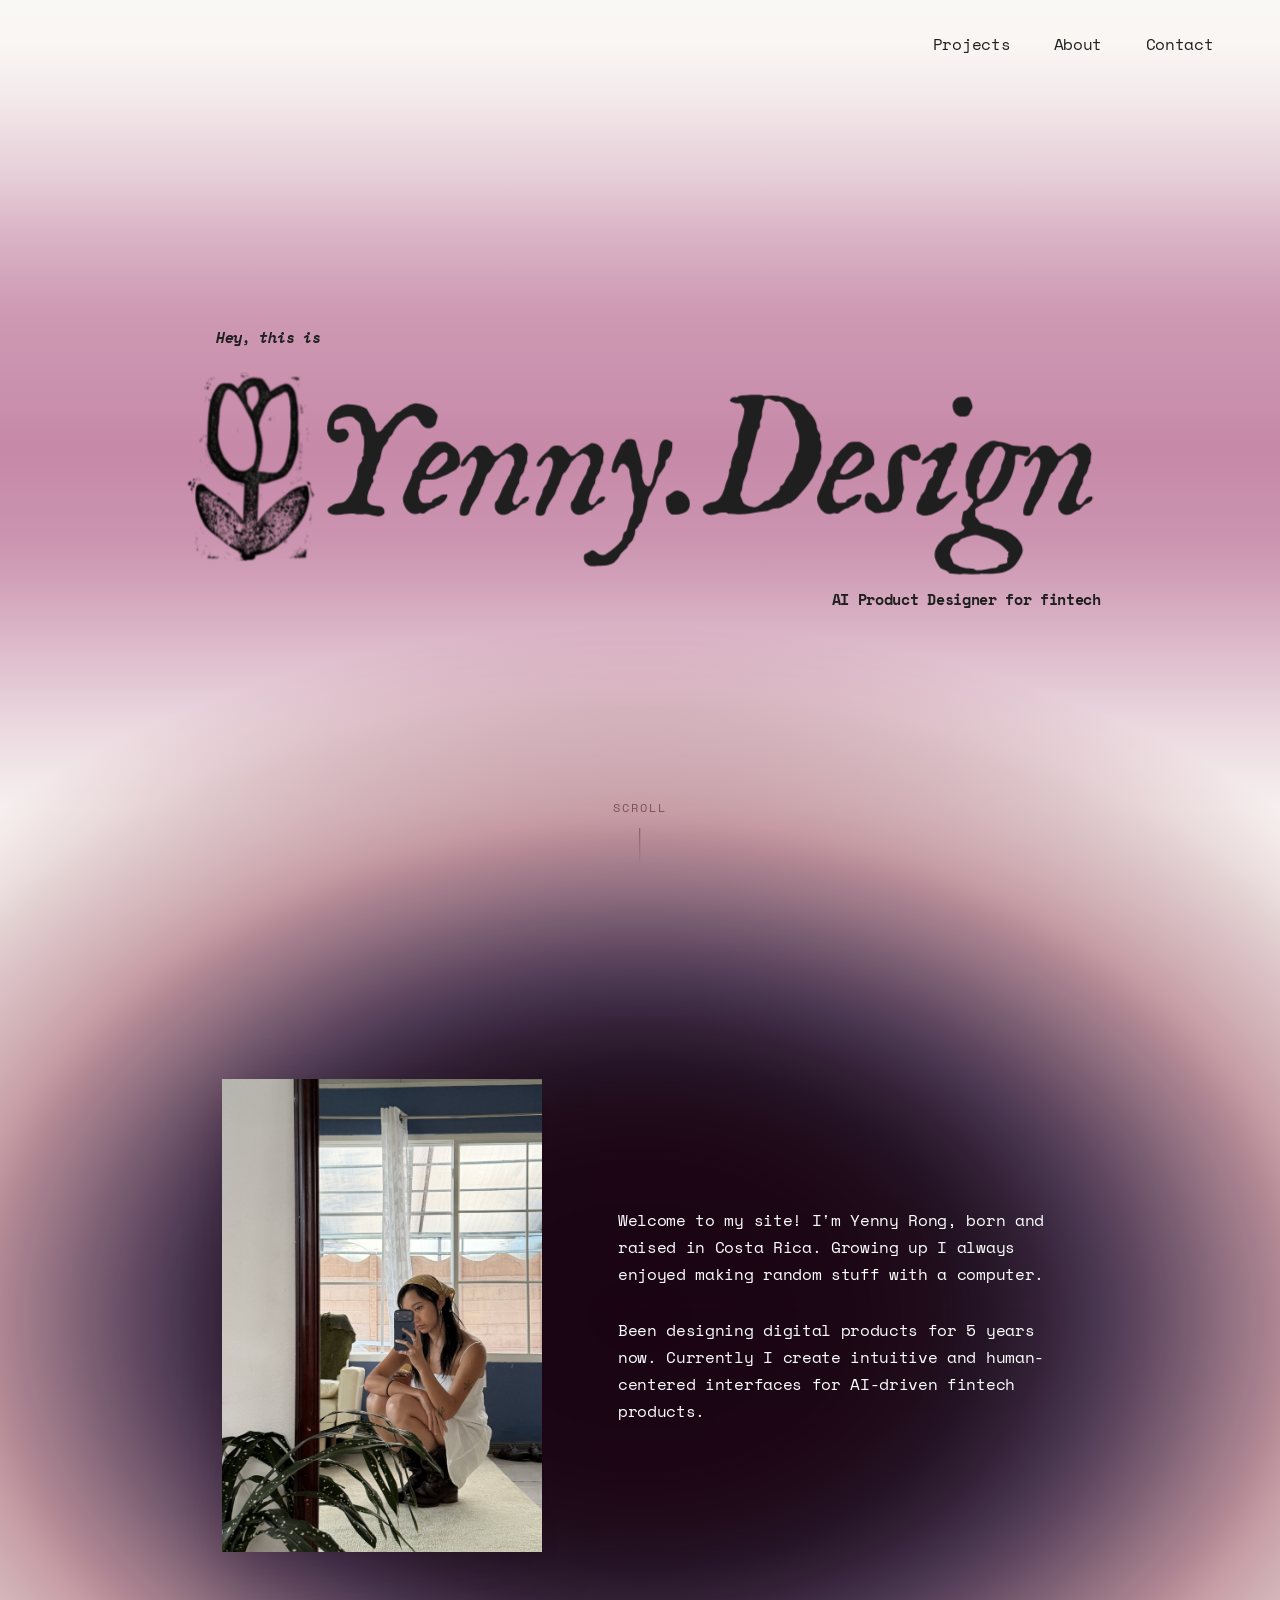
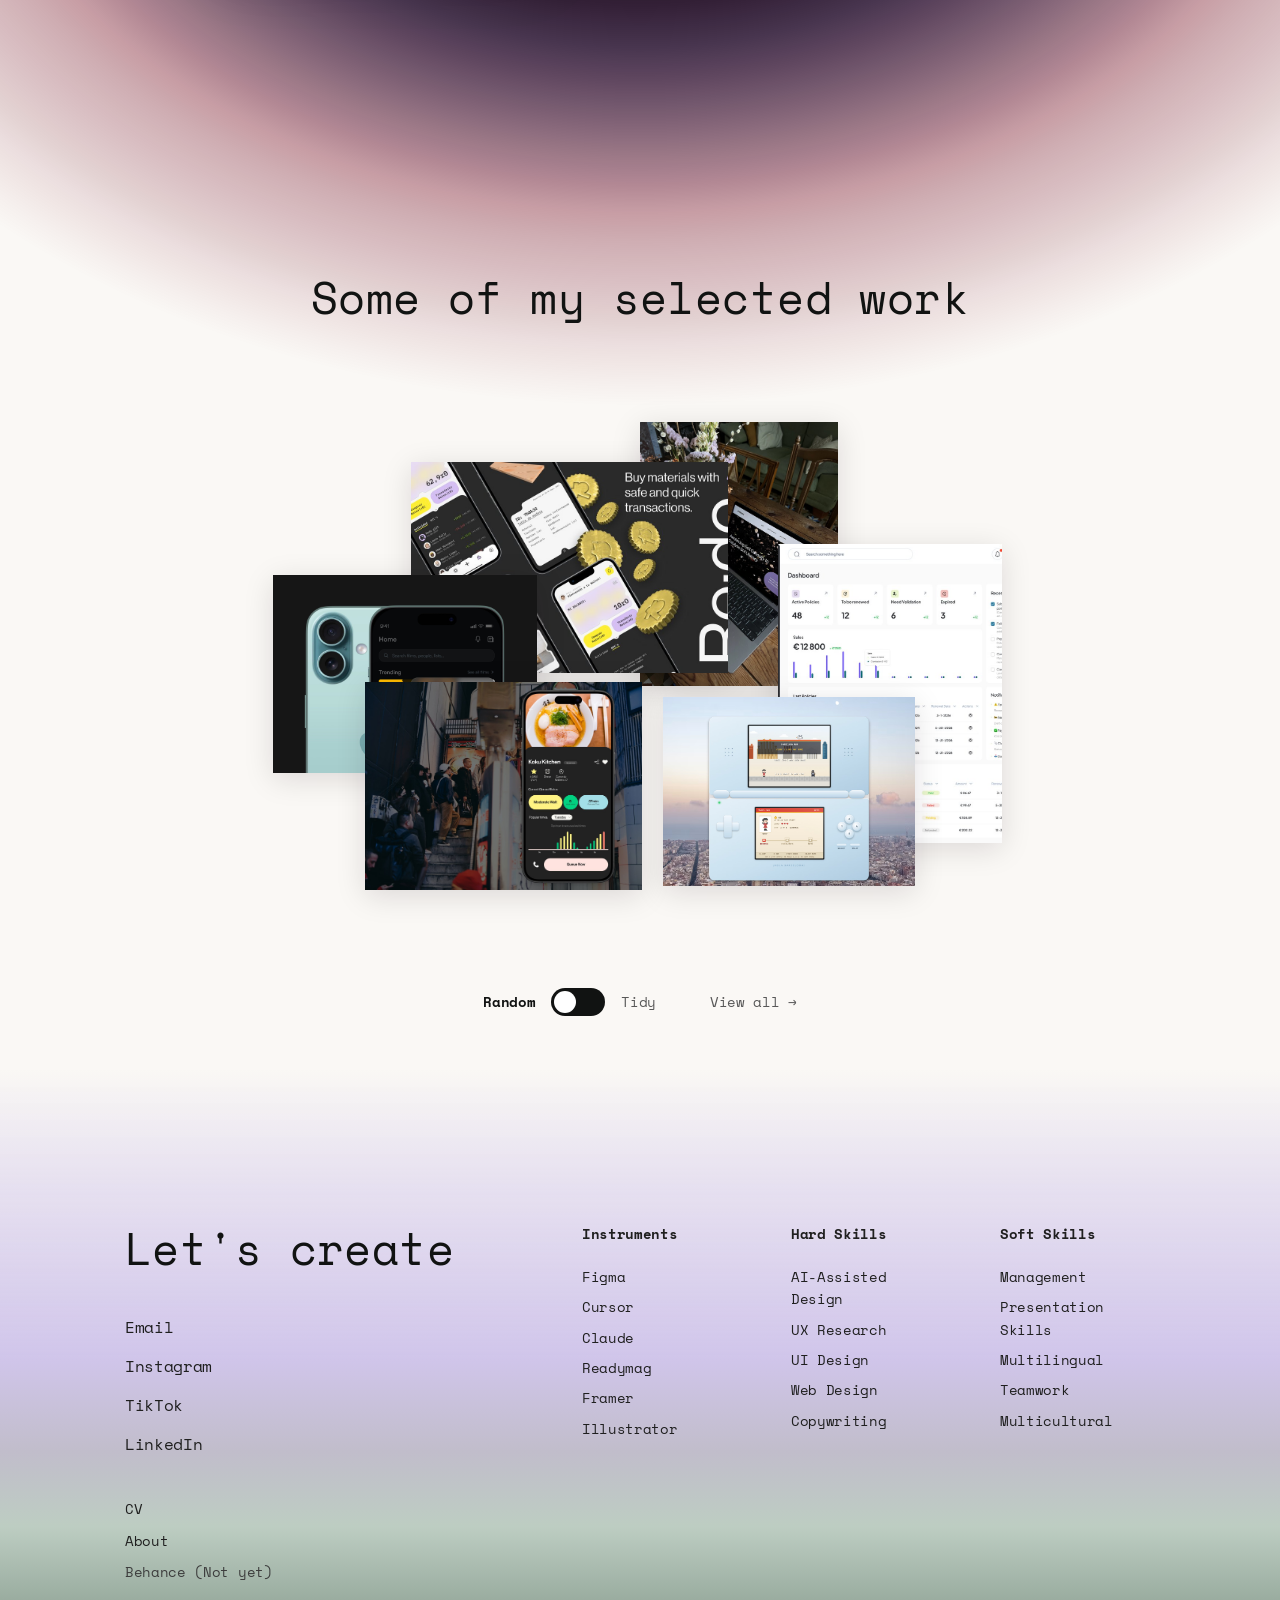
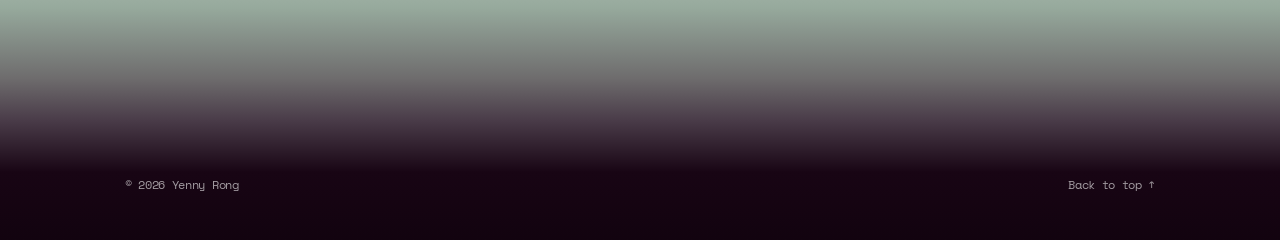
<file: index.html>
<!DOCTYPE html>
<html lang="en">
<head>
<meta charset="UTF-8" />
<meta name="viewport" content="width=device-width, initial-scale=1, viewport-fit=cover" />
<title>Yenny.Design — AI Product Designer for Fintech</title>
<meta name="description" content="Yenny Rong — AI Product Designer for fintech. Intuitive, human-centered interfaces for AI-driven financial products." />
<!-- ── Social preview & canonical ─────────────────────────── -->
<link rel="canonical" href="https://yenny.design/" />
<meta property="og:type" content="website" />
<meta property="og:site_name" content="Yenny.Design" />
<meta property="og:title" content="Yenny.Design — AI Product Designer for Fintech" />
<meta property="og:description" content="Yenny Rong — AI Product Designer for fintech. Intuitive, human-centered interfaces for AI-driven financial products." />
<meta property="og:url" content="https://yenny.design/" />
<meta property="og:image" content="https://yenny.design/img/og/home.jpg" />
<meta property="og:image:width" content="1200" />
<meta property="og:image:height" content="630" />
<meta property="og:image:alt" content="Yenny.Design — AI Product Designer for Fintech" />
<meta name="twitter:card" content="summary_large_image" />
<meta name="twitter:title" content="Yenny.Design — AI Product Designer for Fintech" />
<meta name="twitter:description" content="Yenny Rong — AI Product Designer for fintech. Intuitive, human-centered interfaces for AI-driven financial products." />
<meta name="twitter:image" content="https://yenny.design/img/og/home.jpg" />
<!-- ── /Social preview ────────────────────────────────────── -->
<meta name="theme-color" content="#faf8f5" />

<link rel="preconnect" href="https://fonts.googleapis.com" />
<link rel="preconnect" href="https://fonts.gstatic.com" crossorigin />
<link rel="icon" href="img/icon/icon-32.png" sizes="32x32" />
<link rel="apple-touch-icon" href="img/icon/apple-touch-icon.png" />
<link rel="stylesheet" href="css/style.css" />
<script>document.documentElement.classList.add('js');</script>

<style>
/* ═══════════════════════════════════════════════════════════════
   LANDING PAGE
   Sections: hero → intro → selected work → footer
   Gradients are pure CSS, sampled stop-for-stop from the Figma
   source images, and every outer stop fades to a *tinted* zero-
   alpha colour (never `transparent`) so there is no grey halo.
═══════════════════════════════════════════════════════════════ */

/* ── 1. HERO ─────────────────────────────────────────────────── */

.hero {
  position: relative;
  isolation: isolate;
  min-height: 100svh;
  display: grid;
  place-items: center;
  padding: calc(var(--header-h) + var(--space-8)) var(--gutter) var(--space-10);
  overflow: clip;
}

/* Pink band — vertical gradient, peak aligned with the wordmark */
.hero::before {
  content: '';
  position: absolute;
  inset: 0 -10%;
  z-index: -1;
  pointer-events: none;
  /* The page colour is painted *into* this layer rather than showing
     through it. `.hero` is an isolated stacking context, so a blend-mode
     child can only mix with what is painted inside it — against a
     semi-transparent gradient there is almost nothing to mix with, and the
     cursor glow came out invisible. Opaque here, identical on screen. */
  background-color: var(--color-bg);
  background-image: linear-gradient(180deg,
    rgba(var(--pink), 0)     0%,
    rgba(var(--pink), 0.02)  5%,
    rgba(var(--pink), 0.11)  10%,
    rgba(var(--pink), 0.25)  15%,
    rgba(var(--pink), 0.39)  20%,
    rgba(var(--pink), 0.58)  25%,
    rgba(var(--pink), 0.72)  30%,
    rgba(var(--pink), 0.86)  35%,
    rgba(var(--pink), 0.90)  40%,
    rgba(var(--pink), 0.95)  45%,
    rgba(var(--pink), 1)     50%,
    rgba(var(--pink), 0.95)  55%,
    rgba(var(--pink), 0.90)  60%,
    rgba(var(--pink), 0.77)  65%,
    rgba(var(--pink), 0.61)  70%,
    rgba(var(--pink), 0.46)  75%,
    rgba(var(--pink), 0.30)  80%,
    rgba(var(--pink), 0.18)  85%,
    rgba(var(--pink), 0.07)  90%,
    rgba(var(--pink), 0.02)  95%,
    rgba(var(--pink), 0)     100%
  );
}

/* The wordmark block: everything in the hero is positioned off it,
   so the three elements can never collide at any viewport size. */
.hero-mark {
  position: relative;
  width: min(72vw, 1000px);
  aspect-ratio: 1067 / 261;
  margin-block: clamp(28px, 5vh, 64px);
}

.hero-mark img { width: 100%; height: 100%; }

.hero-eyebrow,
.hero-tagline {
  position: absolute;
  font-size: clamp(12px, 1.15vw, 18px);
  line-height: 1.3;
  color: var(--color-ink);
  white-space: nowrap;
}

.hero-eyebrow {
  left: 4%;
  bottom: calc(100% + 0.5em);
  font-style: italic;
}

.hero-tagline {
  right: 0;
  top: calc(100% + 0.7em);
  font-weight: 700;
  text-align: right;
}

/* Scroll cue */
.hero-cue {
  position: absolute;
  left: 50%;
  bottom: clamp(20px, 4vh, 42px);
  translate: -50% 0;
  display: grid;
  justify-items: center;
  gap: 10px;
  font-size: var(--text-xs);
  letter-spacing: 0.16em;
  text-transform: uppercase;
  color: rgba(31, 31, 31, 0.55);
}
.hero-cue::after {
  content: '';
  width: 1px;
  height: clamp(24px, 4vh, 40px);
  background: linear-gradient(180deg, rgba(31,31,31,0.5), rgba(31,31,31,0));
  animation: cue 2.4s var(--ease-out) infinite;
  transform-origin: top;
}
@keyframes cue {
  0%, 100% { transform: scaleY(0.4); opacity: 0.3; }
  45%      { transform: scaleY(1);   opacity: 1; }
}

/* ── The wordmark that flies from hero into the header ───────── */

#flying-logo {
  position: fixed;
  top: 0;
  left: 0;
  z-index: 250;
  display: block;
  will-change: transform, width;
}
#flying-logo img { width: 100%; height: auto; }

/* With JS on, the in-flow copies only reserve space */
.js .hero-mark img,
.js .nav-logo img { visibility: hidden; }
/* Without JS, no flying logo is inserted and both copies show */
html:not(.js) #flying-logo { display: none; }

/* ── 2. INTRO ────────────────────────────────────────────────── */

.intro {
  position: relative;
  isolation: isolate;
  padding-block: var(--space-12);
  /* Deliberately NOT clipped: the glow has to bleed past the section so
     its zero-alpha rim lands in open cream instead of on a hard edge. */
}

/* Purple glow — elliptical, colour path sampled from Figma, with a
   widened dark core so the bio always clears contrast on it. */
.intro::before {
  content: '';
  position: absolute;
  left: 50%;
  top: 50%;
  translate: -50% -50%;
  width:  max(min(1900px, 152vw), 108%);
  height: max(min(1380px, 110vw), 116%);
  z-index: -1;
  pointer-events: none;
  background: radial-gradient(ellipse 50% 50% at 50% 50%,
    rgba(23, 0, 16, 0.985)  0%,
    rgba(23, 0, 16, 0.975)  22%,
    rgba(22, 0, 16, 0.955)  30%,
    rgba(18, 0, 20, 0.925)  36%,
    rgba(21, 0, 26, 0.870)  42%,
    rgba(24, 0, 34, 0.790)  48%,
    rgba(34, 0, 36, 0.710)  53%,
    rgba(46, 0, 35, 0.620)  58%,
    rgba(63, 0, 32, 0.530)  63%,
    rgba(92, 0, 31, 0.450)  68%,
    rgba(110, 0, 25, 0.365) 72%,
    rgba(108, 0, 24, 0.300) 76%,
    rgba(108, 0, 27, 0.250) 80%,
    rgba(105, 0, 24, 0.200) 84%,
    rgba(105, 0, 21, 0.150) 88%,
    rgba(112, 0, 26, 0.100) 91%,
    rgba(118, 0, 22, 0.068) 94%,
    rgba(120, 0, 28, 0.030) 97%,
    rgba(120, 0, 30, 0)     100%
  );
  /* Held back until the section scrolls into view — the observer puts
     .is-visible on .intro and the glow blooms in behind the bio. */
  opacity: 0;
  transition: opacity 1100ms var(--ease-out);
}

.intro.is-visible::before { opacity: 1; }

.intro-inner {
  width: 100%;
  max-width: calc(980px + var(--gutter) * 2);
  margin-inline: auto;
  padding-inline: var(--gutter);
  display: grid;
  grid-template-columns: minmax(0, 320px) minmax(0, 440px);
  gap: var(--space-9);
  align-items: center;
  justify-content: center;
}

.intro-photo {
  position: relative;
  aspect-ratio: 374 / 553;
  border-radius: 0;
  overflow: hidden;
  background: #1a0a18;
  box-shadow: var(--shadow-lift);
}

.intro-photo img {
  position: absolute;
  inset: 0;
  width: 100%;
  height: 100%;
  object-fit: cover;
}

.intro-text {
  display: flex;
  flex-direction: column;
  gap: var(--space-6);
  color: #fff;
  text-shadow: 0 1px 22px rgba(10, 0, 8, 0.55);
}
.intro-text p { font-size: var(--text-base); line-height: var(--leading-body); }

/* ── 3. SELECTED WORK ────────────────────────────────────────── */

.works { padding-block: var(--space-11) var(--space-8); }

.works-title {
  font-family: var(--font-script);
  /* Matches the footer's "Let's create" heading exactly — including the
     weight, which an <h2> would otherwise default to bold. */
  font-size: clamp(30px, 3.4vw, 54px);
  font-weight: 400;
  line-height: 1.2;
  letter-spacing: 0.01em;
  text-align: center;
  color: var(--color-ink-strong);
  padding-inline: var(--gutter);
}
.works-title .sparkle {
  display: inline-block;
  font-family: var(--font-mono);
  font-size: 0.42em;
  vertical-align: 0.5em;
  letter-spacing: 0.05em;
  white-space: nowrap;
}

.works-stage {
  position: relative;
  width: min(100% - var(--gutter) * 2, var(--container));
  margin: var(--space-9) auto 0;
}

/* ·· Random: an overlapping pile on a fixed-ratio stage, so every
      position scales proportionally at any width ·· */
.works-stage.is-random {
  aspect-ratio: 2.25;
  min-height: 320px;
}
.works-stage.is-random .work-card {
  position: absolute;
  margin: 0;
  cursor: grab;
  touch-action: none;
  user-select: none;
  -webkit-user-select: none;
  /* These are anchors wrapping images — both are natively draggable, and
     the browser's own drag-and-drop steals the gesture a few pixels in. */
  -webkit-user-drag: none;
}
.works-stage.is-random .work-card img { -webkit-user-drag: none; }
.works-stage.is-random .work-card:active { cursor: grabbing; }
/* Captions can't sit below the cards in a pile — whatever is stacked on
   top would bury them — so they become a scrim overlay revealed on hover,
   which also keeps card height exactly equal to image height. */
.works-stage.is-random .work-card-info {
  position: absolute;
  inset: auto 0 0 0;
  margin: 0;
  padding: 28px 16px 13px;
  border-radius: 0;
  background: linear-gradient(180deg,
    rgba(16, 3, 14, 0)    0%,
    rgba(16, 3, 14, 0.72) 45%,
    rgba(16, 3, 14, 0.92) 100%);
  opacity: 0;
  transform: translateY(8px);
  transition: opacity var(--dur-base) var(--ease-out),
              transform var(--dur-base) var(--ease-out);
  pointer-events: none;
}
.works-stage.is-random .work-card:hover  .work-card-info,
.works-stage.is-random .work-card:focus-visible .work-card-info {
  opacity: 1;
  transform: none;
}
.works-stage.is-random .work-card-label { color: rgba(255, 255, 255, 0.7); }
.works-stage.is-random .work-card-title { color: #fff; }

/* Hovering or grabbing lifts a card out of the pile */
.works-stage.is-random .work-card:hover,
.works-stage.is-random .work-card:focus-visible { z-index: 30; }

/* Widths are the previous set +15%; the stage was made proportionally
   taller (2.4 → 2.25) so nothing runs off the bottom. */
.works-stage.is-random .c1 { left: 18%; top: 34%; width: 23%;    z-index: 4; }
.works-stage.is-random .c2 { left: 30%; top: 12%; width: 27.6%;  z-index: 3; }
.works-stage.is-random .c3 { left: 50%; top: 4%;  width: 17.25%; z-index: 1; }
.works-stage.is-random .c4 { left: 26%; top: 55%; width: 24.15%; z-index: 5; }
.works-stage.is-random .c5 { left: 62%; top: 28%; width: 19.55%; z-index: 2; }
.works-stage.is-random .c6 { left: 52%; top: 58%; width: 22%;    z-index: 6; }

.works-stage.is-random .c1 .work-card-img { aspect-ratio: 4 / 3; }
.works-stage.is-random .c2 .work-card-img { aspect-ratio: 3 / 2; }
.works-stage.is-random .c3 .work-card-img { aspect-ratio: 3 / 4; }
.works-stage.is-random .c4 .work-card-img { aspect-ratio: 4 / 3; }
.works-stage.is-random .c5 .work-card-img { aspect-ratio: 3 / 4; }
.works-stage.is-random .c6 .work-card-img { aspect-ratio: 4 / 3; }

/* ·· Tidy: an honest three-column grid ·· */
.works-stage.is-tidy {
  display: grid;
  grid-template-columns: repeat(3, minmax(0, 1fr));
  gap: var(--space-6) var(--space-5);
  aspect-ratio: auto;
  min-height: 0;
}
.works-stage.is-tidy .work-card { position: relative; width: 100%; }

/* ·· Card ·· */
.work-card {
  display: block;
  transition: transform var(--dur-base) var(--ease-out),
              opacity var(--dur-base) var(--ease-out);
}
.work-card:hover { transform: translateY(-6px); }

.work-card-img {
  position: relative;
  aspect-ratio: 4 / 3;
  border-radius: 0;
  overflow: hidden;
  background: #ece7e2;
  box-shadow: var(--shadow-card);
  transition: box-shadow var(--dur-base) var(--ease-out);
}
.work-card:hover .work-card-img { box-shadow: var(--shadow-lift); }

.work-card-img img {
  width: 100%;
  height: 100%;
  object-fit: cover;
  transition: transform var(--dur-slow) var(--ease-out);
}
.work-card:hover .work-card-img img { transform: scale(1.05); }

.work-card-info { margin-top: var(--space-3); }

.work-card-label {
  display: block;
  font-size: var(--text-xs);
  color: var(--color-ink-soft);
  margin-bottom: 2px;
}

/* Mono, not script: the script face is a display voice and turns to mush
   below ~40px. It stays on the section heading and "Let's create". */
.work-card-title {
  display: block;
  font-size: var(--text-md);
  font-weight: 700;
  line-height: 1.3;
  color: var(--color-ink-strong);
}

/* ·· Controls ·· */
.works-footer {
  display: flex;
  flex-wrap: wrap;
  align-items: center;
  justify-content: center;
  gap: var(--space-5) var(--space-8);
  margin-top: var(--space-9);
  padding-inline: var(--gutter);
}

.works-toggle-wrap { display: flex; align-items: center; gap: var(--space-4); }

.toggle-label {
  font-size: var(--text-sm);
  color: var(--color-ink-soft);
  transition: color var(--dur-fast) var(--ease-out);
}
.toggle-label.is-active { color: var(--color-ink-strong); font-weight: 700; }

.toggle-btn {
  width: 54px;
  height: 28px;
  border-radius: 999px;
  background: var(--color-ink-strong);
  position: relative;
  flex-shrink: 0;
}
.toggle-knob {
  position: absolute;
  top: 3px;
  left: 3px;
  width: 22px;
  height: 22px;
  border-radius: 50%;
  background: #fff;
  transition: transform var(--dur-base) var(--ease-out);
}
.toggle-btn[aria-checked="true"] .toggle-knob { transform: translateX(26px); }

.works-view-all {
  font-size: var(--text-sm);
  color: var(--color-ink-soft);
  transition: color var(--dur-fast) var(--ease-out);
}
.works-view-all:hover { color: var(--color-ink-strong); }
.works-view-all span {
  display: inline-block;
  transition: transform var(--dur-base) var(--ease-out);
}
.works-view-all:hover span { transform: translateX(5px); }

/* ── 4. RESPONSIVE ───────────────────────────────────────────── */

@media (max-width: 1100px) {
  .works-stage.is-random { aspect-ratio: 2.1; }
}

@media (max-width: 900px) {
  .intro-inner {
    grid-template-columns: minmax(0, 420px);
    justify-items: center;
    text-align: center;
    gap: var(--space-8);
  }
  .intro-photo { width: min(300px, 72vw); aspect-ratio: 374 / 553; }
  .intro-text  { align-items: center; }
  .works-stage.is-tidy { grid-template-columns: repeat(2, minmax(0, 1fr)); }
}

/* Below the nav breakpoint there isn't room to scatter cards without the
   captions running into each other — fall back to an honest grid. */
@media (max-width: 860px) {
  .works-stage.is-random {
    display: grid;
    grid-template-columns: repeat(2, minmax(0, 1fr));
    gap: var(--space-6) var(--space-4);
    aspect-ratio: auto;
    min-height: 0;
  }
  .works-stage.is-random .work-card {
    position: relative;
    left: auto; top: auto;
    width: 100%;
    cursor: pointer;
  }
  /* No hover on touch — captions go back into the flow, always visible */
  .works-stage.is-random .work-card-info {
    position: relative;
    inset: auto;
    opacity: 1;
    transform: none;
    background: none;
    padding: 0;
    margin-top: var(--space-3);
    pointer-events: auto;
  }
  .works-stage.is-random .work-card-label { color: var(--color-ink-soft); }
  .works-stage.is-random .work-card-title { color: var(--color-ink-strong); }
  .works-stage.is-random .work-card .work-card-img { aspect-ratio: 4 / 3; }
  .works-toggle-wrap { display: none; }
  .works-footer { justify-content: center; }
}

@media (max-width: 700px) {
  .hero-mark { width: 86vw; }
  .hero-eyebrow, .hero-tagline { font-size: 11px; }
  .hero-tagline { white-space: normal; max-width: 62%; }
  .hero-cue { display: none; }
}

@media (max-width: 460px) {
  .works-stage.is-random,
  .works-stage.is-tidy { grid-template-columns: minmax(0, 1fr); }
}
</style>
</head>

<body>

<a class="skip-link" href="#main">Skip to content</a>

<!-- ══════════ HEADER ══════════ -->
<div class="nav-sticky-wrap nav-sticky-wrap--ghost" id="header">
  <nav class="nav" aria-label="Main">
    <a href="index.html" class="nav-logo" id="nav-logo" aria-label="Yenny.Design — home">
      <img src="img/logo.svg" alt="Yenny.Design" width="1067" height="261" />
    </a>
    <ul class="nav-links">
      <li><a href="projects.html">Projects</a></li>
      <li><a href="about.html">About</a></li>
      <li><a href="contact.html">Contact</a></li>
    </ul>
    <button class="nav-burger" id="nav-burger" aria-label="Open menu" aria-expanded="false" aria-controls="nav-overlay">
      <span></span><span></span><span></span>
    </button>
  </nav>
</div>

<div class="nav-overlay" id="nav-overlay">
  <a href="projects.html">Projects</a>
  <a href="about.html">About</a>
  <a href="contact.html">Contact</a>
</div>

<main id="main">

  <!-- ══════════ HERO ══════════ -->
  <section class="hero" aria-labelledby="hero-title">
    <h1 class="hero-mark" id="hero-title">
      <span class="hero-eyebrow">Hey, this is</span>
      <img src="img/logo.svg" alt="Yenny.Design" width="1067" height="261" />
      <span class="hero-tagline">AI Product Designer for fintech</span>
    </h1>
    <span class="hero-cue" aria-hidden="true">Scroll</span>
  </section>

  <!-- ══════════ INTRO ══════════ -->
  <section class="intro" aria-label="About Yenny" data-reveal="glow">
    <div class="intro-inner">
      <figure class="intro-photo" data-reveal="left">
        <img src="img/thumbs/portrait.jpg" alt="Yenny Rong" loading="lazy" />
      </figure>
      <div class="intro-text" data-reveal="right">
        <p>Welcome to my site! I'm Yenny Rong, born and raised in Costa Rica. Growing up I always enjoyed making random stuff with a computer.</p>
        <p>Been designing digital products for 5 years now. Currently I create intuitive and human-centered interfaces for AI-driven fintech products.</p>
      </div>
    </div>
  </section>

  <!-- ══════════ SELECTED WORK ══════════ -->
  <section class="works" aria-labelledby="works-title">

    <h2 class="works-title" id="works-title" data-reveal>
      Some of my selected work
    </h2>

    <div class="works-stage is-random" id="works-stage">

      <a class="work-card c1" href="work-letterboxd.html" data-reveal data-delay="1">
        <div class="work-card-img"><img src="img/thumbs/letterboxd.jpg" alt="Letterboxd App Case Study" loading="lazy" /></div>
        <div class="work-card-info">
          <span class="work-card-label">UX/UI · Personal · 2025</span>
          <span class="work-card-title">Letterboxd App Case Study</span>
        </div>
      </a>

      <a class="work-card c2" href="work-redo.html" data-reveal data-delay="2">
        <div class="work-card-img"><img src="img/thumbs/redo.jpg" alt="Re·do" loading="lazy" /></div>
        <div class="work-card-info">
          <span class="work-card-label">Mobile App · 2024</span>
          <span class="work-card-title">Re·do</span>
        </div>
      </a>

      <a class="work-card c3" href="work-curiosoil.html" data-reveal data-delay="3">
        <div class="work-card-img"><img src="img/thumbs/curiosoil.jpg" alt="Curiosoil" loading="lazy" /></div>
        <div class="work-card-info">
          <span class="work-card-label">Web Design · 2024</span>
          <span class="work-card-title">Curiosoil</span>
        </div>
      </a>

      <a class="work-card c4" href="work-qapp.html" data-reveal data-delay="4">
        <div class="work-card-img"><img src="img/thumbs/qapp.jpg" alt="Q App" loading="lazy" /></div>
        <div class="work-card-info">
          <span class="work-card-label">Mobile App · 2025</span>
          <span class="work-card-title">Q App</span>
        </div>
      </a>

      <a class="work-card c5" href="work-insights.html" data-reveal data-delay="5">
        <div class="work-card-img"><img src="img/thumbs/insights.jpg" alt="Insights." loading="lazy" /></div>
        <div class="work-card-info">
          <span class="work-card-label">Web App · 2025</span>
          <span class="work-card-title">Insights.</span>
        </div>
      </a>

      <a class="work-card c6" href="work-hola-barcelona.html" data-reveal data-delay="6">
        <div class="work-card-img"><img src="img/thumbs/hola.jpg" alt="¡Hola Barcelona!" loading="lazy" /></div>
        <div class="work-card-info">
          <span class="work-card-label">Game · Personal · 2026</span>
          <span class="work-card-title">¡Hola Barcelona!</span>
        </div>
      </a>

    </div>

    <div class="works-footer" data-reveal>
      <div class="works-toggle-wrap">
        <span class="toggle-label is-active" id="label-random">Random</span>
        <button class="toggle-btn" id="layout-toggle" role="switch" aria-checked="false"
                aria-label="Switch between scattered and grid layout">
          <span class="toggle-knob"></span>
        </button>
        <span class="toggle-label" id="label-tidy">Tidy</span>
      </div>
      <a href="projects.html" class="works-view-all">View all <span>&rarr;</span></a>
    </div>

  </section>
</main>

<!-- ══════════ FOOTER ══════════ -->
<footer class="footer">
  <div class="footer-bg" aria-hidden="true"></div>
  <div class="footer-inner">

    <div class="footer-col-left" data-reveal>
      <p class="footer-heading">Let's create</p>
      <div class="footer-contact">
        <a href="mailto:rong.yenny@gmail.com">Email</a>
        <a href="https://instagram.com/yennyrong" target="_blank" rel="noopener">Instagram</a>
        <a href="https://www.tiktok.com/@yennyrong" target="_blank" rel="noopener">TikTok</a>
        <a href="https://www.linkedin.com/in/yennyrong" target="_blank" rel="noopener">LinkedIn</a>
      </div>
      <div class="footer-links-list">
        <a href="files/Yenny-CV-ENGLISH.pdf" target="_blank" rel="noopener">CV</a>
        <a href="about.html">About</a>
        <span>Behance (Not yet)</span>
      </div>
    </div>

    <div class="footer-skills">
      <div class="footer-skill-col" data-reveal data-delay="1">
        <h4>Instruments</h4>
        <ul>
          <li>Figma</li><li>Cursor</li><li>Claude</li>
          <li>Readymag</li><li>Framer</li><li>Illustrator</li>
        </ul>
      </div>
      <div class="footer-skill-col" data-reveal data-delay="2">
        <h4>Hard Skills</h4>
        <ul>
          <li>AI-Assisted Design</li><li>UX Research</li>
          <li>UI Design</li><li>Web Design</li><li>Copywriting</li>
        </ul>
      </div>
      <div class="footer-skill-col" data-reveal data-delay="3">
        <h4>Soft Skills</h4>
        <ul>
          <li>Management</li><li>Presentation Skills</li>
          <li>Multilingual</li><li>Teamwork</li><li>Multicultural</li>
        </ul>
      </div>
    </div>

  </div>

  <div class="footer-base">
    <span>© 2026 Yenny Rong</span>
    <a href="#main">Back to top ↑</a>
  </div>
</footer>

<script>
(function () {
  'use strict';
  var reduce = window.matchMedia('(prefers-reduced-motion: reduce)').matches;

  /* ────────────────────────────────────────────────────────────
     1. Wordmark flight: hero → header
     Both endpoints are read from real elements, so the animation
     stays correct at every breakpoint with nothing hard-coded.
  ──────────────────────────────────────────────────────────── */
  var heroMark = document.querySelector('.hero-mark');
  var navLogo  = document.getElementById('nav-logo');
  var header   = document.getElementById('header');

  if (heroMark && navLogo) {
    var flyer = document.createElement('a');
    flyer.id = 'flying-logo';
    flyer.href = 'index.html';
    flyer.setAttribute('aria-hidden', 'true');
    flyer.setAttribute('tabindex', '-1');
    flyer.innerHTML = '<img src="img/logo.svg" alt="" width="1067" height="261" />';
    document.body.appendChild(flyer);

    var from = null, to = null, travel = 1;

    function measure() {
      var h = heroMark.getBoundingClientRect();
      var n = navLogo.getBoundingClientRect();
      var y = window.scrollY || window.pageYOffset;
      from = { x: h.left, y: h.top + y, w: h.width };
      /* `from` is document-space (the hero scrolls away); `to` is
         viewport-space (the header is fixed, so it never moves). */
      to   = { x: n.left, y: n.top,     w: n.width };
      travel = Math.max(1, window.innerHeight * 0.62);
    }

    function ease(t) { return t < 0.5 ? 2 * t * t : 1 - Math.pow(-2 * t + 2, 2) / 2; }
    function mix(a, b, t) { return a + (b - a) * t; }

    function frame() {
      if (!from) return;
      var y = window.scrollY || window.pageYOffset;
      var p = Math.min(Math.max(y / travel, 0), 1);
      var e = reduce ? (p > 0.02 ? 1 : 0) : ease(p);

      flyer.style.width = mix(from.w, to.w, e) + 'px';
      flyer.style.transform =
        'translate3d(' + mix(from.x, to.x, e) + 'px,' +
                         mix(from.y - y, to.y, e) + 'px,0)';

      heroMark.style.setProperty('--fade', String(Math.max(1 - p * 2.4, 0)));
      header.classList.toggle('is-stuck', p > 0.9);
      ticking = false;
    }

    var ticking = false;
    function onScroll() {
      if (!ticking) { ticking = true; requestAnimationFrame(frame); }
    }

    measure(); frame();
    window.addEventListener('scroll', onScroll, { passive: true });
    window.addEventListener('resize', function () { measure(); frame(); });
    if (document.fonts && document.fonts.ready) {
      document.fonts.ready.then(function () { measure(); frame(); });
    }
    window.addEventListener('load', function () { measure(); frame(); });
  }

  /* Fade the hero's eyebrow + tagline with the same scroll progress */
  var style = document.createElement('style');
  style.textContent =
    '.hero-eyebrow,.hero-tagline{opacity:var(--fade,1);transition:opacity 200ms linear}';
  document.head.appendChild(style);

  /* ────────────────────────────────────────────────────────────
     2. Mobile menu
  ──────────────────────────────────────────────────────────── */
  var burger  = document.getElementById('nav-burger');
  var overlay = document.getElementById('nav-overlay');
  if (burger && overlay) {
    function setMenu(open) {
      burger.classList.toggle('is-open', open);
      overlay.classList.toggle('is-open', open);
      burger.setAttribute('aria-expanded', String(open));
      burger.setAttribute('aria-label', open ? 'Close menu' : 'Open menu');
      document.body.classList.toggle('nav-open', open);
    }
    burger.addEventListener('click', function () {
      setMenu(!overlay.classList.contains('is-open'));
    });
    overlay.addEventListener('click', function (e) {
      if (e.target.tagName === 'A') setMenu(false);
    });
    document.addEventListener('keydown', function (e) {
      if (e.key === 'Escape') setMenu(false);
    });
  }

  /* ────────────────────────────────────────────────────────────
     3. Work cards: Random ↔ Tidy, plus drag in Random mode
  ──────────────────────────────────────────────────────────── */
  var stage  = document.getElementById('works-stage');
  var toggle = document.getElementById('layout-toggle');

  if (stage && toggle) {
    var lblRandom = document.getElementById('label-random');
    var lblTidy   = document.getElementById('label-tidy');

    toggle.addEventListener('click', function () {
      var goTidy = stage.classList.contains('is-random');
      var cards  = stage.querySelectorAll('.work-card');

      cards.forEach(function (c) { c.style.opacity = '0'; });

      setTimeout(function () {
        cards.forEach(function (c) {
          c.style.left = ''; c.style.top = ''; c.style.zIndex = '';
          c.style.transition = ''; c.style.opacity = '';
        });
        stage.classList.toggle('is-random', !goTidy);
        stage.classList.toggle('is-tidy',    goTidy);
        toggle.setAttribute('aria-checked', String(goTidy));
        lblRandom.classList.toggle('is-active', !goTidy);
        lblTidy.classList.toggle('is-active',    goTidy);
      }, 200);
    });

    /* Pointer drag — works for mouse, pen and touch alike */
    var topZ = 10;
    stage.querySelectorAll('.work-card').forEach(function (card) {
      var dragging = false, moved = false;
      var sx = 0, sy = 0, ox = 0, oy = 0;

      // Belt and braces with the CSS above: kill the native drag outright.
      card.addEventListener('dragstart', function (e) { e.preventDefault(); });

      card.addEventListener('pointerdown', function (e) {
        if (!stage.classList.contains('is-random')) return;
        if (window.matchMedia('(max-width: 860px)').matches) return;
        if (e.button !== undefined && e.button !== 0) return;
        e.preventDefault();   // stops the browser starting its own drag

        var sr = stage.getBoundingClientRect();
        var cr = card.getBoundingClientRect();
        ox = cr.left - sr.left;
        oy = cr.top  - sr.top;
        sx = e.clientX; sy = e.clientY;
        dragging = true; moved = false;

        card.style.left = ox + 'px';
        card.style.top  = oy + 'px';
        card.style.zIndex = String(++topZ);
        card.style.transition = 'none';
        card.setPointerCapture(e.pointerId);
      });

      card.addEventListener('pointermove', function (e) {
        if (!dragging) return;
        var dx = e.clientX - sx, dy = e.clientY - sy;
        if (Math.abs(dx) + Math.abs(dy) > 4) moved = true;
        card.style.left = (ox + dx) + 'px';
        card.style.top  = (oy + dy) + 'px';
      });

      function end() {
        if (!dragging) return;
        dragging = false;
        card.style.transition = '';
      }
      card.addEventListener('pointerup', end);
      card.addEventListener('pointercancel', end);

      card.addEventListener('click', function (e) {
        if (moved) { e.preventDefault(); moved = false; }
      });
    });
  }

  /* ────────────────────────────────────────────────────────────
     4. Scroll reveal
  ──────────────────────────────────────────────────────────── */
  var targets = document.querySelectorAll('[data-reveal]');
  if (!('IntersectionObserver' in window) || reduce) {
    targets.forEach(function (el) { el.classList.add('is-visible'); });
  } else {
    var io = new IntersectionObserver(function (entries) {
      entries.forEach(function (entry) {
        if (entry.isIntersecting) {
          entry.target.classList.add('is-visible');
          io.unobserve(entry.target);
        }
      });
    }, { threshold: 0.12, rootMargin: '0px 0px -8% 0px' });
    targets.forEach(function (el) { io.observe(el); });
  }
})();
</script>

<!-- Halftone cursor field on the footer -->
<script src="js/trail.js"></script>

</body>
</html>
</file>
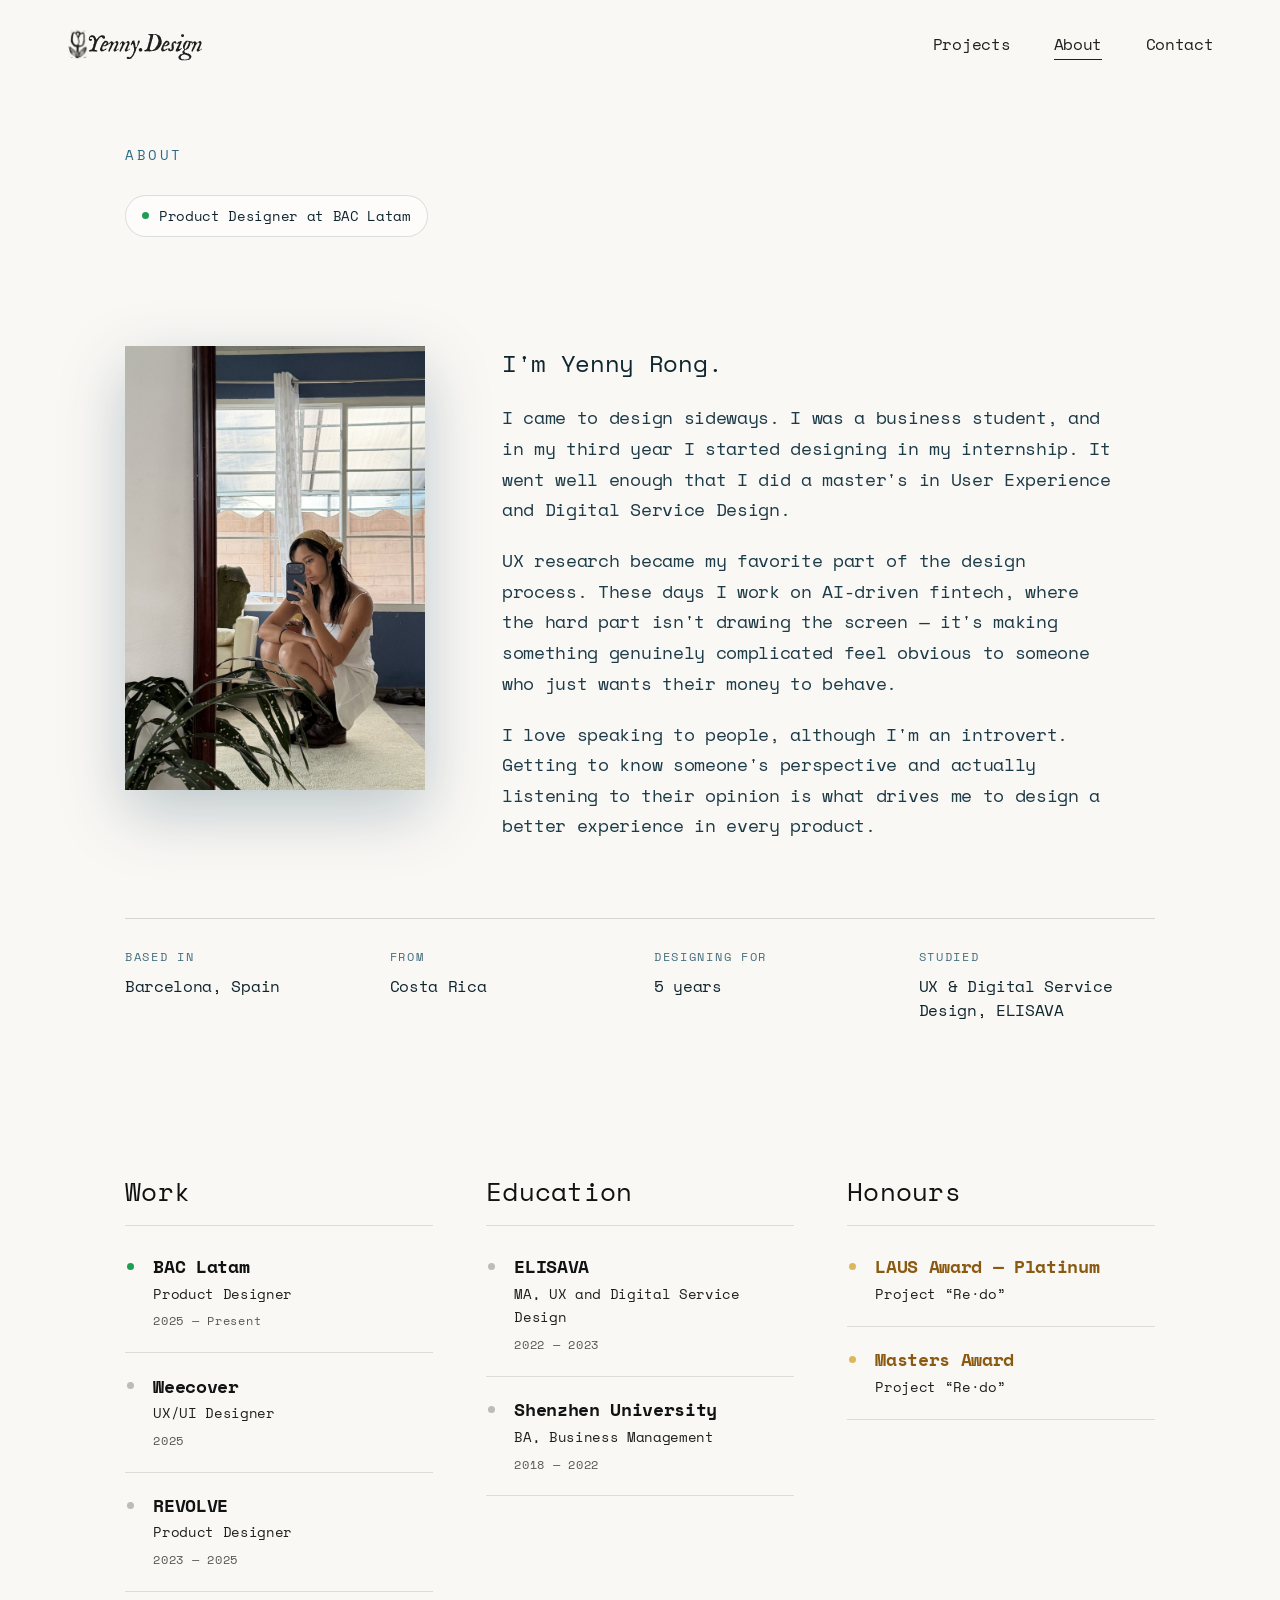
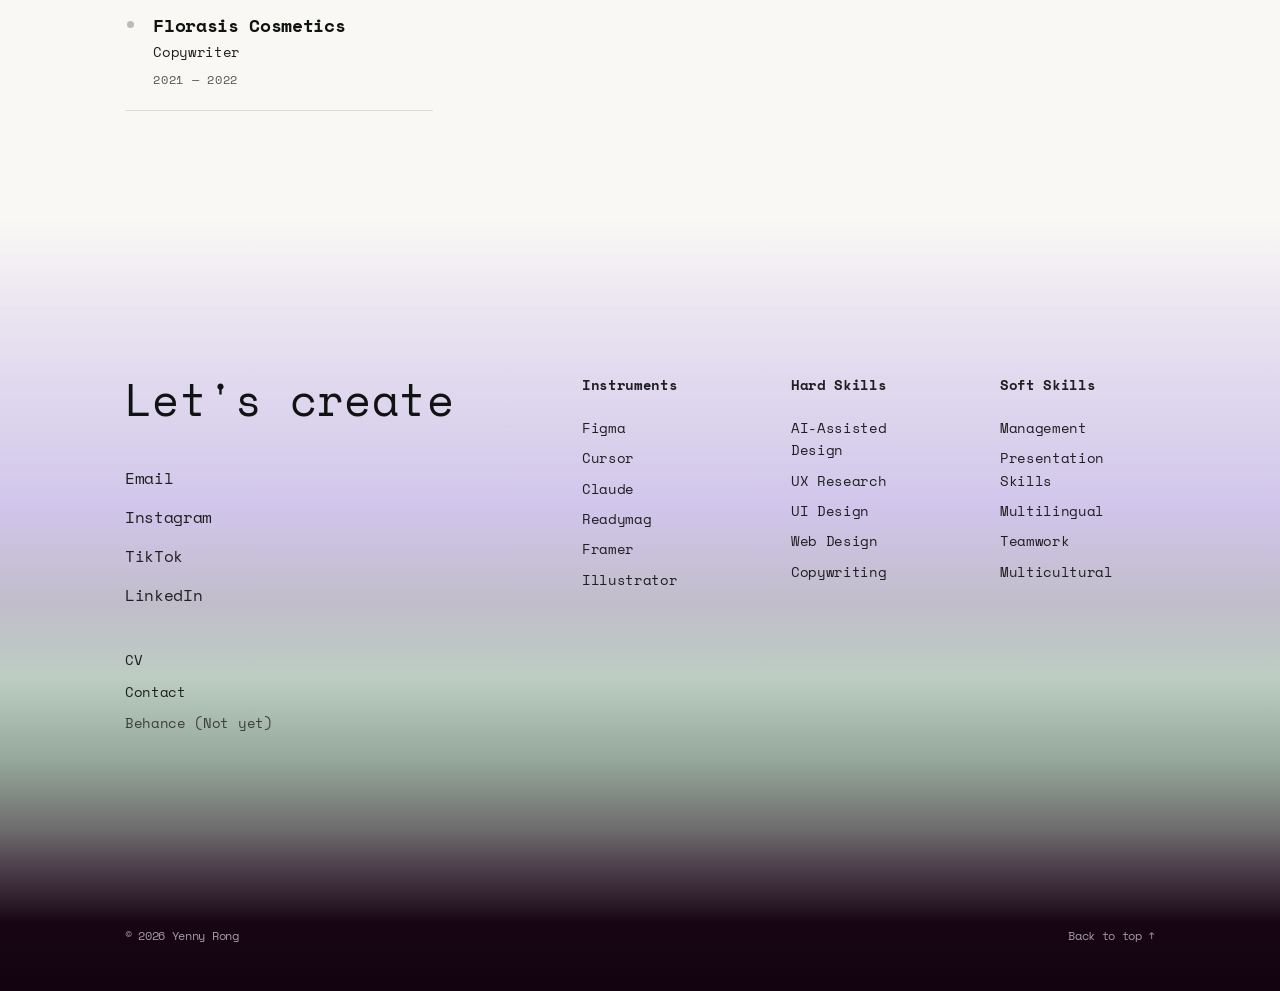
<file: about.html>
<!DOCTYPE html>
<html lang="en">
<head>
<meta charset="UTF-8" />
<meta name="viewport" content="width=device-width, initial-scale=1, viewport-fit=cover" />
<title>About — Yenny.Design</title>
<meta name="description" content="Yenny Rong — product designer for AI-driven fintech. Business student turned UX researcher turned product designer." />
<!-- ── Social preview & canonical ─────────────────────────── -->
<link rel="canonical" href="https://yenny.design/about.html" />
<meta property="og:type" content="profile" />
<meta property="og:site_name" content="Yenny.Design" />
<meta property="og:title" content="About — Yenny.Design" />
<meta property="og:description" content="Yenny Rong — product designer for AI-driven fintech. Business student turned UX researcher turned product designer." />
<meta property="og:url" content="https://yenny.design/about.html" />
<meta property="og:image" content="https://yenny.design/img/og/about.jpg" />
<meta property="og:image:width" content="1200" />
<meta property="og:image:height" content="630" />
<meta property="og:image:alt" content="About — Yenny.Design" />
<meta name="twitter:card" content="summary_large_image" />
<meta name="twitter:title" content="About — Yenny.Design" />
<meta name="twitter:description" content="Yenny Rong — product designer for AI-driven fintech. Business student turned UX researcher turned product designer." />
<meta name="twitter:image" content="https://yenny.design/img/og/about.jpg" />
<!-- ── /Social preview ────────────────────────────────────── -->
<meta name="theme-color" content="#faf8f5" />
<link rel="preconnect" href="https://fonts.googleapis.com" />
<link rel="preconnect" href="https://fonts.gstatic.com" crossorigin />
<link rel="icon" href="img/icon/icon-32.png" sizes="32x32" />
<link rel="apple-touch-icon" href="img/icon/apple-touch-icon.png" />
<link rel="stylesheet" href="css/style.css" />
<script>document.documentElement.classList.add('js');</script>

<style>
/* ═══════════════════════════════════════════════════════════════
   ABOUT
   Plain page: background comes from --color-bg, same as Projects.
═══════════════════════════════════════════════════════════════ */

.sky {
  position: relative;
  isolation: isolate;
  padding: calc(var(--header-h) + var(--space-8)) 0 var(--space-9);
}

.wrap {
  width: 100%;
  max-width: calc(var(--container-narrow) + var(--gutter) * 2);
  margin-inline: auto;
  padding-inline: var(--gutter);
}

/* ── Masthead ─────────────────────────────────────────────── */

.about-kicker {
  font-size: var(--text-sm);
  letter-spacing: 0.18em;
  text-transform: uppercase;
  color: #2f6a86;
}

.about-title {
  margin-top: var(--space-5);
  font-family: var(--font-script);
  font-size: clamp(28px, 3.6vw + 10px, 58px);
  line-height: 1.25;
  letter-spacing: 0.01em;
  color: #10262f;
  max-width: 18ch;
  text-wrap: balance;
}

.about-status {
  margin-top: var(--space-6);
  display: inline-flex;
  align-items: center;
  gap: 10px;
  padding: 8px 16px;
  border-radius: 999px;
  background: rgba(255, 255, 255, 0.6);
  border: 1px solid rgba(16, 38, 47, 0.14);
  font-size: var(--text-sm);
  color: #10262f;
}
.about-status i {
  width: 7px; height: 7px; border-radius: 50%;
  background: #1f9d55;
  animation: pulse 2.6s ease-in-out infinite;
}
@keyframes pulse { 0%,100% { opacity: 1; } 50% { opacity: 0.35; } }

/* ── Bio + portrait ───────────────────────────────────────── */

.bio {
  margin-top: var(--space-10);
  display: grid;
  grid-template-columns: minmax(0, 300px) minmax(0, 1fr);
  gap: var(--space-9);
  align-items: start;
}

.portrait {
  position: relative;
  aspect-ratio: 374 / 553;
  border-radius: 0;
  overflow: hidden;
  background: #0f1c22;
  box-shadow: 0 22px 60px rgba(18, 62, 84, 0.26);
}
.portrait img { position: absolute; inset: 0; width: 100%; height: 100%; object-fit: cover; }
.bio-text { display: flex; flex-direction: column; gap: var(--space-5); }
.bio-text p {
  font-size: var(--text-md);
  line-height: var(--leading-body);
  color: #1c3b47;
  max-width: 56ch;
}
.bio-text .lead {
  font-size: var(--text-lg);
  font-weight: 400;
  line-height: 1.5;
  color: #10262f;
  max-width: 34ch;
}

/* ── Facts strip ──────────────────────────────────────────── */

.facts {
  margin-top: var(--space-9);
  padding-top: var(--space-6);
  border-top: 1px solid rgba(16, 38, 47, 0.16);
  display: grid;
  grid-template-columns: repeat(auto-fit, minmax(150px, 1fr));
  gap: var(--space-6);
}
.fact { display: flex; flex-direction: column; gap: 6px; }
.fact dt {
  font-size: var(--text-xs);
  letter-spacing: 0.14em;
  text-transform: uppercase;
  color: #46707f;
}
.fact dd { font-size: var(--text-base); color: #10262f; line-height: 1.5; }

/* ── CV ───────────────────────────────────────────────────── */

.cv { padding-block: var(--space-9) var(--space-10); }

.cv-grid {
  display: grid;
  grid-template-columns: repeat(auto-fit, minmax(280px, 1fr));
  gap: var(--space-9) var(--space-8);
}

.cv-col h2 {
  font-family: var(--font-script);
  font-size: clamp(18px, 1.4vw + 10px, 26px);
  font-weight: 400;
  letter-spacing: 0.01em;
  line-height: 1.3;
  color: var(--color-ink-strong);
  padding-bottom: var(--space-4);
  border-bottom: 1px solid var(--color-line);
}

.cv-list { margin-top: var(--space-2); }

.cv-item {
  position: relative;
  padding: var(--space-5) 0 var(--space-5) var(--space-6);
  border-bottom: 1px solid var(--color-line);
}
.cv-item::before {
  content: '';
  position: absolute;
  left: 2px;
  top: calc(var(--space-5) + 0.55em);
  width: 7px; height: 7px;
  border-radius: 50%;
  background: rgba(31, 31, 31, 0.28);
  transition: background var(--dur-fast) var(--ease-out), transform var(--dur-fast) var(--ease-out);
}
.cv-item:hover::before { background: #2f8fc4; transform: scale(1.5); }
.cv-item.is-current::before { background: #1f9d55; }

.cv-org {
  font-size: var(--text-md);
  font-weight: 700;
  line-height: 1.35;
  color: var(--color-ink-strong);
}
.cv-role { margin-top: 3px; font-size: var(--text-sm); color: var(--color-ink); }
.cv-year { margin-top: 6px; font-size: var(--text-xs); color: var(--color-ink-soft); letter-spacing: 0.06em; }

.cv-award .cv-org { color: #8a5a12; }
.cv-award::before { background: rgba(212, 160, 40, 0.75); }

/* ── Responsive ───────────────────────────────────────────── */

@media (max-width: 820px) {
  .bio { grid-template-columns: minmax(0, 1fr); gap: var(--space-8); }
  .portrait { width: min(280px, 68vw); }
}
@media (max-width: 700px) {
  .about-title { max-width: none; }
}
</style>
</head>

<body>

<a class="skip-link" href="#main">Skip to content</a>

<div class="nav-sticky-wrap nav-sticky-wrap--ghost" id="header">
  <nav class="nav" aria-label="Main">
    <a href="index.html" class="nav-logo" aria-label="Yenny.Design — home">
      <img src="img/logo.svg" alt="Yenny.Design" width="1067" height="261" />
    </a>
    <ul class="nav-links">
      <li><a href="projects.html">Projects</a></li>
      <li><a href="about.html" aria-current="page">About</a></li>
      <li><a href="contact.html">Contact</a></li>
    </ul>
    <button class="nav-burger" id="nav-burger" aria-label="Open menu" aria-expanded="false" aria-controls="nav-overlay">
      <span></span><span></span><span></span>
    </button>
  </nav>
</div>

<div class="nav-overlay" id="nav-overlay">
  <a href="projects.html">Projects</a>
  <a href="about.html">About</a>
  <a href="contact.html">Contact</a>
</div>

<main id="main">

  <!-- ══════════ SKY ══════════ -->
  <section class="sky" aria-labelledby="about-title">

    <div class="wrap">

      <p class="about-kicker" data-reveal>About</p>

      <p class="about-status" data-reveal data-delay="1">
        <i aria-hidden="true"></i> Product Designer at BAC Latam
      </p>

      <div class="bio">
        <figure class="portrait" data-reveal="left" data-delay="2">
          <img src="img/thumbs/portrait.jpg" alt="Yenny Rong" loading="lazy" />
        </figure>

        <div class="bio-text" data-reveal="right" data-delay="3">
          <!-- Carries the page's h1 now that the display title is gone, so the
               document still has one real heading. -->
          <h1 class="lead" id="about-title">
            I'm Yenny Rong.
          </h1>
          <p>
            I came to design sideways. I was a business student, and in my third
            year I started designing in my internship. It went well enough that
            I did a master's in User Experience and Digital Service Design.
          </p>
          <p>
            UX research became my favorite part of the design process. These days
            I work on AI-driven fintech, where the hard part isn't drawing the
            screen — it's making something genuinely complicated feel obvious to
            someone who just wants their money to behave.
          </p>
          <p>
            I love speaking to people, although I'm an introvert. Getting to know
            someone's perspective and actually listening to their opinion is what
            drives me to design a better experience in every product.
          </p>
        </div>
      </div>

      <dl class="facts" data-reveal data-delay="4">
        <div class="fact"><dt>Based in</dt><dd>Barcelona, Spain</dd></div>
        <div class="fact"><dt>From</dt><dd>Costa Rica</dd></div>
        <div class="fact"><dt>Designing for</dt><dd>5 years</dd></div>
        <div class="fact"><dt>Studied</dt><dd>UX &amp; Digital Service Design, ELISAVA</dd></div>
      </dl>

    </div>
  </section>

  <!-- ══════════ CV ══════════ -->
  <section class="cv" aria-label="Experience, education and honours">
    <div class="wrap">
      <div class="cv-grid">

        <div class="cv-col" data-reveal>
          <h2>Work</h2>
          <div class="cv-list">
            <div class="cv-item is-current">
              <p class="cv-org">BAC Latam</p>
              <p class="cv-role">Product Designer</p>
              <p class="cv-year">2025 — Present</p>
            </div>
            <div class="cv-item">
              <p class="cv-org">Weecover</p>
              <p class="cv-role">UX/UI Designer</p>
              <p class="cv-year">2025</p>
            </div>
            <div class="cv-item">
              <p class="cv-org">REVOLVE</p>
              <p class="cv-role">Product Designer</p>
              <p class="cv-year">2023 — 2025</p>
            </div>
            <div class="cv-item">
              <p class="cv-org">Florasis Cosmetics</p>
              <p class="cv-role">Copywriter</p>
              <p class="cv-year">2021 — 2022</p>
            </div>
          </div>
        </div>

        <div class="cv-col" data-reveal data-delay="1">
          <h2>Education</h2>
          <div class="cv-list">
            <div class="cv-item">
              <p class="cv-org">ELISAVA</p>
              <p class="cv-role">MA, UX and Digital Service Design</p>
              <p class="cv-year">2022 — 2023</p>
            </div>
            <div class="cv-item">
              <p class="cv-org">Shenzhen University</p>
              <p class="cv-role">BA, Business Management</p>
              <p class="cv-year">2018 — 2022</p>
            </div>
          </div>
        </div>

        <div class="cv-col" data-reveal data-delay="2">
          <h2>Honours</h2>
          <div class="cv-list">
            <div class="cv-item cv-award">
              <p class="cv-org">LAUS Award — Platinum</p>
              <p class="cv-role">Project “Re·do”</p>
            </div>
            <div class="cv-item cv-award">
              <p class="cv-org">Masters Award</p>
              <p class="cv-role">Project “Re·do”</p>
            </div>
          </div>
        </div>

      </div>
    </div>
  </section>
</main>

<footer class="footer">
  <div class="footer-bg" aria-hidden="true"></div>
  <div class="footer-inner">

    <div class="footer-col-left" data-reveal>
      <p class="footer-heading">Let's create</p>
      <div class="footer-contact">
        <a href="mailto:rong.yenny@gmail.com">Email</a>
        <a href="https://instagram.com/yennyrong" target="_blank" rel="noopener">Instagram</a>
        <a href="https://www.tiktok.com/@yennyrong" target="_blank" rel="noopener">TikTok</a>
        <a href="https://www.linkedin.com/in/yennyrong" target="_blank" rel="noopener">LinkedIn</a>
      </div>
      <div class="footer-links-list">
        <a href="files/Yenny-CV-ENGLISH.pdf" target="_blank" rel="noopener">CV</a>
        <a href="contact.html">Contact</a>
        <span>Behance (Not yet)</span>
      </div>
    </div>

    <div class="footer-skills">
      <div class="footer-skill-col" data-reveal data-delay="1">
        <h4>Instruments</h4>
        <ul><li>Figma</li><li>Cursor</li><li>Claude</li><li>Readymag</li><li>Framer</li><li>Illustrator</li></ul>
      </div>
      <div class="footer-skill-col" data-reveal data-delay="2">
        <h4>Hard Skills</h4>
        <ul><li>AI-Assisted Design</li><li>UX Research</li><li>UI Design</li><li>Web Design</li><li>Copywriting</li></ul>
      </div>
      <div class="footer-skill-col" data-reveal data-delay="3">
        <h4>Soft Skills</h4>
        <ul><li>Management</li><li>Presentation Skills</li><li>Multilingual</li><li>Teamwork</li><li>Multicultural</li></ul>
      </div>
    </div>

  </div>

  <div class="footer-base">
    <span>© 2026 Yenny Rong</span>
    <a href="#main">Back to top ↑</a>
  </div>
</footer>

<script>
(function () {
  'use strict';
  var reduce = window.matchMedia('(prefers-reduced-motion: reduce)').matches;

  /* ── Mobile menu ─────────────────────────────────────────── */
  var burger  = document.getElementById('nav-burger');
  var overlay = document.getElementById('nav-overlay');
  if (burger && overlay) {
    var setMenu = function (open) {
      burger.classList.toggle('is-open', open);
      overlay.classList.toggle('is-open', open);
      burger.setAttribute('aria-expanded', String(open));
      burger.setAttribute('aria-label', open ? 'Close menu' : 'Open menu');
      document.body.classList.toggle('nav-open', open);
    };
    burger.addEventListener('click', function () { setMenu(!overlay.classList.contains('is-open')); });
    overlay.addEventListener('click', function (e) { if (e.target.tagName === 'A') setMenu(false); });
    document.addEventListener('keydown', function (e) { if (e.key === 'Escape') setMenu(false); });
  }

  /* ── Header goes solid once you scroll off the gradient ──── */
  var header = document.getElementById('header');
  var onScroll = function () { header.classList.toggle('is-stuck', (window.scrollY || 0) > 40); };
  window.addEventListener('scroll', onScroll, { passive: true });
  onScroll();

  /* ── Scroll reveal ───────────────────────────────────────── */
  var targets = document.querySelectorAll('[data-reveal]');
  if (!('IntersectionObserver' in window) || reduce) {
    targets.forEach(function (el) { el.classList.add('is-visible'); });
  } else {
    var io = new IntersectionObserver(function (entries) {
      entries.forEach(function (en) {
        if (en.isIntersecting) { en.target.classList.add('is-visible'); io.unobserve(en.target); }
      });
    }, { threshold: 0.1, rootMargin: '0px 0px -6% 0px' });
    targets.forEach(function (el) { io.observe(el); });
  }
})();
</script>

<script src="js/trail.js"></script>

</body>
</html>
</file>
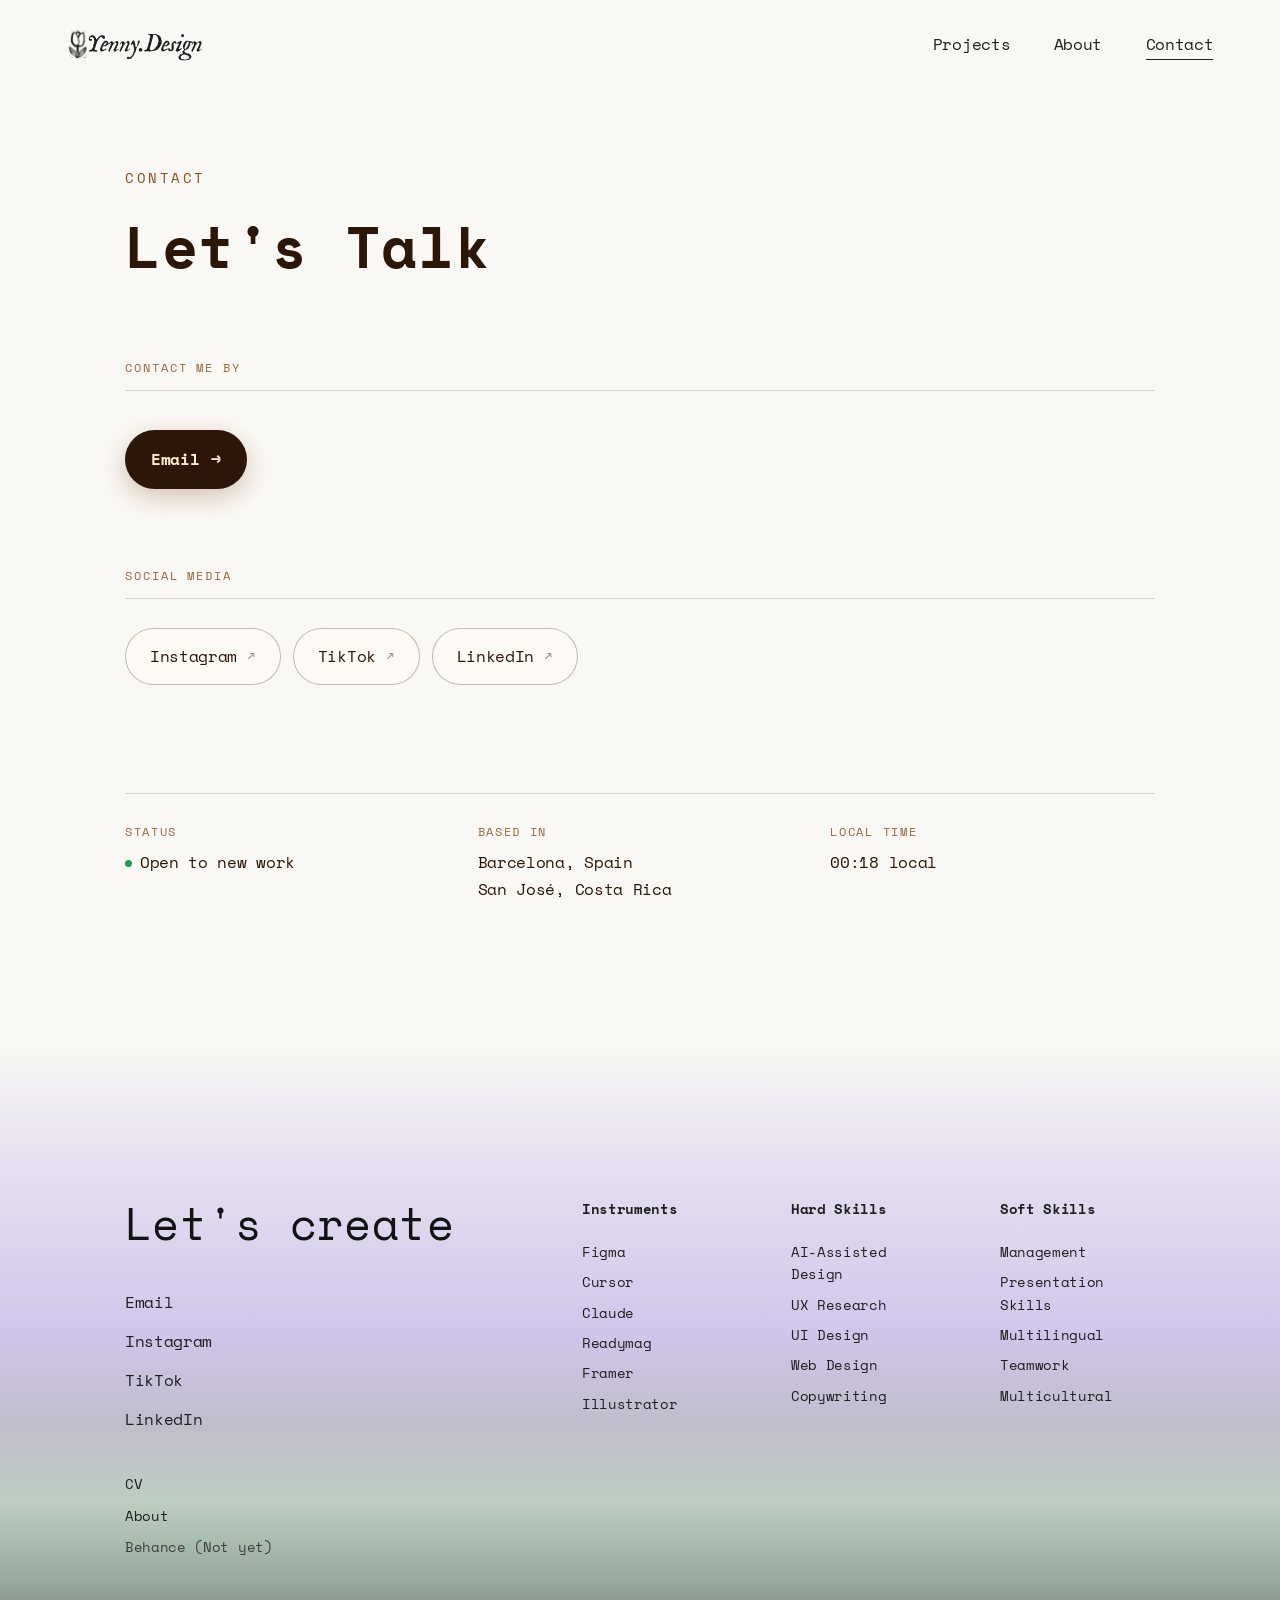
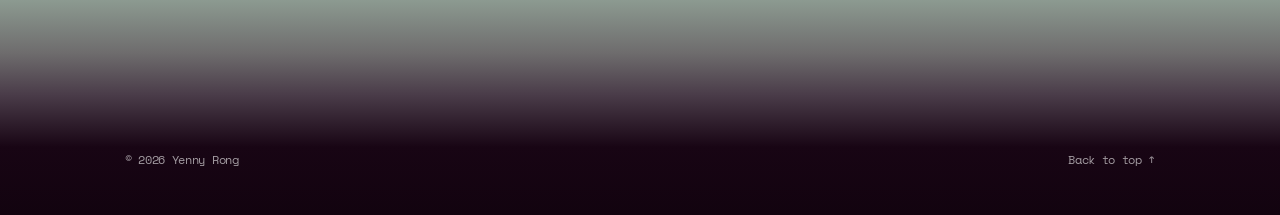
<file: contact.html>
<!DOCTYPE html>
<html lang="en">
<head>
<meta charset="UTF-8" />
<meta name="viewport" content="width=device-width, initial-scale=1, viewport-fit=cover" />
<title>Contact — Yenny.Design</title>
<meta name="description" content="Get in touch with Yenny Rong — AI Product Designer for fintech. Open to roles, freelance projects and collaborations." />
<!-- ── Social preview & canonical ─────────────────────────── -->
<link rel="canonical" href="https://yenny.design/contact.html" />
<meta property="og:type" content="website" />
<meta property="og:site_name" content="Yenny.Design" />
<meta property="og:title" content="Contact — Yenny.Design" />
<meta property="og:description" content="Get in touch with Yenny Rong — AI Product Designer for fintech. Open to roles, freelance projects and collaborations." />
<meta property="og:url" content="https://yenny.design/contact.html" />
<meta property="og:image" content="https://yenny.design/img/og/home.jpg" />
<meta property="og:image:width" content="1200" />
<meta property="og:image:height" content="630" />
<meta property="og:image:alt" content="Contact — Yenny.Design" />
<meta name="twitter:card" content="summary_large_image" />
<meta name="twitter:title" content="Contact — Yenny.Design" />
<meta name="twitter:description" content="Get in touch with Yenny Rong — AI Product Designer for fintech. Open to roles, freelance projects and collaborations." />
<meta name="twitter:image" content="https://yenny.design/img/og/home.jpg" />
<!-- ── /Social preview ────────────────────────────────────── -->
<meta name="theme-color" content="#faf8f5" />
<link rel="preconnect" href="https://fonts.googleapis.com" />
<link rel="preconnect" href="https://fonts.gstatic.com" crossorigin />
<link rel="icon" href="img/icon/icon-32.png" sizes="32x32" />
<link rel="apple-touch-icon" href="img/icon/apple-touch-icon.png" />
<link rel="stylesheet" href="css/style.css" />
<script>document.documentElement.classList.add('js');</script>

<style>
/* ═══════════════════════════════════════════════════════════════
   CONTACT — "rising sun" composition
   One very large warm gradient anchored off the top-right corner,
   a flat sun disc, and a horizon wash from below. Same gradient
   discipline as the rest of the site: every outer stop fades to a
   *tinted* zero-alpha colour, never `transparent`.
═══════════════════════════════════════════════════════════════ */

.jp {
  position: relative;
  isolation: isolate;
  min-height: 100svh;
  display: grid;
  align-content: center;
  padding: calc(var(--header-h) + var(--space-9)) 0 var(--space-11);
  /* Not clipped — clipping slices the corner gradient's own falloff into a
     visible seam. Horizontal spill is handled by overflow-x on <html>. */
}

.jp-inner {
  position: relative;
  width: 100%;
  max-width: calc(var(--container-narrow) + var(--gutter) * 2);
  margin-inline: auto;
  padding-inline: var(--gutter);
}

/* ── Headline ─────────────────────────────────────────────── */

.jp-eyebrow {
  font-size: var(--text-sm);
  letter-spacing: 0.18em;
  text-transform: uppercase;
  color: #8a4b18;
  margin-bottom: var(--space-5);
}

.jp-title {
  font-family: var(--font-script);
  font-size: clamp(30px, 4.6vw, 62px);
  line-height: 1.2;
  letter-spacing: 0.01em;
  color: #2b1608;
  max-width: 17ch;
  text-wrap: balance;
}

.jp-lede {
  margin-top: var(--space-6);
  max-width: 46ch;
  font-size: var(--text-md);
  line-height: var(--leading-body);
  color: #4a2c14;
}


/* ── Sections ─────────────────────────────────────────────── */

.jp-block { margin-top: var(--space-9); }

.jp-block-title {
  font-size: var(--text-xs);
  font-weight: 400;
  letter-spacing: 0.16em;
  text-transform: uppercase;
  color: #96683f;
  padding-bottom: var(--space-3);
  border-bottom: 1px solid rgba(43, 22, 8, 0.16);
  margin-bottom: var(--space-6);
}

.jp-socials { display: flex; flex-wrap: wrap; gap: var(--space-3); }

.jp-social {
  display: inline-flex;
  align-items: center;
  gap: 10px;
  padding: 14px 24px;
  border-radius: 999px;
  border: 1px solid rgba(43, 22, 8, 0.28);
  background: rgba(255, 252, 245, 0.5);
  color: #2b1608;
  font-size: var(--text-base);
  transition: border-color var(--dur-fast) var(--ease-out),
              background var(--dur-fast) var(--ease-out),
              transform var(--dur-fast) var(--ease-out);
}
.jp-social:hover {
  border-color: rgba(43, 22, 8, 0.6);
  background: rgba(255, 252, 245, 0.8);
  transform: translateY(-2px);
}
.jp-social span { opacity: 0.5; font-size: 0.85em; }

/* ── Intent picker ────────────────────────────────────────── */

.jp-picker { margin-top: 0; }

.jp-picker-label {
  font-size: var(--text-sm);
  color: #6d431f;
  margin-bottom: var(--space-4);
}

.jp-chips {
  display: flex;
  flex-wrap: wrap;
  gap: var(--space-3);
}

.jp-chip {
  padding: 10px 18px;
  border-radius: 999px;
  border: 1px solid rgba(43, 22, 8, 0.28);
  background: rgba(255, 252, 245, 0.5);
  color: #2b1608;
  font-size: var(--text-sm);
  line-height: 1.3;
  transition: background var(--dur-fast) var(--ease-out),
              border-color var(--dur-fast) var(--ease-out),
              color var(--dur-fast) var(--ease-out),
              transform var(--dur-fast) var(--ease-out);
}
.jp-chip:hover { border-color: rgba(43, 22, 8, 0.55); transform: translateY(-2px); }
.jp-chip[aria-pressed="true"] {
  background: #2b1608;
  border-color: #2b1608;
  color: #ffeccd;
}

/* ── Action row ───────────────────────────────────────────── */

.jp-actions {
  margin-top: var(--space-7);
  display: flex;
  flex-wrap: wrap;
  align-items: center;
  gap: var(--space-4);
}

.jp-send {
  display: inline-flex;
  align-items: center;
  gap: 12px;
  padding: 16px 26px;
  border-radius: 999px;
  background: #2b1608;
  color: #ffeccd;
  font-size: var(--text-base);
  font-weight: 700;
  transition: transform var(--dur-fast) var(--ease-out),
              box-shadow var(--dur-base) var(--ease-out);
  box-shadow: 0 8px 26px rgba(120, 62, 12, 0.28);
}
.jp-send:hover { transform: translateY(-2px); box-shadow: 0 14px 38px rgba(120, 62, 12, 0.34); }
.jp-send span { transition: transform var(--dur-base) var(--ease-out); }
.jp-send:hover span { transform: translateX(4px); }

.jp-copy {
  display: inline-flex;
  align-items: center;
  gap: 10px;
  padding: 15px 22px;
  border-radius: 999px;
  border: 1px solid rgba(43, 22, 8, 0.3);
  color: #2b1608;
  font-size: var(--text-base);
  transition: border-color var(--dur-fast) var(--ease-out),
              background var(--dur-fast) var(--ease-out);
}
.jp-copy:hover { border-color: rgba(43, 22, 8, 0.6); background: rgba(255, 252, 245, 0.6); }
.jp-copy.is-done { border-color: #1f6b3a; color: #1f6b3a; }

.jp-hint {
  margin-top: var(--space-4);
  font-size: var(--text-xs);
  color: #7a5231;
  min-height: 1.4em;
}

/* ── Meta strip ───────────────────────────────────────────── */

.jp-meta {
  margin-top: var(--space-10);
  padding-top: var(--space-6);
  border-top: 1px solid rgba(43, 22, 8, 0.16);
  display: grid;
  grid-template-columns: repeat(auto-fit, minmax(150px, 1fr));
  gap: var(--space-6);
}

.jp-meta-item { display: flex; flex-direction: column; gap: 6px; }

.jp-meta-key {
  font-size: var(--text-xs);
  letter-spacing: 0.14em;
  text-transform: uppercase;
  color: #96683f;
}

.jp-meta-val { font-size: var(--text-base); color: #2b1608; }
.jp-meta-val a { text-underline-offset: 4px; }
.jp-meta-val a:hover { text-decoration: underline; }

.jp-clock { font-variant-numeric: tabular-nums; }

.jp-dot {
  display: inline-block;
  width: 7px;
  height: 7px;
  border-radius: 50%;
  background: #1f9d55;
  margin-right: 8px;
  vertical-align: 1px;
  animation: pulse 2.6s ease-in-out infinite;
}
@keyframes pulse { 0%, 100% { opacity: 1; } 50% { opacity: 0.35; } }

@media (max-width: 700px) {
  .jp { align-content: start; }
  .jp-actions { flex-direction: column; align-items: stretch; }
  .jp-send, .jp-copy { justify-content: center; }
}
</style>
</head>

<body>

<a class="skip-link" href="#main">Skip to content</a>

<div class="nav-sticky-wrap nav-sticky-wrap--ghost" id="header">
  <nav class="nav" aria-label="Main">
    <a href="index.html" class="nav-logo" aria-label="Yenny.Design — home">
      <img src="img/logo.svg" alt="Yenny.Design" width="1067" height="261" />
    </a>
    <ul class="nav-links">
      <li><a href="projects.html">Projects</a></li>
      <li><a href="about.html">About</a></li>
      <li><a href="contact.html" aria-current="page">Contact</a></li>
    </ul>
    <button class="nav-burger" id="nav-burger" aria-label="Open menu" aria-expanded="false" aria-controls="nav-overlay">
      <span></span><span></span><span></span>
    </button>
  </nav>
</div>

<div class="nav-overlay" id="nav-overlay">
  <a href="projects.html">Projects</a>
  <a href="about.html">About</a>
  <a href="contact.html">Contact</a>
</div>

<main id="main">
  <section class="jp" aria-labelledby="jp-title">
    <div class="jp-inner">

      <p class="jp-eyebrow" data-reveal>Contact</p>

      <h1 class="jp-title" id="jp-title" data-reveal data-delay="1">Let's Talk</h1>

      <!-- ── Contact me by ─────────────────────────────────────── -->
      <section class="jp-block" data-reveal data-delay="3">
        <h2 class="jp-block-title">Contact me by</h2>

        <div class="jp-actions">
          <a class="jp-send" href="mailto:rong.yenny@gmail.com">
            Email <span aria-hidden="true">&rarr;</span>
          </a>
        </div>
      </section>

      <!-- ── Social media ──────────────────────────────────────── -->
      <section class="jp-block" data-reveal data-delay="4">
        <h2 class="jp-block-title">Social media</h2>
        <div class="jp-socials">
          <a class="jp-social" href="https://instagram.com/yennyrong" target="_blank" rel="noopener">Instagram <span aria-hidden="true">&#8599;</span></a>
          <!-- TODO Yenny: confirm these two handles -->
          <a class="jp-social" href="https://www.tiktok.com/@yennyrong" target="_blank" rel="noopener">TikTok <span aria-hidden="true">&#8599;</span></a>
          <a class="jp-social" href="https://www.linkedin.com/in/yennyrong" target="_blank" rel="noopener">LinkedIn <span aria-hidden="true">&#8599;</span></a>
        </div>
      </section>

      <div class="jp-meta" data-reveal data-delay="5">
        <div class="jp-meta-item">
          <span class="jp-meta-key">Status</span>
          <span class="jp-meta-val"><i class="jp-dot" aria-hidden="true"></i>Open to new work</span>
        </div>
        <div class="jp-meta-item">
          <span class="jp-meta-key">Based in</span>
          <span class="jp-meta-val">Barcelona, Spain<br />San José, Costa Rica</span>
        </div>
        <div class="jp-meta-item">
          <span class="jp-meta-key">Local time</span>
          <span class="jp-meta-val jp-clock" id="jp-clock">—</span>
        </div>
      </div>

    </div>
  </section>
</main>

<footer class="footer">
  <div class="footer-bg" aria-hidden="true"></div>
  <div class="footer-inner">

    <div class="footer-col-left" data-reveal>
      <p class="footer-heading">Let's create</p>
      <div class="footer-contact">
        <a href="mailto:rong.yenny@gmail.com">Email</a>
        <a href="https://instagram.com/yennyrong" target="_blank" rel="noopener">Instagram</a>
        <a href="https://www.tiktok.com/@yennyrong" target="_blank" rel="noopener">TikTok</a>
        <a href="https://www.linkedin.com/in/yennyrong" target="_blank" rel="noopener">LinkedIn</a>
      </div>
      <div class="footer-links-list">
        <a href="files/Yenny-CV-ENGLISH.pdf" target="_blank" rel="noopener">CV</a>
        <a href="about.html">About</a>
        <span>Behance (Not yet)</span>
      </div>
    </div>

    <div class="footer-skills">
      <div class="footer-skill-col" data-reveal data-delay="1">
        <h4>Instruments</h4>
        <ul><li>Figma</li><li>Cursor</li><li>Claude</li><li>Readymag</li><li>Framer</li><li>Illustrator</li></ul>
      </div>
      <div class="footer-skill-col" data-reveal data-delay="2">
        <h4>Hard Skills</h4>
        <ul><li>AI-Assisted Design</li><li>UX Research</li><li>UI Design</li><li>Web Design</li><li>Copywriting</li></ul>
      </div>
      <div class="footer-skill-col" data-reveal data-delay="3">
        <h4>Soft Skills</h4>
        <ul><li>Management</li><li>Presentation Skills</li><li>Multilingual</li><li>Teamwork</li><li>Multicultural</li></ul>
      </div>
    </div>

  </div>

  <div class="footer-base">
    <span>© 2026 Yenny Rong</span>
    <a href="#main">Back to top ↑</a>
  </div>
</footer>

<script>
(function () {
  'use strict';

  /* Change this one line if the "Based in" copy above changes. */
  var TIMEZONE = 'Europe/Madrid';
  var EMAIL    = 'rong.yenny@gmail.com';

  var reduce = window.matchMedia('(prefers-reduced-motion: reduce)').matches;

  /* ── Mobile menu ─────────────────────────────────────────── */
  var burger  = document.getElementById('nav-burger');
  var overlay = document.getElementById('nav-overlay');
  if (burger && overlay) {
    var setMenu = function (open) {
      burger.classList.toggle('is-open', open);
      overlay.classList.toggle('is-open', open);
      burger.setAttribute('aria-expanded', String(open));
      burger.setAttribute('aria-label', open ? 'Close menu' : 'Open menu');
      document.body.classList.toggle('nav-open', open);
    };
    burger.addEventListener('click', function () {
      setMenu(!overlay.classList.contains('is-open'));
    });
    overlay.addEventListener('click', function (e) { if (e.target.tagName === 'A') setMenu(false); });
    document.addEventListener('keydown', function (e) { if (e.key === 'Escape') setMenu(false); });
  }

  /* ── Header goes solid once you scroll off the gradient ──── */
  var header = document.getElementById('header');
  var onScroll = function () {
    header.classList.toggle('is-stuck', (window.scrollY || 0) > 40);
  };
  window.addEventListener('scroll', onScroll, { passive: true });
  onScroll();

  /* ── Live local time ─────────────────────────────────────── */
  var clock = document.getElementById('jp-clock');
  if (clock) {
    var fmt;
    try {
      fmt = new Intl.DateTimeFormat('en-GB', {
        timeZone: TIMEZONE, hour: '2-digit', minute: '2-digit', hour12: false
      });
    } catch (err) { fmt = null; }
    var tick = function () {
      clock.textContent = fmt ? fmt.format(new Date()) + ' local' : '';
    };
    tick();
    setInterval(tick, 15000);
  }

  /* ── Scroll reveal ───────────────────────────────────────── */
  var targets = document.querySelectorAll('[data-reveal]');
  if (!('IntersectionObserver' in window) || reduce) {
    targets.forEach(function (el) { el.classList.add('is-visible'); });
  } else {
    var io = new IntersectionObserver(function (entries) {
      entries.forEach(function (en) {
        if (en.isIntersecting) { en.target.classList.add('is-visible'); io.unobserve(en.target); }
      });
    }, { threshold: 0.12, rootMargin: '0px 0px -8% 0px' });
    targets.forEach(function (el) { io.observe(el); });
  }
})();
</script>

<script src="js/trail.js"></script>

</body>
</html>
</file>
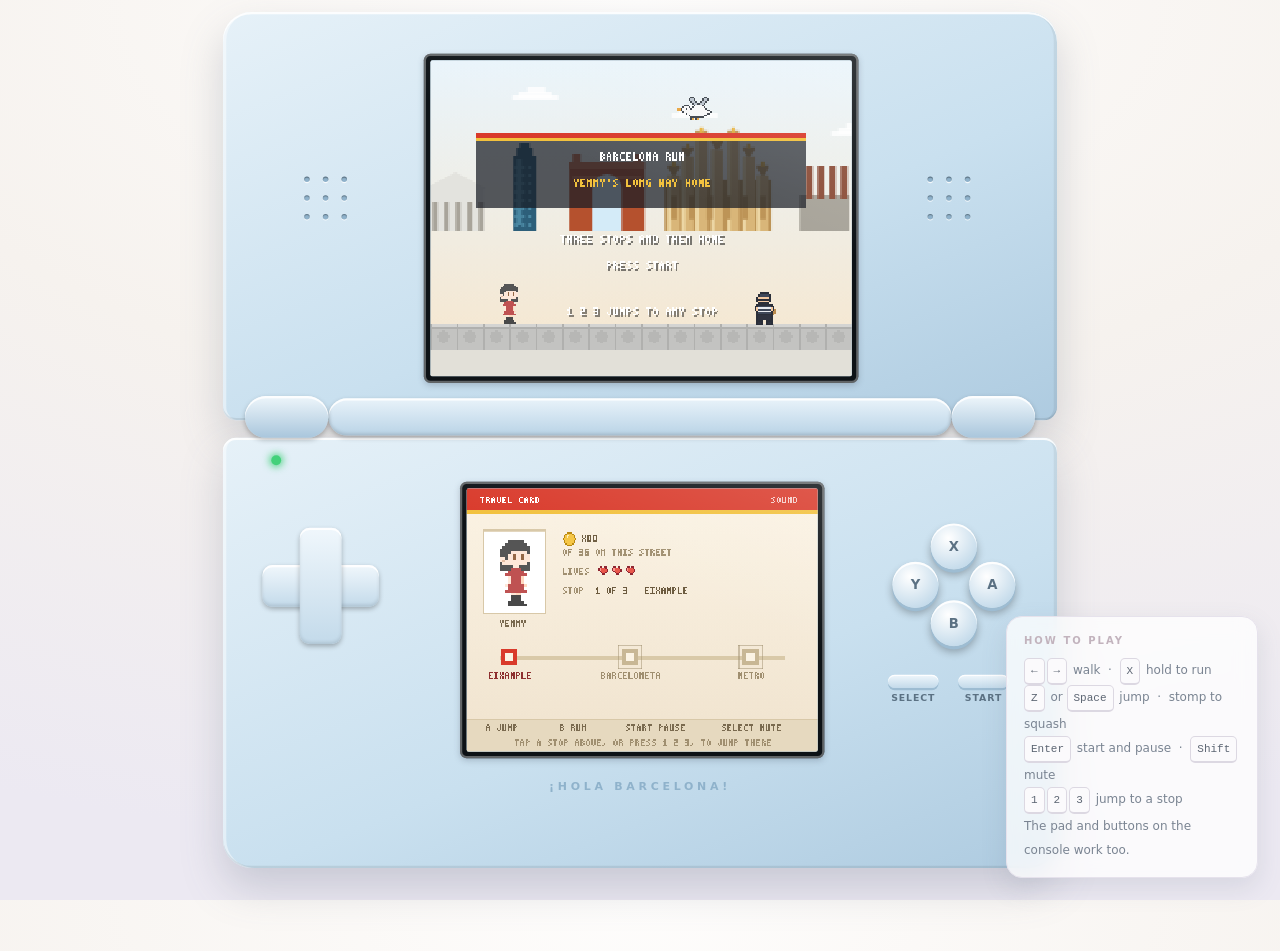
<file: hola-barcelona.html>
<!DOCTYPE html>
<html lang="en">
<head>
<meta charset="utf-8">
<meta name="viewport" content="width=device-width, initial-scale=1, maximum-scale=1, user-scalable=no">
<title>¡Hola Barcelona!</title>
<style>
  :root{
    --shell-1:#e6f1f8;
    --shell-2:#c9e0ef;
    --shell-3:#aecbe0;
    --shell-edge:#8fb2cb;
    --btn-1:#f0f7fc;
    --btn-2:#c3daea;
    --ink:#5b7183;
  }
  *{box-sizing:border-box;-webkit-tap-highlight-color:transparent}
  html,body{height:100%}
  body{
    margin:0;
    background:radial-gradient(130% 95% at 50% 0%,#fefdfc 0%,#f6f2ee 48%,#ece9f2 100%);
    display:flex;flex-direction:column;align-items:center;
    font-family:"Avenir Next","Segoe UI",system-ui,sans-serif;
    color:#6e7b88;overflow-x:hidden;
  }
  #stage{transform-origin:top center;margin-top:12px}

  /* ───────── handheld shell ───────── */
  .ds{
    position:relative;width:760px;height:780px;user-select:none;
  }

  .lid, .base{
    position:absolute;left:0;right:0;
    background:linear-gradient(158deg,var(--shell-1) 0%,var(--shell-2) 58%,var(--shell-3) 100%);
    box-shadow:
      inset 0 2px 0 rgba(255,255,255,.9),
      inset 0 -2px 0 rgba(0,0,0,.08),
      inset 3px 0 0 rgba(255,255,255,.45),
      inset -3px 0 0 rgba(0,0,0,.06),
      0 18px 38px rgba(96,108,128,.26);
  }
  .lid { top:0;  height:372px; border-radius:26px 26px 12px 12px; }
  .base{ top:388px; height:392px; border-radius:12px 12px 26px 26px; }

  .hinge{
    position:absolute;left:96px;right:96px;top:352px;height:34px;
    background:linear-gradient(180deg,#e9f3fa,#b9d3e6);
    border-radius:17px;
    box-shadow:inset 0 2px 0 rgba(255,255,255,.9), inset 0 -2px 3px rgba(0,0,0,.12), 0 2px 5px rgba(0,0,0,.25);
    z-index:3;
  }
  .hinge::before,.hinge::after{
    content:"";position:absolute;top:-2px;width:76px;height:38px;border-radius:19px;
    background:linear-gradient(180deg,#eef6fb,#a9c6dc);
    box-shadow:inset 0 2px 0 rgba(255,255,255,.85), 0 2px 5px rgba(0,0,0,.25);
  }
  .hinge::before{left:-76px}
  .hinge::after{right:-76px}

  /* screens */
  .screen-frame{
    position:absolute;border-radius:6px;
    background:#0d1216;
    box-shadow:inset 0 0 0 2px rgba(255,255,255,.35), 0 2px 6px rgba(70,80,96,.28);
    padding:6px;
  }
  #topFrame{left:183px;top:38px;width:396px;height:300px}
  #botFrame{left:216px;top:428px;width:332px;height:252px}
  canvas{
    display:block;width:100%;height:100%;
    image-rendering:pixelated;image-rendering:crisp-edges;
    background:#cfe9f7;border-radius:2px;
  }
  .gloss{
    position:absolute;inset:0;border-radius:6px;pointer-events:none;
    background:linear-gradient(200deg,rgba(255,255,255,.16) 0%,rgba(255,255,255,0) 42%);
  }

  /* speaker dots on the lid */
  .dots{position:absolute;top:150px;display:grid;grid-template:repeat(3,10px)/repeat(3,10px);gap:7px}
  .dots.l{left:74px}
  .dots.r{right:74px}
  .dots i{width:5px;height:5px;border-radius:50%;background:#8fb2cb;box-shadow:inset 0 1px 1px rgba(0,0,0,.35),0 1px 0 rgba(255,255,255,.8)}

  /* d-pad */
  .dpad{position:absolute;left:36px;top:470px;width:106px;height:106px;z-index:4}
  .dpad .cross{position:absolute;inset:0}
  .dpad .cross span{
    position:absolute;background:linear-gradient(180deg,var(--btn-1),var(--btn-2));
    box-shadow:inset 0 2px 0 rgba(255,255,255,.95), inset 0 -2px 3px rgba(0,0,0,.1), 0 2px 5px rgba(0,0,0,.28);
    border-radius:9px;
  }
  .dpad .cross .h{left:0;top:34px;width:106px;height:38px}
  .dpad .cross .v{left:34px;top:0;width:38px;height:106px}
  .dpad .hot{position:absolute;cursor:pointer;border-radius:8px}
  .dpad .hot.up{left:34px;top:0;width:38px;height:36px}
  .dpad .hot.down{left:34px;top:70px;width:38px;height:36px}
  .dpad .hot.left{left:0;top:34px;width:36px;height:38px}
  .dpad .hot.right{left:70px;top:34px;width:36px;height:38px}
  .dpad .hot.hit{background:rgba(90,130,160,.35)}

  /* face buttons */
  .face{position:absolute;right:38px;top:466px;width:112px;height:112px;z-index:4}
  .face b{
    position:absolute;width:42px;height:42px;border-radius:50%;
    background:radial-gradient(circle at 38% 32%,#ffffff,var(--btn-2) 78%);
    box-shadow:inset 0 2px 0 rgba(255,255,255,.95), 0 3px 0 #9dbcd2, 0 5px 8px rgba(0,0,0,.3);
    cursor:pointer;font:600 12px/42px "Avenir Next",system-ui;text-align:center;color:var(--ink);
  }
  .face b.hit{transform:translateY(3px);box-shadow:inset 0 2px 0 rgba(255,255,255,.8),0 0 0 #9dbcd2,0 2px 5px rgba(0,0,0,.3)}
  .face .x{left:35px;top:0}
  .face .y{left:0;top:35px}
  .face .a{right:0;top:35px}
  .face .bb{left:35px;top:70px}

  /* start / select */
  .pills{position:absolute;right:44px;top:604px;display:flex;gap:18px;z-index:4}
  .pills div{display:flex;flex-direction:column;align-items:center;gap:4px;cursor:pointer}
  .pills i{display:block;width:46px;height:12px;border-radius:7px;
    background:linear-gradient(180deg,var(--btn-1),var(--btn-2));
    box-shadow:inset 0 1px 0 rgba(255,255,255,.95),0 2px 0 #9dbcd2}
  .pills.hitless span{font-size:8.5px}
  .pills span{font-size:8.5px;font-weight:700;letter-spacing:.1em;color:var(--ink)}
  .pills div.hit i{transform:translateY(2px);filter:brightness(.94)}

  .power-led{
    position:absolute;left:44px;top:404px;width:9px;height:9px;border-radius:50%;
    background:#43d17a;box-shadow:0 0 7px 2px rgba(67,209,122,.8)
  }
  .brandline{
    position:absolute;left:0;right:0;top:700px;text-align:center;
    font-size:10px;letter-spacing:.34em;color:#8fb2cb;font-weight:600;
  }

  /* instructions, tucked into the bottom-right corner */
  .help{
    position:fixed;right:22px;bottom:22px;z-index:12;
    width:252px;margin:0;text-align:left;
    background:rgba(255,255,255,.76);
    border:1px solid #e6e2ec;border-radius:16px;
    padding:14px 17px 15px;
    box-shadow:0 10px 26px rgba(96,108,128,.15);
    -webkit-backdrop-filter:blur(10px);backdrop-filter:blur(10px);
    font-size:12px;line-height:2;color:#7a8492;
  }
  .help b{
    display:block;font-size:10px;font-weight:700;letter-spacing:.2em;text-transform:uppercase;
    color:#c2b3bd;margin-bottom:7px;
  }
  .help kbd{display:inline-block;min-width:20px;padding:1px 6px;margin:0 2px 0 0;border-radius:5px;text-align:center;background:#fbfafc;border:1px solid #dcd8e2;border-bottom-width:2px;color:#5d6673;font-family:ui-monospace,Menlo,monospace;font-size:11px}

  @media (max-width: 1080px){
    .help{position:static;width:auto;max-width:480px;margin:18px 16px 44px}
  }
  @media (prefers-reduced-motion: reduce){*{transition:none!important}}

  /* Embedded in the portfolio case study: that page lists the controls,
     so drop the help card and show the console on its own. */
  html.is-embed .help{display:none}
  html.is-embed body{overflow:hidden}
</style>
<script>
  if (location.search.indexOf("embed") > -1) document.documentElement.classList.add("is-embed");
</script>
</head>
<body>

<div id="stage">
  <div class="ds">
    <div class="lid"></div>
    <div class="dots l"><i></i><i></i><i></i><i></i><i></i><i></i><i></i><i></i><i></i></div>
    <div class="dots r"><i></i><i></i><i></i><i></i><i></i><i></i><i></i><i></i><i></i></div>

    <div class="screen-frame" id="topFrame">
      <canvas id="top" width="256" height="192"></canvas>
      <div class="gloss"></div>
    </div>

    <div class="hinge"></div>
    <div class="base"></div>
    <div class="power-led"></div>

    <div class="screen-frame" id="botFrame">
      <canvas id="bot" width="256" height="192"></canvas>
      <div class="gloss"></div>
    </div>

    <div class="dpad">
      <div class="cross"><span class="h"></span><span class="v"></span></div>
      <div class="hot up"    data-key="up"></div>
      <div class="hot down"  data-key="down"></div>
      <div class="hot left"  data-key="left"></div>
      <div class="hot right" data-key="right"></div>
    </div>

    <div class="face">
      <b class="x"  data-key="a">X</b>
      <b class="y"  data-key="b">Y</b>
      <b class="a"  data-key="a">A</b>
      <b class="bb" data-key="b">B</b>
    </div>

    <div class="pills">
      <div data-key="select"><i></i><span>SELECT</span></div>
      <div data-key="start"><i></i><span>START</span></div>
    </div>

    <div class="brandline">¡HOLA BARCELONA!</div>
  </div>
</div>

<div class="help">
  <b>How to play</b>
  <kbd>←</kbd><kbd>→</kbd> walk &nbsp;·&nbsp; <kbd>X</kbd> hold to run<br>
  <kbd>Z</kbd> or <kbd>Space</kbd> jump &nbsp;·&nbsp; stomp to squash<br>
  <kbd>Enter</kbd> start and pause &nbsp;·&nbsp; <kbd>Shift</kbd> mute<br>
  <kbd>1</kbd><kbd>2</kbd><kbd>3</kbd> jump to a stop<br>
  The pad and buttons on the console work too.
</div>

<script>
(() => {
"use strict";

/* ═══════════════════════════════════════════════════════
   Screens
   ═══════════════════════════════════════════════════════ */
const cv  = document.getElementById("top");
const ctx = cv.getContext("2d", { alpha:false });
const bv  = document.getElementById("bot");
const bx  = bv.getContext("2d", { alpha:false });
ctx.imageSmoothingEnabled = false;
bx.imageSmoothingEnabled = false;

const VW = 256, VH = 192, T = 16, ROWS = 12, SHIFT = 3;
const GROUND_ROW = 10, GROUND_Y = GROUND_ROW * T;   // 160

/* ═══════════════════════════════════════════════════════
   Palette — sampled from the Barcelona artwork
   ═══════════════════════════════════════════════════════ */
const P = {
  sky:       "#e9f4fb",
  skyLow:    "#d4ebf8",
  nightSky:  "#1b2340",
  nightLow:  "#39355c",
  duskTop:   "#f6b878",
  duskLow:   "#f8dcae",

  stone:     "#d3d0c8",
  stoneDark: "#a8a49a",
  curb:      "#e2e0d8",
  cobble:    "#4a4658",
  cobbleTop: "#645f78",
  roof:      "#c4623a",
  roofTop:   "#e08553",

  cream:     "#efe0c4",
  ochre:     "#e4c79c",
  peach:     "#e9c6ab",
  pale:      "#e3e3de",
  brick:     "#b5512e",
  brickHi:   "#c9714a",
  sand:      "#d9b679",
  sandHi:    "#ecd6a4",
  sandLo:    "#bd9457",
  agbar:     "#2d5f7a",
  agbarHi:   "#4a87a2",
  iron:      "#3a4039",
  ironHi:    "#5b6459",
  plant:     "#4d7a3f",
  plantHi:   "#6fa055",
  terracotta:"#c4622f",
  window:    "#6e7b8a",
  windowLit: "#f6d47c",
  awning1:   "#c8453c",
  awning2:   "#f0ede4",
  flagR:     "#d93a2b",
  flagY:     "#f2c13d",
  mosaic1:   "#5fb0c4",
  mosaic2:   "#e8b23c",
  mosaic3:   "#d4694f",
  lamp:      "#ffcf72",
  ink:       "#2c3038",
  shadow:    "rgba(28,32,40,0.22)"
};

/* ═══════════════════════════════════════════════════════
   3×5 bitmap font
   ═══════════════════════════════════════════════════════ */
const FONT = {
  A:"010,101,111,101,101", B:"110,101,110,101,110", C:"011,100,100,100,011",
  D:"110,101,101,101,110", E:"111,100,110,100,111", F:"111,100,110,100,100",
  G:"011,100,101,101,011", H:"101,101,111,101,101", I:"111,010,010,010,111",
  J:"001,001,001,101,010", K:"101,101,110,101,101", L:"100,100,100,100,111",
  M:"101,111,111,101,101", N:"101,111,101,101,101", O:"010,101,101,101,010",
  P:"110,101,110,100,100", Q:"010,101,101,110,011", R:"110,101,110,101,101",
  S:"011,100,010,001,110", T:"111,010,010,010,010", U:"101,101,101,101,111",
  V:"101,101,101,101,010", W:"101,101,111,111,101", X:"101,101,010,101,101",
  Y:"101,101,010,010,010", Z:"111,001,010,100,111",
  "0":"111,101,101,101,111","1":"010,110,010,010,111","2":"111,001,111,100,111",
  "3":"111,001,111,001,111","4":"101,101,111,001,001","5":"111,100,111,001,111",
  "6":"111,100,111,101,111","7":"111,001,010,010,010","8":"111,101,111,101,111",
  "9":"111,101,111,001,111",
  " ":"000,000,000,000,000", ":":"000,010,000,010,000", "-":"000,000,111,000,000",
  "!":"010,010,010,000,010", ".":"000,000,000,000,010", ",":"000,000,000,010,100",
  "?":"111,001,011,000,010", "/":"001,001,010,100,100", "'":"010,010,000,000,000",
  "+":"000,010,111,010,000", "*":"101,010,111,010,101", "(":"001,010,010,010,001",
  ")":"100,010,010,010,100", "=":"000,111,000,111,000", "<":"001,010,100,010,001",
  ">":"100,010,001,010,100", "%":"101,001,010,100,101", "_":"000,000,000,000,111",
  "\u00b7":"000,000,010,000,000"
};
const GLYPH = {};
for (const k in FONT) GLYPH[k] = FONT[k].split(",");
const textW = s => s.length * 4 - 1;

function drawText(g, s, x, y, color){
  g.fillStyle = color;
  s = String(s).toUpperCase();
  let cx = Math.round(x);
  for (const ch of s){
    const gl = GLYPH[ch] || GLYPH["?"];
    for (let r = 0; r < 5; r++){
      const row = gl[r];
      for (let c = 0; c < 3; c++) if (row[c] === "1") g.fillRect(cx + c, Math.round(y) + r, 1, 1);
    }
    cx += 4;
  }
}
const text  = (s, x, y, col) => drawText(ctx, s, x, y, col);
const textB = (s, x, y, col) => drawText(bx, s, x, y, col);
function textShadow(s, x, y, fg, sh){ text(s, x + 1, y + 1, sh); text(s, x, y, fg); }
function textC(s, y, col){ text(s, Math.round((VW - textW(s)) / 2), y, col); }
function textCB(s, y, col){ drawText(bx, s, Math.round((VW - textW(s)) / 2), y, col); }
function textCShadow(s, y, fg, sh){
  const x = Math.round((VW - textW(s)) / 2);
  text(s, x + 1, y + 1, sh); text(s, x, y, fg);
}

/* ═══════════════════════════════════════════════════════
   Sprite builder
   ═══════════════════════════════════════════════════════ */
function sprite(rows, map){
  const w = rows[0].length, h = rows.length;
  const make = flip => {
    const c = document.createElement("canvas");
    c.width = w; c.height = h;
    const g = c.getContext("2d");
    for (let y = 0; y < h; y++)
      for (let x = 0; x < w; x++){
        const ch = rows[y][x];
        if (ch === "." || ch === " " || !map[ch]) continue;
        g.fillStyle = map[ch];
        g.fillRect(flip ? w - 1 - x : x, y, 1, 1);
      }
    return c;
  };
  return { w, h, r: make(false), l: make(true) };
}
function blit(sp, x, y, facing, g){
  (g || ctx).drawImage(facing < 0 ? sp.l : sp.r, Math.round(x), Math.round(y));
}

/* ── Yenny: traced from the uploaded pixel art (15×24) ── */
const GIRL = { H:"#555555", R:"#bf5252", S:"#fee7d8", D:"#494949", K:"#ffd9c0", E:"#956745", B:"#e4bda3" };
const GIRL_IDLE = sprite([
  ".....HHHHHH....","....HHHHHHHH...","...HHHHHHHHHH..","..HHHHHHHHHHH..",
  "..HHHHSSSSSSH..","..HHHSSESSESS..","..SSHSSESSESS..","..SBSSSSSSSSS..",
  "..HSSSSSSSSSH..","..HHHHHSSHHHH..","..HHHHRRRRHHH..",".....RRRRRR....",
  "....RRRRRRRR...",".....SRRRRK....",".....SRRRRK....",".....SRRRRK....",
  "....SRRRRRRK...",".....RRRRRR....","....RRRRRRRR...","......SSKK.....",
  "......DDDD.....","......DDDD.....",".....DDDDDD....",".....DDDDDDD..."
], GIRL);
const GIRL_RUN_A = sprite([
  ".....HHHHHH....","....HHHHHHHH...","...HHHHHHHHHH..","..HHHHHHHHHHH..",
  "..HHHHSSSSSSH..","..HHHSSESSESS..","..SSHSSESSESS..","..SBSSSSSSSSS..",
  "..HSSSSSSSSSH..","..HHHHHSSHHHH..","..HHHHRRRRHHH..",".....RRRRRR....",
  "..KKRRRRRRRR...","..KK.SSSSSS....","..K.RRSSSSS....","...RRRRRRR.....",
  "..RRRRRRRR.....",".RRRRRRRRR.....","..KKRRRRRR.....","DDK....SS......",
  "DDK.....SS.D...","D........DDD...",".........DDD...","..........D...."
], GIRL);
const GIRL_RUN_B = sprite([
  ".....HHHHHH....","....HHHHHHHH...","...HHHHHHHHHH..","..HHHHHHHHHHH..",
  "..HHHHSSSSSSH..","..HHHSSESSESS..","..SSHSSESSESS..","..SBSSSSSSSSS..",
  "..HSSSSSSSSSH..","..HHHHHSSHHHH..","..HHHHRRRRHHH..",".....RRRRRR....",
  "....RRRRRRRR...","....SSRRRRKKKKK","....SSRRRR.KKKK","...SS.RRRR.....",
  ".....RRRRRR....",".....RRRRRR....","....RRRRRRRR...","..DDDDKKK......",
  "..DDDDKKKS..D..","..D.....SDDDD..",".........DDDD..","..........D...."
], GIRL);
const YENNY = { idle: GIRL_IDLE, run: [GIRL_RUN_A, GIRL_RUN_B], jump: GIRL_RUN_B };

/* ── Pickpocket (14×20) ── */
const TH = { k:"#2b2f3a", d:"#3e4759", t:"#e9ecf2", s:"#f3c9a2", p:"#2f3340", b:"#b98a4e" };
const THIEF_A = sprite([
  "....kkkkkk....","...kddddddk...","...kddddddk...","...ksssssssk..",
  "...kkkkkkkkk..","...ksssssssk..","....kkkkkkk...","..kkkkkkkkkk..",
  ".kkddddddddkk.",".ksttttttttsk.","bksddddddddsk.","bbkttttttttk..",
  "bbkddddddddk..",".bkkkkkkkkkk..","..kppppppppk..","..kppppppppk..",
  "..kppppppppk..","..kkkk..kkkk..","..kppk..kppk..","..kkkk..kkkk.."
], TH);
const THIEF_B = sprite([
  "....kkkkkk....","...kddddddk...","...kddddddk...","...ksssssssk..",
  "...kkkkkkkkk..","...ksssssssk..","....kkkkkkk...","..kkkkkkkkkk..",
  ".kkddddddddkk.",".ksttttttttsk.","bksddddddddsk.","bbkttttttttk..",
  "bbkddddddddk..",".bkkkkkkkkkk..","..kppppppppk..","..kppppppppk..",
  "..kppppppppk..","..kkkk..kkkk..",".kppk....kppk.","kkkk......kkkk"
], TH);

/* ── Seagull (22×14) ── */
const GU = { k:"#3a4048", g:"#b9c2cc", w:"#f7f7f7", y:"#e8a33d" };
const GULL_A = sprite([
  "....kk......kk........",
  "...kggk....kggk.......",
  "...kggk....kggk.......",
  "....kggk..kggk........",
  ".....kggkkggk.........",
  "......kwwwwk...kkk....",
  ".....kwwwwwwk.kwwwk...",
  "....kwwwwwwwwkwwkwwkyy",
  "..kkwwwwwwwwwwwwwwwkyy",
  ".kwwwwwwwwwwwwwwwwk...",
  "..kkwwwwwwwwwwwwk.....",
  "....kkwwwwwwwwk.......",
  "......kkkkkkkk........",
  ".........yk.yk........"
], GU);
const GULL_B = sprite([
  "......................",
  "......................",
  "......................",
  "......kwwwwk...kkk....",
  ".....kwwwwwwk.kwwwk...",
  "....kwwwwwwwwkwwkwwkyy",
  "..kkwwwwwwwwwwwwwwwkyy",
  "kkwwwwwwwwwwwwwwwwk...",
  "kggkwwwwwwwwwwwwk.....",
  ".kggkkwwwwwwwwk.......",
  "..kggk.kkkkkkkk.......",
  "...kggk...yk.yk.......",
  "....kk................",
  "......................"
], GU);

/* ── Beach crab (14×10) ── */
const CR = { k:"#7c2a1c", r:"#e0552f", l:"#ff8a5c", w:"#ffffff" };
const CRAB_A = sprite([
  "....k....k....","...kwk..kwk...",".lkkrrrrrrkkl.","llkrrrrrrrrkll",
  ".lkrrrrrrrrkl.",".krrrllrrrrrk.",".krrrrrrrrrrk.","..kkrrrrrrkk..",
  ".k.kkkkkkkk.k.","k..k......k..k"
], CR);
const CRAB_B = sprite([
  "....k....k....","...kwk..kwk...",".lkkrrrrrrkkl.","llkrrrrrrrrkll",
  ".lkrrrrrrrrkl.",".krrrllrrrrrk.",".krrrrrrrrrrk.","..kkrrrrrrkk..",
  ".kkkkkkkkkkkk.","..k..k..k..k.."
], CR);

/* ── Station pigeon (16×11) ── */
const PG = { k:"#33363d", d:"#59616e", g:"#7e8794", p:"#5f8f7a", y:"#d98a5e" };
const PIGEON_A = sprite([
  "...kk......kk...","..kddk....kddk..","...kddk..kddk...","....kddkkddk....",
  "....kggggggk.kk.","...kgggggggkkppk","..kgggggggggggky","..kggggggggggky.",
  "...kgggggggggk..","....kkkkkkkkk...","......yk.yk....."
], PG);
const PIGEON_B = sprite([
  "................","................","....kggggggk.kk.","...kgggggggkkppk",
  "..kgggggggggggky","..kggggggggggky.","...kgggggggggk..","...kkkkkkkkkk...",
  "..kddk....yk.yk.",".kddk...........","..kk............"
], PG);

/* ── Metro commuters (12×20), three coats ── */
const CM_A = [
  "...kkkkkk...","..khhhhhhk..","..khhhhhhk..","..ksssssshk.",
  "..ksksssshk.","..ksssssshk.","...kkkkkkk..","..kccccccck.",
  ".kcccccccck.",".kcccccccck.",".kcccccccck.",".kcccccccck.",
  ".kcccccccck.","..kcccccck..","..kkkkkkkk..","..kppppppk..",
  "..kppppppk..","..kkk..kkk..","..kpk..kpk..","..kkk..kkk.."
];
const CM_B = CM_A.slice(0, 17).concat([".kpk....kpk.", "kkk......kkk", "..k......k.."]);
function commuter(hair, coat){
  const m = { k:"#2b2f3a", s:"#f3c9a2", p:"#33384a", h:hair, c:coat };
  return [sprite(CM_A, m), sprite(CM_B, m)];
}
const COMMUTERS = [
  commuter("#2b2b2b", "#3f5f8f"),
  commuter("#6b4a2f", "#9b3b3b"),
  commuter("#4a4a4a", "#3f7a5f"),
  commuter("#1f1f1f", "#6b5f8f")
];

/* ── Jellyfish (12×14) — sting on contact, cannot be stomped ── */
const JELLY = sprite([
  "...kkkkkk...","..kbbbbbbk..",".kbbllbbbbk.","kbbllbbbbbbk",
  "kbbbbbbbbbbk","kbbbbbbbbbbk",".kbbbbbbbbk.","..kkbbbbkk..",
  "..t.t..t.t..","..t.t..t.t..","...t.t.t.t..","...t..t..t..",
  "..t...t...t.","............"
], { k:"#6b3f8f", b:"#cf9ee8", l:"#f6e2ff", t:"#b57ad6" });

/* ── Euro coin (10×10) ── */
const CO = { o:"#b8860b", g:"#f5c542", l:"#fff0b8" };
const COIN_A = sprite([
  "...oooo...","..oggggo..",".ogllgggo.",".oglggggo.","oggggggggo",
  "oggggggggo",".oggggggo.",".oggggggo.","..oggggo..","...oooo..."
], CO);
const COIN_B = sprite([
  "....oo....","...oggo...","...olgo...","...olgo...","...oggo...",
  "...oggo...","...oggo...","...oggo...","...oggo...","....oo...."
], CO);
const HEART = sprite([
  ".oo.oo.","olgggo.","olggggo",".oggggo","..oggo.","...oo.."
], { o:"#8e2430", g:"#e8564a", l:"#ff9a8f" });

/* ═══════════════════════════════════════════════════════
   Levels — Eixample → Gothic Quarter → Park Güell
   ═══════════════════════════════════════════════════════ */
const LEVELS = [
  {
    name: "EIXAMPLE", sub: "BALCONIES AND PICKPOCKETS", theme: "day",
    story: ["IT'S SUMMER IN BARCELONA.",
            "LET'S STROLL AROUND THE CITY,",
            "BUT CAREFUL WITH PICKPOCKETS!"],
    width: 100, checkpoint: 53, goal: 95, goalKind: "metro",
    ground: [[0,100]],
    blocks: [
      {x:8,y:5,w:3},{x:13,y:4,w:2},{x:20,y:5,w:4},{x:25,y:3,w:3},
      {x:38,y:5,w:3},{x:44,y:4,w:3},{x:47,y:6,w:1},
      {x:56,y:5,w:4},{x:61,y:3,w:3},
      {x:76,y:5,w:3},{x:81,y:4,w:4},{x:88,y:6,w:2}
    ],
    spikes: [],
    walkers: [11,25,42,54,66,72,91],
    balls: [{x:31,y:2,range:3},{x:69,y:2,range:3}],
    movers: [],
    coins: [
      [8,4],[9,4],[10,4],[13,3],[14,3],[21,4],[22,4],[23,4],[25,2],[26,2],[27,2],
      [32,5],[33,4],[34,5],[38,4],[39,4],[45,3],[46,3],[48,5],[50,5],[51,4],[52,5],
      [57,4],[58,4],[59,4],[61,2],[62,2],[69,5],[70,4],[77,4],[78,4],[82,3],[83,3],[84,3],[92,6],[93,6]
    ]
  },
  {
    name: "BARCELONETA", sub: "SAND, GULLS AND JELLYFISH", theme: "beach",
    story: ["TOO HOT FOR THE CITY TODAY.",
            "DOWN TO BARCELONETA BEACH,",
            "WHERE THE GULLS RUN THE PLACE."],
    width: 112, checkpoint: 53, goal: 107, goalKind: "chiringuito",
    walkerKind: "crab",
    ground: [[0,112]],
    blocks: [
      {x:6,y:5,w:2},{x:10,y:4,w:3},{x:15,y:3,w:2},
      {x:24,y:5,w:3},{x:29,y:4,w:2},{x:33,y:3,w:3},
      {x:40,y:5,w:2},{x:44,y:4,w:3},{x:49,y:6,w:2},
      {x:55,y:5,w:3},{x:59,y:3,w:3},{x:67,y:5,w:2},
      {x:71,y:4,w:3},{x:76,y:3,w:3},{x:86,y:5,w:3},
      {x:91,y:4,w:2},{x:97,y:5,w:3},{x:101,y:3,w:2}
    ],
    spikes: [],
    walkers: [9,18,25,32,41,48,68,74,87,95,104],
    balls: [
      {x:12,y:3,range:4},{x:20,y:2,range:3},{x:30,y:4,range:5},{x:38,y:2,range:4},
      {x:47,y:3,range:4},{x:56,y:2,range:5},{x:64,y:4,range:4},{x:73,y:2,range:4},
      {x:81,y:3,range:5},{x:90,y:2,range:4},{x:99,y:4,range:4},{x:104,y:2,range:3}
    ],
    jellies: [{x:27,y:4},{x:52,y:3},{x:76,y:4},{x:95,y:3}],
    movers: [],
    coins: [
      [6,4],[7,4],[11,3],[12,3],[16,2],[17,2],[21,5],[22,4],[25,4],[26,4],
      [30,3],[31,3],[35,2],[36,2],[41,4],[42,4],[45,3],[46,3],[53,5],[54,4],
      [56,3],[57,3],[61,2],[62,2],[68,4],[69,4],[72,3],[73,3],[78,2],[79,2],
      [87,4],[88,4],[92,3],[93,3],[98,4],[99,4],[102,2],[103,2]
    ]
  },
  {
    name: "METRO L5", sub: "COMMUTERS AND PIGEONS", theme: "metro",
    story: ["THE SUN IS GOING DOWN.",
            "TAKE THE METRO HOME THROUGH",
            "RUSH HOUR, AND MIND THE GAPS."],
    width: 124, checkpoint: 60, goal: 116, goalKind: "exit",
    walkerKind: "commuter", ballKind: "pigeon",
    // every gap is two tiles; every platform is at most two tiles
    // above the surface you reach it from
    ground: [[0,20],[22,36],[38,52],[54,68],[70,84],[86,102],[104,124]],
    blocks: [
      {x:6,y:5,w:3},  {x:11,y:4,w:2}, {x:15,y:3,w:2},
      {x:26,y:5,w:3}, {x:31,y:4,w:3},
      {x:42,y:5,w:3}, {x:46,y:3,w:3},
      {x:57,y:5,w:3}, {x:62,y:4,w:2},
      {x:73,y:5,w:3}, {x:77,y:3,w:3},
      {x:89,y:5,w:3}, {x:94,y:4,w:3}, {x:99,y:3,w:2},
      {x:108,y:5,w:3},{x:113,y:4,w:2}
    ],
    spikes: [],
    walkers: [3,13,24,30,46,51,64,67,81,96,118],
    balls: [
      {x:9,y:2,range:3}, {x:29,y:3,range:3}, {x:46,y:2,range:4},
      {x:61,y:3,range:3},{x:77,y:2,range:4}, {x:93,y:3,range:3},
      {x:112,y:2,range:3}
    ],
    movers: [
      {x:36,y:5,w:2,min:35,max:38,speed:0.45,axis:"x"},
      {x:52,y:5,w:2,min:51,max:54,speed:0.4,axis:"x"},
      {x:84,y:6,w:2,min:4,max:6,speed:0.35,axis:"y"}
    ],
    coins: [
      [6,4],[7,4],[8,4],[11,3],[12,3],[15,2],[16,2],
      [19,5],[20,4],[21,5],
      [26,4],[27,4],[28,4],[31,3],[32,3],[33,3],
      [35,5],[36,4],[37,5],
      [42,4],[43,4],[44,4],[46,2],[47,2],[48,2],
      [51,5],[52,4],[53,5],
      [57,4],[58,4],[59,4],[62,3],[63,3],
      [67,5],[68,4],[69,5],
      [73,4],[74,4],[75,4],[77,2],[78,2],[79,2],
      [83,5],[84,4],[85,4],
      [89,4],[90,4],[91,4],[94,3],[95,3],[96,3],[99,2],[100,2],
      [101,5],[102,4],[103,5],
      [108,4],[109,4],[110,4],[113,3],[114,3]
    ]
  }
];

let L = null;

function buildLevel(i){
  const d = LEVELS[i];
  const solid = Array.from({ length: ROWS }, () => new Array(d.width).fill(0));
  d.ground.forEach(([a, b]) => {
    for (let x = a; x < b; x++){ solid[GROUND_ROW][x] = 1; solid[GROUND_ROW + 1][x] = 1; }
  });
  const blocks = [];
  (d.blocks || []).forEach(b => {
    const y = b.y + SHIFT, h = b.h || 1;
    blocks.push({ x: b.x, y, w: b.w, h });
    for (let yy = y; yy < y + h; yy++)
      for (let x = b.x; x < b.x + b.w; x++)
        if (solid[yy] && x >= 0 && x < d.width) solid[yy][x] = 2;
  });

  L = {
    def: d, name: d.name, sub: d.sub, theme: d.theme, story: d.story || [],
    w: d.width, solid, blocks,
    px: d.width * T,
    spikes: (d.spikes || []).map(s => ({ x: s.x * T, y: (s.y + SHIFT) * T + 8, w: s.w * T, h: 8 })),
    coins: (d.coins || []).map(([x, y]) => ({ x: x * T + 3, y: (y + SHIFT) * T + 3, got: false })),
    walkerKind: d.walkerKind || "thief",
    walkers: (d.walkers || []).map((tx, idx) => {
      const kind = d.walkerKind || "thief";
      const h = kind === "crab" ? 10 : kind === "commuter" ? 20 : 19;
      const w = kind === "crab" ? 12 : 10;
      // a walker standing on the pavement must not overlap a platform,
      // and must have ground under its feet — otherwise it gets shoved
      // on top of the platform and paces there forever
      const standable = col => {
        if (col < 0 || col >= d.width) return false;
        if (!solid[GROUND_ROW][col]) return false;
        const x0 = Math.floor((col * T + 1) / T), x1 = Math.floor((col * T + w) / T);
        for (let ty = Math.floor((GROUND_Y - h) / T); ty < GROUND_ROW; ty++)
          for (let cx = x0; cx <= x1; cx++)
            if (cx < 0 || cx >= d.width || solid[ty][cx]) return false;
        return true;
      };
      let col = tx;
      for (const off of [0, 1, -1, 2, -2, 3, -3, 4, -4, 5, -5]){
        if (standable(tx + off)){ col = tx + off; break; }
      }
      const sx = col * T + 1;
      const spd = kind === "commuter" ? 0.44 + (idx % 5) * 0.1 : 0.42;
      return { x: sx, y: GROUND_Y - h, w, h, home: sx,
               vx: -spd, vy: 0, dir: -1, alive: true, squash: 0,
               turn: 0, stuck: 0,
               variant: idx % 4, speed: spd };
    }),
    balls: (d.balls || []).map(b => ({
      x: b.x * T, y: (b.y + SHIFT) * T, y0: (b.y + SHIFT) * T,
      ax: b.x * T, range: b.range * T, alive: true, squash: 0,
      dropT: 90 + Math.random() * 240,
      t: Math.random() * Math.PI * 2, speed: 0.016 + Math.random() * 0.01
    })),
    drops: [],
    ballKind: d.ballKind || "gull",
    jellies: (d.jellies || []).map(j => ({
      x: j.x * T, y: (j.y + SHIFT) * T, y0: (j.y + SHIFT) * T,
      t: Math.random() * Math.PI * 2, speed: 0.021 + Math.random() * 0.008
    })),
    movers: (d.movers || []).map(m => ({
      x: m.x * T, y: (m.axis === "y" ? m.y + SHIFT : m.y + SHIFT) * T, w: m.w * T, h: 6,
      min: m.axis === "y" ? (m.min + SHIFT) * T : m.min * T,
      max: m.axis === "y" ? (m.max + SHIFT) * T : m.max * T,
      speed: m.speed, axis: m.axis, dir: 1, dx: 0, dy: 0
    })),
    checkpoint: { x: d.checkpoint * T + 4, y: GROUND_Y, on: false },
    goalX: d.goal * T,
    goalKind: d.goalKind,
    coinTotal: (d.coins || []).length
  };
  return L;
}

function solidAt(tx, ty){
  if (tx < 0 || tx >= L.w) return true;
  if (ty < 0 || ty >= ROWS) return false;
  return L.solid[ty][tx] > 0;
}

/* ═══════════════════════════════════════════════════════
   Physics
   ═══════════════════════════════════════════════════════ */
const GRAV = 0.5, MAXFALL = 6.4, JUMP = -6.9;
const ACC = 0.42, WALK_MAX = 2.0, RUN_MAX = 2.9, FRIC = 0.76, AIR = 0.93;

const overlap = (a, b) => a.x < b.x + b.w && a.x + a.w > b.x && a.y < b.y + b.h && a.y + a.h > b.y;

function tileRectsFor(e){
  const out = [];
  const x0 = Math.floor(e.x / T) - 1, x1 = Math.floor((e.x + e.w) / T) + 1;
  const y0 = Math.floor(e.y / T) - 1, y1 = Math.floor((e.y + e.h) / T) + 1;
  for (let ty = y0; ty <= y1; ty++)
    for (let tx = x0; tx <= x1; tx++){
      if (!solidAt(tx, ty)) continue;
      const r = { x: tx * T, y: ty * T, w: T, h: T };
      if (overlap(e, r)) out.push(r);
    }
  return out;
}
function moveX(e, dx, withMovers){
  e.x += dx;
  let rects = tileRectsFor(e);
  if (withMovers) rects = rects.concat(L.movers.filter(m => overlap(e, m)));
  if (!rects.length) return false;
  if (dx > 0){ let m = Infinity; rects.forEach(r => m = Math.min(m, r.x)); e.x = m - e.w; }
  else if (dx < 0){ let m = -Infinity; rects.forEach(r => m = Math.max(m, r.x + r.w)); e.x = m; }
  return true;
}
function moveY(e, dy, withMovers){
  e.y += dy;
  const rects = tileRectsFor(e);
  let hitMover = null;
  if (withMovers) L.movers.forEach(m => { if (overlap(e, m)){ rects.push(m); if (dy > 0) hitMover = m; } });
  if (!rects.length) return 0;
  if (dy > 0){
    let m = Infinity; rects.forEach(r => m = Math.min(m, r.y));
    e.y = m - e.h; e.rider = hitMover; return 1;
  }
  let m = -Infinity; rects.forEach(r => m = Math.max(m, r.y + r.h));
  e.y = m; return -1;
}

/* ═══════════════════════════════════════════════════════
   Audio
   ═══════════════════════════════════════════════════════ */
const Sound = (() => {
  let ac = null, master = null, muted = false;
  let timer = null, step = 0, nextTime = 0, playing = false;
  const NOTES = { C:0, D:2, E:4, F:5, G:7, A:9, B:11 };
  function freq(n){
    if (!n) return 0;
    const m = /^([A-G])(#?)(\d)$/.exec(n);
    if (!m) return 0;
    const s = NOTES[m[1]] + (m[2] ? 1 : 0) + (+m[3] + 1) * 12;
    return 440 * Math.pow(2, (s - 69) / 12);
  }
  function init(){
    if (ac){ if (ac.state === "suspended") ac.resume(); return; }
    const AC = window.AudioContext || window.webkitAudioContext;
    if (!AC) return;
    ac = new AC();
    master = ac.createGain(); master.gain.value = 0.15; master.connect(ac.destination);
  }
  function blip(f, dur, type, vol, at){
    if (!ac || muted || !f) return;
    const t = at || ac.currentTime;
    const o = ac.createOscillator(), g = ac.createGain();
    o.type = type || "square"; o.frequency.setValueAtTime(f, t);
    g.gain.setValueAtTime(0.0001, t);
    g.gain.exponentialRampToValueAtTime(vol || 0.4, t + 0.008);
    g.gain.exponentialRampToValueAtTime(0.0001, t + dur);
    o.connect(g); g.connect(master); o.start(t); o.stop(t + dur + 0.02);
  }
  function slide(f1, f2, dur, vol){
    if (!ac || muted) return;
    const t = ac.currentTime;
    const o = ac.createOscillator(), g = ac.createGain();
    o.type = "square";
    o.frequency.setValueAtTime(f1, t);
    o.frequency.exponentialRampToValueAtTime(Math.max(30, f2), t + dur);
    g.gain.setValueAtTime(vol, t);
    g.gain.exponentialRampToValueAtTime(0.0001, t + dur);
    o.connect(g); g.connect(master); o.start(t); o.stop(t + dur + 0.02);
  }
  function seq(list){
    if (!ac || muted) return;
    let t = ac.currentTime;
    list.forEach(([n, d]) => { if (n) blip(freq(n), d * 0.95, "square", 0.45, t); t += d; });
  }
  /* a light, sunny loop in A minor → C major */
  const LEAD = ["A4","C5","E5","C5","D5","F5","A5","F5","G4","B4","D5","B4","E5","C5","A4","E4",
                "A4","C5","E5","A5","G5","E5","C5","E5","F5","A5","C6","A5","E5","B4","A4",null];
  const BASS = ["A2",null,"E3",null,"D3",null,"A2",null,"G2",null,"D3",null,"E3",null,"E3",null,
                "A2",null,"E3",null,"C3",null,"G2",null,"F2",null,"C3",null,"E3",null,"E3",null];
  const STEP = 0.132;
  function tick(){
    if (!ac || muted || !playing) return;
    while (nextTime < ac.currentTime + 0.25){
      const i = step % LEAD.length;
      blip(freq(LEAD[i]), STEP * 0.8, "square", 0.2, nextTime);
      blip(freq(BASS[i]), STEP * 1.5, "triangle", 0.36, nextTime);
      nextTime += STEP; step++;
    }
  }
  return {
    init,
    get muted(){ return muted; },
    toggleMute(){ muted = !muted; if (master) master.gain.value = muted ? 0 : 0.15; return muted; },
    music(on){
      init(); playing = on;
      if (on && ac){ nextTime = ac.currentTime + 0.05; if (!timer) timer = setInterval(tick, 40); }
      if (!on && timer){ clearInterval(timer); timer = null; }
    },
    jump(){ init(); slide(440, 900, 0.11, 0.3); },
    coin(){ init(); seq([["E6",0.05],["B6",0.085]]); },
    stomp(){ init(); slide(520, 150, 0.13, 0.35); },
    hurt(){ init(); seq([["G4",0.09],["E4",0.09],["C4",0.2]]); },
    check(){ init(); seq([["C5",0.07],["G5",0.07],["C6",0.15]]); },
    clear(){ init(); seq([["A4",0.11],["C5",0.11],["E5",0.11],["A5",0.11],["E5",0.11],["A5",0.32]]); },
    over(){ init(); seq([["C5",0.14],["G4",0.14],["E4",0.14],["A3",0.42]]); },
    win(){ init(); seq([["A4",0.12],["C5",0.12],["E5",0.12],["A5",0.12],["C6",0.12],["E6",0.12],["C6",0.12],["A5",0.5]]); },
    start(){ init(); seq([["E4",0.08],["A4",0.08],["C5",0.2]]); }
  };
})();

/* ═══════════════════════════════════════════════════════
   Input
   ═══════════════════════════════════════════════════════ */
const keys = { left:0, right:0, up:0, down:0, a:0, b:0, start:0, select:0 };
const pressed = {};
function setKey(k, v){
  if (!(k in keys)) return;
  if (v && !keys[k]) pressed[k] = true;
  keys[k] = v ? 1 : 0;
  if (v) Sound.init();
}
const KEYMAP = {
  ArrowLeft:"left", ArrowRight:"right", ArrowUp:"up", ArrowDown:"down",
  a:"left", d:"right", w:"up", s:"down",
  z:"a", " ":"a", x:"b", Shift:"select", Enter:"start", p:"start", m:"select"
};
addEventListener("keydown", e => {
  if (e.key >= "1" && e.key <= "3"){ e.preventDefault(); Sound.init(); jumpTo(+e.key - 1); return; }
  const k = KEYMAP[e.key] || KEYMAP[String(e.key).toLowerCase()];
  if (k){ e.preventDefault(); setKey(k, 1); }
});
addEventListener("keyup", e => {
  const k = KEYMAP[e.key] || KEYMAP[String(e.key).toLowerCase()];
  if (k){ e.preventDefault(); setKey(k, 0); }
});
document.querySelectorAll("[data-key]").forEach(el => {
  const k = el.dataset.key;
  const down = e => { e.preventDefault(); el.classList.add("hit"); setKey(k, 1); };
  const up   = e => { e.preventDefault(); el.classList.remove("hit"); setKey(k, 0); };
  el.addEventListener("pointerdown", down);
  el.addEventListener("pointerup", up);
  el.addEventListener("pointerleave", up);
  el.addEventListener("pointercancel", up);
});

/* ═══════════════════════════════════════════════════════
   Game state
   ═══════════════════════════════════════════════════════ */
const S = { TITLE:0, INTRO:1, PLAY:2, DEAD:3, CLEAR:4, OVER:5, WIN:6, PAUSE:7 };
const game = {
  state: S.TITLE, t: 0, timer: 0, level: 0, lives: 3,
  coins: 0, totalCoins: 0, cam: 0, shake: 0, note: "", noteT: 0, winT: 0
};
const p = {
  x: 24, y: 100, w: 9, h: 22, vx: 0, vy: 0, dir: 1,
  grounded: false, coyote: 0, buffer: 0, anim: 0, jumpHeld: false,
  rider: null, spawn: { x: 24, y: GROUND_Y - 22 }
};

function say(msg){ game.note = msg; game.noteT = 150; }

function startLevel(i, keepCoins){
  game.level = i;
  buildLevel(i);
  if (!keepCoins) game.coins = 0;
  p.spawn = { x: 24, y: GROUND_Y - p.h };
  respawn();
  game.state = S.INTRO;
  game.timer = 280;
}
function respawn(){
  p.x = p.spawn.x; p.y = p.spawn.y;
  p.vx = 0; p.vy = 0; p.dir = 1; p.grounded = false; p.rider = null;
  game.cam = Math.max(0, Math.min(p.x - 110, L.px - VW));
  L.walkers.forEach(w => { w.alive = true; w.squash = 0; w.turn = 0; w.stuck = 0; });
  L.balls.forEach(b => { b.alive = true; b.squash = 0; b.y = b.y0; });
  L.drops.length = 0;
}
function jumpTo(i){
  if (i < 0 || i >= LEVELS.length) return;
  if (game.state === S.TITLE || game.state === S.OVER || game.state === S.WIN){
    game.lives = 3; game.totalCoins = 0;
  }
  if (game.lives <= 0) game.lives = 3;
  startLevel(i, false);
  Sound.music(true);
  say("STOP " + (i + 1) + "  " + LEVELS[i].name);
}

function newGame(){
  game.lives = 3; game.totalCoins = 0;
  startLevel(0, false);
  Sound.music(true);
  say("WATCH YOUR POCKETS");
}

/* ═══════════════════════════════════════════════════════
   Update
   ═══════════════════════════════════════════════════════ */
function update(){
  game.t++;
  if (game.shake > 0) game.shake--;
  if (game.noteT > 0) game.noteT--;
  if (pressed.select){ Sound.toggleMute(); say(Sound.muted ? "SOUND OFF" : "SOUND ON"); }

  switch (game.state){
    case S.TITLE:
      if (pressed.start || pressed.a){ Sound.start(); newGame(); }
      break;
    case S.INTRO:
      if (--game.timer <= 0) game.state = S.PLAY;
      if (pressed.start || pressed.a) game.timer = Math.min(game.timer, 6);
      break;
    case S.PLAY:
      if (pressed.start){ game.state = S.PAUSE; Sound.music(false); break; }
      updatePlay();
      break;
    case S.PAUSE:
      if (pressed.start || pressed.a){ game.state = S.PLAY; Sound.music(true); }
      break;
    case S.DEAD:
      game.timer--;
      p.vy = Math.min(p.vy + GRAV, MAXFALL);
      p.y += p.vy;
      if (game.timer <= 0){
        if (game.lives <= 0){ game.state = S.OVER; Sound.over(); }
        else { respawn(); game.state = S.PLAY; Sound.music(true); }
      }
      break;
    case S.CLEAR:
      if (--game.timer <= 0){
        if (game.level >= LEVELS.length - 1){ game.state = S.WIN; game.winT = 0; Sound.win(); }
        else { startLevel(game.level + 1, true); Sound.music(true); }
      }
      break;
    case S.OVER:
      if (pressed.start || pressed.a){ game.lives = 3; startLevel(game.level, false); Sound.music(true); }
      break;
    case S.WIN:
      game.winT++;
      if (pressed.start || pressed.a){
        if (game.winT < 246) game.winT = 246;
        else { game.state = S.TITLE; Sound.music(false); }
      }
      break;
  }
  for (const k in pressed) pressed[k] = false;
}

function updatePlay(){
  L.movers.forEach(m => {
    const ox = m.x, oy = m.y;
    if (m.axis === "x"){
      m.x += m.speed * m.dir;
      if (m.x <= m.min){ m.x = m.min; m.dir = 1; }
      if (m.x >= m.max){ m.x = m.max; m.dir = -1; }
    } else {
      m.y += m.speed * m.dir;
      if (m.y <= m.min){ m.y = m.min; m.dir = 1; }
      if (m.y >= m.max){ m.y = m.max; m.dir = -1; }
    }
    m.dx = m.x - ox; m.dy = m.y - oy;
  });

  if (p.rider){ p.x += p.rider.dx; p.y += p.rider.dy; }

  const max = keys.b ? RUN_MAX : WALK_MAX;
  if (keys.left && !keys.right){ p.vx -= ACC; p.dir = -1; }
  else if (keys.right && !keys.left){ p.vx += ACC; p.dir = 1; }
  else p.vx *= p.grounded ? FRIC : AIR;
  p.vx = Math.max(-max, Math.min(max, p.vx));
  if (Math.abs(p.vx) < 0.05) p.vx = 0;

  const wasGrounded = p.grounded;
  p.rider = null;
  moveX(p, p.vx, true);

  if (pressed.a || keys.up) p.buffer = 8;
  if (p.buffer > 0) p.buffer--;
  if (p.coyote > 0) p.coyote--;
  if (p.buffer > 0 && p.coyote > 0){
    p.vy = JUMP; p.buffer = 0; p.coyote = 0; p.grounded = false; p.jumpHeld = true;
    Sound.jump();
  }
  if (p.jumpHeld && !keys.a && !keys.up && p.vy < -2.6){ p.vy = -2.6; p.jumpHeld = false; }
  if (!keys.a && !keys.up) p.jumpHeld = false;

  p.vy = Math.min(p.vy + GRAV, MAXFALL);
  p.rider = null;
  const vres = moveY(p, p.vy, true);
  if (vres === 1){ p.grounded = true; p.vy = 0; p.coyote = 8; }
  else if (vres === -1){ p.vy = 0.6; p.grounded = false; }
  else { p.grounded = false; if (wasGrounded && p.coyote === 0) p.coyote = 6; }
  if (p.grounded) p.coyote = 8;

  if (!p.grounded) p.anim = 0;
  else if (Math.abs(p.vx) > 0.2) p.anim += Math.abs(p.vx) * 0.12;
  else p.anim = 0;

  L.walkers.forEach(w => {
    if (!w.alive){ if (w.squash > 0) w.squash--; return; }

    // fell somewhere it has no business being
    if (w.y > VH + 30){
      w.x = w.home; w.y = GROUND_Y - w.h; w.vy = 0; w.turn = 0; w.stuck = 0;
    }

    w.vy = Math.min(w.vy + GRAV, MAXFALL);
    if (moveY(w, w.vy, false) === 1) w.vy = 0;

    // is there floor to step onto in that direction?
    const footing = d => {
      const ax = d > 0 ? w.x + w.w + 2 : w.x - 2;
      return solidAt(Math.floor(ax / T), Math.floor((w.y + w.h + 2) / T));
    };

    if (w.turn > 0) w.turn--;
    const cruise = w.speed || 0.42;
    if (!w.vx) w.vx = -cruise;

    const flip = () => { w.vx = -w.vx; w.turn = 26; w.x += w.vx > 0 ? 1.5 : -1.5; };

    const before = w.x;
    if (moveX(w, w.vx, false)) flip();               // walked into something
    else if (!footing(w.vx > 0 ? 1 : -1)) flip();    // ran out of floor

    const roam = L.walkerKind === "commuter" ? 84 : 48;
    if (w.x < w.home - roam && w.vx < 0) flip();
    if (w.x > w.home + roam && w.vx > 0) flip();

    // last resort: if it has barely moved for half a second, shove it loose
    if (Math.abs(w.x - before) < 0.08 && w.vy === 0){
      if (++w.stuck > 30){ w.vx = -w.vx; w.x += w.vx > 0 ? 3 : -3; w.turn = 40; w.stuck = 0; }
    } else w.stuck = 0;

    w.dir = w.vx > 0 ? 1 : -1;
  });

  L.balls.forEach(b => {
    if (!b.alive){ b.y += 2.4; if (b.squash > 0) b.squash--; return; }
    b.t += b.speed;
    b.x = b.ax + Math.sin(b.t) * b.range;
  });

  L.jellies.forEach(j => { j.t += j.speed; j.y = j.y0 + Math.sin(j.t) * 11; });

  // gulls letting go of something
  if (L.ballKind !== "pigeon") L.balls.forEach(b => {
    if (!b.alive) return;
    const sx = b.x - game.cam;
    if (sx < -20 || sx > VW + 20) return;
    if (--b.dropT <= 0){
      b.dropT = 210 + Math.random() * 300;
      L.drops.push({ x: b.x + 9, y: b.y + 12, vy: 0.7, splat: 0 });
    }
  });
  for (let i = L.drops.length - 1; i >= 0; i--){
    const d = L.drops[i];
    if (d.splat > 0){ if (--d.splat <= 0) L.drops.splice(i, 1); continue; }
    d.vy = Math.min(d.vy + 0.22, 4.4);
    d.y += d.vy;
    if (d.y >= GROUND_Y - 5 || solidAt(Math.floor(d.x / T), Math.floor((d.y + 5) / T))){
      d.y = Math.min(d.y, GROUND_Y - 5);
      d.splat = 55;
    }
  }

  L.coins.forEach(c => {
    if (c.got) return;
    if (p.x < c.x + 10 && p.x + p.w > c.x && p.y < c.y + 10 && p.y + p.h > c.y){
      c.got = true; game.coins++; game.totalCoins++; Sound.coin();
    }
  });

  const cp = L.checkpoint;
  if (!cp.on && overlap(p, { x: cp.x - 8, y: cp.y - 48, w: 24, h: 48 })){
    cp.on = true;
    p.spawn = { x: cp.x - 4, y: cp.y - p.h };
    Sound.check();
    say("CHECKPOINT REACHED");
  }

  for (const d of L.drops)
    if (!d.splat && overlap(p, { x: d.x, y: d.y, w: 4, h: 5 })) return die();

  for (const j of L.jellies)
    if (overlap(p, { x: j.x + 1, y: j.y + 1, w: 10, h: 12 })) return die();

  const pig = L.ballKind === "pigeon";
  for (const b of L.balls){
    if (!b.alive) continue;
    if (!overlap(p, pig ? { x: b.x + 3, y: b.y + 3, w: 11, h: 7 }
                        : { x: b.x + 4, y: b.y + 4, w: 15, h: 9 })) continue;
    if (p.vy > 0.6 && (p.y + p.h) - p.vy <= b.y + (pig ? 7 : 9)){
      b.alive = false; b.squash = 40;
      p.vy = -5.0; p.jumpHeld = false;
      game.shake = 4; Sound.stomp();
    } else return die();
  }

  for (const w of L.walkers){
    if (!w.alive) continue;
    if (!overlap(p, { x: w.x + 1, y: w.y + 1, w: w.w - 2, h: w.h - 1 })) continue;
    if (p.vy > 0.6 && (p.y + p.h) - p.vy <= w.y + w.h * 0.5){
      w.alive = false; w.squash = 26; p.vy = -4.6; p.jumpHeld = false;
      game.shake = 4; Sound.stomp();
    } else return die();
  }

  if (p.y > VH + 40) return die();

  if (p.x + p.w > L.goalX + 4){
    game.state = S.CLEAR; game.timer = 160;
    Sound.music(false); Sound.clear();
  }

  const target = p.x + p.w / 2 - 110;
  game.cam += (target - game.cam) * 0.16;
  game.cam = Math.max(0, Math.min(game.cam, L.px - VW));
}

function die(){
  if (game.state !== S.PLAY) return;
  game.lives--;
  game.state = S.DEAD; game.timer = 74;
  p.vy = -4.6; game.shake = 8;
  Sound.music(false); Sound.hurt();
}

/* ═══════════════════════════════════════════════════════
   Background painting
   ═══════════════════════════════════════════════════════ */
const wrap = (v, m) => ((v % m) + m) % m;

function skyGradient(){
  const th = L ? L.theme : "day";
  let a, b;
  if (th === "beach"){ a = "#8fd0ee"; b = "#e6f6fd"; }
  else if (th === "metro"){ a = "#2a2f38"; b = "#3a414c"; }
  else { a = P.sky; b = P.skyLow; }
  const g = ctx.createLinearGradient(0, 0, 0, VH);
  g.addColorStop(0, a); g.addColorStop(1, b);
  ctx.fillStyle = g; ctx.fillRect(0, 0, VW, VH);
}

/* ── landmarks, drawn in her palette ── */
function sagrada(x, baseY, s){
  const towers = [[0,0.62],[7,0.82],[14,1.0],[22,0.9],[30,1.0],[38,0.82],[45,0.62]];
  ctx.fillStyle = P.sandLo;
  ctx.fillRect(x - 2, baseY - 26 * s, 54 * s, 26 * s);
  towers.forEach(([ox, hf]) => {
    const h = 46 * s * hf, tx = x + ox * s, tw = 6 * s;
    ctx.fillStyle = P.sand;
    ctx.fillRect(tx, baseY - h, tw, h);
    ctx.fillStyle = P.sandHi;
    ctx.fillRect(tx, baseY - h, 2, h);
    // tapered spire
    ctx.fillStyle = P.sandLo;
    for (let i = 0; i < 5; i++) ctx.fillRect(tx + i * 0.6, baseY - h - 6 + i, tw - i * 1.2, 2);
    ctx.fillStyle = P.mosaic2;
    ctx.fillRect(tx + tw / 2 - 1, baseY - h - 8, 2, 3);
  });
  ctx.fillStyle = P.sandLo;
  for (let i = 0; i < 6; i++) ctx.fillRect(x + 2 + i * 9 * s, baseY - 18 * s, 3 * s, 12 * s);
}

function agbar(x, baseY){
  const h = 54, w = 14;
  ctx.fillStyle = P.agbar;
  ctx.fillRect(x, baseY - h + 8, w, h - 8);
  ctx.fillRect(x + 2, baseY - h + 3, w - 4, 6);
  ctx.fillRect(x + 4, baseY - h, w - 8, 5);
  ctx.fillStyle = P.agbarHi;
  ctx.fillRect(x + 2, baseY - h + 10, 3, h - 14);
  for (let y = baseY - h + 14; y < baseY - 4; y += 5)
    for (let i = 1; i < w - 2; i += 4) ctx.fillRect(x + i, y, 2, 2);
}

function arcTriomf(x, baseY){
  const w = 46, h = 42;
  ctx.fillStyle = P.brick;
  ctx.fillRect(x, baseY - h, w, h);
  ctx.fillStyle = P.brickHi;
  ctx.fillRect(x, baseY - h, w, 4);
  ctx.fillRect(x + 2, baseY - h + 8, w - 4, 2);
  // opening
  ctx.fillStyle = P.skyLow;
  ctx.fillRect(x + 14, baseY - 26, 18, 26);
  ctx.beginPath(); ctx.arc(x + 23, baseY - 26, 9, Math.PI, 0); ctx.fill();
  // corner pillars
  ctx.fillStyle = P.brickHi;
  ctx.fillRect(x + 2, baseY - h - 5, 5, 6);
  ctx.fillRect(x + w - 7, baseY - h - 5, 5, 6);
}

function columnHouse(x, baseY){
  ctx.fillStyle = P.pale;
  ctx.fillRect(x, baseY - 26, 34, 26);
  ctx.fillStyle = P.stoneDark;
  for (let i = 0; i < 5; i++) ctx.fillRect(x + 3 + i * 7, baseY - 18, 3, 18);
  ctx.fillStyle = P.pale;
  ctx.beginPath();
  ctx.moveTo(x - 2, baseY - 26); ctx.lineTo(x + 17, baseY - 36); ctx.lineTo(x + 36, baseY - 26);
  ctx.closePath(); ctx.fill();
}

function chimneys(x, baseY){
  ctx.fillStyle = P.stoneDark;
  ctx.fillRect(x, baseY - 22, 30, 22);
  ctx.fillStyle = "#8d4f3a";
  for (let i = 0; i < 4; i++) ctx.fillRect(x + 4 + i * 7, baseY - 40, 4, 20);
}

function skyline(){
  const cam = game.cam * 0.28;
  const SPAN = 300;
  const base = L.theme === "dusk" ? 112 : 104;
  const start = Math.floor(cam / SPAN) - 1;
  for (let i = start; i <= start + 3; i++){
    const ox = i * SPAN - cam;
    columnHouse(ox + 6, base);
    agbar(ox + 58, base);
    arcTriomf(ox + 92, base);
    sagrada(ox + 152, base, 1.2);
    chimneys(ox + 232, base);
    ctx.fillStyle = P.stone;
    ctx.fillRect(ox + 268, base - 20, 26, 20);
    ctx.fillStyle = P.stoneDark;
    for (let k = 0; k < 3; k++)
      for (let j = 0; j < 4; j++) ctx.fillRect(ox + 272 + j * 6, base - 16 + k * 6, 3, 3);
  }
}

function clouds(){
  const cam = game.cam * 0.12;
  ctx.fillStyle = "rgba(255,255,255,0.8)";
  for (let i = 0; i < 14; i++){
    const cx = wrap(i * 97 - cam, 1358) - 40;
    const cy = 8 + (i % 4) * 11;
    ctx.fillRect(cx, cy, 20, 4);
    ctx.fillRect(cx + 5, cy - 3, 11, 4);
    ctx.fillRect(cx - 4, cy + 2, 28, 3);
  }
}


/* ── Eixample street level: shopfronts, awnings, cars, bins ── */
function recycleBins(x, bottom, i){
  const cols = ["#2e7d4f", "#2f6fb5", "#f2b23c", "#7a5230", "#7c8084"];
  for (let c = 0; c < 3; c++){
    const bp = x + c * 13;
    ctx.fillStyle = "#33383b"; ctx.fillRect(bp, bottom - 16, 12, 16);
    ctx.fillStyle = cols[wrap(i + c, 5)]; ctx.fillRect(bp + 1, bottom - 13, 10, 13);
    ctx.fillStyle = "#23272a"; ctx.fillRect(bp, bottom - 17, 12, 4);
    ctx.fillStyle = "rgba(255,255,255,0.30)"; ctx.fillRect(bp + 2, bottom - 11, 3, 6);
    ctx.fillStyle = "#23272a"; ctx.fillRect(bp + 4, bottom - 9, 5, 3);
  }
}
function litterBin(x, bottom){
  ctx.fillStyle = "#35513f"; ctx.fillRect(x + 4, bottom - 10, 2, 10);
  ctx.fillRect(x, bottom - 20, 11, 11);
  ctx.fillStyle = "#4f7159"; ctx.fillRect(x + 1, bottom - 19, 9, 9);
  ctx.fillStyle = "#25352b"; ctx.fillRect(x - 1, bottom - 22, 13, 3);
  ctx.fillStyle = "rgba(255,255,255,0.18)"; ctx.fillRect(x + 2, bottom - 17, 2, 5);
}
function parkedCar(x, bottom, i){
  const cols = ["#2f6fb5", "#f2b23c", "#2e8b57", "#d4463c", "#e8e4da"];
  ctx.fillStyle = cols[wrap(i, 5)];
  ctx.fillRect(x, bottom - 11, 24, 7);
  ctx.fillRect(x + 6, bottom - 15, 13, 5);
  ctx.fillStyle = "#cfe6f2"; ctx.fillRect(x + 8, bottom - 14, 9, 3);
  ctx.fillStyle = "#2b2b2b";
  ctx.fillRect(x + 3, bottom - 5, 5, 4); ctx.fillRect(x + 16, bottom - 5, 5, 4);
}
function street(x, W, bottom, i, awning){
  const bw = W - 3;
  ctx.fillStyle = "rgba(0,0,0,0.09)";
  ctx.fillRect(x, bottom - 22, bw, 22);
  const shops = Math.max(1, Math.floor(bw / 30));
  const sp = bw / shops;
  for (let c = 0; c < shops; c++){
    const sx = Math.round(x + c * sp + sp / 2 - 10);
    for (let a = 0; a < 4; a++){
      ctx.fillStyle = a % 2 ? awning : "#f7f2e8";
      ctx.fillRect(sx - 1 + a * 5, bottom - 21, 5, 4);
    }
    ctx.fillStyle = "#6d5a4e"; ctx.fillRect(sx, bottom - 17, 19, 17);
    ctx.fillStyle = "#9ed9ef"; ctx.fillRect(sx + 3, bottom - 14, 13, 9);
    ctx.fillStyle = "rgba(255,255,255,0.35)"; ctx.fillRect(sx + 4, bottom - 13, 4, 4);
  }
  const prop = wrap(i, 4);
  if (prop === 0 && bw > 46) recycleBins(x + Math.round(bw / 2) - 19, bottom, i);
  else if (prop === 1) litterBin(x + 5, bottom);
  else if (prop === 2 && bw > 50) parkedCar(x + Math.round(bw / 2) - 12, bottom, i);
}

/* Shared window grid. o = { colW, y0, rowH, ww, wh, frame, glass, sill,
   arch, rail, planter } */
function winGrid(x, bw, top, bottom, i, o){
  const cols = Math.max(2, Math.floor((bw - 6) / o.colW));
  const pad = Math.round((bw - cols * o.colW) / 2);
  for (let r = 0; r < 3; r++){
    const fy = top + o.y0 + r * o.rowH;
    if (fy + o.wh + 5 > bottom - 22) break;
    for (let c = 0; c < cols; c++){
      const wx = x + pad + c * o.colW + Math.round((o.colW - o.ww) / 2);
      if (o.arch){
        ctx.fillStyle = o.frame;
        ctx.fillRect(wx - 1, fy, o.ww + 2, o.wh + 1);
        ctx.beginPath(); ctx.arc(wx + o.ww / 2, fy, o.ww / 2 + 1, Math.PI, 0); ctx.fill();
        ctx.fillStyle = o.glass;
        ctx.fillRect(wx + 1, fy, o.ww - 2, o.wh - 1);
        ctx.beginPath(); ctx.arc(wx + o.ww / 2, fy, o.ww / 2 - 1, Math.PI, 0); ctx.fill();
      } else {
        ctx.fillStyle = o.frame; ctx.fillRect(wx - 2, fy, o.ww + 4, o.wh + 2);
        ctx.fillStyle = o.glass; ctx.fillRect(wx, fy + 2, o.ww, o.wh - 2);
      }
      if (o.sill){ ctx.fillStyle = o.sill; ctx.fillRect(wx - 3, fy + o.wh + 2, o.ww + 6, 2); }
      if (o.rail){
        ctx.fillStyle = o.rail;
        ctx.fillRect(wx - 3, fy + o.wh - 4, o.ww + 6, 1);
        for (let b = 0; b < o.ww + 6; b += 3) ctx.fillRect(wx - 3 + b, fy + o.wh - 4, 1, 6);
      }
      if (o.planter && wrap(c + r + i, 3) === 0){
        ctx.fillStyle = "#3f8f4a"; ctx.fillRect(wx, fy + o.wh - 6, 7, 5);
        ctx.fillStyle = "#57a85e"; ctx.fillRect(wx + 2, fy + o.wh - 9, 4, 4);
      }
    }
  }
}

/* ── 1. modernista peach, scalloped parapet ── */
function aptPeach(x, W, bottom, i){
  const top = 70 + wrap(i, 4) * 5, bw = W - 3;
  ctx.fillStyle = "#ffb08c"; ctx.fillRect(x, top, bw, bottom - top);
  ctx.fillStyle = "#ffcbae"; ctx.fillRect(x, top, bw, 6);
  for (let s = 0; s * 13 + 11 < bw; s++) ctx.fillRect(x + 2 + s * 13, top - 4, 9, 5);
  ctx.fillStyle = "#ffe4d3"; ctx.fillRect(x, top + 6, bw, 2);
  winGrid(x, bw, top, bottom, i, { colW:20, y0:12, rowH:18, ww:11, wh:12,
    frame:"#fdf4ec", glass:"#9ed9ef", sill:"#ff8c5a", planter:true });
  ctx.fillStyle = "rgba(0,0,0,0.10)"; ctx.fillRect(x + bw, top, 3, bottom - top);
  street(x, W, bottom, i, "#e03127");
}

/* ── 2. cream Eixample, arched windows and iron balconies ── */
function aptCream(x, W, bottom, i){
  const top = 72 + wrap(i, 3) * 6, bw = W - 3;
  ctx.fillStyle = "#efdcb4"; ctx.fillRect(x, top, bw, bottom - top);
  ctx.fillStyle = "#d8c294"; ctx.fillRect(x, top, bw, 5);
  ctx.fillStyle = "#f7ecd2"; ctx.fillRect(x, top + 5, bw, 2);
  for (let s = 0; s * 9 + 7 < bw; s++){
    ctx.fillStyle = "#d8c294"; ctx.fillRect(x + 2 + s * 9, top - 3, 6, 4);
  }
  winGrid(x, bw, top, bottom, i, { colW:19, y0:13, rowH:18, ww:9, wh:12,
    frame:"#fbf4e2", glass:"#7fa8bd", arch:true, rail:"#3a4039" });
  ctx.fillStyle = "rgba(0,0,0,0.12)"; ctx.fillRect(x + bw, top, 3, bottom - top);
  street(x, W, bottom, i, "#2e8b57");
}

/* ── 3. mint building with a bay window ── */
function aptMint(x, W, bottom, i){
  const top = 74 + wrap(i, 2) * 6, bw = W - 3;
  ctx.fillStyle = "#cfe2d4"; ctx.fillRect(x, top, bw, bottom - top);
  ctx.fillStyle = "#b3cdbb"; ctx.fillRect(x, top, bw, 4);
  ctx.fillStyle = "#e8f2ea"; ctx.fillRect(x, top + 4, bw, 2);
  winGrid(x, bw, top, bottom, i, { colW:19, y0:12, rowH:18, ww:10, wh:11,
    frame:"#ffffff", glass:"#8fc6dd", sill:"#9ab8a3" });
  // the tribuna, a glazed box on the first floor
  const by = top + 30;
  if (by + 22 < bottom - 22){
    ctx.fillStyle = "#ffffff"; ctx.fillRect(x + 6, by, bw - 12, 20);
    ctx.fillStyle = "#8fc6dd";
    for (let c = 0; c * 9 + 11 < bw - 12; c++) ctx.fillRect(x + 10 + c * 9, by + 3, 6, 14);
    ctx.fillStyle = "#b3cdbb"; ctx.fillRect(x + 4, by + 20, bw - 8, 3);
    ctx.fillStyle = "#9ab8a3"; ctx.fillRect(x + 6, by - 3, bw - 12, 3);
  }
  ctx.fillStyle = "rgba(0,0,0,0.10)"; ctx.fillRect(x + bw, top, 3, bottom - top);
  street(x, W, bottom, i, "#f2b23c");
}

/* ── 4. brick building with green shutters ── */
function aptBrick(x, W, bottom, i){
  const top = 68 + wrap(i, 3) * 6, bw = W - 3;
  ctx.fillStyle = "#c4643c"; ctx.fillRect(x, top, bw, bottom - top);
  ctx.fillStyle = "rgba(255,255,255,0.10)";
  for (let y = top + 7; y < bottom; y += 7) ctx.fillRect(x, y, bw, 1);
  ctx.fillStyle = "#a04f2e"; ctx.fillRect(x, top, bw, 4);
  ctx.fillStyle = "#d98a5e"; ctx.fillRect(x, top + 4, bw, 2);
  winGrid(x, bw, top, bottom, i, { colW:20, y0:12, rowH:18, ww:10, wh:12,
    frame:"#e8d6bd", glass:"#4d6b78", sill:"#e8d6bd" });
  // shutters
  const cols = Math.max(2, Math.floor((bw - 6) / 20));
  const pad = Math.round((bw - cols * 20) / 2);
  for (let r = 0; r < 3; r++){
    const fy = top + 12 + r * 18;
    if (fy + 17 > bottom - 22) break;
    for (let c = 0; c < cols; c++){
      if (wrap(c + r + i, 3)) continue;
      const wx = x + pad + c * 20 + 5;
      ctx.fillStyle = "#3f6b4a";
      ctx.fillRect(wx - 5, fy, 4, 12); ctx.fillRect(wx + 11, fy, 4, 12);
    }
  }
  ctx.fillStyle = "rgba(0,0,0,0.14)"; ctx.fillRect(x + bw, top, 3, bottom - top);
  street(x, W, bottom, i, "#e03127");
}

/* ── 5. plain post-war block, sometimes flying a senyera ── */
function grayBlock(x, W, bottom, i){
  const top = 66 + wrap(i, 3) * 6, bw = W - 3;
  ctx.fillStyle = "#9a9ea1"; ctx.fillRect(x, top, bw, bottom - top);
  ctx.fillStyle = "#7c8084"; ctx.fillRect(x, top, bw, 4);
  const colW = 22;
  const cols = Math.max(2, Math.floor((bw - 4) / colW));
  const pad = Math.round((bw - cols * colW) / 2);
  ctx.fillStyle = "#babec1";
  for (let c = 0; c < cols; c++) ctx.fillRect(x + pad + c * colW + 1, top + 7, colW - 4, bottom - top - 30);
  winGrid(x, bw, top, bottom, i, { colW:22, y0:11, rowH:20, ww:10, wh:13,
    frame:"#eef2f4", glass:"#a9dcef" });
  if (i % 4 === 0){
    for (let s = 0; s < 4; s++){
      ctx.fillStyle = s % 2 ? "#e03127" : "#ffd23f";
      ctx.fillRect(x + 8 + s * 3, top + 14, 3, 13);
    }
  }
  ctx.fillStyle = "rgba(0,0,0,0.12)"; ctx.fillRect(x + bw, top, 3, bottom - top);
  street(x, W, bottom, i, "#2f6fb5");
}

/* ── 6. the municipality: wide, with a clock turret ── */
function municipality(x, W, bottom, i){
  const top = 76, bw = W - 3, pw = bw - 14;
  ctx.fillStyle = "#cfc3a6"; ctx.fillRect(x, top, bw, bottom - top);
  // stepped pediment
  for (let s = 0; s < 4; s++)
    ctx.fillRect(x + 7 + s * (pw / 8), top - 4 - s * 4, pw - s * (pw / 4), 5);
  // clock turret
  const cx = x + Math.round(bw / 2);
  ctx.fillStyle = "#c2b697"; ctx.fillRect(cx - 9, top - 34, 18, 16);
  ctx.fillStyle = "#6f6a5c"; ctx.fillRect(cx - 11, top - 36, 22, 3);
  ctx.fillStyle = "#8c8574";
  ctx.beginPath(); ctx.moveTo(cx - 11, top - 36); ctx.lineTo(cx, top - 46); ctx.lineTo(cx + 11, top - 36);
  ctx.closePath(); ctx.fill();
  ctx.fillStyle = "#f7f2e0"; ctx.fillRect(cx - 4, top - 31, 9, 9);
  ctx.fillStyle = "#4a463c";
  ctx.fillRect(cx, top - 29, 1, 5); ctx.fillRect(cx, top - 27, 4, 1);
  // cornice with merlons
  ctx.fillStyle = "#6f6a5c"; ctx.fillRect(x, top + 8, bw, 4);
  for (let s = 0; s * 8 + 6 < bw; s++) ctx.fillRect(x + 2 + s * 8, top + 4, 4, 4);
  // colonnade
  ctx.fillStyle = "#5f594a"; ctx.fillRect(x + 8, top + 14, bw - 16, 34);
  ctx.fillStyle = "#3a4148";
  const cols = Math.max(4, Math.floor((bw - 16) / 15));
  const sp = (bw - 16) / cols;
  for (let c = 0; c < cols; c++) ctx.fillRect(Math.round(x + 10 + c * sp), top + 14, 8, 34);
  ctx.fillStyle = "#b5a98c"; ctx.fillRect(x + 6, top + 48, bw - 12, 4);
  // two hanging flags
  for (let f = 0; f < 2; f++){
    const fx = x + 6 + f * (bw - 20);
    for (let s = 0; s < 4; s++){
      ctx.fillStyle = s % 2 ? "#e03127" : "#ffd23f";
      ctx.fillRect(fx + s * 3, top + 15, 3, 18);
    }
  }
  ctx.fillStyle = "rgba(0,0,0,0.10)"; ctx.fillRect(x + bw, top, 3, bottom - top);
  street(x, W, bottom, i, "#7a5230");
}

/* ── the Eixample block: narrow plots, kept low so the
     skyline reads over the rooftops ── */
const SECTIONS = [
  { w: 62, t: "peach" }, { w: 56, t: "cream" }, { w: 54, t: "gray"  },
  { w: 68, t: "brick" }, { w: 124, t: "muni" }, { w: 60, t: "peach" },
  { w: 58, t: "mint"  }, { w: 66, t: "cream" }, { w: 56, t: "gray"  },
  { w: 64, t: "brick" }, { w: 60, t: "mint"  }
];
const PERIOD = SECTIONS.reduce((a, s) => a + s.w, 0);
const BUILDERS = { peach: aptPeach, cream: aptCream, mint: aptMint,
                   brick: aptBrick, gray: grayBlock, muni: municipality };

function facade(){
  const cam = game.cam, bottom = GROUND_Y;
  const k0 = Math.floor(cam / PERIOD) - 1;
  for (let k = k0; k <= k0 + 2; k++){
    let x = k * PERIOD - cam;
    for (let j = 0; j < SECTIONS.length; j++){
      const s = SECTIONS[j];
      if (x < VW + 10 && x + s.w > -10)
        BUILDERS[s.t](Math.round(x), s.w, bottom, k * SECTIONS.length + j);
      x += s.w;
    }
  }
}

/* ═══════ Barceloneta ═══════ */
const HZ = 98;

function beachFar(){
  const cam = game.cam * 0.25, SPAN = 300;
  const k0 = Math.floor(cam / SPAN) - 1;
  for (let k = k0; k <= k0 + 2; k++){
    const ox = k * SPAN - cam;
    // promenade blocks
    for (let i = 0; i < 7; i++){
      const h = 16 + wrap(i * 7 + k, 4) * 6;
      ctx.fillStyle = i % 2 ? "#e8e4da" : "#d7d2c6";
      ctx.fillRect(ox + i * 22, HZ - h, 20, h);
      ctx.fillStyle = "rgba(90,110,125,0.35)";
      for (let r = 0; r < Math.floor(h / 8); r++)
        for (let c = 0; c < 3; c++) ctx.fillRect(ox + i * 22 + 3 + c * 6, HZ - h + 4 + r * 8, 3, 4);
    }
    // sail-shaped hotel
    ctx.fillStyle = "#b9cede";
    for (let r = 0; r < 52; r++){
      const wdt = 4 + r * 0.42;
      ctx.fillRect(ox + 168, HZ - 52 + r, wdt, 1);
    }
    ctx.fillStyle = "rgba(255,255,255,0.45)";
    ctx.fillRect(ox + 168, HZ - 52, 3, 52);
    // the golden fish
    ctx.fillStyle = "#e0a63c";
    for (let r = 0; r < 10; r++){
      const wdt = 30 - Math.abs(r - 5) * 2;
      ctx.fillRect(ox + 216 + Math.abs(r - 5), HZ - 22 + r, wdt, 1);
    }
    ctx.fillStyle = "#f2c869";
    ctx.fillRect(ox + 220, HZ - 20, 22, 2);
    ctx.fillStyle = "#c98f52";
    ctx.fillRect(ox + 228, HZ - 12, 4, 12);
  }
  // sailboats
  const sc = game.cam * 0.14;
  for (let i = 0; i < 5; i++){
    const sx = wrap(i * 137 - sc, 685) - 30;
    const sy = HZ + 5 + (i % 3) * 6;
    ctx.fillStyle = "#ffffff";
    ctx.fillRect(sx, sy - 9, 1, 9);
    for (let r = 0; r < 8; r++) ctx.fillRect(sx + 1, sy - 8 + r, Math.round(r * 0.7) + 1, 1);
    ctx.fillStyle = "#3b4a56";
    ctx.fillRect(sx - 2, sy, 9, 2);
  }
}

function sea(){
  ctx.fillStyle = "#2f8fc0"; ctx.fillRect(0, HZ, VW, 30);
  ctx.fillStyle = "#57b0da"; ctx.fillRect(0, HZ, VW, 2);
  const cam = game.cam * 0.12;
  for (let r = 0; r < 5; r++){
    ctx.fillStyle = r % 2 ? "#4ba7d4" : "#3f9ccb";
    const y = HZ + 4 + r * 5;
    for (let i = 0; i < 26; i++){
      const wx = wrap(i * 23 - cam + r * 11 + Math.sin(game.t * 0.02 + r) * 4, 598) - 22;
      ctx.fillRect(wx, y, 9, 2);
    }
  }
  // foam
  ctx.fillStyle = "#eaf6f4";
  const camf = game.cam * 0.3;
  for (let i = 0; i < 32; i++){
    const wx = wrap(i * 19 - camf, 608) - 20;
    ctx.fillRect(wx, HZ + 28 + (i % 2), 13, 4);
  }
  ctx.fillStyle = "#cdb383"; ctx.fillRect(0, HZ + 32, VW, 12);
  ctx.fillStyle = "#e3cd9d"; ctx.fillRect(0, HZ + 44, VW, GROUND_Y - (HZ + 44));
}

function beachDeco(){
  const cam = game.cam * 0.62, SPAN = 150, base = 158;
  const k0 = Math.floor(cam / SPAN) - 1;
  for (let k = k0; k <= k0 + 3; k++){
    const ox = Math.round(k * SPAN - cam);
    // palm
    ctx.fillStyle = "#8a6a45";
    ctx.fillRect(ox + 14, base - 34, 4, 34);
    ctx.fillStyle = "#3f8f4a";
    for (let a = 0; a < 5; a++){
      const ang = -Math.PI / 2 + (a - 2) * 0.58;
      ctx.save(); ctx.translate(ox + 16, base - 34); ctx.rotate(ang);
      ctx.fillRect(0, -2, 17, 4); ctx.restore();
    }
    ctx.fillStyle = "#57a85e";
    ctx.fillRect(ox + 12, base - 38, 8, 5);
    // parasol
    const px2 = ox + 74;
    ctx.fillStyle = "#b09070";
    ctx.fillRect(px2 + 11, base - 26, 2, 26);
    for (let s = 0; s < 6; s++){
      ctx.fillStyle = s % 2 ? "#e03127" : "#f7f2e8";
      const hh = 9 - Math.abs(s - 2.5) * 2;
      ctx.fillRect(px2 + s * 4, base - 27 - hh, 4, hh + 3);
    }
    // two towels
    ctx.fillStyle = wrap(k, 2) ? "#f2b23c" : "#2f6fb5";
    ctx.fillRect(px2 - 6, base - 3, 16, 3);
    ctx.fillStyle = "#e8e4da";
    ctx.fillRect(px2 + 18, base - 3, 14, 3);
  }
}

/* ── Metro station: tiled walls, signage, a train on the far track ── */
function metroTrain(tx){
  const y = 62, h = 74;
  ctx.fillStyle = "#2b3038"; ctx.fillRect(tx - 6, y - 4, 268, 5);
  ctx.fillStyle = "#c9ccd1"; ctx.fillRect(tx, y, 256, h);
  ctx.fillStyle = "#e4e7ea"; ctx.fillRect(tx, y, 256, 5);
  ctx.fillStyle = "#c8453c"; ctx.fillRect(tx, y + 40, 256, 7);
  for (let i = 0; i < 6; i++){
    const cx = tx + 6 + i * 43;
    ctx.fillStyle = "#3d4a55"; ctx.fillRect(cx, y + 12, 18, 22);
    ctx.fillStyle = "#6fa8c9"; ctx.fillRect(cx + 1, y + 13, 16, 20);
    ctx.fillStyle = "#8ec0da"; ctx.fillRect(cx + 2, y + 14, 5, 8);
    ctx.fillStyle = "#9aa2aa"; ctx.fillRect(cx + 23, y + 8, 15, 44);
    ctx.fillStyle = "#3d4a55"; ctx.fillRect(cx + 24, y + 12, 13, 18);
    ctx.fillStyle = "#2b3038"; ctx.fillRect(cx + 30, y + 8, 1, 44);
  }
  ctx.fillStyle = "#2b3038"; ctx.fillRect(tx, y + h - 6, 256, 6);
  ctx.fillStyle = "rgba(255,255,255,0.22)";
  for (let i = 0; i < 14; i++) ctx.fillRect(tx - 40 + i * 4, y + 20 + (i % 5) * 9, 26, 1);
}

function diamond(cx, cy, w, h){
  ctx.beginPath();
  ctx.moveTo(cx - w / 2, cy); ctx.lineTo(cx, cy - h / 2);
  ctx.lineTo(cx + w / 2, cy); ctx.lineTo(cx, cy + h / 2);
  ctx.closePath(); ctx.fill();
}

/* the M lozenge hanging off the ceiling */
function hangingM(cx, top){
  ctx.fillStyle = "#3a414c"; ctx.fillRect(cx - 1, top, 2, 9);
  ctx.fillStyle = "rgba(0,0,0,0.18)"; diamond(cx + 2, top + 24, 38, 29);
  ctx.fillStyle = "#e01f2d"; diamond(cx, top + 22, 38, 29);
  const mx = cx - 7, my = top + 16;
  ctx.fillStyle = "#ffffff";
  ctx.fillRect(mx, my, 3, 13);
  ctx.fillRect(mx + 11, my, 3, 13);
  ctx.fillRect(mx + 3, my, 2, 4);
  ctx.fillRect(mx + 5, my + 3, 4, 3);
  ctx.fillRect(mx + 9, my, 2, 4);
}

/* backlit line-and-direction panel */
const METRO_LINES = [
  { n: "L5", c: "#0074bd", a: "VALL DHEBRON", b: "CORNELLA" },
  { n: "L2", c: "#a0006e", a: "BADALONA",     b: "PARAL LEL" },
  { n: "L4", c: "#f5c400", a: "LA PAU",       b: "TRINITAT" },
  { n: "L3", c: "#00a65c", a: "TRINITAT",     b: "ZONA UNIV" }
];
function linePanel(x, y, k){
  ctx.fillStyle = "#101319"; ctx.fillRect(x, y, 66, 50);
  ctx.fillStyle = "#262b33"; ctx.fillRect(x, y, 66, 1);
  ctx.fillRect(x, y + 49, 66, 1);
  for (let i = 0; i < 2; i++){
    const ln = METRO_LINES[wrap(k + i, 4)], by = y + 5 + i * 23;
    ctx.fillStyle = ln.c; ctx.fillRect(x + 4, by, 16, 16);
    text(ln.n, x + 6, by + 6, ln.c === "#f5c400" ? "#101319" : "#ffffff");
    text(ln.a, x + 24, by + 2, "#ffffff");
    text(ln.b, x + 24, by + 10, "#aeb6c2");
  }
}

/* white exit arrow on black */
function exitSign(x, y, dir){
  ctx.fillStyle = "#101319"; ctx.fillRect(x, y, 56, 24);
  ctx.fillStyle = "#262b33"; ctx.fillRect(x, y, 56, 1);
  text("SORTIDA", x + 6, y + 4, "#ffffff");
  const ax = dir > 0 ? x + 44 : x + 12, tip = dir > 0 ? 6 : -6;
  ctx.fillStyle = "#ffffff";
  ctx.fillRect(Math.min(ax, ax + tip) + 1, y + 15, 10, 2);
  ctx.beginPath();
  ctx.moveTo(ax + tip, y + 16); ctx.lineTo(ax, y + 12); ctx.lineTo(ax, y + 20);
  ctx.closePath(); ctx.fill();
}

/* ad panel */
function poster(x, y, k){
  ctx.fillStyle = "#2b3038"; ctx.fillRect(x - 2, y - 2, 42, 58);
  ctx.fillStyle = ["#e8a33d", "#5fb0c4", "#d4694f", "#8fc9a8"][wrap(k, 4)];
  ctx.fillRect(x, y, 38, 54);
  ctx.fillStyle = "rgba(255,255,255,0.85)"; ctx.fillRect(x + 4, y + 36, 30, 3);
  ctx.fillRect(x + 4, y + 42, 20, 2);
  ctx.fillStyle = "rgba(0,0,0,0.30)"; ctx.fillRect(x + 6, y + 6, 26, 24);
  ctx.fillStyle = "rgba(255,255,255,0.25)"; ctx.fillRect(x + 10, y + 10, 8, 8);
}

function metroStation(){
  const cam = game.cam;
  // vaulted ceiling
  ctx.fillStyle = "#2a2f38"; ctx.fillRect(0, 0, VW, 24);
  ctx.fillStyle = "#3a414c"; ctx.fillRect(0, 24, VW, 3);
  const lc = cam * 0.7;
  for (let i = 0; i < 16; i++){
    const lx = wrap(i * 64 - lc, 1024) - 40;
    ctx.fillStyle = "rgba(255,246,216,0.10)";
    ctx.fillRect(lx - 8, 20, 50, 40);
    ctx.fillStyle = "#fff6d8"; ctx.fillRect(lx, 17, 34, 4);
  }
  // tiled back wall
  const wc = cam * 0.82;
  ctx.fillStyle = "#e6eaec"; ctx.fillRect(0, 27, VW, GROUND_Y - 27);
  ctx.fillStyle = "#d5dbde";
  for (let r = 0; r < 10; r++){
    const y = 29 + r * 14;
    if (y > GROUND_Y - 6) break;
    for (let i = 0; i < 22; i++){
      const wx = wrap(i * 24 - wc + (r % 2) * 12, 528) - 24;
      ctx.fillRect(wx, y, 22, 12);
    }
  }
  // signage
  const sc = cam * 0.82;
  for (let i = 0; i < 7; i++){
    const sx = wrap(i * 260 - sc, 1820) - 90;
    const k = wrap(i, 4);
    hangingM(sx + 150, 27);
    linePanel(sx + 178, 34, k);
    poster(sx + 246, 46, k);
    exitSign(sx - 14, 40, k % 2 ? 1 : -1);
    // bench against the wall
    ctx.fillStyle = "#6b7078"; ctx.fillRect(sx + 96, GROUND_Y - 20, 46, 5);
    ctx.fillStyle = "#565b62";
    ctx.fillRect(sx + 99, GROUND_Y - 15, 4, 15);
    ctx.fillRect(sx + 135, GROUND_Y - 15, 4, 15);
    ctx.fillStyle = "#7d838b"; ctx.fillRect(sx + 96, GROUND_Y - 20, 46, 2);
  }
  // a train sweeping past on the far track
  const cyc = game.t % 900;
  if (cyc < 340) metroTrain(-300 + cyc * 1.75);
}

function drawBackdrop(){
  skyGradient();
  if (!L) return;
  if (L.theme === "beach"){ clouds(); beachFar(); sea(); beachDeco(); }
  else if (L.theme === "metro"){ metroStation(); }
  else { clouds(); skyline(); facade(); }
}

/* ═══════════════════════════════════════════════════════
   Tiles
   ═══════════════════════════════════════════════════════ */
function panot(px, py){
  // Barcelona's flower pavement slab
  ctx.fillStyle = "#c3c3c1"; ctx.fillRect(px, py, T, T);
  ctx.fillStyle = "#d4d4d2"; ctx.fillRect(px, py, T, 2);
  ctx.fillStyle = "#b0b0ae";
  ctx.fillRect(px, py + 2, T, 1); ctx.fillRect(px, py, 1, T);
  ctx.fillStyle = "#b7b7b5";
  const cx = px + 8, cy = py + 8;
  ctx.fillRect(cx - 4, cy - 1, 8, 2);
  ctx.fillRect(cx - 1, cy - 4, 2, 8);
  ctx.fillRect(cx - 3, cy - 3, 2, 2); ctx.fillRect(cx + 1, cy - 3, 2, 2);
  ctx.fillRect(cx - 3, cy + 1, 2, 2); ctx.fillRect(cx + 1, cy + 1, 2, 2);
}

function drawTiles(){
  const cam = game.cam, th = L.theme;
  const x0 = Math.max(0, Math.floor(cam / T) - 1);
  const x1 = Math.min(L.w - 1, Math.floor((cam + VW) / T) + 1);
  for (let ty = 0; ty < ROWS; ty++){
    for (let tx = x0; tx <= x1; tx++){
      const v = L.solid[ty][tx];
      if (!v) continue;
      const px = Math.round(tx * T - cam), py = ty * T;
      const topOpen = !solidAt(tx, ty - 1);

      if (v === 1){
        if (th === "day"){
          if (topOpen) panot(px, py);
          else { ctx.fillStyle = "#9d9d9b"; ctx.fillRect(px, py, T, T); }
          ctx.fillStyle = "rgba(0,0,0,0.12)";
          if (topOpen) ctx.fillRect(px, py + T - 2, T, 2);
        } else if (th === "beach"){
          ctx.fillStyle = "#d7bf8d"; ctx.fillRect(px, py, T, T);
          if (topOpen){
            ctx.fillStyle = "#eedcae"; ctx.fillRect(px, py, T, 6);
            ctx.fillStyle = "#e0cb9c"; ctx.fillRect(px, py + 6, T, 3);
          }
          ctx.fillStyle = "rgba(255,255,255,0.35)";
          ctx.fillRect(px + 3, py + 2, 2, 1); ctx.fillRect(px + 11, py + 4, 2, 1);
          ctx.fillStyle = "rgba(140,110,70,0.35)";
          ctx.fillRect(px + 7, py + 9, 2, 1); ctx.fillRect(px + 2, py + 12, 2, 1);
        } else {
          ctx.fillStyle = "#9aa1a6"; ctx.fillRect(px, py, T, T);
          if (topOpen){
            ctx.fillStyle = "#c8ced2"; ctx.fillRect(px, py, T, 7);
            ctx.fillStyle = "#b3babf"; ctx.fillRect(px, py + 7, T, 2);
            ctx.fillStyle = "#aab1b6";
            ctx.fillRect(px + 7, py, 1, 7); ctx.fillRect(px, py + 3, T, 1);
          }
          ctx.fillStyle = "rgba(255,255,255,0.10)";
          ctx.fillRect(px + 2, py + 11, 5, 1);
        }
      } else {
        // platform / balcony slab
        if (th === "day"){
          ctx.fillStyle = "#cfc6b0"; ctx.fillRect(px, py, T, 6);
          ctx.fillStyle = "#efe7d3"; ctx.fillRect(px, py, T, 2);
          ctx.fillStyle = "rgba(0,0,0,0.20)"; ctx.fillRect(px, py + 6, T, 3);
          ctx.fillStyle = "rgba(0,0,0,0.10)";
          ctx.fillRect(px + 2, py + 9, 3, 4); ctx.fillRect(px + 11, py + 9, 3, 4);
        } else if (th === "beach"){
          ctx.fillStyle = "#c98f52"; ctx.fillRect(px, py, T, 7);
          ctx.fillStyle = "#e0a869"; ctx.fillRect(px, py, T, 2);
          ctx.fillStyle = "#8a5c32";
          ctx.fillRect(px + 7, py, 1, 7);
          ctx.fillRect(px, py + 6, T, 1);
          ctx.fillStyle = "rgba(0,0,0,0.22)"; ctx.fillRect(px, py + 7, T, 3);
        } else {
          // steel gantry
          ctx.fillStyle = "#6b7078"; ctx.fillRect(px, py, T, 7);
          ctx.fillStyle = "#8d949c"; ctx.fillRect(px, py, T, 2);
          ctx.fillStyle = "#f2c13d"; ctx.fillRect(px, py + 5, T, 2);
          ctx.fillStyle = "rgba(0,0,0,0.30)"; ctx.fillRect(px, py + 7, T, 3);
          ctx.fillStyle = "#565b62";
          ctx.fillRect(px + 3, py + 10, 2, 4); ctx.fillRect(px + 11, py + 10, 2, 4);
        }
      }
    }
  }
}

/* balcony railings: drawn after the player so she stands behind the iron */
function drawRailings(){
  if (L.theme !== "day") return;
  const cam = game.cam;
  L.blocks.forEach(b => {
    const px = Math.round(b.x * T - cam), py = b.y * T, w = b.w * T;
    if (px > VW + 20 || px + w < -20) return;
    ctx.fillStyle = P.iron;
    ctx.fillRect(px, py - 8, w, 2);
    ctx.fillRect(px, py - 3, w, 1);
    for (let i = 0; i < w; i += 4) ctx.fillRect(px + i, py - 7, 1, 7);
    ctx.fillStyle = P.ironHi;
    ctx.fillRect(px, py - 8, w, 1);
    // a pot of geraniums on the end
    ctx.fillStyle = P.terracotta;
    ctx.fillRect(px + w - 8, py - 5, 6, 5);
    ctx.fillStyle = P.plant;
    ctx.fillRect(px + w - 9, py - 9, 8, 4);
    ctx.fillStyle = P.plantHi;
    ctx.fillRect(px + w - 7, py - 10, 3, 3);
  });
}

function drawSpikes(){
  const cam = game.cam;
  L.spikes.forEach(s => {
    const n = s.w / 8;
    for (let i = 0; i < n; i++){
      const x = Math.round(s.x + i * 8 - cam), y = s.y;
      if (x < -10 || x > VW + 10) continue;
      ctx.fillStyle = P.iron;
      for (let k = 0; k < 8; k++){
        const hgt = Math.min(k + 1, 8 - k) * 2;
        ctx.fillRect(x + k, y + 8 - hgt, 1, hgt);
      }
      ctx.fillStyle = P.ironHi;
      ctx.fillRect(x + 3, y + 3, 1, 5);
    }
  });
}

function drawMovers(){
  const cam = game.cam;
  L.movers.forEach(m => {
    const x = Math.round(m.x - cam), y = Math.round(m.y);
    if (m.axis === "y"){
      ctx.fillStyle = "rgba(0,0,0,0.3)";
      for (let yy = 0; yy < y; yy += 6) ctx.fillRect(x + m.w / 2 - 1, yy, 2, 4);
    }
    ctx.fillStyle = "#6b7078"; ctx.fillRect(x, y, m.w, 6);
    ctx.fillStyle = "#8d949c"; ctx.fillRect(x, y, m.w, 2);
    ctx.fillStyle = "#f2c13d"; ctx.fillRect(x, y + 4, m.w, 2);
    ctx.fillStyle = "rgba(0,0,0,0.30)"; ctx.fillRect(x, y + 6, m.w, 2);
  });
}

function drawCoins(){
  const cam = game.cam;
  const f = Math.floor(game.t / 8) % 4;
  L.coins.forEach(c => {
    if (c.got) return;
    const x = c.x - cam;
    if (x < -12 || x > VW + 12) return;
    const bob = Math.sin((game.t + c.x) * 0.06) * 1.4;
    blit(f === 1 || f === 3 ? COIN_B : COIN_A, x, c.y + bob, 1);
  });
}

function drawCheckpoint(){
  const cp = L.checkpoint;
  const x = Math.round(cp.x - game.cam);
  if (x < -30 || x > VW + 30) return;
  ctx.fillStyle = "#4a4a4a";
  ctx.fillRect(x, cp.y - 40, 2, 40);
  if (cp.on){
    const w = 12 + Math.sin(game.t * 0.12);
    ctx.fillStyle = P.flagY; ctx.fillRect(x + 2, cp.y - 39, w, 9);
    ctx.fillStyle = P.flagR;
    ctx.fillRect(x + 2, cp.y - 39, w, 2);
    ctx.fillRect(x + 2, cp.y - 35, w, 2);
    ctx.fillRect(x + 2, cp.y - 31, w, 2);
  } else {
    ctx.fillStyle = "#6f6f6f"; ctx.fillRect(x + 2, cp.y - 39, 7, 7);
  }
}

function drawGoal(){
  const x = Math.round(L.goalX - game.cam);
  if (x < -120 || x > VW + 120) return;
  const base = GROUND_Y;

  if (L.goalKind === "metro"){
    ctx.fillStyle = "#3b3b3b";
    ctx.fillRect(x - 10, base - 4, 44, 4);
    ctx.fillStyle = "#1c1c20";
    ctx.fillRect(x - 6, base - 30, 34, 30);
    ctx.fillStyle = P.iron;
    ctx.fillRect(x - 10, base - 36, 44, 6);
    ctx.fillRect(x - 10, base - 36, 4, 36);
    ctx.fillRect(x + 30, base - 36, 4, 36);
    // steps down
    ctx.fillStyle = "#33333a";
    for (let i = 0; i < 4; i++) ctx.fillRect(x - 2 + i * 2, base - 10 + i * 2, 26 - i * 4, 2);
    // sign
    ctx.fillStyle = P.flagR;
    ctx.fillRect(x + 2, base - 52, 20, 14);
    ctx.fillStyle = "#fff";
    drawText(ctx, "M", x + 10, base - 47, "#ffffff");
    ctx.fillStyle = P.iron;
    ctx.fillRect(x + 11, base - 38, 2, 2);
    text("METRO", x - 2, base - 60, P.ink);
  } else if (L.goalKind === "chiringuito"){
    ctx.fillStyle = "#8a5c32";
    ctx.fillRect(x - 10, base - 32, 4, 32);
    ctx.fillRect(x + 30, base - 32, 4, 32);
    ctx.fillStyle = "#d9b98d";
    ctx.fillRect(x - 6, base - 30, 36, 18);
    ctx.fillStyle = "#b08f63";
    ctx.fillRect(x - 6, base - 30, 36, 2);
    ctx.fillStyle = "#c98f52";
    ctx.fillRect(x - 12, base - 13, 48, 6);
    ctx.fillStyle = "#e0a869";
    ctx.fillRect(x - 12, base - 13, 48, 2);
    ctx.fillStyle = "#c9a35c";
    for (let i = 0; i < 8; i++)
      ctx.fillRect(x - 16 + i * 7, base - 42 + Math.abs(i - 3.5) * 1.6, 8, 10);
    ctx.fillStyle = "#8a6a3a";
    for (let i = 0; i < 8; i++) ctx.fillRect(x - 16 + i * 7, base - 34 + Math.abs(i - 3.5) * 1.6, 8, 2);
    // string lights
    for (let i = 0; i < 6; i++){
      ctx.fillStyle = (Math.floor(game.t / 16) + i) % 3 ? "#ffd98a" : "#ff9c5c";
      ctx.fillRect(x - 10 + i * 8, base - 28 + (i % 2), 2, 3);
    }
    textShadow("XIRINGUITO", x - 14, base - 54, "#ffffff", "rgba(0,0,0,0.45)");
  } else if (L.goalKind === "exit"){
    ctx.fillStyle = "rgba(255,246,214,0.22)";
    ctx.fillRect(x + 20, base - 96, 58, 96);
    ctx.fillStyle = "#b9c0c6";
    for (let i = 0; i < 7; i++) ctx.fillRect(x + i * 9, base - 4 - i * 9, 10, 8 + i * 9);
    ctx.fillStyle = "#98a0a7";
    for (let i = 0; i < 7; i++) ctx.fillRect(x + i * 9, base - 4 - i * 9, 10, 2);
    ctx.fillStyle = "#6b7078";
    for (let i = 0; i < 7; i++) ctx.fillRect(x + 2 + i * 9, base - 26 - i * 9, 2, 22);
    ctx.fillStyle = "#565b62"; ctx.fillRect(x + 2, base - 30, 58, 3);
    ctx.fillStyle = "#2e7d4f"; ctx.fillRect(x + 12, base - 62, 46, 15);
    text("SORTIDA", x + 18, base - 56, "#ffffff");
    ctx.fillStyle = "#ffffff";
    ctx.fillRect(x + 50, base - 55, 4, 4);
  } else if (L.goalKind === "arch"){
    ctx.fillStyle = "#5a5470";
    ctx.fillRect(x - 12, base - 46, 48, 46);
    ctx.fillStyle = "#6e6789";
    ctx.fillRect(x - 12, base - 46, 48, 4);
    ctx.fillStyle = "#17142a";
    ctx.fillRect(x - 2, base - 30, 26, 30);
    ctx.beginPath(); ctx.arc(x + 11, base - 30, 13, Math.PI, 0); ctx.fill();
    const glow = 0.5 + Math.sin(game.t * 0.08) * 0.2;
    ctx.fillStyle = `rgba(255,205,110,${glow})`;
    ctx.fillRect(x + 4, base - 16, 14, 16);
    ctx.fillStyle = P.lamp;
    ctx.fillRect(x - 8, base - 40, 5, 7);
    ctx.fillRect(x + 30, base - 40, 5, 7);
    text("SORTIDA", x - 10, base - 56, "#f0e7d0");
  } else {
    sagrada(x - 24, base, 1.5);
    ctx.fillStyle = "#3b2d1c";
    ctx.fillRect(x + 6, base - 26, 22, 26);
    const glow = 0.45 + Math.sin(game.t * 0.07) * 0.2;
    ctx.fillStyle = `rgba(255,214,130,${glow})`;
    ctx.fillRect(x + 9, base - 22, 16, 22);
    textShadow("SAGRADA FAMILIA", x - 24, base - 92, "#ffffff", "rgba(0,0,0,0.5)");
  }
}

function drawEnemies(){
  const cam = game.cam;
  L.walkers.forEach(w => {
    const x = w.x - cam;
    if (x < -24 || x > VW + 24) return;
    if (!w.alive){
      if (w.squash > 0){
        ctx.fillStyle = TH.k;
        ctx.fillRect(Math.round(x - 2), Math.round(w.y + w.h - 4), 14, 4);
        ctx.fillStyle = TH.t;
        ctx.fillRect(Math.round(x), Math.round(w.y + w.h - 3), 10, 2);
      }
      return;
    }
    if (L.walkerKind === "crab") blit(Math.floor(game.t / 11) % 2 ? CRAB_B : CRAB_A, x - 1, w.y, w.dir);
    else if (L.walkerKind === "commuter")
      blit(COMMUTERS[w.variant][Math.floor((game.t + w.variant * 7) / 8) % 2], x - 1, w.y, w.dir);
    else blit(Math.floor(game.t / 9) % 2 ? THIEF_B : THIEF_A, x - 2, w.y - 1, w.dir);
  });
  L.drops.forEach(d => {
    const x = d.x - cam;
    if (x < -8 || x > VW + 8) return;
    if (d.splat > 0){
      ctx.fillStyle = "#eef0e6"; ctx.fillRect(x - 3, d.y + 3, 11, 2);
      ctx.fillStyle = "#d6d8c8"; ctx.fillRect(x - 1, d.y + 2, 6, 1);
    } else {
      ctx.fillStyle = "#fafaf2"; ctx.fillRect(x, d.y, 4, 5);
      ctx.fillStyle = "#d6d8c8"; ctx.fillRect(x + 3, d.y + 1, 1, 4);
    }
  });
  L.jellies.forEach(j => {
    const x = j.x - cam;
    if (x < -24 || x > VW + 24) return;
    ctx.globalAlpha = 0.9;
    blit(JELLY, x, j.y, 1);
    ctx.globalAlpha = 1;
  });
  L.balls.forEach(b => {
    const x = b.x - cam;
    if (x < -24 || x > VW + 24) return;
    const pigeon = L.ballKind === "pigeon";
    const up = pigeon ? PIGEON_A : GULL_A, dn = pigeon ? PIGEON_B : GULL_B;
    if (!b.alive){
      ctx.globalAlpha = 0.65;
      blit(dn, x, b.y, Math.floor(game.t / 4) % 2 ? 1 : -1);
      ctx.globalAlpha = 1;
      return;
    }
    const dir = Math.cos(b.t) >= 0 ? 1 : -1;
    blit(Math.floor(game.t / (pigeon ? 6 : 7)) % 2 ? dn : up, x, b.y, dir);
  });
}

function drawPlayer(){
  const x = p.x - game.cam - 3, y = p.y - 2;
  // contact shadow
  if (p.grounded){
    ctx.fillStyle = "rgba(20,24,30,0.18)";
    ctx.fillRect(Math.round(x + 3), Math.round(p.y + p.h - 1), 9, 2);
  }
  let sp = YENNY.idle;
  if (game.state === S.DEAD) sp = YENNY.jump;
  else if (!p.grounded) sp = YENNY.jump;
  else if (Math.abs(p.vx) > 0.2) sp = YENNY.run[Math.floor(p.anim) % 2];
  blit(sp, x, y, game.state === S.DEAD ? -p.dir : p.dir);
}

/* ═══════════════════════════════════════════════════════
   Top-screen overlays
   ═══════════════════════════════════════════════════════ */
function ribbon(y, h){
  ctx.fillStyle = "rgba(20,26,34,0.62)";
  ctx.fillRect(0, y, VW, h);
  ctx.fillStyle = "rgba(255,255,255,0.18)";
  ctx.fillRect(0, y, VW, 1); ctx.fillRect(0, y + h - 1, VW, 1);
}

function drawTitle(){
  const g = ctx.createLinearGradient(0, 0, 0, VH);
  g.addColorStop(0, P.sky); g.addColorStop(1, "#f7e6cc");
  ctx.fillStyle = g; ctx.fillRect(0, 0, VW, VH);

  ctx.save();
  const saved = game.cam; game.cam = game.t * 0.35;
  L = L || buildLevel(0);
  clouds();
  ctx.restore();

  // skyline strip
  ctx.save();
  const th = L.theme; L.theme = "day";
  skyline();
  L.theme = th; game.cam = saved;
  ctx.restore();

  // pavement
  ctx.fillStyle = P.curb; ctx.fillRect(0, 160, VW, 32);
  for (let i = 0; i < 17; i++) panot(i * 16, 160);

  ctx.fillStyle = "rgba(24,28,36,0.72)";
  ctx.fillRect(28, 44, 200, 46);
  ctx.fillStyle = P.flagR; ctx.fillRect(28, 44, 200, 3);
  ctx.fillStyle = P.flagY; ctx.fillRect(28, 47, 200, 2);
  textC("BARCELONA RUN", 56, "#ffffff");
  textC("YENNY'S LONG WAY HOME", 72, "#f2c13d");

  const bob = Math.sin(game.t * 0.08) * 2;
  blit(YENNY.idle, 40, 136 + bob, 1);
  blit(THIEF_A, 196, 141, -1);
  blit(GULL_A, 150, 26 + Math.sin(game.t * 0.05) * 6, -1);

  textCShadow("THREE STOPS AND THEN HOME", 106, "#ffffff", "rgba(0,0,0,.5)");
  if (Math.floor(game.t / 26) % 2) textCShadow("PRESS START", 122, "#ffffff", "rgba(0,0,0,.5)");
  textCShadow("1 2 3 JUMPS TO ANY STOP", 150, "#ffffff", "rgba(0,0,0,.45)");
}

function drawIntroCard(){
  ctx.fillStyle = "rgba(18,22,30,0.62)"; ctx.fillRect(0, 0, VW, VH);
  const x = 14, y = 32, w = 228, h = 122;
  ctx.fillStyle = "rgba(20,26,34,0.93)"; ctx.fillRect(x, y, w, h);
  ctx.fillStyle = P.flagR; ctx.fillRect(x, y, w, 3);
  ctx.fillStyle = P.flagY; ctx.fillRect(x, y + 3, w, 2);
  ctx.fillStyle = "rgba(255,255,255,0.10)"; ctx.fillRect(x, y + h - 2, w, 2);

  textC("STOP " + (game.level + 1) + " OF 3", y + 14, "#f2c13d");
  textC(L.name, y + 27, "#ffffff");
  ctx.fillStyle = "rgba(255,255,255,0.16)";
  ctx.fillRect(x + 22, y + 39, w - 44, 1);

  L.story.forEach((line, i) => textC(line, y + 50 + i * 12, "#e4ecf2"));

  blit(YENNY.idle, x + 12, y + h - 32, 1);
  if (game.level === 0) blit(THIEF_A, x + w - 28, y + h - 28, -1);
  else if (game.level === 1) blit(GULL_A, x + w - 36, y + h - 34, -1);
  else blit(PIGEON_A, x + w - 30, y + h - 32, -1);

  if (Math.floor(game.t / 22) % 2) textC("PRESS START", y + h - 13, "#9fb4c4");
}

function drawHUD(){
  blit(COIN_A, 4, 4, 1);
  textShadow("x" + String(game.coins).padStart(2, "0"), 16, 6, "#ffffff", "rgba(0,0,0,.55)");
  for (let i = 0; i < Math.max(0, game.lives); i++) blit(HEART, VW - 11 - i * 10, 5, 1);
  if (game.noteT > 0 && game.note){
    const a = Math.min(1, game.noteT / 30);
    ctx.globalAlpha = a;
    ctx.fillStyle = "rgba(20,26,34,0.75)";
    const w = textW(game.note) + 10;
    ctx.fillRect((VW - w) / 2, 18, w, 12);
    textC(game.note, 21, "#ffffff");
    ctx.globalAlpha = 1;
  }
}

function renderTop(){
  ctx.save();
  if (game.shake > 0) ctx.translate((Math.random() * 2 - 1) * 2 | 0, (Math.random() * 2 - 1) * 2 | 0);

  if (game.state === S.TITLE){ drawTitle(); ctx.restore(); return; }

  drawBackdrop();
  drawTiles();
  drawRailings();
  drawGoal();
  drawCheckpoint();
  drawMovers();
  drawSpikes();
  drawCoins();
  drawEnemies();
  if (game.state !== S.DEAD || Math.floor(game.t / 3) % 2) drawPlayer();
  drawHUD();

  if (game.state === S.INTRO) drawIntroCard();
  if (game.state === S.PAUSE){
    ctx.fillStyle = "rgba(18,22,30,0.6)"; ctx.fillRect(0, 0, VW, VH);
    textC("PAUSED", 86, "#ffffff");
    textC("START TO RESUME", 100, "#c9d4de");
  }
  if (game.state === S.CLEAR){
    ctx.fillStyle = "rgba(18,22,30,0.55)"; ctx.fillRect(0, 0, VW, VH);
    ctx.fillStyle = "rgba(20,26,34,0.9)"; ctx.fillRect(38, 66, 180, 54);
    textC(L.name + " CLEAR", 80, "#ffffff");
    textC("COINS " + game.coins + " OF " + L.coinTotal, 96, "#f2c13d");
    if (Math.floor(game.t / 20) % 2) textC("NEXT STOP", 108, "#c9d4de");
  }
  if (game.state === S.DEAD && game.timer < 54)
    textCShadow(L.theme === "beach" ? "OUCH" : "PICKPOCKETED", 60, "#ffffff", "rgba(0,0,0,.6)");

  if (game.state === S.OVER){
    ctx.fillStyle = "rgba(14,18,24,0.88)"; ctx.fillRect(0, 0, VW, VH);
    textC("YOU NEVER MADE IT", 70, "#ffffff");
    textC("COINS COLLECTED " + game.totalCoins, 86, "#f2c13d");
    if (Math.floor(game.t / 26) % 2) textC("PRESS START TO TRY AGAIN", 108, "#c9d4de");
  }
  if (game.state === S.WIN) drawHomecoming();
  ctx.restore();
}

/* ── Ending: out of the metro and through her own front door ── */
function drawHomecoming(){
  const t = game.winT, base = 160;

  const g = ctx.createLinearGradient(0, 0, 0, VH);
  g.addColorStop(0, "#f6b072"); g.addColorStop(0.5, "#fbd7a4"); g.addColorStop(1, "#f9e8cc");
  ctx.fillStyle = g; ctx.fillRect(0, 0, VW, VH);

  sagrada(196, 116, 0.85);
  ctx.fillStyle = "#d9c3a8"; ctx.fillRect(0, 108, 96, 52);
  ctx.fillStyle = "#c9b096"; ctx.fillRect(0, 108, 96, 3);

  // her building
  ctx.fillStyle = "#e8c9ac"; ctx.fillRect(96, 30, 150, base - 30);
  ctx.fillStyle = "#d6b393"; ctx.fillRect(96, 30, 150, 5);
  ctx.fillStyle = "#f2dcc4"; ctx.fillRect(96, 35, 150, 2);
  for (let r = 0; r < 4; r++)
    for (let c = 0; c < 5; c++){
      const wx = 108 + c * 27, wy = 46 + r * 24;
      if (wy > base - 50) continue;
      ctx.fillStyle = "#fdf4ec"; ctx.fillRect(wx - 2, wy, 17, 16);
      ctx.fillStyle = (r * 5 + c) % 4 === 0 ? "#ffd98a" : "#7fa8bd";
      ctx.fillRect(wx, wy + 2, 13, 12);
      ctx.fillStyle = "#ff8c5a"; ctx.fillRect(wx - 3, wy + 16, 19, 2);
    }

  ctx.fillStyle = "#c3c3c1"; ctx.fillRect(0, base, VW, VH - base);
  ctx.fillStyle = "#d4d4d2"; ctx.fillRect(0, base, VW, 2);
  for (let i = 0; i < 17; i++) panot(i * 16, base + 8);

  // the metro entrance she comes out of
  ctx.fillStyle = "#33383c"; ctx.fillRect(14, base - 20, 54, 20);
  ctx.fillStyle = "#15181b"; ctx.fillRect(20, base - 16, 42, 16);
  ctx.fillStyle = "#3a4048";
  ctx.fillRect(12, base - 36, 4, 36); ctx.fillRect(64, base - 36, 4, 36);
  ctx.fillRect(12, base - 36, 56, 3);
  ctx.fillStyle = "#e03127"; ctx.fillRect(28, base - 58, 20, 15);
  text("M", 36, base - 53, "#ffffff");
  ctx.fillStyle = "#3a4048"; ctx.fillRect(37, base - 43, 2, 7);

  // her doorway
  const dx = 176;
  const open = Math.max(0, Math.min(1, (t - 198) / 34));
  ctx.fillStyle = "#c9a35c"; ctx.fillRect(dx - 8, base - 50, 44, 50);
  ctx.fillStyle = "#b08f63"; ctx.fillRect(dx - 5, base - 46, 38, 46);
  ctx.fillStyle = "#5b4a3e"; ctx.fillRect(dx, base - 42, 28, 42);
  ctx.fillStyle = "#ffe0a8"; ctx.fillRect(dx + 2, base - 40, Math.round(24 * open), 40);
  if (open > 0){
    ctx.fillStyle = "rgba(255,214,150," + (0.34 * open) + ")";
    ctx.fillRect(dx - 22, base - 58, 72, 58);
  }
  ctx.fillStyle = "#e8d6bd"; ctx.fillRect(dx + 22, base - 22, 3, 3);
  ctx.fillStyle = "#f2dcc4"; ctx.fillRect(dx - 2, base - 52, 32, 8);
  text("CASA", dx + 4, base - 50, "#7a5230");

  // and Yenny
  let px2 = 30, py2 = base - 22, sp = YENNY.idle, show = true;
  if (t < 72){
    py2 = base - 22 + (1 - t / 72) * 20;
  } else if (t < 198){
    const k = (t - 72) / 126;
    px2 = 30 + k * 146;
    sp = YENNY.run[Math.floor(t / 6) % 2];
  } else if (t < 236){
    px2 = 176;
  } else show = false;
  if (show) blit(sp, px2 - 3, py2 - 2, 1);
  if (t < 72){
    ctx.fillStyle = "#15181b"; ctx.fillRect(20, base - 16, 42, 16);
    ctx.fillStyle = "#33383c"; ctx.fillRect(14, base - 6, 54, 6);
  }

  if (t > 244){
    ctx.fillStyle = "rgba(26,20,16,0.55)"; ctx.fillRect(0, 0, VW, VH);
    textCShadow("YOU MADE IT HOME", 60, "#ffffff", "rgba(0,0,0,.5)");
    textCShadow("COINS " + game.totalCoins, 78, "#ffd98a", "rgba(0,0,0,.5)");
    textCShadow("LIVES LEFT " + Math.max(0, game.lives), 90, "#ffd98a", "rgba(0,0,0,.5)");
    if (Math.floor(game.t / 26) % 2) textCShadow("PRESS START", 112, "#ffffff", "rgba(0,0,0,.5)");
  }
}

/* ═══════════════════════════════════════════════════════
   Bottom screen — travel card
   ═══════════════════════════════════════════════════════ */
const STOPS = ["EIXAMPLE", "BARCELONETA", "METRO"];

function renderBottom(){
  const g = bx.createLinearGradient(0, 0, 0, VH);
  g.addColorStop(0, "#fbf3e4"); g.addColorStop(1, "#f0e3ce");
  bx.fillStyle = g; bx.fillRect(0, 0, VW, VH);

  // header band in the Catalan colours
  bx.fillStyle = P.flagR; bx.fillRect(0, 0, VW, 16);
  bx.fillStyle = P.flagY; bx.fillRect(0, 16, VW, 3);
  textB("TRAVEL CARD", 10, 6, "#ffffff");
  textB(Sound.muted ? "MUTED" : "SOUND", VW - 34, 6, "rgba(255,255,255,.75)");

  // portrait card
  bx.fillStyle = "#ffffff"; bx.fillRect(12, 30, 46, 62);
  bx.fillStyle = "#e3d6bd"; bx.fillRect(12, 30, 46, 2);
  bx.strokeStyle = "#d8c8a8"; bx.lineWidth = 1;
  bx.strokeRect(12.5, 30.5, 45, 61);
  bx.save();
  bx.translate(20, 38); bx.scale(2, 2);
  bx.drawImage(YENNY.idle.r, 0, 0);
  bx.restore();
  textB("YENNY", 24, 96, "#7a6a4f");

  // stats
  bx.drawImage(COIN_A.r, 70, 32);
  textB("x" + String(game.coins).padStart(2, "0"), 84, 34, "#6b5a3e");
  const total = L ? L.coinTotal : 0;
  textB("OF " + total + " ON THIS STREET", 70, 44, "#a08f70");

  textB("LIVES", 70, 58, "#a08f70");
  for (let i = 0; i < Math.max(0, game.lives); i++) bx.drawImage(HEART.r, 96 + i * 10, 57);

  textB("STOP", 70, 72, "#a08f70");
  textB((game.level + 1) + " OF 3   " + (L ? L.name : ""), 94, 72, "#6b5a3e");

  // route line
  const y = 122;
  bx.fillStyle = "#d9c9a8"; bx.fillRect(24, y, 208, 3);
  for (let i = 0; i < 3; i++){
    const sx = 30 + i * 88;
    const done = i < game.level, here = i === game.level;
    bx.fillStyle = done ? P.plant : here ? P.flagR : "#c8b795";
    bx.fillRect(sx - 5, y - 5, 12, 12);
    bx.fillStyle = "#fbf3e4";
    bx.fillRect(sx - 2, y - 2, 6, 6);
    if (!here){
      bx.fillStyle = "rgba(160,143,112,0.5)";
      bx.fillRect(sx - 8, y - 8, 18, 1); bx.fillRect(sx - 8, y + 9, 18, 1);
      bx.fillRect(sx - 8, y - 8, 1, 18); bx.fillRect(sx + 9, y - 8, 1, 18);
    }
    textB(STOPS[i], sx - textW(STOPS[i]) / 2 + 1, y + 12, here ? "#8e2f2f" : "#a08f70");
  }
  // marker
  if (L && game.state !== S.TITLE){
    const prog = Math.max(0, Math.min(1, (p.x) / (L.goalX || 1)));
    const mx = 30 + game.level * 88 + prog * 88;
    bx.save(); bx.translate(Math.round(Math.min(mx, 206)), y - 14); bx.scale(1, 1);
    bx.drawImage(YENNY.idle.r, -7, -20);
    bx.restore();
  }

  // progress bar
  if (L && game.state !== S.TITLE){
    const prog = Math.max(0, Math.min(1, p.x / (L.goalX || 1)));
    bx.fillStyle = "#e0d0b2"; bx.fillRect(24, 150, 208, 6);
    bx.fillStyle = P.flagR; bx.fillRect(24, 150, Math.round(208 * prog), 6);
    bx.fillStyle = "rgba(255,255,255,.5)"; bx.fillRect(24, 150, Math.round(208 * prog), 2);
    textB("DISTANCE", 24, 160, "#a08f70");
    textB(Math.round(prog * 100) + "%", 214, 160, "#8e2f2f");
  }

  // controls
  bx.fillStyle = "#e6d9bf"; bx.fillRect(0, 168, VW, 24);
  bx.fillStyle = "#d8c8a8"; bx.fillRect(0, 168, VW, 1);
  textB("A JUMP", 14, 172, "#7a6a4f");
  textB("B RUN", 68, 172, "#7a6a4f");
  textB("START PAUSE", 116, 172, "#7a6a4f");
  textB("SELECT MUTE", 186, 172, "#7a6a4f");
  textCB("TAP A STOP ABOVE, OR PRESS 1 2 3, TO JUMP THERE", 183, "#a08f70");
}

/* the lower screen is a touch screen: tapping a stop jumps to it */
bv.addEventListener("pointerdown", e => {
  e.preventDefault();
  Sound.init();
  const r = bv.getBoundingClientRect();
  const mx = (e.clientX - r.left) / r.width * VW;
  const my = (e.clientY - r.top) / r.height * VH;
  if (my < 100 || my > 146) return;
  for (let i = 0; i < 3; i++){
    const sx = 30 + i * 88;
    if (mx > sx - 20 && mx < sx + 24){ jumpTo(i); return; }
  }
});

/* ═══════════════════════════════════════════════════════
   Loop
   ═══════════════════════════════════════════════════════ */
let last = performance.now(), acc = 0;
const STEP_MS = 1000 / 60;
function frame(now){
  acc += Math.min(now - last, 200);
  last = now;
  while (acc >= STEP_MS){ update(); acc -= STEP_MS; }
  renderTop();
  renderBottom();
  requestAnimationFrame(frame);
}

/* responsive scaling of the console */
const stage = document.getElementById("stage");
function fit(){
  const W = 760, H = 780;
  const wide = window.innerWidth > 1080;
  const s = Math.min((window.innerWidth - (wide ? 40 : 24)) / W,
                     (window.innerHeight - (wide ? 44 : 128)) / H, 1.2);
  const sc = Math.max(0.36, s);
  stage.style.transform = "scale(" + sc + ")";
  stage.style.height = (H * sc) + "px";
}
addEventListener("resize", fit);
fit();

buildLevel(0);
requestAnimationFrame(frame);
})();
</script>
</body>
</html>
</file>
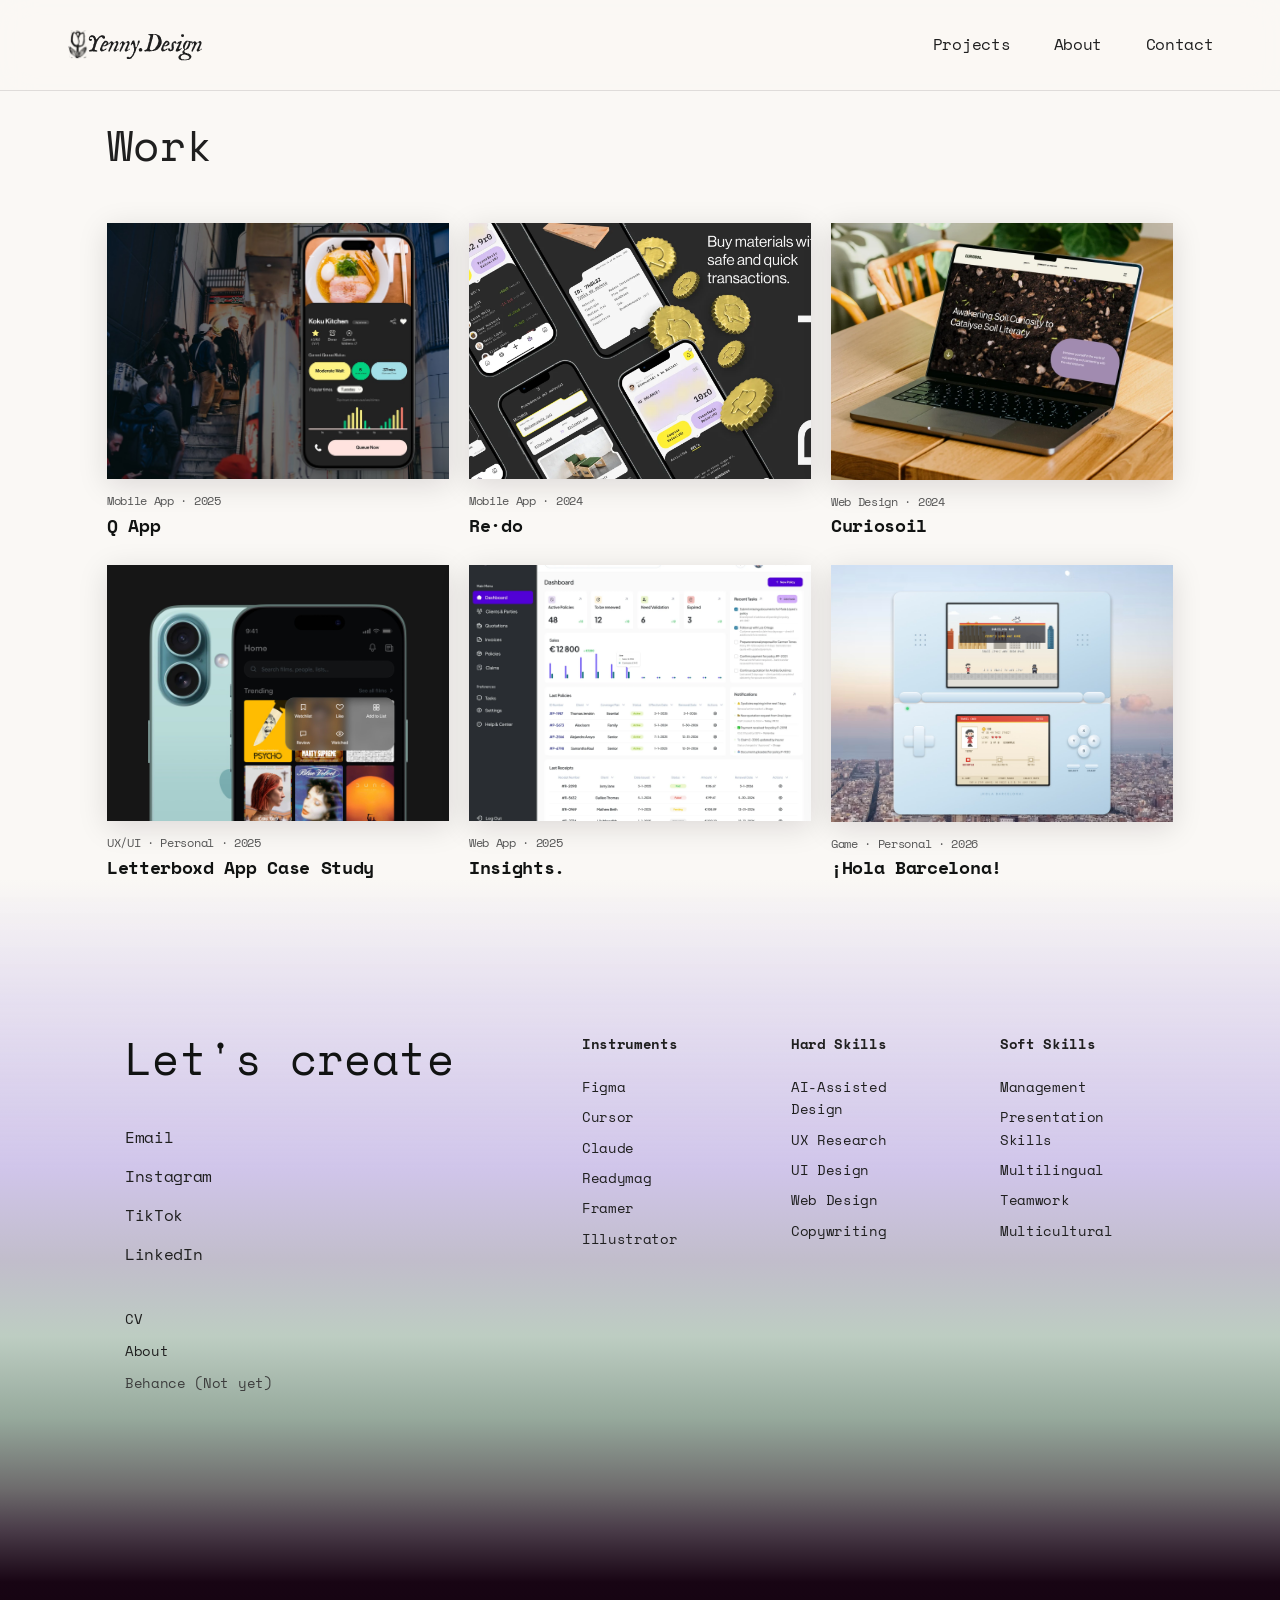
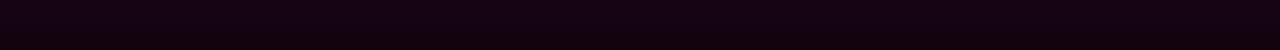
<file: projects.html>
<!DOCTYPE html>
<html lang="en">
<head>
  <meta charset="UTF-8" />
  <meta name="viewport" content="width=device-width, initial-scale=1.0" />
  <title>Projects — Yenny.Design</title>
<meta name="theme-color" content="#fcf7ee" />
<meta name="description" content="Selected product design work by Yenny Rong — mobile apps, web platforms and case studies across fintech, insurtech and sustainability." />
<!-- ── Social preview & canonical ─────────────────────────── -->
<link rel="canonical" href="https://yenny.design/projects.html" />
<meta property="og:type" content="website" />
<meta property="og:site_name" content="Yenny.Design" />
<meta property="og:title" content="Projects — Yenny.Design" />
<meta property="og:description" content="Selected product design work by Yenny Rong — mobile apps, web platforms and case studies across fintech, insurtech and sustainability." />
<meta property="og:url" content="https://yenny.design/projects.html" />
<meta property="og:image" content="https://yenny.design/img/og/home.jpg" />
<meta property="og:image:width" content="1200" />
<meta property="og:image:height" content="630" />
<meta property="og:image:alt" content="Projects — Yenny.Design" />
<meta name="twitter:card" content="summary_large_image" />
<meta name="twitter:title" content="Projects — Yenny.Design" />
<meta name="twitter:description" content="Selected product design work by Yenny Rong — mobile apps, web platforms and case studies across fintech, insurtech and sustainability." />
<meta name="twitter:image" content="https://yenny.design/img/og/home.jpg" />
<!-- ── /Social preview ────────────────────────────────────── -->
  <link rel="icon" href="img/icon/icon-32.png" sizes="32x32" />
<link rel="apple-touch-icon" href="img/icon/apple-touch-icon.png" />
<link rel="stylesheet" href="css/style.css" />
  <style>

    .projects-section {
      max-width: 1200px;
      margin: 0 auto;
      padding: 120px var(--pad-h) 0;
    }

    .projects-heading {
      font-family: var(--font-script);
      font-size: clamp(24px, 2.2vw + 15px, 44px);
      color: var(--color-text);
      letter-spacing: 0.01em;
      line-height: 1.2;
      margin-bottom: clamp(32px, 4vw, 56px);
    }

    /* Grid and cards mirror the home page's tidy view: the thumbnail is the
       card, and the caption sits under it on the page rather than inside a
       tile of its own. Tokens are shared, so the two stay in step. */
    .projects-grid {
      display: grid;
      grid-template-columns: repeat(3, minmax(0, 1fr));
      gap: var(--space-6) var(--space-5);
    }

    .project-card {
      display: block;
      text-decoration: none;
      transition: transform var(--dur-base) var(--ease-out),
                  opacity var(--dur-base) var(--ease-out);
    }
    .project-card:hover { transform: translateY(-6px); }

    .project-card-img {
      position: relative;
      aspect-ratio: 4 / 3;
      border-radius: 0;
      overflow: hidden;
      background: #ece7e2;
      box-shadow: var(--shadow-card);
      transition: box-shadow var(--dur-base) var(--ease-out);
    }
    .project-card:hover .project-card-img { box-shadow: var(--shadow-lift); }

    .project-card-img img {
      width: 100%;
      height: 100%;
      object-fit: cover;
      display: block;
      transition: transform var(--dur-slow) var(--ease-out);
    }
    .project-card:hover .project-card-img img { transform: scale(1.05); }

    .project-card-info { margin-top: var(--space-3); }

    .project-card-label {
      display: block;
      font-size: var(--text-xs);
      color: var(--color-ink-soft);
      margin-bottom: 2px;
    }

    /* Mono, not script — same reasoning as the home cards: the script face
       turns to mush at caption size. */
    .project-card-title {
      display: block;
      font-size: var(--text-md);
      font-weight: 700;
      line-height: 1.3;
      color: var(--color-ink-strong);
    }

    @media (max-width: 900px) {
      .projects-grid { grid-template-columns: repeat(2, minmax(0, 1fr)); }
    }
    @media (max-width: 460px) {
      .projects-grid { grid-template-columns: minmax(0, 1fr); }
    }

  </style>

  <style>
    /* ── Scroll reveal ── */
    [data-reveal] {
      opacity: 0;
      transform: translateY(28px);
      transition: opacity 0.7s cubic-bezier(0.22, 1, 0.36, 1),
                  transform 0.7s cubic-bezier(0.22, 1, 0.36, 1);
    }
    [data-reveal="left"]  { transform: translateX(-32px); }
    [data-reveal="right"] { transform: translateX(32px); }
    [data-reveal].is-visible { opacity: 1; transform: none; }
    [data-reveal][data-delay="1"] { transition-delay: 0.09s; }
    [data-reveal][data-delay="2"] { transition-delay: 0.18s; }
    [data-reveal][data-delay="3"] { transition-delay: 0.27s; }
    [data-reveal][data-delay="4"] { transition-delay: 0.36s; }
  </style>
</head>
<body>

  <!-- Navigation -->
  <div class="nav-sticky-wrap"><nav class="nav">
    <a href="index.html" class="nav-logo">
      <img src="img/logo.svg" alt="Yenny.Design" />
    </a>
    <ul class="nav-links">
      <li><a href="projects.html">Projects</a></li>
      <li><a href="about.html">About</a></li>
      <li><a href="contact.html">Contact</a></li>
    </ul>
    <button class="nav-burger" id="nav-burger" aria-label="Open menu">
      <span></span><span></span><span></span>
    </button>
  </nav></div>
<!-- Mobile menu overlay -->
<div class="nav-overlay" id="nav-overlay">
  <a href="projects.html">Projects</a>
  <a href="about.html">About</a>
  <a href="contact.html">Contact</a>
</div>
<script>
  (function(){
    var burger=document.getElementById('nav-burger');
    var overlay=document.getElementById('nav-overlay');
    if(!burger||!overlay) return;
    burger.addEventListener('click',function(){
      burger.classList.toggle('is-open');
      overlay.classList.toggle('is-open');
      document.body.style.overflow=overlay.classList.contains('is-open')?'hidden':'';
    });
    overlay.querySelectorAll('a').forEach(function(a){
      a.addEventListener('click',function(){
        burger.classList.remove('is-open');
        overlay.classList.remove('is-open');
        document.body.style.overflow='';
      });
    });
  })();
</script>

  <!-- Projects grid -->
  <section class="projects-section">
    <p class="projects-heading">Work</p>

    <div class="projects-grid">

      <a href="work-qapp.html" class="project-card">
        <div class="project-card-img"><img src="img/thumbs/qapp.jpg" alt="Q App" loading="lazy" /></div>
        <div class="project-card-info">
          <p class="project-card-label">Mobile App · 2025</p>
          <p class="project-card-title">Q App</p>
        </div>
      </a>

      <a href="work-redo.html" class="project-card">
        <div class="project-card-img"><img src="img/redo/hero.webp" alt="Re·do" loading="lazy" /></div>
        <div class="project-card-info">
          <p class="project-card-label">Mobile App · 2024</p>
          <p class="project-card-title">Re·do</p>
        </div>
      </a>

      <a href="work-curiosoil.html" class="project-card">
        <div class="project-card-img"><img src="img/curiosoil/3.webp" alt="Curiosoil" loading="lazy" /></div>
        <div class="project-card-info">
          <p class="project-card-label">Web Design · 2024</p>
          <p class="project-card-title">Curiosoil</p>
        </div>
      </a>

      <a href="work-letterboxd.html" class="project-card">
        <div class="project-card-img"><img src="img/thumbs/letterboxd.jpg" alt="Letterboxd App Case Study" loading="lazy" /></div>
        <div class="project-card-info">
          <p class="project-card-label">UX/UI · Personal · 2025</p>
          <p class="project-card-title">Letterboxd App Case Study</p>
        </div>
      </a>

      <a href="work-insights.html" class="project-card">
        <div class="project-card-img"><img src="img/insights/dashboard.webp" alt="Weecover Insights" loading="lazy" /></div>
        <div class="project-card-info">
          <p class="project-card-label">Web App · 2025</p>
          <p class="project-card-title">Insights.</p>
        </div>
      </a>

      <a href="work-hola-barcelona.html" class="project-card">
        <div class="project-card-img"><img src="img/thumbs/hola.jpg" alt="¡Hola Barcelona!" loading="lazy" /></div>
        <div class="project-card-info">
          <p class="project-card-label">Game · Personal · 2026</p>
          <p class="project-card-title">¡Hola Barcelona!</p>
        </div>
      </a>


    </div>
  </section>

  <!-- Footer -->
  <footer class="footer">
    <div class="footer-bg"></div>
    <div class="footer-inner">

      <div class="footer-col-left">
        <p class="footer-heading">Let's create</p>
        <div class="footer-contact">
        <a href="mailto:rong.yenny@gmail.com">Email</a>
        <a href="https://instagram.com/yennyrong" target="_blank" rel="noopener">Instagram</a>
        <a href="https://www.tiktok.com/@yennyrong" target="_blank" rel="noopener">TikTok</a>
        <a href="https://www.linkedin.com/in/yennyrong" target="_blank" rel="noopener">LinkedIn</a>
      </div>
        <div class="footer-links-list">
          <a href="files/Yenny-CV-ENGLISH.pdf" target="_blank">CV</a>
          <a href="about.html">About</a>
          <span>Behance (Not yet)</span>
        </div>
      </div>

      <div class="footer-skills">
        <div class="footer-skill-col">
          <h4>Instruments</h4>
          <ul>
            <li>Figma</li><li>Cursor</li><li>Claude</li>
            <li>Readymag</li><li>Framer</li><li>Illustrator</li>
          </ul>
        </div>
        <div class="footer-skill-col">
          <h4>Hard Skills</h4>
          <ul>
            <li>AI-Assisted Design</li><li>UX Research</li>
            <li>UI Design</li><li>Web Design</li><li>Copywriting</li>
          </ul>
        </div>
        <div class="footer-skill-col">
          <h4>Soft Skills</h4>
          <ul>
            <li>Management</li><li>Presentation Skills</li>
            <li>Multilingual</li><li>Teamwork</li><li>Multicultural</li>
          </ul>
        </div>
      </div>

    </div>
  </footer>


  <script>
    /* ── Scroll reveal — auto-target ── */
    (function () {
      const SELECTORS = [
        '.case-header',
        '.case-meta',
        '.case-hero-img',
        '.case-section',
        '.case-img-full',
        '.case-img-duo',
        '.case-img-trio',
        '.case-stats',
        '.case-next',
        '.case-video',
        '.mockup-stage',
        '.mockup-grid-2',
        '.mockup-offset',
        '.projects-heading',
        '.project-card',
        '.footer-col-left',
        '.footer-skill-col',
        '.footer-links-list',
      ];

      document.querySelectorAll(SELECTORS.join(',')).forEach(el => {
        el.setAttribute('data-reveal', 'up');
      });

      /* stagger project-card siblings */
      document.querySelectorAll('.projects-grid, .works-stage').forEach(grid => {
        grid.querySelectorAll('.project-card, .work-card').forEach((card, i) => {
          if (i > 0 && i <= 4) card.setAttribute('data-delay', String(i));
        });
      });

      /* stagger case-section siblings */
      document.querySelectorAll('.case-section').forEach((el, i) => {
        // no stagger needed between sections — each triggers individually
      });

      /* stagger footer skill cols */
      document.querySelectorAll('.footer-skill-col').forEach((el, i) => {
        el.setAttribute('data-delay', String(i + 1));
      });

      const io = new IntersectionObserver(entries => {
        entries.forEach(e => {
          if (e.isIntersecting) {
            e.target.classList.add('is-visible');
            io.unobserve(e.target);
          }
        });
      }, { threshold: 0.1 });

      document.querySelectorAll('[data-reveal]').forEach(el => io.observe(el));
    })();
  </script>
  <script src="js/trail.js"></script>
</body>
</html>
</file>
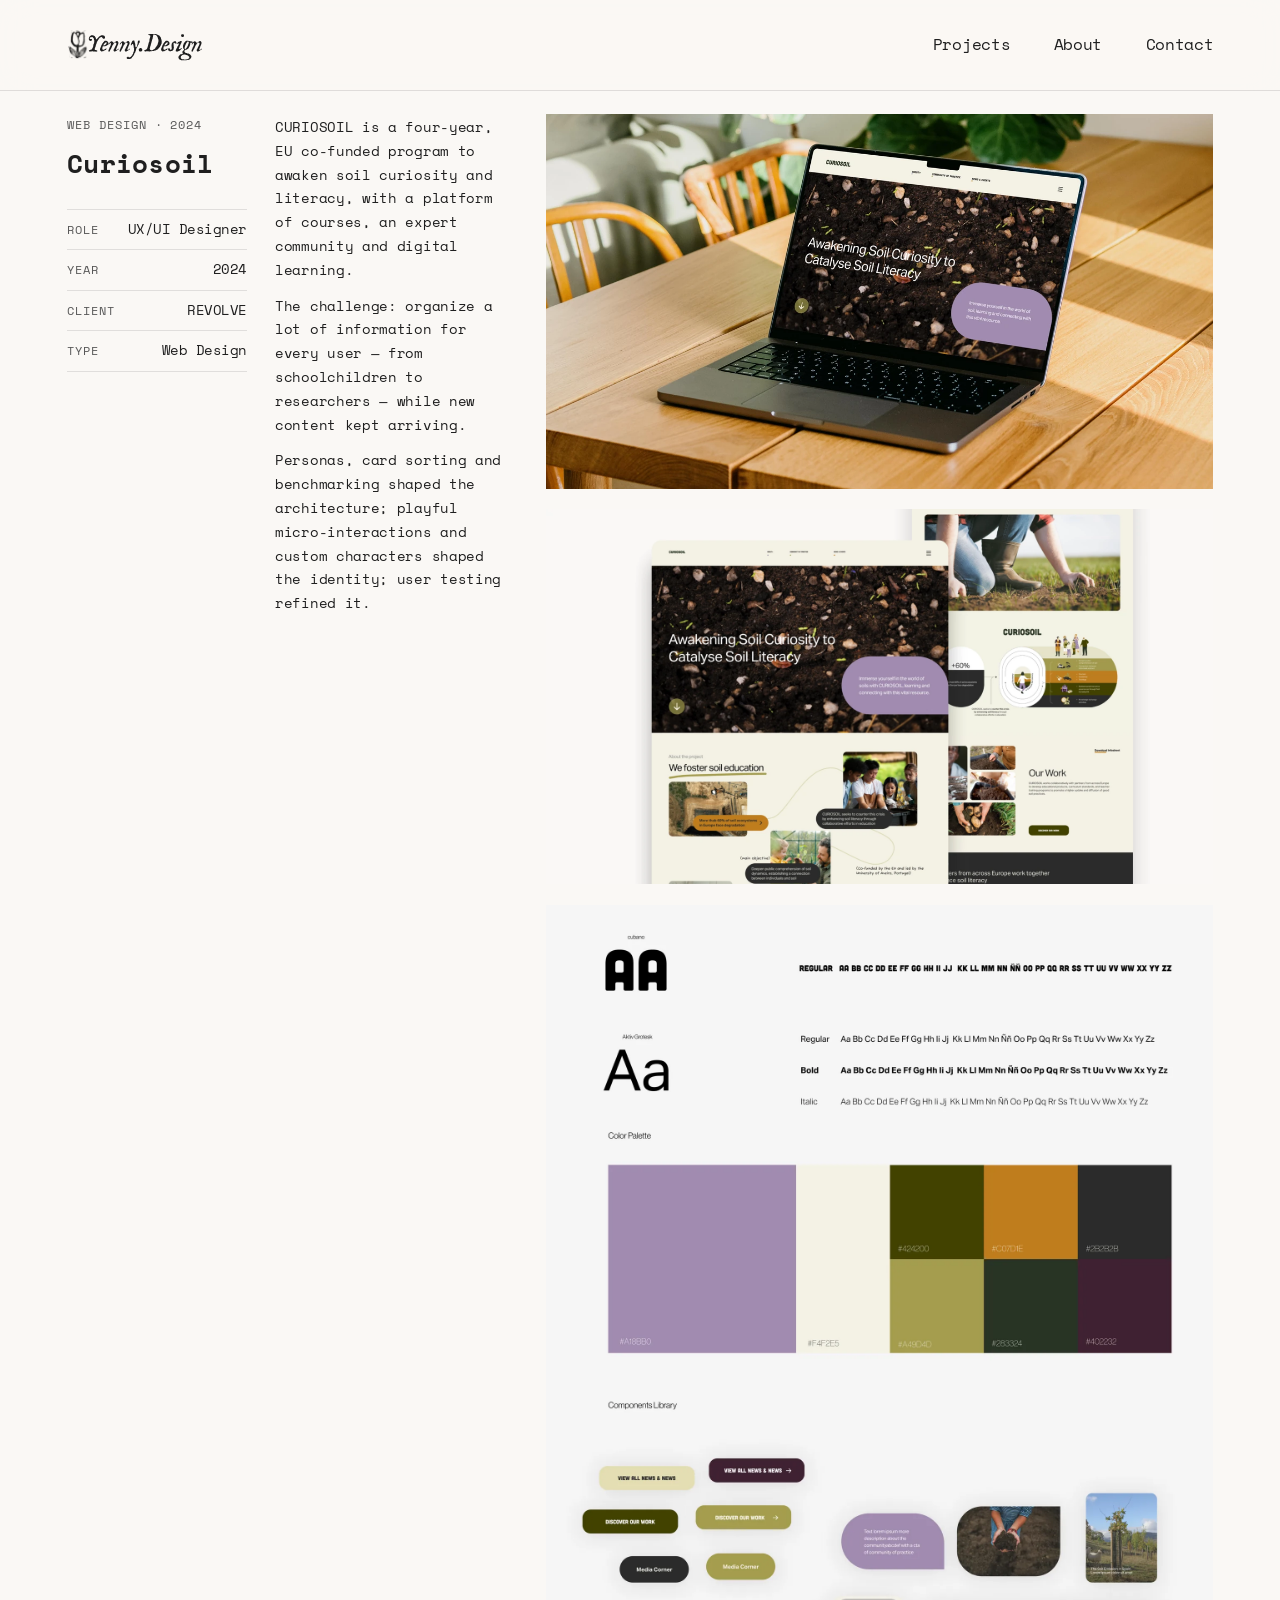
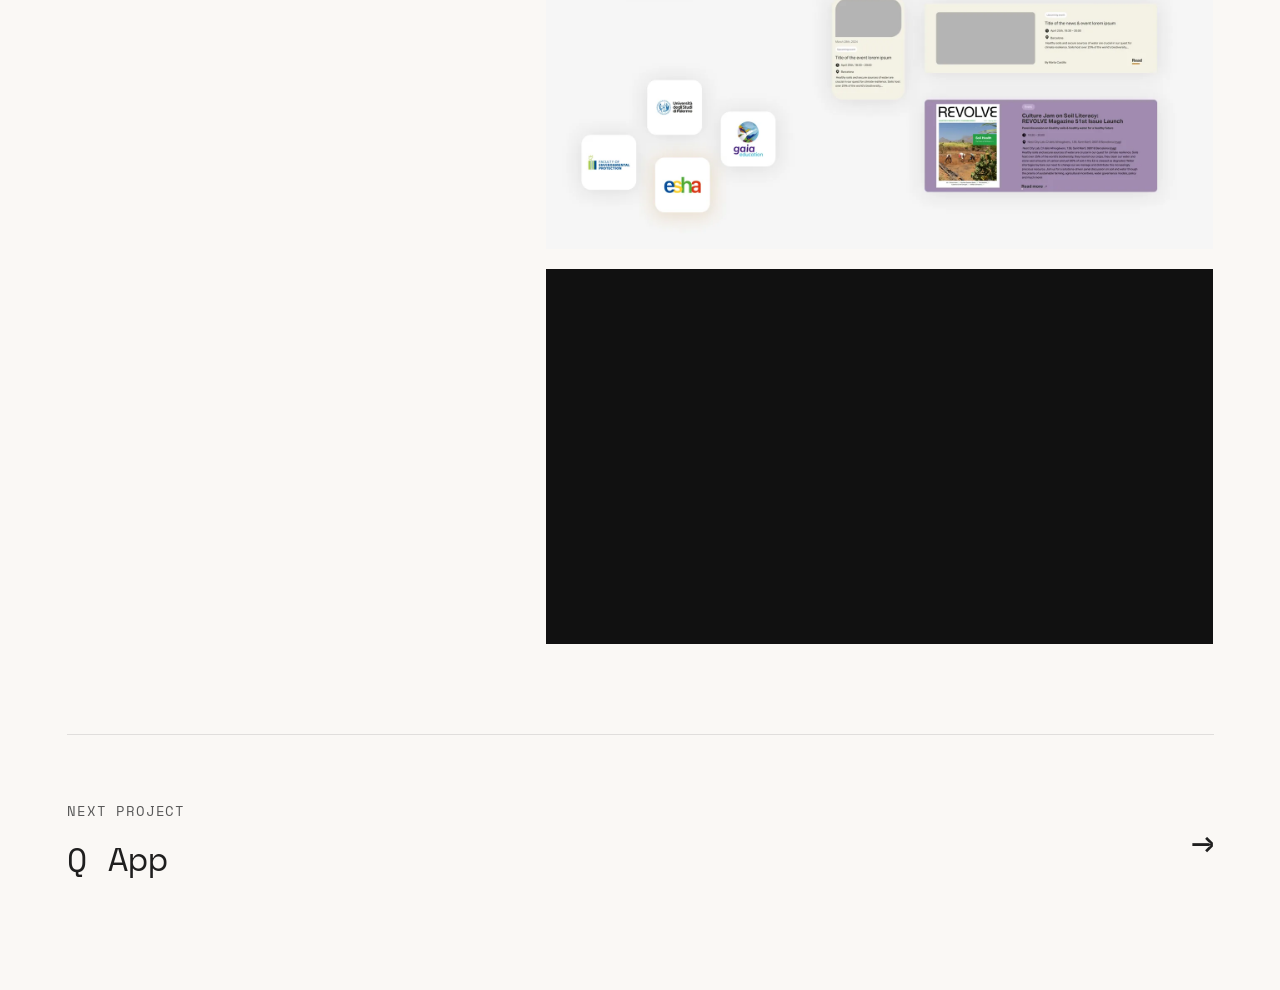
<file: work-curiosoil.html>
<!DOCTYPE html>
<html lang="en">
<head>
  <meta charset="UTF-8" />
  <meta name="viewport" content="width=device-width, initial-scale=1.0" />
  <title>Curiosoil — Yenny.Design</title>
<meta name="theme-color" content="#fcf7ee" />
<meta name="description" content="A sustainability education platform for REVOLVE, making soil science accessible and engaging for students and researchers across the EU." />
<!-- ── Social preview & canonical ─────────────────────────── -->
<link rel="canonical" href="https://yenny.design/work-curiosoil.html" />
<meta property="og:type" content="article" />
<meta property="og:site_name" content="Yenny.Design" />
<meta property="og:title" content="Curiosoil — Yenny.Design" />
<meta property="og:description" content="A sustainability education platform for REVOLVE, making soil science accessible and engaging for students and researchers across the EU." />
<meta property="og:url" content="https://yenny.design/work-curiosoil.html" />
<meta property="og:image" content="https://yenny.design/img/og/curiosoil.jpg" />
<meta property="og:image:width" content="1200" />
<meta property="og:image:height" content="630" />
<meta property="og:image:alt" content="Curiosoil — Yenny.Design" />
<meta name="twitter:card" content="summary_large_image" />
<meta name="twitter:title" content="Curiosoil — Yenny.Design" />
<meta name="twitter:description" content="A sustainability education platform for REVOLVE, making soil science accessible and engaging for students and researchers across the EU." />
<meta name="twitter:image" content="https://yenny.design/img/og/curiosoil.jpg" />
<!-- ── /Social preview ────────────────────────────────────── -->
  <link rel="icon" href="img/icon/icon-32.png" sizes="32x32" />
<link rel="apple-touch-icon" href="img/icon/apple-touch-icon.png" />
<link rel="stylesheet" href="css/style.css" />
  <style>

    /* ════════════════════════════════════════════
       PAGE SHELL
    ════════════════════════════════════════════ */
    body { background: var(--color-bg); }

    .case-wrap {
      max-width: 1200px;
      margin: 0 auto;
      padding: clamp(100px, 10vw, 130px) var(--pad-h) clamp(80px, 10vw, 160px);
    }

    /* ════════════════════════════════════════════
       HERO HEADER
    ════════════════════════════════════════════ */
    .case-header {
      padding: clamp(40px, 5vw, 80px) 0 clamp(32px, 4vw, 56px);
      border-bottom: 1px solid rgba(0,0,0,0.10);
      margin-bottom: clamp(40px, 5vw, 72px);
    }

    .case-eyebrow {
      font-family: var(--font-mono);
      font-size: var(--text-sm);
      color: var(--text-muted);
      letter-spacing: 0.08em;
      text-transform: uppercase;
      margin-bottom: 20px;
    }

    .case-title {
      font-family: var(--font-script);
      font-size: clamp(24px, 2.2vw + 15px, 44px);
      color: var(--color-text);
      letter-spacing: 0.01em;
      line-height: 1.2;
      margin-bottom: clamp(24px, 3vw, 40px);
    }

    .case-tagline {
      font-family: var(--font-mono);
      font-size: clamp(15px, 1.5vw, 20px);
      color: var(--text-muted);
      letter-spacing: -0.48px;
      line-height: 1.6;
      max-width: 620px;
    }

    /* ════════════════════════════════════════════
       METADATA STRIP
    ════════════════════════════════════════════ */
    .case-meta {
      display: flex;
      flex-wrap: wrap;
      gap: clamp(24px, 4vw, 64px);
      margin-bottom: clamp(48px, 6vw, 80px);
    }

    .case-meta-item { display: flex; flex-direction: column; gap: 8px; }

    .case-meta-label {
      font-family: var(--font-mono);
      font-size: var(--text-xs);
      color: var(--text-muted);
      letter-spacing: 0.08em;
      text-transform: uppercase;
    }

    .case-meta-value {
      font-family: var(--font-mono);
      font-size: var(--text-base);
      color: var(--color-text);
      letter-spacing: -0.48px;
      line-height: 1.4;
    }

    /* ════════════════════════════════════════════
       HERO IMAGE
    ════════════════════════════════════════════ */
    .case-hero-img {
      width: 100%;
      aspect-ratio: 16 / 7;
      background: #e2dede;
      overflow: hidden;
      margin-bottom: clamp(64px, 8vw, 120px);
      border-radius: 0;
    }

    .case-hero-img img {
      width: 100%; height: 100%; object-fit: cover; display: block;
    }

    .case-img-placeholder {
      width: 100%; height: 100%;
      display: flex; align-items: center; justify-content: center;
      font-family: var(--font-mono); font-size: var(--text-sm);
      color: #aaa; letter-spacing: 0.05em;
    }

    /* ════════════════════════════════════════════
       CONTENT SECTIONS — numbered editorial style
    ════════════════════════════════════════════ */
    .case-section {
      display: grid;
      grid-template-columns: 80px 1fr;
      gap: clamp(24px, 4vw, 64px);
      margin-bottom: clamp(64px, 8vw, 120px);
      align-items: start;
    }

    .case-section-num {
      font-family: var(--font-mono);
      font-size: var(--text-xs);
      color: var(--text-muted);
      letter-spacing: 0.06em;
      text-transform: uppercase;
      padding-top: 6px;
    }

    .case-section-inner { display: flex; flex-direction: column; gap: 24px; }

    .case-section-title {
      font-family: var(--font-mono);
      font-size: var(--text-xl);
      color: var(--color-text);
      letter-spacing: -1px;
      line-height: 1.15;
      margin-bottom: 8px;
    }

    .case-section-body {
      font-family: var(--font-mono);
      font-size: var(--text-base);
      color: var(--color-text);
      letter-spacing: -0.48px;
      line-height: 1.75;
    }

    .case-section-body p + p { margin-top: 16px; }

    /* ── Insight / highlight block ── */
    .case-insight {
      border-left: 2px solid var(--color-text);
      padding: 20px 24px;
      background: rgba(0,0,0,0.03);
      font-family: var(--font-display);
      font-style: italic;
      font-size: clamp(18px, 2vw, 24px);
      color: var(--color-text);
      letter-spacing: -0.5px;
      line-height: 1.4;
    }

    /* ════════════════════════════════════════════
       FULL-WIDTH IMAGE / GALLERY
    ════════════════════════════════════════════ */
    .case-img-full {
      width: 100%;
      background: #e2dede;
      overflow: hidden;
      margin-bottom: clamp(64px, 8vw, 120px);
      border-radius: 0;
    }

    .case-img-full img { width: 100%; height: 100%; object-fit: cover; display: block; }
    .case-img-full.ratio-16-9  { aspect-ratio: 16 / 9; }
    .case-img-full.ratio-4-3   { aspect-ratio: 4 / 3; }
    .case-img-full.ratio-3-2   { aspect-ratio: 3 / 2; }

    /* Two images side by side */
    .case-img-duo {
      display: grid;
      grid-template-columns: 1fr 1fr;
      gap: 12px;
      margin-bottom: clamp(64px, 8vw, 120px);
    }

    .case-img-duo .case-img-full { margin-bottom: 0; }

    /* ════════════════════════════════════════════
       OUTCOME STATS ROW
    ════════════════════════════════════════════ */
    .case-stats {
      display: flex;
      flex-wrap: wrap;
      gap: clamp(32px, 5vw, 80px);
      padding: clamp(32px, 4vw, 56px) 0;
      border-top: 1px solid rgba(0,0,0,0.10);
      border-bottom: 1px solid rgba(0,0,0,0.10);
      margin-bottom: clamp(64px, 8vw, 120px);
    }

    .case-stat { display: flex; flex-direction: column; gap: 8px; }

    .case-stat-number {
      font-family: var(--font-script);
      font-size: clamp(26px, 3.2vw, 44px);
      color: var(--color-text);
      letter-spacing: 0.01em;
      line-height: 1.2;
    }

    .case-stat-label {
      font-family: var(--font-mono);
      font-size: var(--text-sm);
      color: var(--text-muted);
      letter-spacing: -0.42px;
      line-height: 1.4;
      max-width: 160px;
    }

    /* ════════════════════════════════════════════
       NEXT PROJECT LINK
    ════════════════════════════════════════════ */
    .case-next {
      display: flex;
      align-items: center;
      justify-content: space-between;
      padding-top: clamp(40px, 5vw, 64px);
      border-top: 1px solid rgba(0,0,0,0.10);
      text-decoration: none;
      transition: opacity 0.2s ease;
    }

    .case-next:hover { opacity: 0.5; }

    .case-next-label {
      font-family: var(--font-mono);
      font-size: var(--text-sm);
      color: var(--text-muted);
      letter-spacing: 0.06em;
      text-transform: uppercase;
      margin-bottom: 8px;
    }

    .case-next-title {
      font-family: var(--font-script);
      font-size: clamp(20px, 2.6vw, 38px);
      color: var(--color-text);
      letter-spacing: 0.01em;
    }

    .case-next-arrow {
      font-family: var(--font-mono);
      font-size: clamp(24px, 3vw, 40px);
      color: var(--color-text);
    }

    /* ── Transparent images ── */
    .case-img-full.no-bg { background: transparent; }
    .case-img-full.no-bg img { object-fit: contain; height: auto; }

    /* ── Video embed ── */
    .case-video {
      position: relative;
      padding-bottom: 56.25%;
      height: 0;
      overflow: hidden;
      border-radius: 0;
      background: #111;
      margin-bottom: clamp(64px, 8vw, 120px);
    }
    .case-video iframe {
      position: absolute;
      top: 0; left: 0;
      width: 100%; height: 100%;
      border: none;
    }

    /* ════════════════════════════════════════════
       RESPONSIVE
    ════════════════════════════════════════════ */
    @media (max-width: 768px) {
      .case-section { grid-template-columns: 1fr; gap: 12px; }
      .case-section-num { padding-top: 0; }
      .case-img-duo { grid-template-columns: 1fr; }
      .case-title { letter-spacing: -2px; }
    }

  </style>

  <style>
    /* ── Scroll reveal ── */
    [data-reveal] {
      opacity: 0;
      transform: translateY(28px);
      transition: opacity 0.7s cubic-bezier(0.22, 1, 0.36, 1),
                  transform 0.7s cubic-bezier(0.22, 1, 0.36, 1);
    }
    [data-reveal="left"]  { transform: translateX(-32px); }
    [data-reveal="right"] { transform: translateX(32px); }
    [data-reveal].is-visible { opacity: 1; transform: none; }
    [data-reveal][data-delay="1"] { transition-delay: 0.09s; }
    [data-reveal][data-delay="2"] { transition-delay: 0.18s; }
    [data-reveal][data-delay="3"] { transition-delay: 0.27s; }
    [data-reveal][data-delay="4"] { transition-delay: 0.36s; }
  </style>
  <link rel="stylesheet" href="css/case3.css" />
</head>
<body>

  <!-- Navigation -->
  <div class="nav-sticky-wrap"><nav class="nav">
    <a href="index.html" class="nav-logo">
      <img src="img/logo.svg" alt="Yenny.Design" />
    </a>
    <ul class="nav-links">
      <li><a href="projects.html">Projects</a></li>
      <li><a href="about.html">About</a></li>
      <li><a href="contact.html">Contact</a></li>
    </ul>
    <button class="nav-burger" id="nav-burger" aria-label="Open menu">
      <span></span><span></span><span></span>
    </button>
  </nav></div>
<!-- Mobile menu overlay -->
<div class="nav-overlay" id="nav-overlay">
  <a href="projects.html">Projects</a>
  <a href="about.html">About</a>
  <a href="contact.html">Contact</a>
</div>
<script>
  (function(){
    var burger=document.getElementById('nav-burger');
    var overlay=document.getElementById('nav-overlay');
    if(!burger||!overlay) return;
    burger.addEventListener('click',function(){
      burger.classList.toggle('is-open');
      overlay.classList.toggle('is-open');
      document.body.style.overflow=overlay.classList.contains('is-open')?'hidden':'';
    });
    overlay.querySelectorAll('a').forEach(function(a){
      a.addEventListener('click',function(){
        burger.classList.remove('is-open');
        overlay.classList.remove('is-open');
        document.body.style.overflow='';
      });
    });
  })();
</script>

  <main class="case3">

  <div class="case3-grid">
  <aside class="case3-side">
<header class="case-header">
      <p class="case-eyebrow">Web Design · 2024</p>
      <h1 class="case-title">Curiosoil</h1>
    </header>
<div class="case-meta">
      <div class="case-meta-item">
        <span class="case-meta-label">Role</span>
        <span class="case-meta-value">UX/UI Designer</span>
      </div>
      <div class="case-meta-item">
        <span class="case-meta-label">Year</span>
        <span class="case-meta-value">2024</span>
      </div>
      <div class="case-meta-item">
        <span class="case-meta-label">Client</span>
        <span class="case-meta-value">REVOLVE</span>
      </div>
      <div class="case-meta-item">
        <span class="case-meta-label">Type</span>
        <span class="case-meta-value">Web Design</span>
      </div>
    </div>
  </aside>

  <div class="case3-flow">
    <section class="case3-sec">
      <div class="case3-text"><div class="case3-text-in" data-reveal="up">
        <div class="case-section-body">
          <p>CURIOSOIL is a four-year, EU co-funded program to awaken soil curiosity and literacy, with a platform of courses, an expert community and digital learning.</p>
          <p>The challenge: organize a lot of information for every user — from schoolchildren to researchers — while new content kept arriving.</p>
          <p>Personas, card sorting and benchmarking shaped the architecture; playful micro-interactions and custom characters shaped the identity; user testing refined it.</p>
        </div>
      </div></div>
      <div class="case3-visuals">
<div class="case-hero-img">
      <img src="img/curiosoil/3.webp?v=2" alt="Curiosoil hero" />
    </div>
<div class="case-img-full">
      <img src="img/curiosoil/1.webp?v=2" alt="Curiosoil prototype flow" />
    </div>
<div class="case-img-full no-bg">
      <img src="img/curiosoil/2.webp" alt="Curiosoil style guide" />
    </div>
<div class="case-video">
      <iframe src="https://player.vimeo.com/video/954735220" allow="autoplay; fullscreen; picture-in-picture" allowfullscreen></iframe>
    </div>
      </div>
    </section>
  </div>
  </div>

<a class="case-next" href="work-qapp.html">
      <div>
        <p class="case-next-label">Next project</p>
        <p class="case-next-title">Q App</p>
      </div>
      <span class="case-next-arrow">→</span>
    </a>

</main>

  <script>
    /* ── Scroll reveal — auto-target ── */
    (function () {
      const SELECTORS = [
        '.case-header',
        '.case-meta',
        '.case-hero-img',
        '.case-section',
        '.case-img-full',
        '.case-img-duo',
        '.case-img-trio',
        '.case-stats',
        '.case-next',
        '.case-video',
        '.mockup-stage',
        '.mockup-grid-2',
        '.mockup-offset',
        '.projects-heading',
        '.project-card',
        '.footer-col-left',
        '.footer-skill-col',
        '.footer-links-list',
      ];

      document.querySelectorAll(SELECTORS.join(',')).forEach(el => {
        el.setAttribute('data-reveal', 'up');
      });

      /* stagger project-card siblings */
      document.querySelectorAll('.projects-grid, .works-stage').forEach(grid => {
        grid.querySelectorAll('.project-card, .work-card').forEach((card, i) => {
          if (i > 0 && i <= 4) card.setAttribute('data-delay', String(i));
        });
      });

      /* stagger case-section siblings */
      document.querySelectorAll('.case-section').forEach((el, i) => {
        // no stagger needed between sections — each triggers individually
      });

      /* stagger footer skill cols */
      document.querySelectorAll('.footer-skill-col').forEach((el, i) => {
        el.setAttribute('data-delay', String(i + 1));
      });

      const io = new IntersectionObserver(entries => {
        entries.forEach(e => {
          if (e.isIntersecting) {
            e.target.classList.add('is-visible');
            io.unobserve(e.target);
          }
        });
      }, { threshold: 0.1 });

      document.querySelectorAll('[data-reveal]').forEach(el => io.observe(el));
    })();
  </script>
  <script src="js/trail.js"></script>
  <script src="js/case3.js" defer></script>
</body>
</html>
</file>
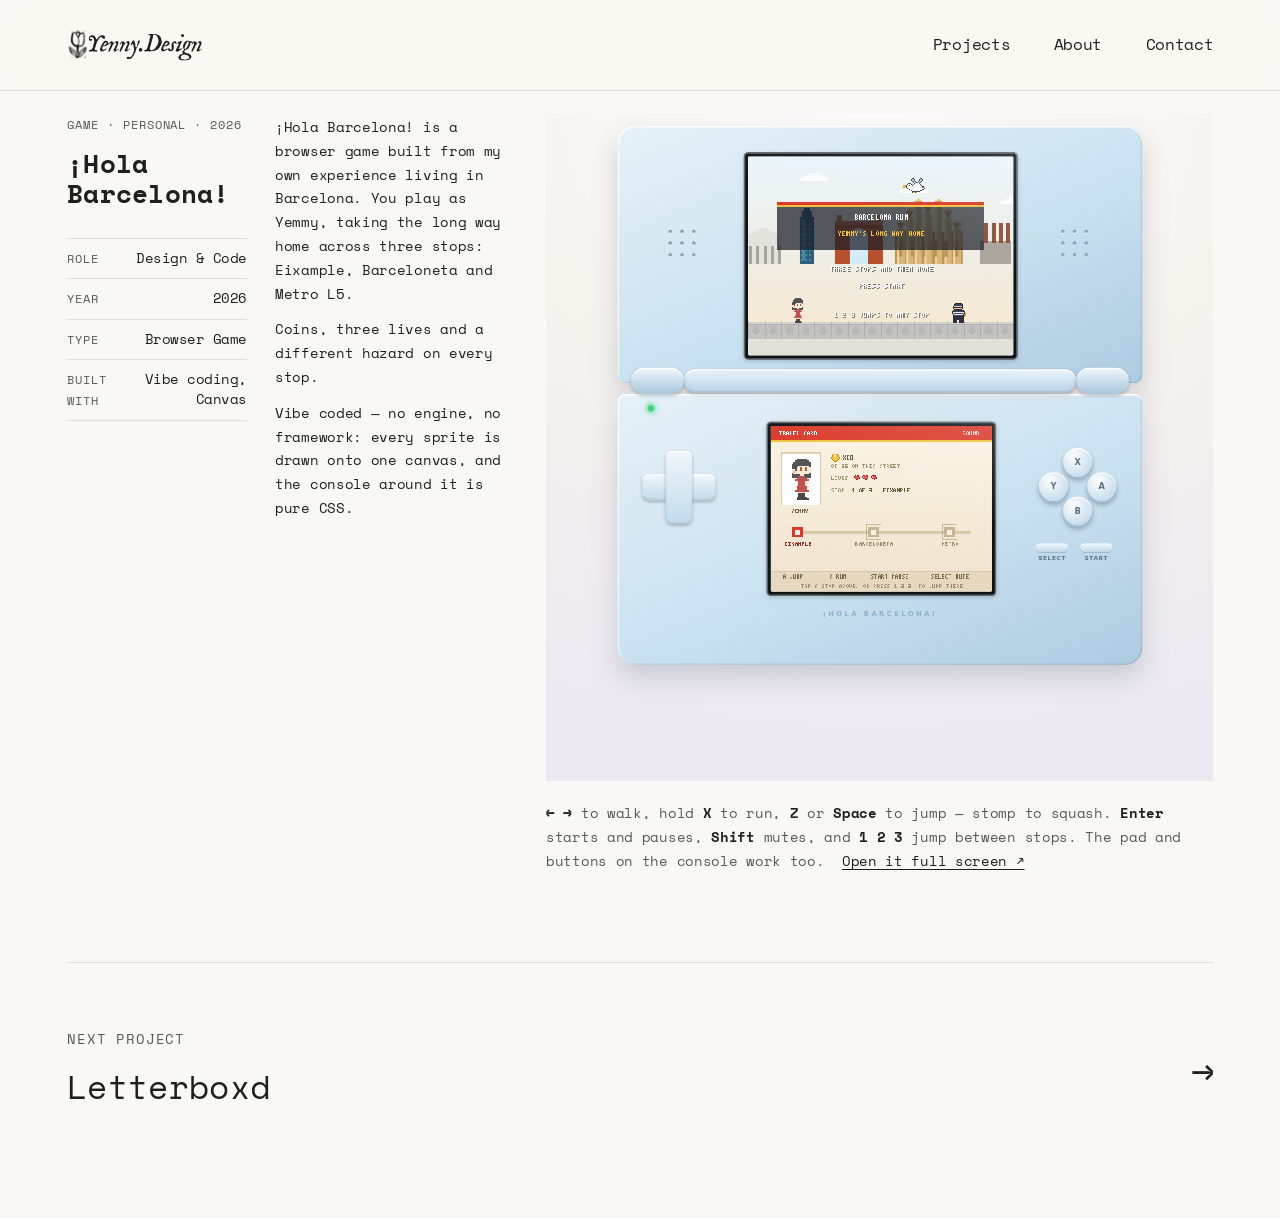
<file: work-hola-barcelona.html>
<!DOCTYPE html>
<html lang="en">
<head>
  <meta charset="UTF-8" />
  <meta name="viewport" content="width=device-width, initial-scale=1.0" />
  <title>¡Hola Barcelona! — Yenny.Design</title>
<meta name="theme-color" content="#fcf7ee" />
<meta name="description" content="A browser game about the long way home across Barcelona — three stops, each level drawn from living in the city." />
<!-- ── Social preview & canonical ─────────────────────────── -->
<link rel="canonical" href="https://yenny.design/work-hola-barcelona.html" />
<meta property="og:type" content="article" />
<meta property="og:site_name" content="Yenny.Design" />
<meta property="og:title" content="¡Hola Barcelona! — Yenny.Design" />
<meta property="og:description" content="A browser game about the long way home across Barcelona — three stops, each level drawn from living in the city." />
<meta property="og:url" content="https://yenny.design/work-hola-barcelona.html" />
<meta property="og:image" content="https://yenny.design/img/og/hola.jpg" />
<meta property="og:image:width" content="1200" />
<meta property="og:image:height" content="630" />
<meta property="og:image:alt" content="¡Hola Barcelona! — Yenny.Design" />
<meta name="twitter:card" content="summary_large_image" />
<meta name="twitter:title" content="¡Hola Barcelona! — Yenny.Design" />
<meta name="twitter:description" content="A browser game about the long way home across Barcelona — three stops, each level drawn from living in the city." />
<meta name="twitter:image" content="https://yenny.design/img/og/hola.jpg" />
<!-- ── /Social preview ────────────────────────────────────── -->
  <link rel="icon" href="img/icon/icon-32.png" sizes="32x32" />
<link rel="apple-touch-icon" href="img/icon/apple-touch-icon.png" />
<link rel="stylesheet" href="css/style.css" />
  <style>

    /* ════════════════════════════════════════════
       PAGE SHELL
    ════════════════════════════════════════════ */
    body { background: var(--color-bg); }

    .case-wrap {
      max-width: 1200px;
      margin: 0 auto;
      padding: clamp(100px, 10vw, 130px) var(--pad-h) clamp(80px, 10vw, 160px);
    }

    /* ════════════════════════════════════════════
       HERO HEADER
    ════════════════════════════════════════════ */
    .case-header {
      padding: clamp(40px, 5vw, 80px) 0 clamp(32px, 4vw, 56px);
      border-bottom: 1px solid rgba(0,0,0,0.10);
      margin-bottom: clamp(40px, 5vw, 72px);
    }

    .case-eyebrow {
      font-family: var(--font-mono);
      font-size: var(--text-sm);
      color: var(--text-muted);
      letter-spacing: 0.08em;
      text-transform: uppercase;
      margin-bottom: 20px;
    }

    .case-title {
      font-family: var(--font-script);
      font-size: clamp(24px, 2.2vw + 15px, 44px);
      color: var(--color-text);
      letter-spacing: 0.01em;
      line-height: 1.2;
      margin-bottom: clamp(24px, 3vw, 40px);
    }

    .case-tagline {
      font-family: var(--font-mono);
      font-size: clamp(15px, 1.5vw, 20px);
      color: var(--text-muted);
      letter-spacing: -0.48px;
      line-height: 1.6;
      max-width: 620px;
    }

    /* ════════════════════════════════════════════
       METADATA STRIP
    ════════════════════════════════════════════ */
    .case-meta {
      display: flex;
      flex-wrap: wrap;
      gap: clamp(24px, 4vw, 64px);
      margin-bottom: clamp(48px, 6vw, 80px);
    }

    .case-meta-item { display: flex; flex-direction: column; gap: 8px; }

    .case-meta-label {
      font-family: var(--font-mono);
      font-size: var(--text-xs);
      color: var(--text-muted);
      letter-spacing: 0.08em;
      text-transform: uppercase;
    }

    .case-meta-value {
      font-family: var(--font-mono);
      font-size: var(--text-base);
      color: var(--color-text);
      letter-spacing: -0.48px;
      line-height: 1.4;
    }

    /* ════════════════════════════════════════════
       HERO IMAGE
    ════════════════════════════════════════════ */
    .case-hero-img {
      width: 100%;
      aspect-ratio: 16 / 7;
      background: #e2dede;
      overflow: hidden;
      margin-bottom: clamp(64px, 8vw, 120px);
      border-radius: 0;
    }

    .case-hero-img img {
      width: 100%; height: 100%; object-fit: cover; display: block;
    }

    .case-img-placeholder {
      width: 100%; height: 100%;
      display: flex; align-items: center; justify-content: center;
      font-family: var(--font-mono); font-size: var(--text-sm);
      color: #aaa; letter-spacing: 0.05em;
    }

    /* ════════════════════════════════════════════
       CONTENT SECTIONS — numbered editorial style
    ════════════════════════════════════════════ */
    .case-section {
      display: grid;
      grid-template-columns: 80px 1fr;
      gap: clamp(24px, 4vw, 64px);
      margin-bottom: clamp(64px, 8vw, 120px);
      align-items: start;
    }

    .case-section-num {
      font-family: var(--font-mono);
      font-size: var(--text-xs);
      color: var(--text-muted);
      letter-spacing: 0.06em;
      text-transform: uppercase;
      padding-top: 6px;
    }

    .case-section-inner { display: flex; flex-direction: column; gap: 24px; }

    .case-section-title {
      font-family: var(--font-mono);
      font-size: var(--text-xl);
      color: var(--color-text);
      letter-spacing: -1px;
      line-height: 1.15;
      margin-bottom: 8px;
    }

    .case-section-body {
      font-family: var(--font-mono);
      font-size: var(--text-base);
      color: var(--color-text);
      letter-spacing: -0.48px;
      line-height: 1.75;
    }

    .case-section-body p + p { margin-top: 16px; }

    /* ── Insight / highlight block ── */
    .case-insight {
      border-left: 2px solid var(--color-text);
      padding: 20px 24px;
      background: rgba(0,0,0,0.03);
      font-family: var(--font-display);
      font-style: italic;
      font-size: clamp(18px, 2vw, 24px);
      color: var(--color-text);
      letter-spacing: -0.5px;
      line-height: 1.4;
    }

    /* ════════════════════════════════════════════
       FULL-WIDTH IMAGE / GALLERY
    ════════════════════════════════════════════ */
    .case-img-full {
      width: 100%;
      background: #e2dede;
      overflow: hidden;
      margin-bottom: clamp(64px, 8vw, 120px);
      border-radius: 0;
    }

    .case-img-full img { width: 100%; height: 100%; object-fit: cover; display: block; }
    .case-img-full.ratio-16-9  { aspect-ratio: 16 / 9; }
    .case-img-full.ratio-4-3   { aspect-ratio: 4 / 3; }
    .case-img-full.ratio-3-2   { aspect-ratio: 3 / 2; }

    /* Two images side by side */
    .case-img-duo {
      display: grid;
      grid-template-columns: 1fr 1fr;
      gap: 12px;
      margin-bottom: clamp(64px, 8vw, 120px);
    }

    .case-img-duo .case-img-full { margin-bottom: 0; }

    /* ════════════════════════════════════════════
       OUTCOME STATS ROW
    ════════════════════════════════════════════ */
    .case-stats {
      display: flex;
      flex-wrap: wrap;
      gap: clamp(32px, 5vw, 80px);
      padding: clamp(32px, 4vw, 56px) 0;
      border-top: 1px solid rgba(0,0,0,0.10);
      border-bottom: 1px solid rgba(0,0,0,0.10);
      margin-bottom: clamp(64px, 8vw, 120px);
    }

    .case-stat { display: flex; flex-direction: column; gap: 8px; }

    .case-stat-number {
      font-family: var(--font-script);
      font-size: clamp(26px, 3.2vw, 44px);
      color: var(--color-text);
      letter-spacing: 0.01em;
      line-height: 1.2;
    }

    .case-stat-label {
      font-family: var(--font-mono);
      font-size: var(--text-sm);
      color: var(--text-muted);
      letter-spacing: -0.42px;
      line-height: 1.4;
      max-width: 160px;
    }

    /* ════════════════════════════════════════════
       NEXT PROJECT LINK
    ════════════════════════════════════════════ */
    .case-next {
      display: flex;
      align-items: center;
      justify-content: space-between;
      padding-top: clamp(40px, 5vw, 64px);
      border-top: 1px solid rgba(0,0,0,0.10);
      text-decoration: none;
      transition: opacity 0.2s ease;
    }

    .case-next:hover { opacity: 0.5; }

    .case-next-label {
      font-family: var(--font-mono);
      font-size: var(--text-sm);
      color: var(--text-muted);
      letter-spacing: 0.06em;
      text-transform: uppercase;
      margin-bottom: 8px;
    }

    .case-next-title {
      font-family: var(--font-script);
      font-size: clamp(20px, 2.6vw, 38px);
      color: var(--color-text);
      letter-spacing: 0.01em;
    }

    .case-next-arrow {
      font-family: var(--font-mono);
      font-size: clamp(24px, 3vw, 40px);
      color: var(--color-text);
    }

    /* ── Transparent images ── */
    .case-img-full.no-bg { background: transparent; }
    .case-img-full.no-bg img { object-fit: contain; height: auto; }

    /* ── Video embed ── */
    .case-video {
      position: relative;
      padding-bottom: 56.25%;
      height: 0;
      overflow: hidden;
      border-radius: 0;
      background: #111;
      margin-bottom: clamp(64px, 8vw, 120px);
    }
    .case-video iframe {
      position: absolute;
      top: 0; left: 0;
      width: 100%; height: 100%;
      border: none;
    }

    /* ════════════════════════════════════════════
       RESPONSIVE
    ════════════════════════════════════════════ */
    @media (max-width: 768px) {
      .case-section { grid-template-columns: 1fr; gap: 12px; }
      .case-section-num { padding-top: 0; }
      .case-img-duo { grid-template-columns: 1fr; }
      .case-title { letter-spacing: -2px; }
    }

  </style>

  <style>
    /* ── Scroll reveal ── */
    [data-reveal] {
      opacity: 0;
      transform: translateY(28px);
      transition: opacity 0.7s cubic-bezier(0.22, 1, 0.36, 1),
                  transform 0.7s cubic-bezier(0.22, 1, 0.36, 1);
    }
    [data-reveal="left"]  { transform: translateX(-32px); }
    [data-reveal="right"] { transform: translateX(32px); }
    [data-reveal].is-visible { opacity: 1; transform: none; }
    [data-reveal][data-delay="1"] { transition-delay: 0.09s; }
    [data-reveal][data-delay="2"] { transition-delay: 0.18s; }
    [data-reveal][data-delay="3"] { transition-delay: 0.27s; }
    [data-reveal][data-delay="4"] { transition-delay: 0.36s; }

    /* ── Playable embed ── */
    .game-embed {
      width: 100%;
      aspect-ratio: 1 / 1;
      max-height: 840px;
      border-radius: 0;
      overflow: hidden;
      background: #eaf1f8;
      margin-bottom: 20px;
    }
    .game-embed iframe { width: 100%; height: 100%; border: none; display: block; }

    .game-note {
      font-family: var(--font-mono);
      font-size: var(--text-sm);
      color: var(--text-muted);
      letter-spacing: -0.3px;
      line-height: 1.7;
      margin-bottom: clamp(64px, 8vw, 120px);
    }
    .game-note b { color: var(--color-text); font-weight: 600; }
    .game-note a {
      color: var(--color-text);
      text-decoration: underline;
      text-underline-offset: 3px;
      white-space: nowrap;
    }
    .game-note a:hover { opacity: 0.55; }

    @media (max-width: 768px) {
      .game-embed { aspect-ratio: 4 / 5; max-height: none; }
    }

  </style>  <link rel="stylesheet" href="css/case3.css" />
</head>
<body>

  <!-- Navigation -->
  <div class="nav-sticky-wrap"><nav class="nav">
    <a href="index.html" class="nav-logo">
      <img src="img/logo.svg" alt="Yenny.Design" />
    </a>
    <ul class="nav-links">
      <li><a href="projects.html">Projects</a></li>
      <li><a href="about.html">About</a></li>
      <li><a href="contact.html">Contact</a></li>
    </ul>
    <button class="nav-burger" id="nav-burger" aria-label="Open menu">
      <span></span><span></span><span></span>
    </button>
  </nav></div>
<!-- Mobile menu overlay -->
<div class="nav-overlay" id="nav-overlay">
  <a href="projects.html">Projects</a>
  <a href="about.html">About</a>
  <a href="contact.html">Contact</a>
</div>
<script>
  (function(){
    var burger=document.getElementById('nav-burger');
    var overlay=document.getElementById('nav-overlay');
    if(!burger||!overlay) return;
    burger.addEventListener('click',function(){
      burger.classList.toggle('is-open');
      overlay.classList.toggle('is-open');
      document.body.style.overflow=overlay.classList.contains('is-open')?'hidden':'';
    });
    overlay.querySelectorAll('a').forEach(function(a){
      a.addEventListener('click',function(){
        burger.classList.remove('is-open');
        overlay.classList.remove('is-open');
        document.body.style.overflow='';
      });
    });
  })();
</script>

  <main class="case3">

  <div class="case3-grid">
  <aside class="case3-side">
<header class="case-header">
      <p class="case-eyebrow">Game · Personal · 2026</p>
      <h1 class="case-title">¡Hola Barcelona!</h1>
    </header>
<div class="case-meta">
      <div class="case-meta-item">
        <span class="case-meta-label">Role</span>
        <span class="case-meta-value">Design &amp; Code</span>
      </div>
      <div class="case-meta-item">
        <span class="case-meta-label">Year</span>
        <span class="case-meta-value">2026</span>
      </div>
      <div class="case-meta-item">
        <span class="case-meta-label">Type</span>
        <span class="case-meta-value">Browser Game</span>
      </div>
      <div class="case-meta-item">
        <span class="case-meta-label">Built with</span>
        <span class="case-meta-value">Vibe coding, Canvas</span>
      </div>
    </div>
  </aside>

  <div class="case3-flow">
    <section class="case3-sec">
      <div class="case3-text"><div class="case3-text-in" data-reveal="up">
        <div class="case-section-body">
          <p>¡Hola Barcelona! is a browser game built from my own experience living in Barcelona. You play as Yemmy, taking the long way home across three stops: Eixample, Barceloneta and Metro L5.</p>
          <p>Coins, three lives and a different hazard on every stop.</p>
          <p>Vibe coded — no engine, no framework: every sprite is drawn onto one canvas, and the console around it is pure CSS.</p>
        </div>
      </div></div>
      <div class="case3-visuals">
<div class="game-embed">
      <iframe src="hola-barcelona.html?embed=1" title="¡Hola Barcelona! — playable game"></iframe>
    </div>
<p class="game-note">
      <b>←</b> <b>→</b> to walk, hold <b>X</b> to run, <b>Z</b> or <b>Space</b> to jump — stomp to squash. <b>Enter</b> starts and pauses, <b>Shift</b> mutes, and <b>1</b> <b>2</b> <b>3</b> jump between stops. The pad and buttons on the console work too. &nbsp;<a href="hola-barcelona.html" target="_blank" rel="noopener">Open it full screen ↗</a>
    </p>
      </div>
    </section>
  </div>
  </div>

<a class="case-next" href="work-letterboxd.html">
      <div>
        <p class="case-next-label">Next project</p>
        <p class="case-next-title">Letterboxd</p>
      </div>
      <span class="case-next-arrow">→</span>
    </a>

</main>

  <script>
    /* ── Scroll reveal — auto-target ── */
    (function () {
      const SELECTORS = [
        '.case-header',
        '.case-meta',
        '.case-hero-img',
        '.case-section',
        '.case-img-full',
        '.case-img-duo',
        '.case-img-trio',
        '.case-stats',
        '.case-next',
        '.case-video',
        '.mockup-stage',
        '.mockup-grid-2',
        '.mockup-offset',
        '.projects-heading',
        '.project-card',
        '.footer-col-left',
        '.footer-skill-col',
        '.footer-links-list',
      ];

      document.querySelectorAll(SELECTORS.join(',')).forEach(el => {
        el.setAttribute('data-reveal', 'up');
      });

      /* stagger project-card siblings */
      document.querySelectorAll('.projects-grid, .works-stage').forEach(grid => {
        grid.querySelectorAll('.project-card, .work-card').forEach((card, i) => {
          if (i > 0 && i <= 4) card.setAttribute('data-delay', String(i));
        });
      });

      /* stagger case-section siblings */
      document.querySelectorAll('.case-section').forEach((el, i) => {
        // no stagger needed between sections — each triggers individually
      });

      /* stagger footer skill cols */
      document.querySelectorAll('.footer-skill-col').forEach((el, i) => {
        el.setAttribute('data-delay', String(i + 1));
      });

      const io = new IntersectionObserver(entries => {
        entries.forEach(e => {
          if (e.isIntersecting) {
            e.target.classList.add('is-visible');
            io.unobserve(e.target);
          }
        });
      }, { threshold: 0.1 });

      document.querySelectorAll('[data-reveal]').forEach(el => io.observe(el));
    })();
  </script>
  <script src="js/trail.js"></script>
  <script src="js/case3.js" defer></script>
</body>
</html>
</file>
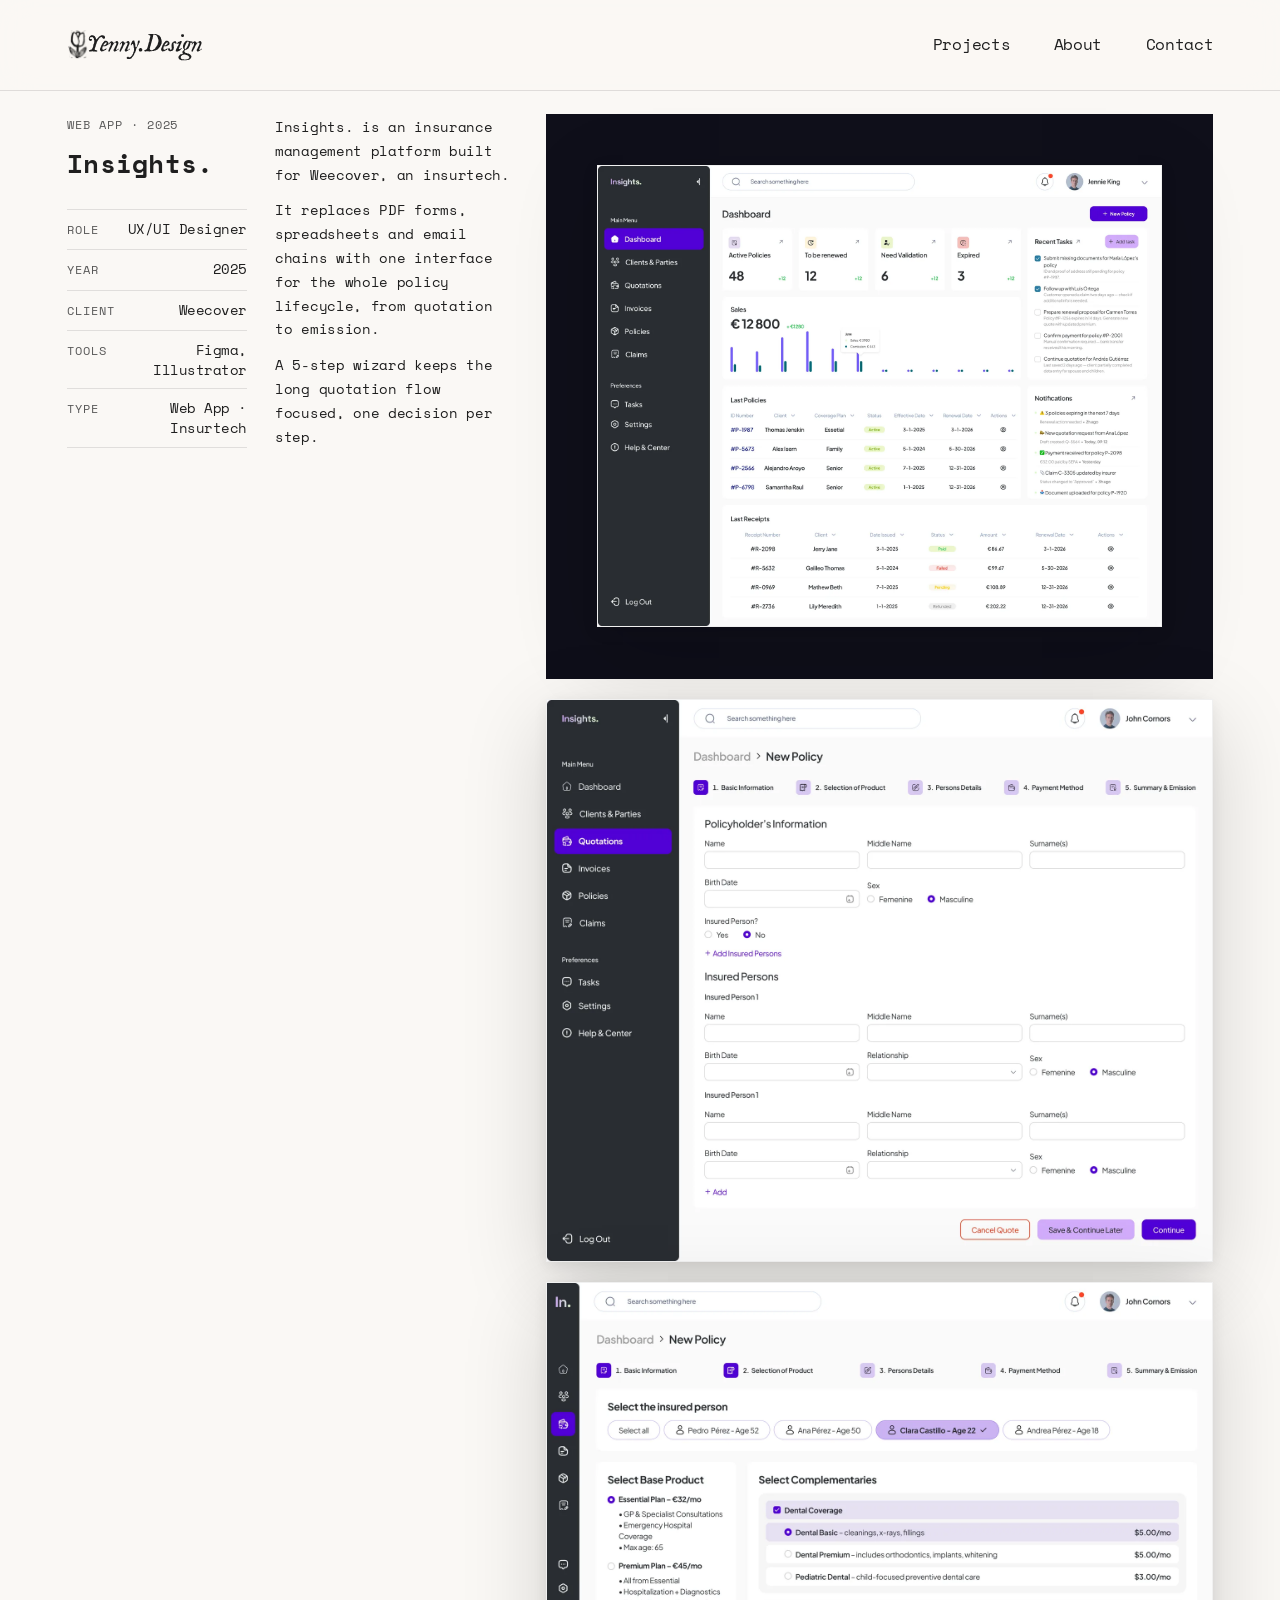
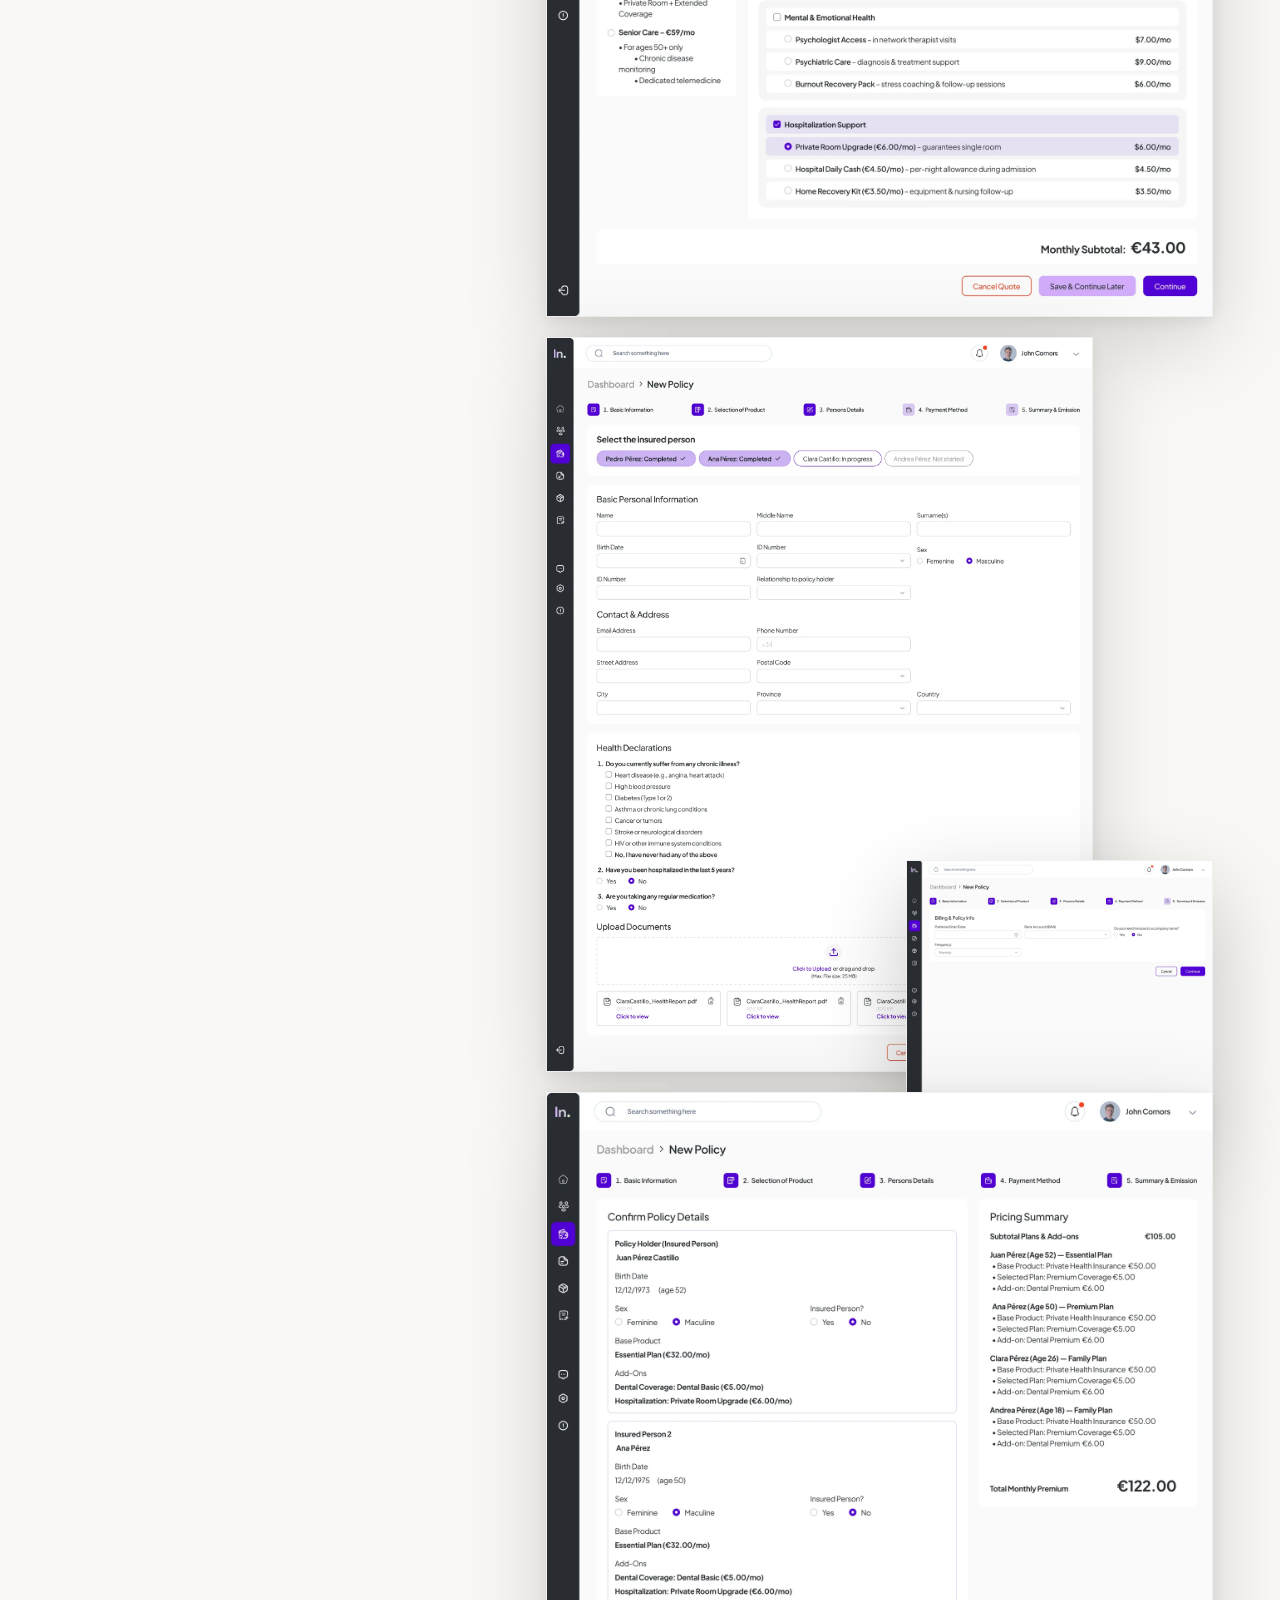
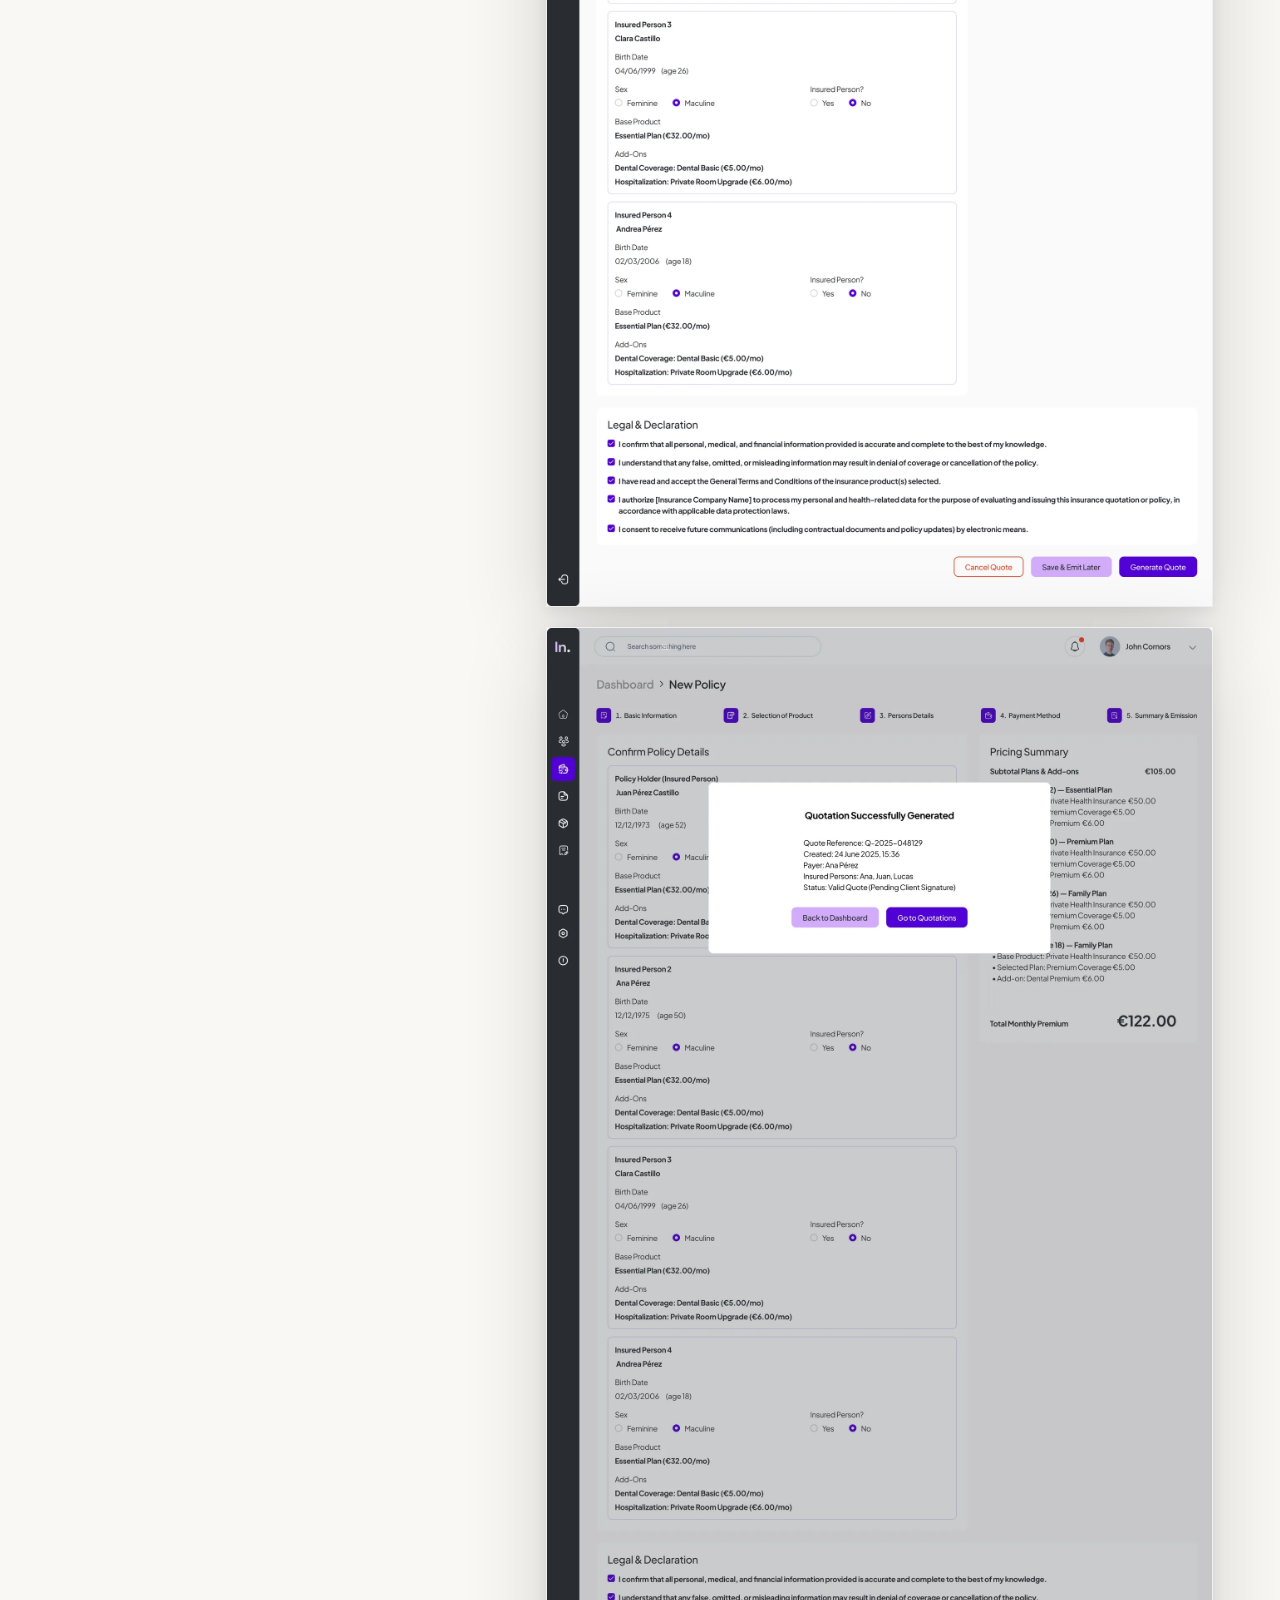
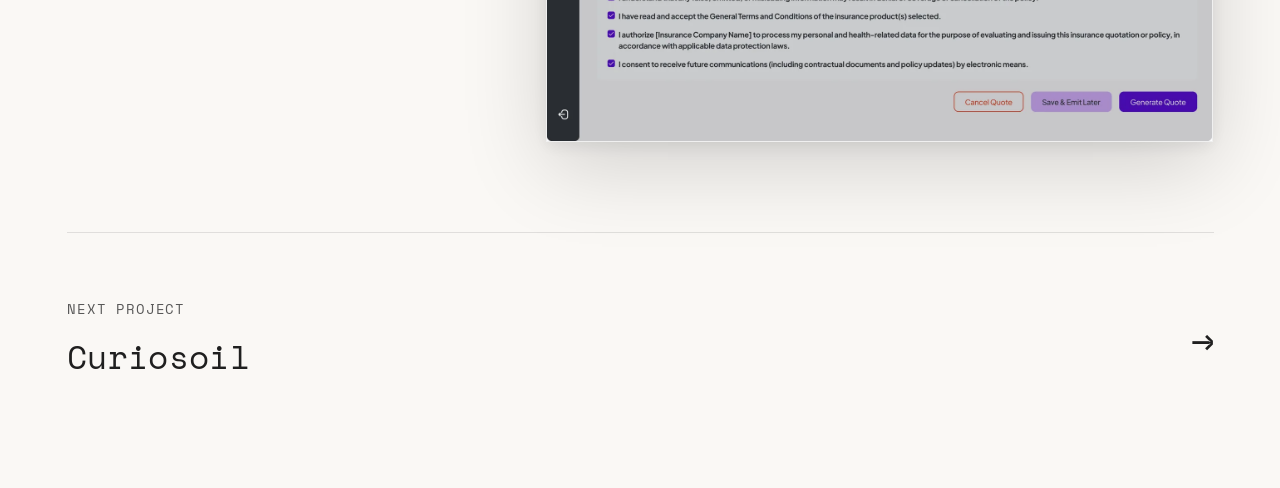
<file: work-insights.html>
<!DOCTYPE html>
<html lang="en">
<head>
  <meta charset="UTF-8" />
  <meta name="viewport" content="width=device-width, initial-scale=1.0" />
  <title>Insights — Yenny.Design</title>
<meta name="theme-color" content="#fcf7ee" />
<meta name="description" content="A B2B insurance administration platform for Weecover — one workspace for quotations, policies, claims and book-of-business tracking." />
<!-- ── Social preview & canonical ─────────────────────────── -->
<link rel="canonical" href="https://yenny.design/work-insights.html" />
<meta property="og:type" content="article" />
<meta property="og:site_name" content="Yenny.Design" />
<meta property="og:title" content="Insights — Yenny.Design" />
<meta property="og:description" content="A B2B insurance administration platform for Weecover — one workspace for quotations, policies, claims and book-of-business tracking." />
<meta property="og:url" content="https://yenny.design/work-insights.html" />
<meta property="og:image" content="https://yenny.design/img/og/insights.jpg" />
<meta property="og:image:width" content="1200" />
<meta property="og:image:height" content="630" />
<meta property="og:image:alt" content="Insights — Yenny.Design" />
<meta name="twitter:card" content="summary_large_image" />
<meta name="twitter:title" content="Insights — Yenny.Design" />
<meta name="twitter:description" content="A B2B insurance administration platform for Weecover — one workspace for quotations, policies, claims and book-of-business tracking." />
<meta name="twitter:image" content="https://yenny.design/img/og/insights.jpg" />
<!-- ── /Social preview ────────────────────────────────────── -->
  <link rel="icon" href="img/icon/icon-32.png" sizes="32x32" />
<link rel="apple-touch-icon" href="img/icon/apple-touch-icon.png" />
<link rel="stylesheet" href="css/style.css" />
  <style>

    /* ════════════════════════════════════════════
       PAGE SHELL
    ════════════════════════════════════════════ */
    body { background: var(--color-bg); }

    .case-wrap {
      max-width: 1200px;
      margin: 0 auto;
      padding: clamp(100px, 10vw, 130px) var(--pad-h) clamp(80px, 10vw, 160px);
    }

    /* ════════════════════════════════════════════
       HERO HEADER
    ════════════════════════════════════════════ */
    .case-header {
      padding: clamp(40px, 5vw, 80px) 0 clamp(32px, 4vw, 56px);
      border-bottom: 1px solid rgba(0,0,0,0.10);
      margin-bottom: clamp(40px, 5vw, 72px);
    }

    .case-eyebrow {
      font-family: var(--font-mono);
      font-size: var(--text-sm);
      color: var(--text-muted);
      letter-spacing: 0.08em;
      text-transform: uppercase;
      margin-bottom: 20px;
    }

    .case-title {
      font-family: var(--font-script);
      font-size: clamp(24px, 2.2vw + 15px, 44px);
      color: var(--color-text);
      letter-spacing: 0.01em;
      line-height: 1.2;
      margin-bottom: clamp(24px, 3vw, 40px);
    }

    .case-tagline {
      font-family: var(--font-mono);
      font-size: clamp(15px, 1.5vw, 20px);
      color: var(--text-muted);
      letter-spacing: -0.48px;
      line-height: 1.6;
      max-width: 620px;
    }

    /* ════════════════════════════════════════════
       METADATA STRIP
    ════════════════════════════════════════════ */
    .case-meta {
      display: flex;
      flex-wrap: wrap;
      gap: clamp(24px, 4vw, 64px);
      margin-bottom: clamp(48px, 6vw, 80px);
    }

    .case-meta-item { display: flex; flex-direction: column; gap: 8px; }

    .case-meta-label {
      font-family: var(--font-mono);
      font-size: var(--text-xs);
      color: var(--text-muted);
      letter-spacing: 0.08em;
      text-transform: uppercase;
    }

    .case-meta-value {
      font-family: var(--font-mono);
      font-size: var(--text-base);
      color: var(--color-text);
      letter-spacing: -0.48px;
      line-height: 1.4;
    }

    /* ════════════════════════════════════════════
       HERO IMAGE
    ════════════════════════════════════════════ */
    .case-hero-img {
      width: 100%;
      aspect-ratio: 16 / 7;
      background: #e2dede;
      overflow: hidden;
      margin-bottom: clamp(64px, 8vw, 120px);
      border-radius: 0;
    }

    .case-hero-img img {
      width: 100%; height: 100%; object-fit: cover; display: block;
    }

    .case-img-placeholder {
      width: 100%; height: 100%;
      display: flex; align-items: center; justify-content: center;
      font-family: var(--font-mono); font-size: var(--text-sm);
      color: #aaa; letter-spacing: 0.05em;
    }

    /* ════════════════════════════════════════════
       CONTENT SECTIONS — numbered editorial style
    ════════════════════════════════════════════ */
    .case-section {
      display: grid;
      grid-template-columns: 80px 1fr;
      gap: clamp(24px, 4vw, 64px);
      margin-bottom: clamp(64px, 8vw, 120px);
      align-items: start;
    }

    .case-section-num {
      font-family: var(--font-mono);
      font-size: var(--text-xs);
      color: var(--text-muted);
      letter-spacing: 0.06em;
      text-transform: uppercase;
      padding-top: 6px;
    }

    .case-section-inner { display: flex; flex-direction: column; gap: 24px; }

    .case-section-title {
      font-family: var(--font-mono);
      font-size: var(--text-xl);
      color: var(--color-text);
      letter-spacing: -1px;
      line-height: 1.15;
      margin-bottom: 8px;
    }

    .case-section-body {
      font-family: var(--font-mono);
      font-size: var(--text-base);
      color: var(--color-text);
      letter-spacing: -0.48px;
      line-height: 1.75;
    }

    .case-section-body p + p { margin-top: 16px; }

    /* ── Insight / highlight block ── */
    .case-insight {
      border-left: 2px solid var(--color-text);
      padding: 20px 24px;
      background: rgba(0,0,0,0.03);
      font-family: var(--font-display);
      font-style: italic;
      font-size: clamp(18px, 2vw, 24px);
      color: var(--color-text);
      letter-spacing: -0.5px;
      line-height: 1.4;
    }

    /* ════════════════════════════════════════════
       FULL-WIDTH IMAGE / GALLERY
    ════════════════════════════════════════════ */
    .case-img-full {
      width: 100%;
      background: #e2dede;
      overflow: hidden;
      margin-bottom: clamp(64px, 8vw, 120px);
      border-radius: 0;
    }

    .case-img-full img { width: 100%; height: 100%; object-fit: cover; display: block; }
    .case-img-full.ratio-16-9  { aspect-ratio: 16 / 9; }
    .case-img-full.ratio-4-3   { aspect-ratio: 4 / 3; }
    .case-img-full.ratio-3-2   { aspect-ratio: 3 / 2; }

    /* Two images side by side */
    .case-img-duo {
      display: grid;
      grid-template-columns: 1fr 1fr;
      gap: 12px;
      margin-bottom: clamp(64px, 8vw, 120px);
    }

    .case-img-duo .case-img-full { margin-bottom: 0; }

    /* ════════════════════════════════════════════
       OUTCOME STATS ROW
    ════════════════════════════════════════════ */
    .case-stats {
      display: flex;
      flex-wrap: wrap;
      gap: clamp(32px, 5vw, 80px);
      padding: clamp(32px, 4vw, 56px) 0;
      border-top: 1px solid rgba(0,0,0,0.10);
      border-bottom: 1px solid rgba(0,0,0,0.10);
      margin-bottom: clamp(64px, 8vw, 120px);
    }

    .case-stat { display: flex; flex-direction: column; gap: 8px; }

    .case-stat-number {
      font-family: var(--font-script);
      font-size: clamp(26px, 3.2vw, 44px);
      color: var(--color-text);
      letter-spacing: 0.01em;
      line-height: 1.2;
    }

    .case-stat-label {
      font-family: var(--font-mono);
      font-size: var(--text-sm);
      color: var(--text-muted);
      letter-spacing: -0.42px;
      line-height: 1.4;
      max-width: 160px;
    }

    /* ════════════════════════════════════════════
       NEXT PROJECT LINK
    ════════════════════════════════════════════ */
    .case-next {
      display: flex;
      align-items: center;
      justify-content: space-between;
      padding-top: clamp(40px, 5vw, 64px);
      border-top: 1px solid rgba(0,0,0,0.10);
      text-decoration: none;
      transition: opacity 0.2s ease;
    }

    .case-next:hover { opacity: 0.5; }

    .case-next-label {
      font-family: var(--font-mono);
      font-size: var(--text-sm);
      color: var(--text-muted);
      letter-spacing: 0.06em;
      text-transform: uppercase;
      margin-bottom: 8px;
    }

    .case-next-title {
      font-family: var(--font-script);
      font-size: clamp(20px, 2.6vw, 38px);
      color: var(--color-text);
      letter-spacing: 0.01em;
    }

    .case-next-arrow {
      font-family: var(--font-mono);
      font-size: clamp(24px, 3vw, 40px);
      color: var(--color-text);
    }

    /* ── Mockup frame ── */
    .mockup {
      border-radius: 0;
      overflow: hidden;
      box-shadow: 0 24px 80px rgba(0,0,0,0.16), 0 4px 16px rgba(0,0,0,0.08);
      border: 1px solid rgba(0,0,0,0.06);
      background: white;
    }

    .mockup img { width: 100%; display: block; }

    /* ── Dark-bg hero composition ── */
    .mockup-stage {
      background: #0f0f1a;
      border-radius: 0;
      padding: clamp(24px, 4vw, 56px);
      margin-bottom: clamp(64px, 8vw, 120px);
      display: flex;
      align-items: center;
      justify-content: center;
    }

    .mockup-stage .mockup { width: 100%; }

    /* ── 2-col flow grid ── */
    .mockup-grid-2 {
      display: grid;
      grid-template-columns: 1fr 1fr;
      gap: 20px;
      margin-bottom: clamp(64px, 8vw, 120px);
    }

    /* ── Offset composition (main + floating card) ── */
    .mockup-offset {
      position: relative;
      margin-bottom: clamp(64px, 8vw, 120px);
    }

    .mockup-offset .mockup-main { width: 82%; }
    .mockup-offset .mockup-float {
      position: absolute;
      right: 0;
      bottom: -40px;
      width: 46%;
      box-shadow: 0 32px 80px rgba(0,0,0,0.22);
    }

    /* ════════════════════════════════════════════
       RESPONSIVE
    ════════════════════════════════════════════ */
    @media (max-width: 768px) {
      .case-section { grid-template-columns: 1fr; gap: 12px; }
      .case-section-num { padding-top: 0; }
      .case-img-duo { grid-template-columns: 1fr; }
      .case-title { letter-spacing: -2px; }
      .mockup-grid-2 { grid-template-columns: 1fr; }
      .mockup-offset .mockup-float { position: static; width: 100%; margin-top: 16px; }
      .mockup-offset .mockup-main { width: 100%; }
    }

  </style>

  <style>
    /* ── Scroll reveal ── */
    [data-reveal] {
      opacity: 0;
      transform: translateY(28px);
      transition: opacity 0.7s cubic-bezier(0.22, 1, 0.36, 1),
                  transform 0.7s cubic-bezier(0.22, 1, 0.36, 1);
    }
    [data-reveal="left"]  { transform: translateX(-32px); }
    [data-reveal="right"] { transform: translateX(32px); }
    [data-reveal].is-visible { opacity: 1; transform: none; }
    [data-reveal][data-delay="1"] { transition-delay: 0.09s; }
    [data-reveal][data-delay="2"] { transition-delay: 0.18s; }
    [data-reveal][data-delay="3"] { transition-delay: 0.27s; }
    [data-reveal][data-delay="4"] { transition-delay: 0.36s; }
  </style>
  <link rel="stylesheet" href="css/case3.css" />
</head>
<body>

  <!-- Navigation -->
  <div class="nav-sticky-wrap"><nav class="nav">
    <a href="index.html" class="nav-logo">
      <img src="img/logo.svg" alt="Yenny.Design" />
    </a>
    <ul class="nav-links">
      <li><a href="projects.html">Projects</a></li>
      <li><a href="about.html">About</a></li>
      <li><a href="contact.html">Contact</a></li>
    </ul>
    <button class="nav-burger" id="nav-burger" aria-label="Open menu">
      <span></span><span></span><span></span>
    </button>
  </nav></div>
<!-- Mobile menu overlay -->
<div class="nav-overlay" id="nav-overlay">
  <a href="projects.html">Projects</a>
  <a href="about.html">About</a>
  <a href="contact.html">Contact</a>
</div>
<script>
  (function(){
    var burger=document.getElementById('nav-burger');
    var overlay=document.getElementById('nav-overlay');
    if(!burger||!overlay) return;
    burger.addEventListener('click',function(){
      burger.classList.toggle('is-open');
      overlay.classList.toggle('is-open');
      document.body.style.overflow=overlay.classList.contains('is-open')?'hidden':'';
    });
    overlay.querySelectorAll('a').forEach(function(a){
      a.addEventListener('click',function(){
        burger.classList.remove('is-open');
        overlay.classList.remove('is-open');
        document.body.style.overflow='';
      });
    });
  })();
</script>

  <main class="case3">

  <div class="case3-grid">
  <aside class="case3-side">
<header class="case-header">
      <p class="case-eyebrow">Web App · 2025</p>
      <h1 class="case-title">Insights.</h1>
    </header>
<div class="case-meta">
      <div class="case-meta-item">
        <span class="case-meta-label">Role</span>
        <span class="case-meta-value">UX/UI Designer</span>
      </div>
      <div class="case-meta-item">
        <span class="case-meta-label">Year</span>
        <span class="case-meta-value">2025</span>
      </div>
      <div class="case-meta-item">
        <span class="case-meta-label">Client</span>
        <span class="case-meta-value">Weecover</span>
      </div>
      <div class="case-meta-item">
        <span class="case-meta-label">Tools</span>
        <span class="case-meta-value">Figma, Illustrator</span>
      </div>
      <div class="case-meta-item">
        <span class="case-meta-label">Type</span>
        <span class="case-meta-value">Web App · Insurtech</span>
      </div>
    </div>
  </aside>

  <div class="case3-flow">
    <section class="case3-sec">
      <div class="case3-text"><div class="case3-text-in" data-reveal="up">
        <div class="case-section-body">
          <p>Insights. is an insurance management platform built for Weecover, an insurtech.</p>
          <p>It replaces PDF forms, spreadsheets and email chains with one interface for the whole policy lifecycle, from quotation to emission.</p>
          <p>A 5-step wizard keeps the long quotation flow focused, one decision per step.</p>
        </div>
      </div></div>
      <div class="case3-visuals">
<div class="mockup-stage">
      <div class="mockup">
        <img src="img/insights/dashboard.webp" alt="Weecover Insights dashboard" />
      </div>
    </div>
<div class="mockup-grid-2">
      <div class="mockup">
        <img src="img/insights/step1.webp" alt="Step 1 — Basic Information" />
      </div>
      <div class="mockup">
        <img src="img/insights/step2.webp" alt="Step 2 — Product Selection" />
      </div>
    </div>
<div class="mockup-offset">
      <div class="mockup mockup-main">
        <img src="img/insights/step3.webp" alt="Step 3 — Person Details" />
      </div>
      <div class="mockup mockup-float">
        <img src="img/insights/step4.webp" alt="Step 4 — Payment Method" />
      </div>
    </div>
<div class="mockup-grid-2">
      <div class="mockup">
        <img src="img/insights/step5.webp" alt="Step 5 — Summary & Emission" />
      </div>
      <div class="mockup">
        <img src="img/insights/success.webp" alt="Quotation successfully generated" />
      </div>
    </div>
      </div>
    </section>
  </div>
  </div>

<a class="case-next" href="work-curiosoil.html">
      <div>
        <p class="case-next-label">Next project</p>
        <p class="case-next-title">Curiosoil</p>
      </div>
      <span class="case-next-arrow">→</span>
    </a>

</main>

  <script>
    /* ── Scroll reveal — auto-target ── */
    (function () {
      const SELECTORS = [
        '.case-header',
        '.case-meta',
        '.case-hero-img',
        '.case-section',
        '.case-img-full',
        '.case-img-duo',
        '.case-img-trio',
        '.case-stats',
        '.case-next',
        '.case-video',
        '.mockup-stage',
        '.mockup-grid-2',
        '.mockup-offset',
        '.projects-heading',
        '.project-card',
        '.footer-col-left',
        '.footer-skill-col',
        '.footer-links-list',
      ];

      document.querySelectorAll(SELECTORS.join(',')).forEach(el => {
        el.setAttribute('data-reveal', 'up');
      });

      /* stagger project-card siblings */
      document.querySelectorAll('.projects-grid, .works-stage').forEach(grid => {
        grid.querySelectorAll('.project-card, .work-card').forEach((card, i) => {
          if (i > 0 && i <= 4) card.setAttribute('data-delay', String(i));
        });
      });

      /* stagger case-section siblings */
      document.querySelectorAll('.case-section').forEach((el, i) => {
        // no stagger needed between sections — each triggers individually
      });

      /* stagger footer skill cols */
      document.querySelectorAll('.footer-skill-col').forEach((el, i) => {
        el.setAttribute('data-delay', String(i + 1));
      });

      const io = new IntersectionObserver(entries => {
        entries.forEach(e => {
          if (e.isIntersecting) {
            e.target.classList.add('is-visible');
            io.unobserve(e.target);
          }
        });
      }, { threshold: 0.1 });

      document.querySelectorAll('[data-reveal]').forEach(el => io.observe(el));
    })();
  </script>
  <script src="js/trail.js"></script>
  <script src="js/case3.js" defer></script>
</body>
</html>
</file>
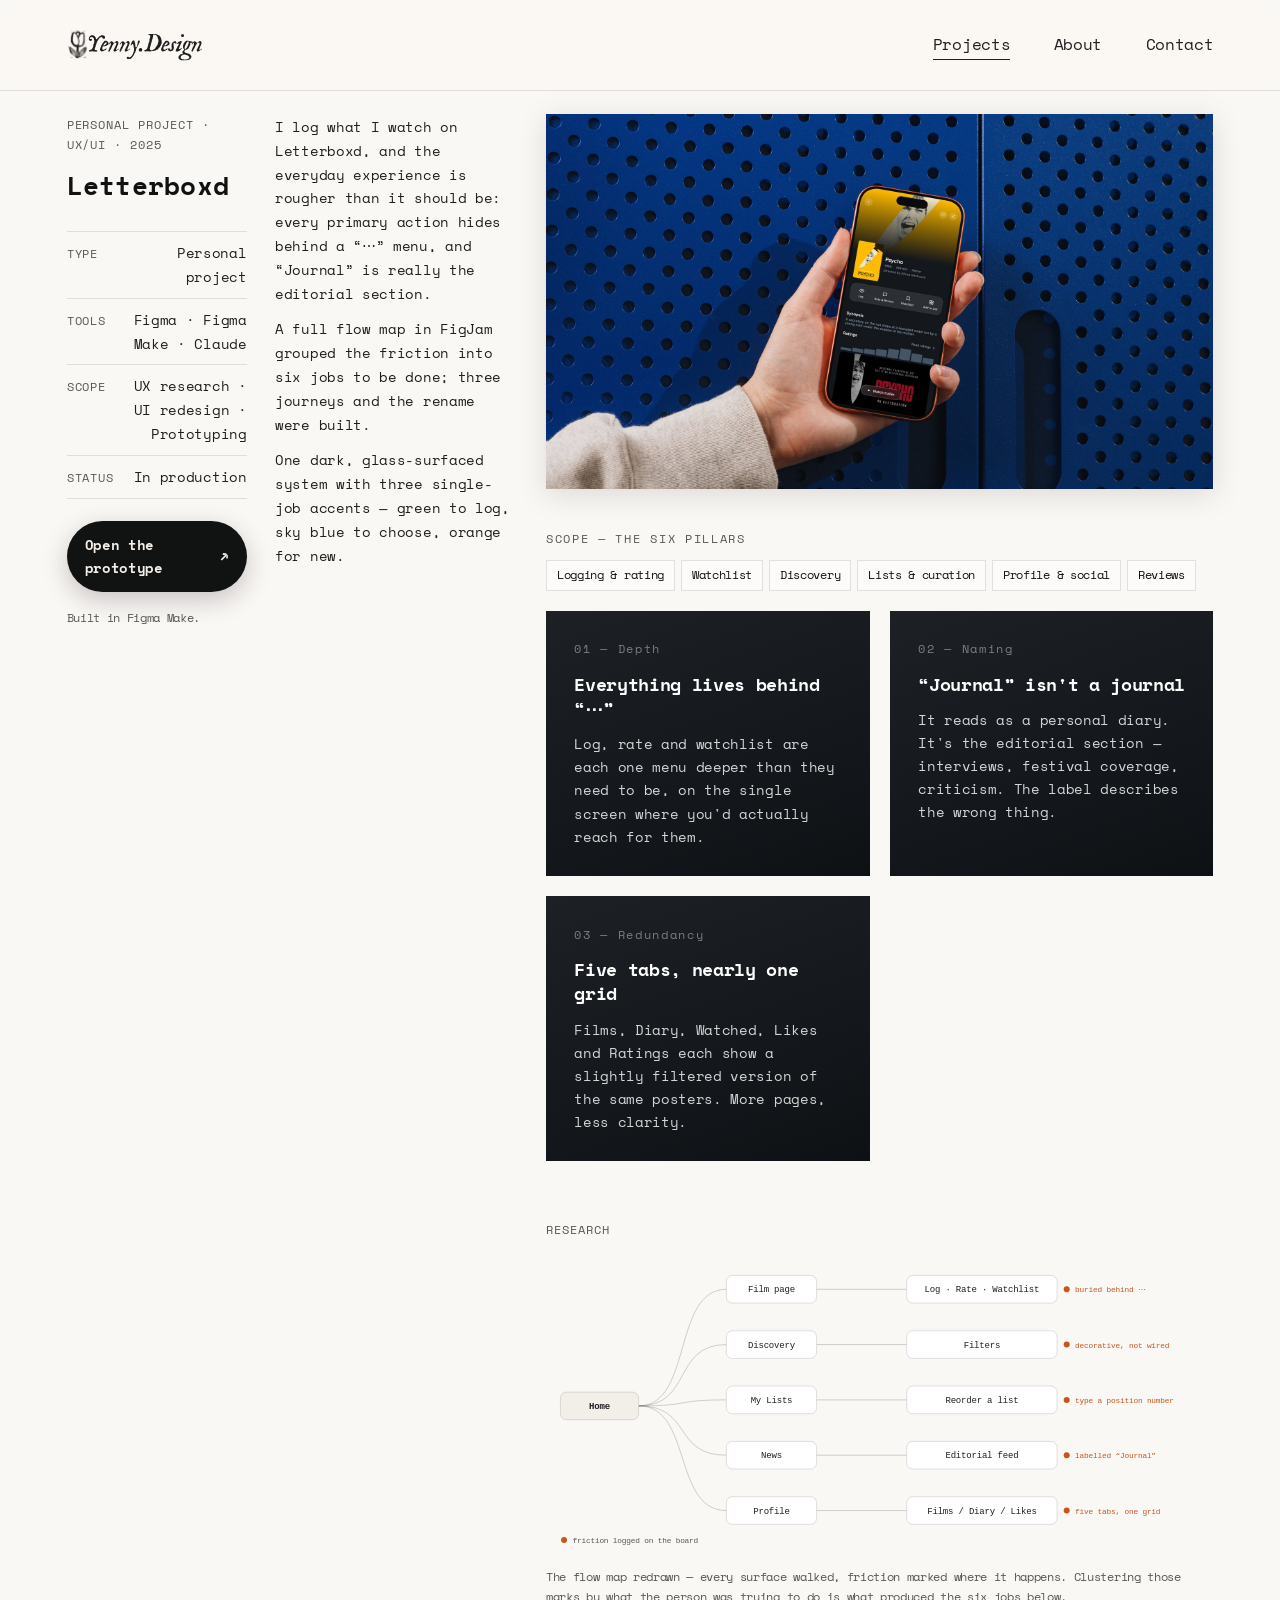
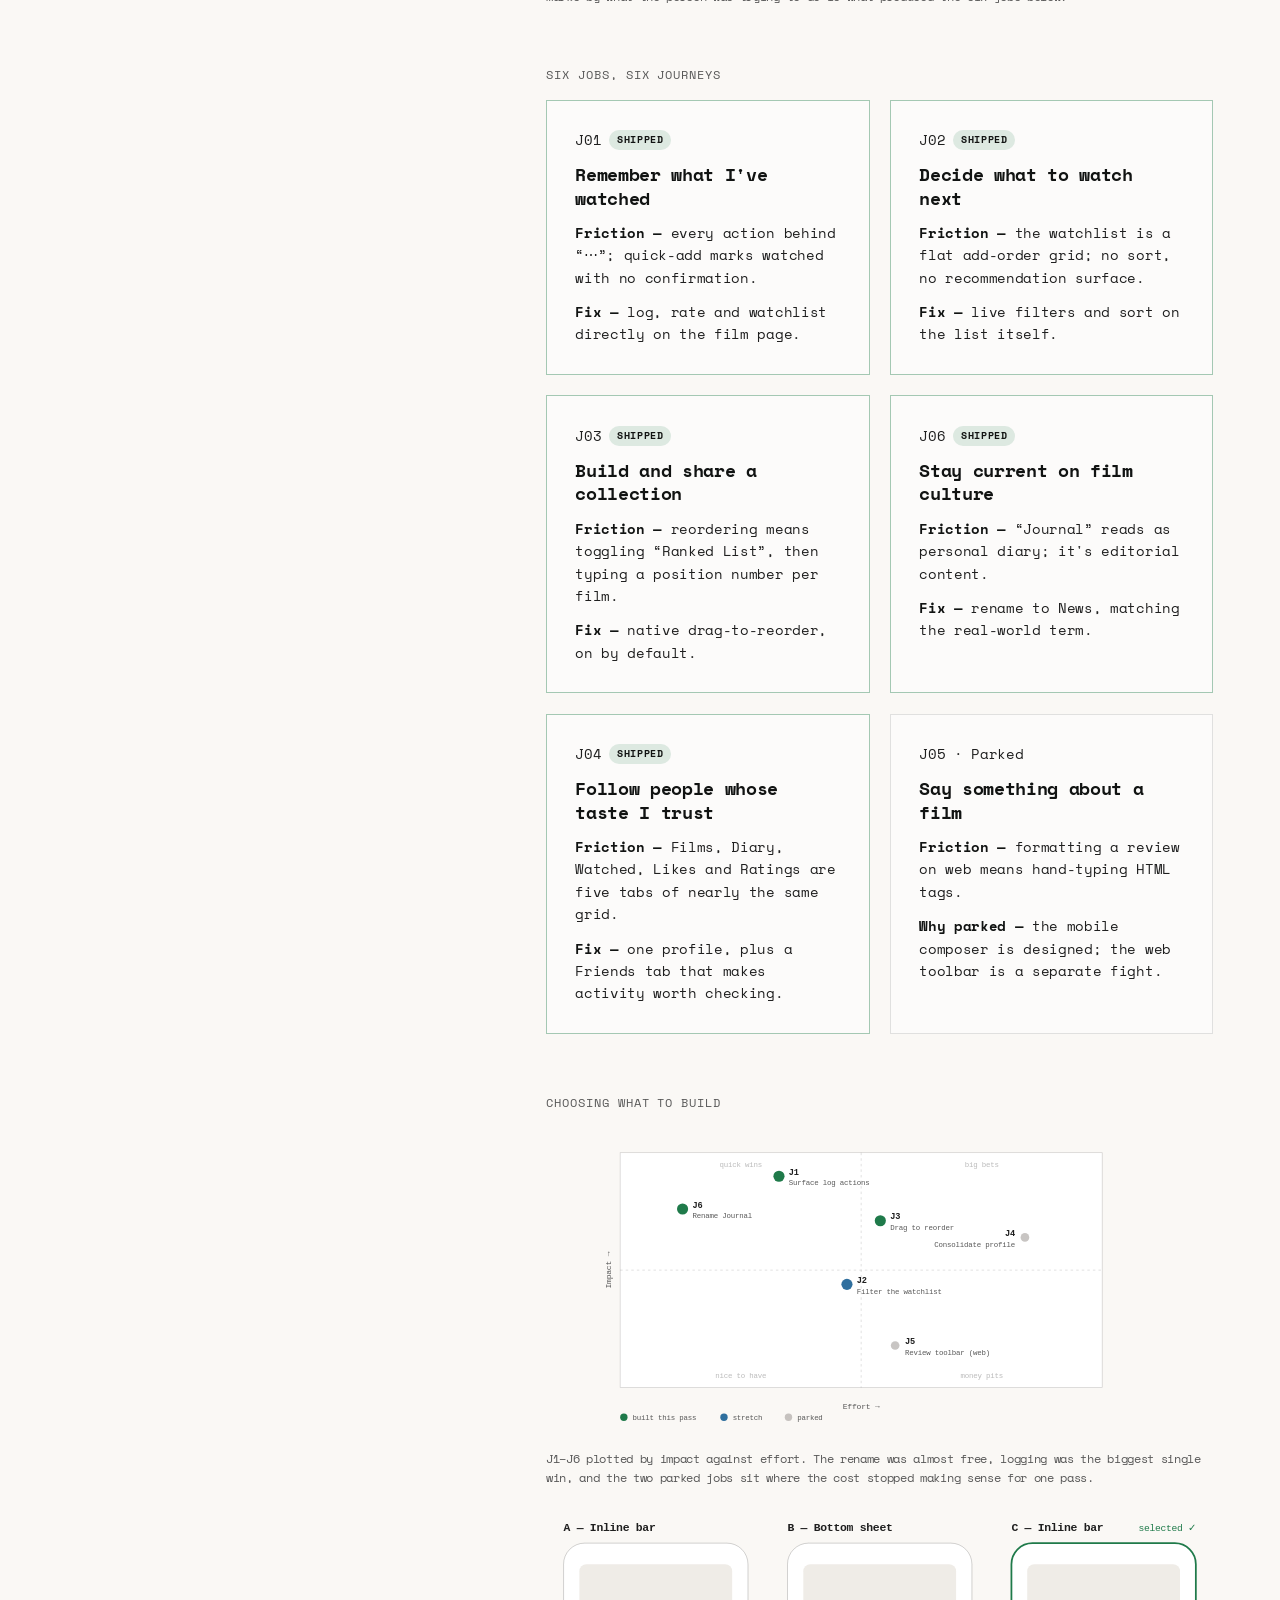
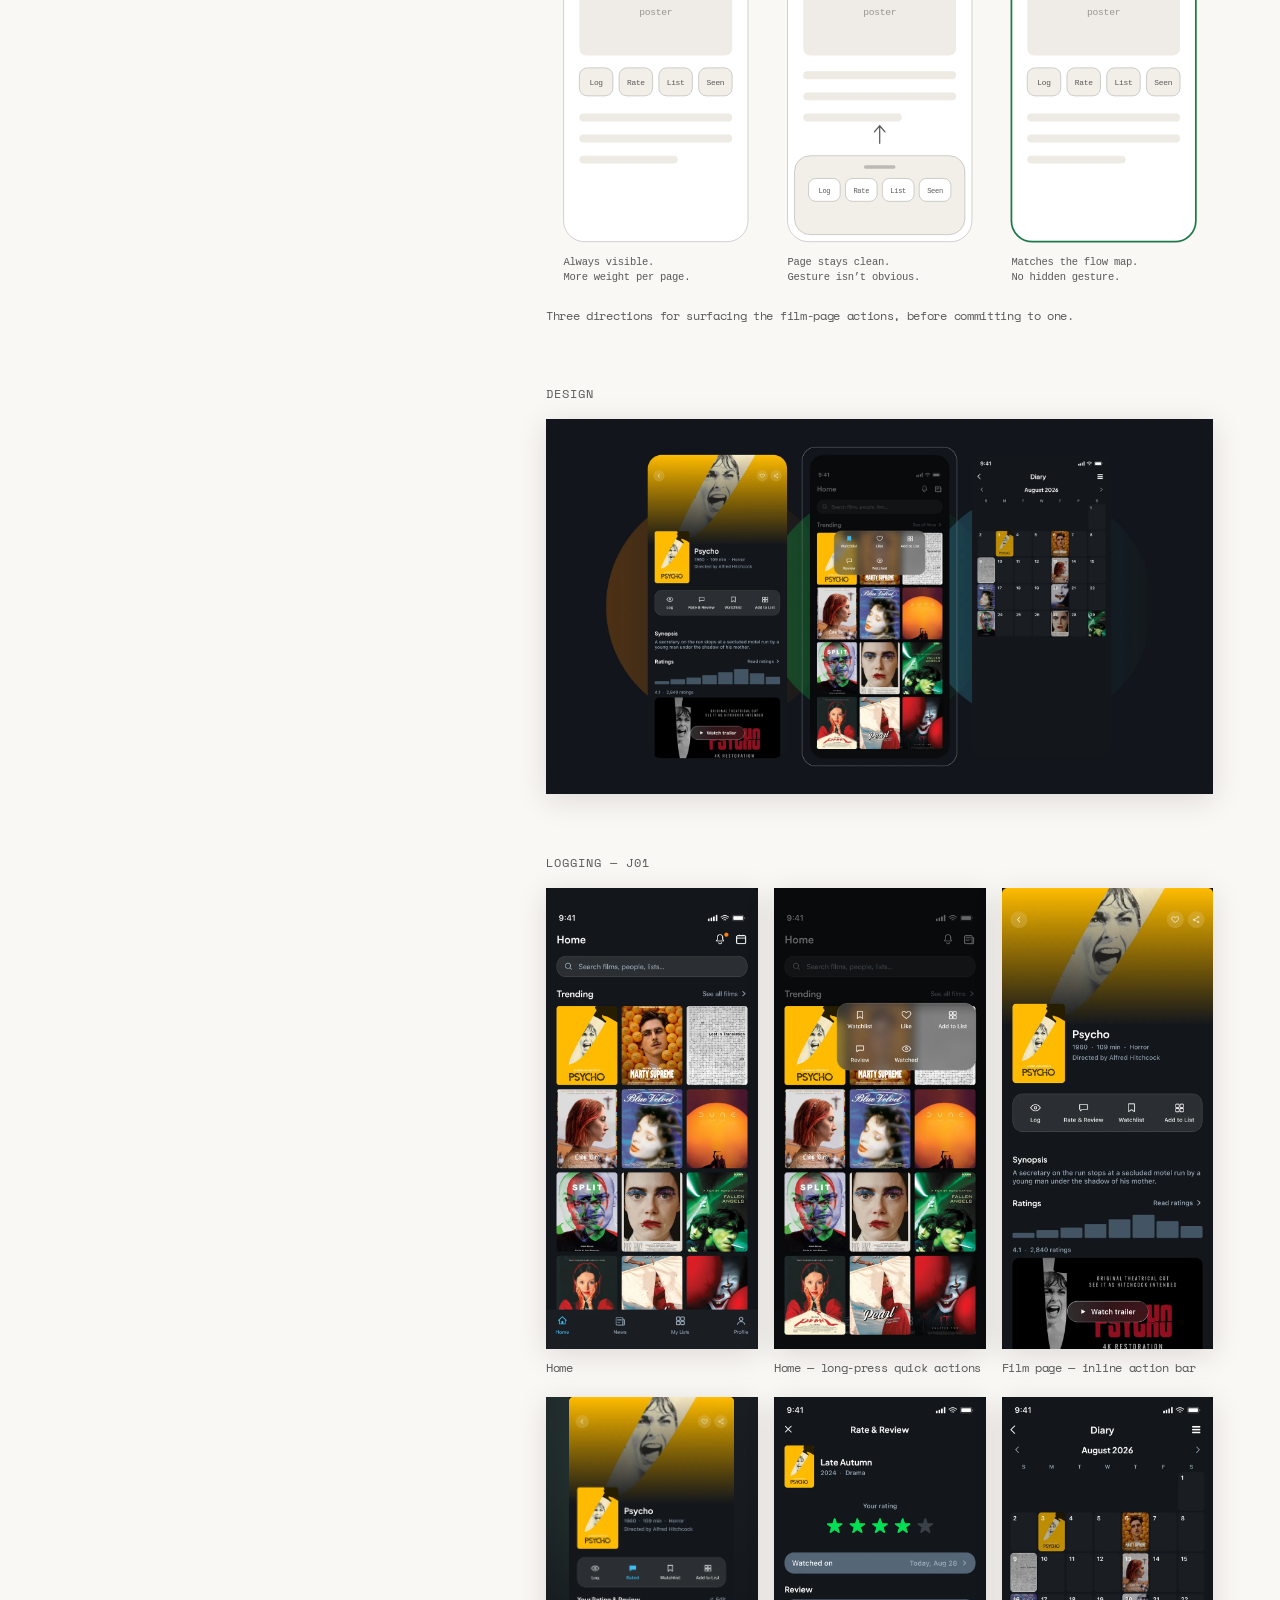
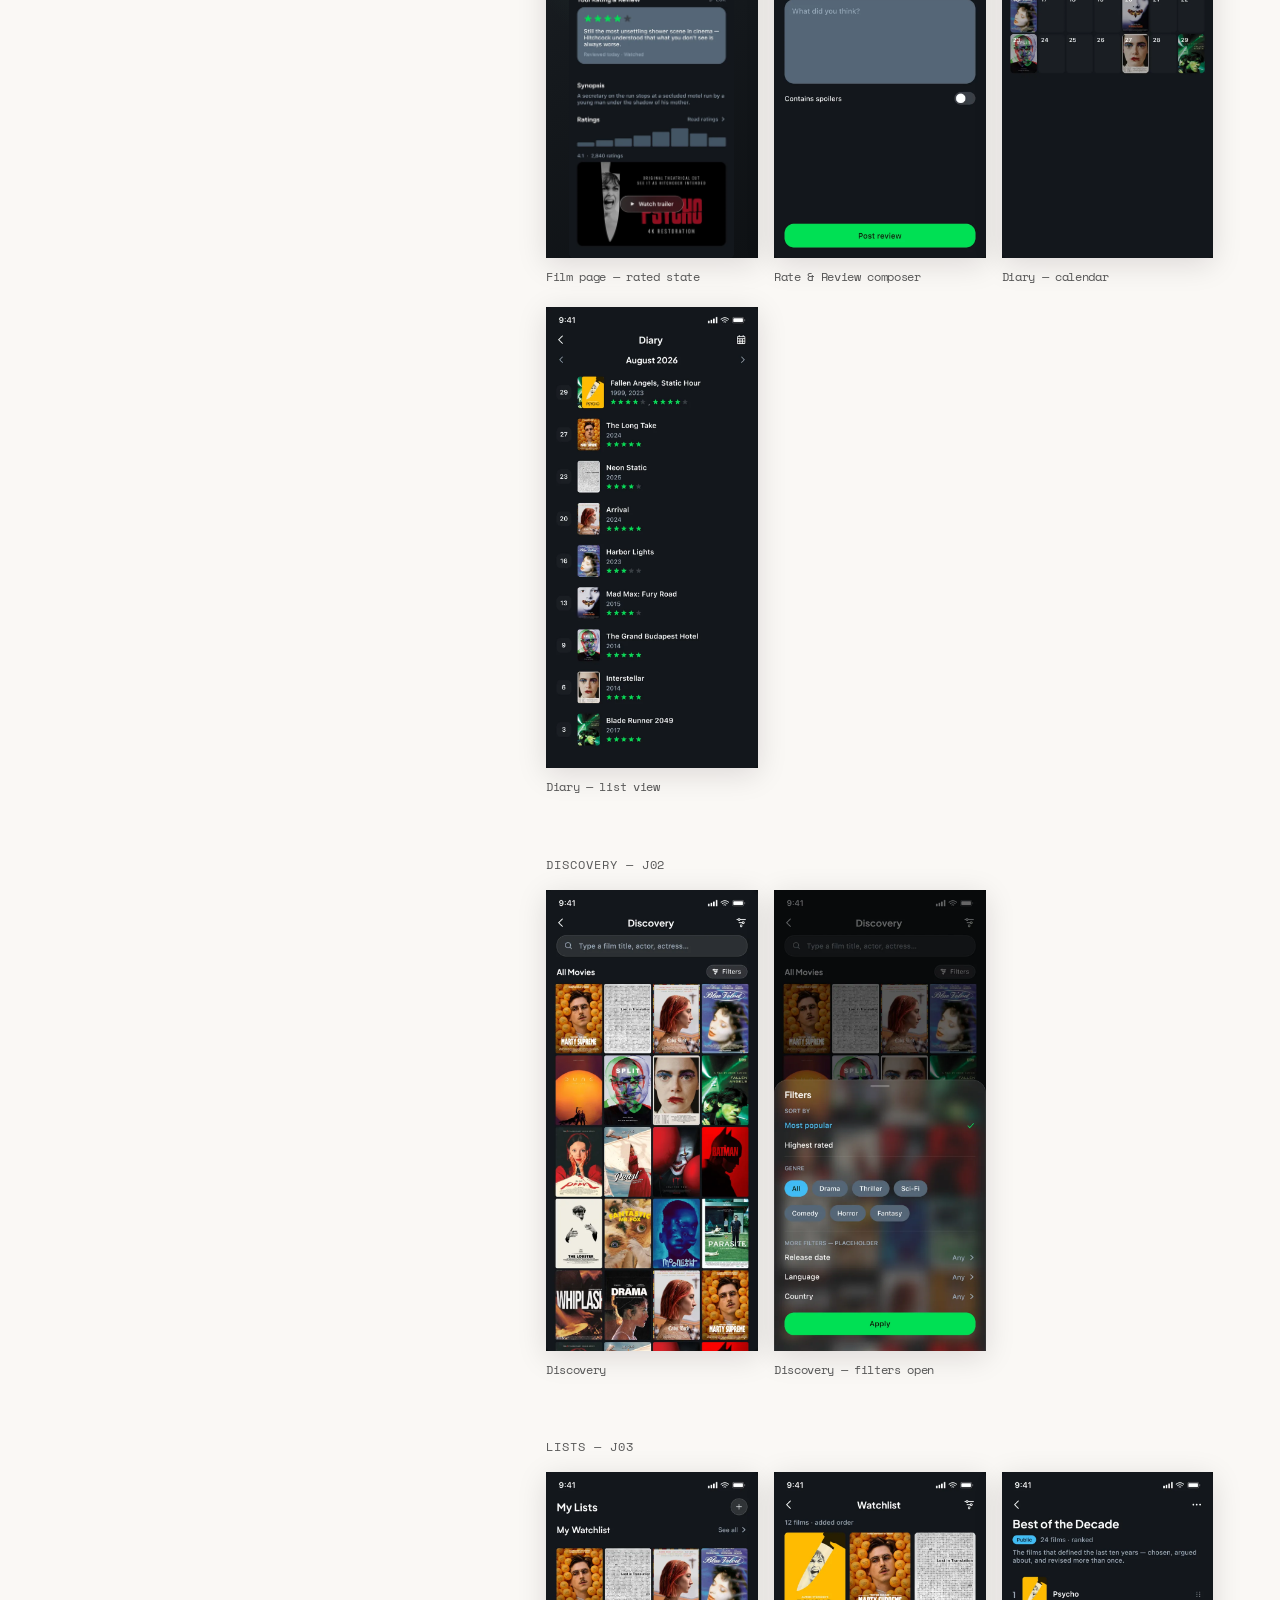
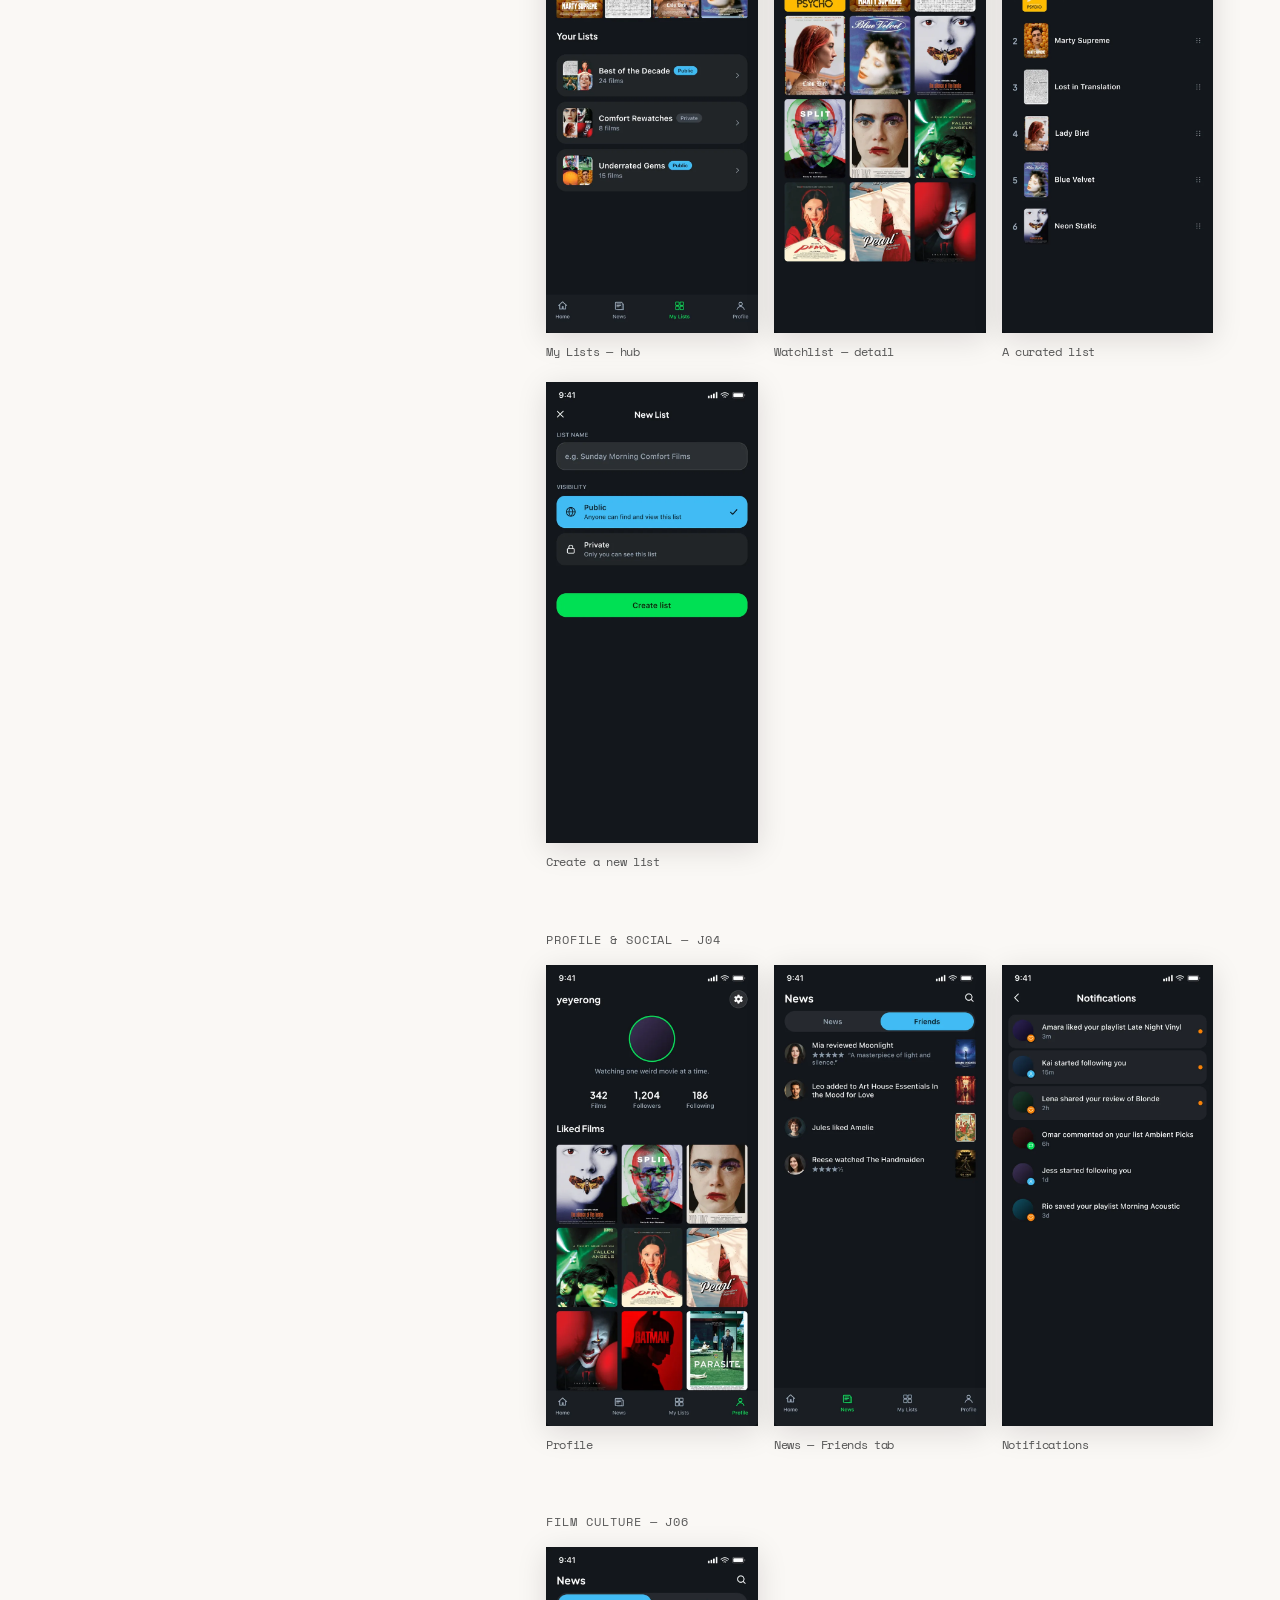
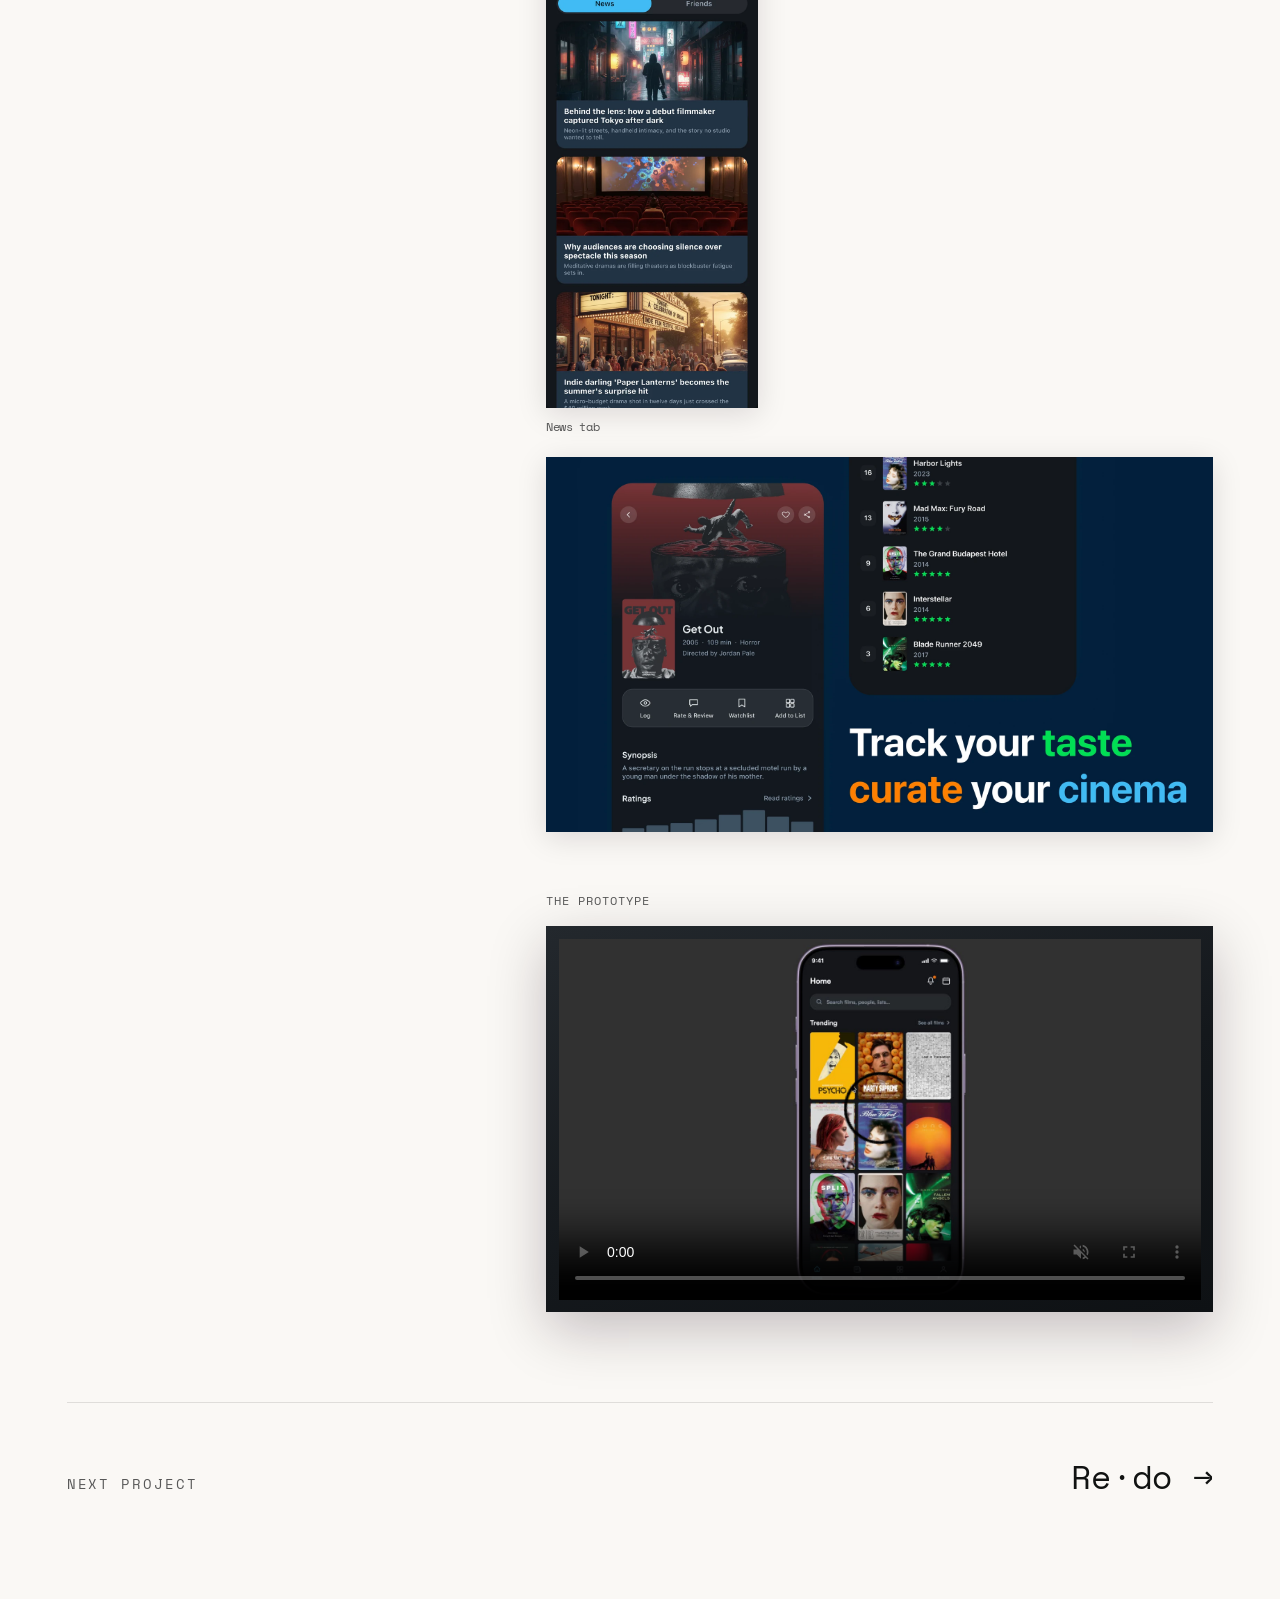
<file: work-letterboxd.html>
<!DOCTYPE html>
<html lang="en">
<head>
<meta charset="UTF-8" />
<meta name="viewport" content="width=device-width, initial-scale=1, viewport-fit=cover" />
<title>Letterboxd App Case Study — Yenny.Design</title>
<meta name="description" content="Letterboxd redesign — reading the whole app for friction, from the first log to the fiftieth list." />
<!-- ── Social preview & canonical ─────────────────────────── -->
<link rel="canonical" href="https://yenny.design/work-letterboxd.html" />
<meta property="og:type" content="article" />
<meta property="og:site_name" content="Yenny.Design" />
<meta property="og:title" content="Letterboxd App Case Study — Yenny.Design" />
<meta property="og:description" content="Letterboxd redesign — reading the whole app for friction, from the first log to the fiftieth list." />
<meta property="og:url" content="https://yenny.design/work-letterboxd.html" />
<meta property="og:image" content="https://yenny.design/img/og/letterboxd.jpg" />
<meta property="og:image:width" content="1200" />
<meta property="og:image:height" content="630" />
<meta property="og:image:alt" content="Letterboxd App Case Study — Yenny.Design" />
<meta name="twitter:card" content="summary_large_image" />
<meta name="twitter:title" content="Letterboxd App Case Study — Yenny.Design" />
<meta name="twitter:description" content="Letterboxd redesign — reading the whole app for friction, from the first log to the fiftieth list." />
<meta name="twitter:image" content="https://yenny.design/img/og/letterboxd.jpg" />
<!-- ── /Social preview ────────────────────────────────────── -->
<meta name="theme-color" content="#faf8f5" />
<link rel="preconnect" href="https://fonts.googleapis.com" />
<link rel="preconnect" href="https://fonts.gstatic.com" crossorigin />
<link rel="icon" href="img/icon/icon-32.png" sizes="32x32" />
<link rel="apple-touch-icon" href="img/icon/apple-touch-icon.png" />
<link rel="stylesheet" href="css/style.css" />
<script>document.documentElement.classList.add('js');</script>

<style>
/* ═══════════════════════════════════════════════════════════════
   CASE STUDY — image-led
   Every section is one large visual carrying the argument, with a
   caption-sized amount of prose beside it. Text earns its place
   only where a picture can't make the point.
═══════════════════════════════════════════════════════════════ */

.case { padding-top: calc(var(--header-h) + var(--space-9)); }

.wrap {
  width: 100%;
  max-width: calc(var(--container) + var(--gutter) * 2);
  margin-inline: auto;
  padding-inline: var(--gutter);
}
.wrap--text { max-width: calc(760px + var(--gutter) * 2); }

/* ── Masthead ─────────────────────────────────────────────── */

.case-kicker {
  font-size: var(--text-sm);
  letter-spacing: 0.14em;
  text-transform: uppercase;
  color: var(--color-ink-soft);
}

.case-title {
  font-family: var(--font-script);
  font-size: clamp(34px, 5.2vw, 72px);
  line-height: 1.15;
  letter-spacing: 0.01em;
  color: var(--color-ink-strong);
  margin-top: var(--space-4);
}

.case-standfirst {
  margin-top: var(--space-5);
  max-width: 44ch;
  font-size: var(--text-md);
  line-height: var(--leading-body);
  color: var(--color-ink);
}

.case-facts {
  margin-top: var(--space-8);
  padding-top: var(--space-6);
  border-top: 1px solid var(--color-line);
  display: grid;
  grid-template-columns: repeat(auto-fit, minmax(140px, 1fr));
  gap: var(--space-6);
}
.case-fact { display: flex; flex-direction: column; gap: 6px; }
.case-fact dt {
  font-size: var(--text-xs);
  letter-spacing: 0.14em;
  text-transform: uppercase;
  color: var(--color-ink-soft);
}
.case-fact dd { font-size: var(--text-sm); line-height: 1.6; }

/* ── Section rhythm ───────────────────────────────────────── */

.chapter { margin-top: var(--space-11); }

.chapter-head {
  display: flex;
  align-items: baseline;
  gap: var(--space-4);
  margin-bottom: var(--space-6);
}
.chapter-num {
  font-size: var(--text-xs);
  letter-spacing: 0.14em;
  color: var(--color-ink-soft);
  flex-shrink: 0;
}
.chapter-head h2 {
  font-family: var(--font-script);
  font-size: clamp(22px, 2.2vw + 12px, 38px);
  line-height: 1.3;
  letter-spacing: 0.01em;
  color: var(--color-ink-strong);
  font-weight: 400;
}

.note {
  max-width: 62ch;
  font-size: var(--text-base);
  line-height: var(--leading-body);
  color: var(--color-ink);
}
.note + .note { margin-top: var(--space-4); }

.pull {
  margin: var(--space-7) 0;
  padding-left: var(--space-5);
  border-left: 2px solid rgba(31, 31, 31, 0.25);
  max-width: 52ch;
  font-size: var(--text-md);
  line-height: 1.55;
  color: var(--color-ink-strong);
}

/* ── Image frames — the load-bearing element ──────────────── */

.shots {
  margin-top: var(--space-7);
  display: grid;
  gap: var(--space-5);
}
.shots--two { grid-template-columns: repeat(2, minmax(0, 1fr)); }

.shot { position: relative; margin: 0; }

.shot-frame {
  position: relative;
  aspect-ratio: var(--ar, 16 / 9);
  border-radius: 0;
  overflow: hidden;
  background:
    radial-gradient(ellipse 80% 90% at 25% 15%, rgba(96, 220, 150, 0.16), rgba(96, 220, 150, 0) 62%),
    linear-gradient(150deg, #1d2126 0%, #14181c 55%, #0e1114 100%);
  box-shadow: var(--shadow-card);
  display: grid;
  place-items: center;
}
.shot-frame img {
  position: absolute;
  inset: 0;
  width: 100%;
  height: 100%;
  object-fit: cover;
}

/* Placeholder state — shown until a real file exists at the src */
.shot-empty {
  display: none;
  padding: var(--space-6);
  text-align: center;
  font-size: var(--text-sm);
  line-height: 1.6;
  color: rgba(255, 255, 255, 0.5);
  max-width: 32ch;
}
.shot-empty::before {
  content: '';
  display: block;
  width: 28px;
  height: 28px;
  margin: 0 auto var(--space-4);
  border: 1.5px solid rgba(255, 255, 255, 0.3);
  border-radius: 6px;
}
.shot.is-empty .shot-frame img { display: none; }
.shot.is-empty .shot-empty { display: block; }

.shot figcaption {
  margin-top: var(--space-3);
  font-size: var(--text-xs);
  line-height: 1.6;
  color: var(--color-ink-soft);
}

.tag {
  display: inline-block;
  padding: 3px 9px;
  margin-right: 8px;
  border-radius: 999px;
  background: rgba(31, 31, 31, 0.07);
  font-size: 10px;
  letter-spacing: 0.08em;
  text-transform: uppercase;
  color: var(--color-ink);
  vertical-align: 1px;
}

/* ── Journey cards — condensed to three lines each ────────── */

.journeys {
  margin-top: var(--space-7);
  display: grid;
  grid-template-columns: repeat(auto-fit, minmax(260px, 1fr));
  gap: var(--space-5);
}

.journey {
  padding: var(--space-6);
  border: 1px solid var(--color-line);
  border-radius: 0;
  background: rgba(255, 255, 255, 0.55);
  display: flex;
  flex-direction: column;
  gap: var(--space-3);
}
.journey.is-shipped { border-color: rgba(31, 122, 74, 0.4); }

.journey-id {
  display: flex;
  align-items: center;
  gap: 8px;
  font-size: var(--text-xs);
  color: var(--color-ink-soft);
}
.journey-id b {
  padding: 2px 8px;
  border-radius: 999px;
  background: rgba(31, 122, 74, 0.14);
  color: #1f7a4a;
  font-size: 10px;
  letter-spacing: 0.06em;
  text-transform: uppercase;
}
.journey h3 {
  font-size: var(--text-md);
  font-weight: 700;
  line-height: 1.3;
  color: var(--color-ink-strong);
}
.journey p { font-size: var(--text-sm); line-height: 1.6; color: var(--color-ink); }
.journey p b { color: var(--color-ink-strong); }


.screens-head {
  margin-top: var(--space-9);
  margin-bottom: var(--space-3);
  font-size: var(--text-md);
  font-weight: 700;
  color: var(--color-ink-strong);
}

/* ── Screen galleries — the redesigned app frames ─────────── */

.screens {
  margin-top: var(--space-6);
  display: grid;
  /* auto-FILL, not auto-fit: auto-fit collapses the tracks it doesn't use, so a
     group with only two screens stretched them across the whole row. auto-fill
     keeps the empty tracks and every screen stays the same size. */
  grid-template-columns: repeat(auto-fill, minmax(190px, 1fr));
  gap: var(--space-5) var(--space-4);
}

.screen { margin: 0; }

.screen-frame {
  position: relative;
  aspect-ratio: 402 / 875;          /* the Figma artboard size */
  border-radius: 0;
  overflow: hidden;
  background:
    radial-gradient(ellipse 80% 70% at 30% 12%, rgba(96,220,150,0.14), rgba(96,220,150,0) 60%),
    linear-gradient(150deg, #1d2126 0%, #14181c 55%, #0e1114 100%);
  box-shadow: var(--shadow-card);
  display: grid;
  place-items: center;
  transition: transform var(--dur-base) var(--ease-out),
              box-shadow var(--dur-base) var(--ease-out);
}
.screen:hover .screen-frame {
  transform: translateY(-6px);
  box-shadow: var(--shadow-lift);
}
.screen-frame img {
  position: absolute; inset: 0; width: 100%; height: 100%;
  /* `contain`, not `cover`: 16 of the 17 exports match the frame aspect
     exactly and the taller rated variant would otherwise lose its bottom.
     They're flattened onto the same near-black the frame ends on, so the
     letterboxing is invisible. */
  object-fit: contain;
}

.screen-empty {
  display: none;
  padding: var(--space-4);
  text-align: center;
  font-size: 11px;
  line-height: 1.7;
  color: rgba(255,255,255,0.45);
}
.screen-empty code {
  display: block;
  margin-top: 6px;
  font-size: 10px;
  color: rgba(255,255,255,0.32);
  word-break: break-all;
}
.screen.is-empty .screen-frame img { display: none; }
.screen.is-empty .screen-empty { display: block; }

.screen figcaption {
  margin-top: 10px;
  font-size: var(--text-xs);
  line-height: 1.5;
  color: var(--color-ink-soft);
}

/* ── Prototype call to action ─────────────────────────────── */

.proto {
  margin-top: var(--space-7);
  display: flex;
  flex-wrap: wrap;
  align-items: center;
  gap: var(--space-4);
}

.proto-btn {
  display: inline-flex;
  align-items: center;
  gap: 12px;
  padding: 15px 26px;
  border-radius: 999px;
  background: var(--color-ink-strong);
  color: #f4efe8;
  font-size: var(--text-base);
  font-weight: 700;
  box-shadow: 0 8px 26px rgba(20, 8, 18, 0.22);
  transition: transform var(--dur-fast) var(--ease-out),
              box-shadow var(--dur-base) var(--ease-out);
}
.proto-btn:hover { transform: translateY(-2px); box-shadow: 0 14px 38px rgba(20, 8, 18, 0.3); }
.proto-btn span { transition: transform var(--dur-base) var(--ease-out); }
.proto-btn:hover span { transform: translate(3px, -3px); }

.proto-note { font-size: var(--text-xs); color: var(--color-ink-soft); max-width: 34ch; }

@media (max-width: 480px) {
  .screens { grid-template-columns: repeat(2, minmax(0, 1fr)); }
}


/* ── Built diagrams (Frame / Research) ────────────────────── */

.scope { margin-top: var(--space-7); }
.scope-label {
  font-size: var(--text-xs);
  letter-spacing: 0.14em;
  text-transform: uppercase;
  color: var(--color-ink-soft);
  margin-bottom: var(--space-4);
}
.pillars {
  display: grid;
  grid-template-columns: repeat(auto-fit, minmax(150px, 1fr));
  gap: var(--space-3);
}
.pillars li {
  padding: var(--space-5) var(--space-4);
  border: 1px solid var(--color-line);
  border-radius: 0;
  background: rgba(255, 255, 255, 0.5);
  font-size: var(--text-sm);
  line-height: 1.4;
  color: var(--color-ink-strong);
}

.problems {
  margin-top: var(--space-7);
  display: grid;
  grid-template-columns: repeat(auto-fit, minmax(240px, 1fr));
  gap: var(--space-5);
}
.problem {
  padding: var(--space-6);
  border-radius: 0;
  background: linear-gradient(160deg, #1d2126 0%, #14181c 60%, #0e1114 100%);
  color: rgba(255, 255, 255, 0.82);
  display: flex;
  flex-direction: column;
  gap: var(--space-3);
}
.problem-n {
  font-size: var(--text-xs);
  letter-spacing: 0.14em;
  color: rgba(255, 255, 255, 0.42);
}
.problem h3 { font-size: var(--text-md); font-weight: 700; line-height: 1.35; color: #fff; }
.problem p  { font-size: var(--text-sm); line-height: 1.65; }

.diagram {
  margin-top: var(--space-7);
  overflow-x: auto;
  -webkit-overflow-scrolling: touch;
}
.diagram svg { display: block; width: 100%; min-width: 780px; height: auto; }
.diagram-caption {
  margin-top: var(--space-3);
  font-size: var(--text-xs);
  line-height: 1.6;
  color: var(--color-ink-soft);
}


.diagram--sketch svg { min-width: 620px; }

/* The recording is a phone screen with a lot of dead canvas around it, so
   it's cropped to the device and shown at phone width rather than as a
   1400px-wide mostly-black rectangle. */
/* A wide 16:9 frame — the recording is a screen capture, so it reads as a
   piece of footage rather than a device. */
.proto-video {
  margin: var(--space-7) 0 0;
  padding: clamp(8px, 1vw, 14px);
  border-radius: 0;
  background: linear-gradient(160deg, #23282d 0%, #14181c 55%, #0e1114 100%);
  box-shadow: var(--shadow-lift);
  line-height: 0;
}
.proto-video video {
  border-radius: 0;
  aspect-ratio: 16 / 9;
  object-fit: cover;
}
.proto-video video { display: block; width: 100%; height: auto; }

/* ── Next project ─────────────────────────────────────────── */

.case-next {
  margin-top: var(--space-11);
  padding-top: var(--space-8);
  border-top: 1px solid var(--color-line);
  display: flex;
  align-items: baseline;
  justify-content: space-between;
  flex-wrap: wrap;
  gap: var(--space-4);
}
.case-next-title {
  font-family: var(--font-script);
  font-size: clamp(20px, 2.6vw, 38px);
  letter-spacing: 0.01em;
  line-height: 1.2;
  color: var(--color-ink-strong);
}
.case-next a:hover .case-next-title { opacity: 0.6; }

@media (max-width: 700px) {
  .shots--two { grid-template-columns: minmax(0, 1fr); }
  .chapter-head { flex-direction: column; gap: 4px; }
}
</style>
<link rel="stylesheet" href="css/case3.css" />
</head>

<body>

<a class="skip-link" href="#main">Skip to content</a>

<div class="nav-sticky-wrap" id="header">
  <nav class="nav" aria-label="Main">
    <a href="index.html" class="nav-logo" aria-label="Yenny.Design — home">
      <img src="img/logo.svg" alt="Yenny.Design" width="1067" height="261" />
    </a>
    <ul class="nav-links">
      <li><a href="projects.html" aria-current="page">Projects</a></li>
      <li><a href="about.html">About</a></li>
      <li><a href="contact.html">Contact</a></li>
    </ul>
    <button class="nav-burger" id="nav-burger" aria-label="Open menu" aria-expanded="false" aria-controls="nav-overlay">
      <span></span><span></span><span></span>
    </button>
  </nav>
</div>

<div class="nav-overlay" id="nav-overlay">
  <a href="projects.html">Projects</a>
  <a href="about.html">About</a>
  <a href="contact.html">Contact</a>
</div>

<main id="main" class="case3">

  <div class="case3-grid">
  <aside class="case3-side">
<header class="case-header">
      <p class="case-eyebrow">Personal project · UX/UI · 2025</p>
      <h1 class="case-title">Letterboxd</h1>
    </header>
<div class="case-meta">
      <div class="case-meta-item"><span class="case-meta-label">Type</span><span class="case-meta-value">Personal project</span></div>
      <div class="case-meta-item"><span class="case-meta-label">Tools</span><span class="case-meta-value">Figma · Figma Make · Claude</span></div>
      <div class="case-meta-item"><span class="case-meta-label">Scope</span><span class="case-meta-value">UX research · UI redesign · Prototyping</span></div>
      <div class="case-meta-item"><span class="case-meta-label">Status</span><span class="case-meta-value">In production</span></div>
    </div>
<div class="proto">
      <a class="proto-btn" href="https://www.figma.com/make/sSIf1ukfxDH9tdS73ETvVx/Implement-Movie-Card-Actions?t=ySqm4IubNYsSzyoe-1"
         target="_blank" rel="noopener">Open the prototype <span aria-hidden="true">&#8599;</span></a>
      <p class="proto-note">Built in Figma Make.</p>
    </div>
  </aside>

  <div class="case3-flow">
    <section class="case3-sec">
      <div class="case3-text"><div class="case3-text-in" data-reveal="up">
        <div class="case-section-body">
          <p class="note">I log what I watch on Letterboxd, and the everyday experience is rougher than it should be: every primary action hides behind a “⋯” menu, and “Journal” is really the editorial section.</p>
          <p class="note">A full flow map in FigJam grouped the friction into six jobs to be done; three journeys and the rename were built.</p>
          <p class="note">One dark, glass-surfaced system with three single-job accents — green to log, sky blue to choose, orange for new.</p>
        </div>
      </div></div>
      <div class="case3-visuals">
<div class="shots" data-reveal>
      <figure class="shot">
        <div class="shot-frame" style="--ar: 16 / 9">
          <img src="img/letterboxd/hero.jpg" alt="Letterboxd redesign — overview of the redesigned screens"
               onerror="this.closest('.shot').classList.add('is-empty')" />
          <p class="shot-empty">letterboxd/hero.jpg — redesign overview</p>
        </div>
      </figure>
    </div>
<div class="scope">
        <p class="scope-label">Scope — the six pillars</p>
        <ul class="pillars">
          <li>Logging &amp; rating</li>
          <li>Watchlist</li>
          <li>Discovery</li>
          <li>Lists &amp; curation</li>
          <li>Profile &amp; social</li>
          <li>Reviews</li>
        </ul>
      </div>
<div class="problems">
        <article class="problem">
          <span class="problem-n">01 — Depth</span>
          <h3>Everything lives behind “⋯”</h3>
          <p>Log, rate and watchlist are each one menu deeper than they need to be,
             on the single screen where you'd actually reach for them.</p>
        </article>
        <article class="problem">
          <span class="problem-n">02 — Naming</span>
          <h3>“Journal” isn't a journal</h3>
          <p>It reads as a personal diary. It's the editorial section — interviews,
             festival coverage, criticism. The label describes the wrong thing.</p>
        </article>
        <article class="problem">
          <span class="problem-n">03 — Redundancy</span>
          <h3>Five tabs, nearly one grid</h3>
          <p>Films, Diary, Watched, Likes and Ratings each show a slightly filtered
             version of the same posters. More pages, less clarity.</p>
        </article>
      </div>
<p class="case3-label">Research</p>
<div class="diagram">
        <svg viewBox="0 0 1110 500" role="img" aria-label="Flow map of the Letterboxd app with friction points marked">
        <path d="M154 251.0 C 244 251.0, 210 57, 300 57" fill="none" stroke="rgba(31,31,31,0.22)" stroke-width="1.5"/>
        <path d="M450 57 L 600 57" fill="none" stroke="rgba(31,31,31,0.22)" stroke-width="1.5"/>
        <rect x="300" y="34" width="150" height="46" rx="10" fill="#ffffff" stroke="rgba(31,31,31,0.22)"/><text x="375.0" y="62.0" text-anchor="middle" font-family="ui-monospace,monospace" font-size="15" font-weight="400" fill="#1f1f1f">Film page</text>
        <rect x="600" y="34" width="250" height="46" rx="10" fill="#ffffff" stroke="rgba(31,31,31,0.22)"/><text x="725.0" y="62.0" text-anchor="middle" font-family="ui-monospace,monospace" font-size="15" font-weight="400" fill="#1f1f1f">Log · Rate · Watchlist</text>
        <circle cx="866" cy="57" r="5" fill="#c8551f"/>
        <text x="880" y="62" font-family="ui-monospace,monospace" font-size="13" fill="#c8551f">buried behind ⋯</text>
        <path d="M154 251.0 C 244 251.0, 210 149, 300 149" fill="none" stroke="rgba(31,31,31,0.22)" stroke-width="1.5"/>
        <path d="M450 149 L 600 149" fill="none" stroke="rgba(31,31,31,0.22)" stroke-width="1.5"/>
        <rect x="300" y="126" width="150" height="46" rx="10" fill="#ffffff" stroke="rgba(31,31,31,0.22)"/><text x="375.0" y="154.0" text-anchor="middle" font-family="ui-monospace,monospace" font-size="15" font-weight="400" fill="#1f1f1f">Discovery</text>
        <rect x="600" y="126" width="250" height="46" rx="10" fill="#ffffff" stroke="rgba(31,31,31,0.22)"/><text x="725.0" y="154.0" text-anchor="middle" font-family="ui-monospace,monospace" font-size="15" font-weight="400" fill="#1f1f1f">Filters</text>
        <circle cx="866" cy="149" r="5" fill="#c8551f"/>
        <text x="880" y="154" font-family="ui-monospace,monospace" font-size="13" fill="#c8551f">decorative, not wired</text>
        <path d="M154 251.0 C 244 251.0, 210 241, 300 241" fill="none" stroke="rgba(31,31,31,0.22)" stroke-width="1.5"/>
        <path d="M450 241 L 600 241" fill="none" stroke="rgba(31,31,31,0.22)" stroke-width="1.5"/>
        <rect x="300" y="218" width="150" height="46" rx="10" fill="#ffffff" stroke="rgba(31,31,31,0.22)"/><text x="375.0" y="246.0" text-anchor="middle" font-family="ui-monospace,monospace" font-size="15" font-weight="400" fill="#1f1f1f">My Lists</text>
        <rect x="600" y="218" width="250" height="46" rx="10" fill="#ffffff" stroke="rgba(31,31,31,0.22)"/><text x="725.0" y="246.0" text-anchor="middle" font-family="ui-monospace,monospace" font-size="15" font-weight="400" fill="#1f1f1f">Reorder a list</text>
        <circle cx="866" cy="241" r="5" fill="#c8551f"/>
        <text x="880" y="246" font-family="ui-monospace,monospace" font-size="13" fill="#c8551f">type a position number</text>
        <path d="M154 251.0 C 244 251.0, 210 333, 300 333" fill="none" stroke="rgba(31,31,31,0.22)" stroke-width="1.5"/>
        <path d="M450 333 L 600 333" fill="none" stroke="rgba(31,31,31,0.22)" stroke-width="1.5"/>
        <rect x="300" y="310" width="150" height="46" rx="10" fill="#ffffff" stroke="rgba(31,31,31,0.22)"/><text x="375.0" y="338.0" text-anchor="middle" font-family="ui-monospace,monospace" font-size="15" font-weight="400" fill="#1f1f1f">News</text>
        <rect x="600" y="310" width="250" height="46" rx="10" fill="#ffffff" stroke="rgba(31,31,31,0.22)"/><text x="725.0" y="338.0" text-anchor="middle" font-family="ui-monospace,monospace" font-size="15" font-weight="400" fill="#1f1f1f">Editorial feed</text>
        <circle cx="866" cy="333" r="5" fill="#c8551f"/>
        <text x="880" y="338" font-family="ui-monospace,monospace" font-size="13" fill="#c8551f">labelled “Journal”</text>
        <path d="M154 251.0 C 244 251.0, 210 425, 300 425" fill="none" stroke="rgba(31,31,31,0.22)" stroke-width="1.5"/>
        <path d="M450 425 L 600 425" fill="none" stroke="rgba(31,31,31,0.22)" stroke-width="1.5"/>
        <rect x="300" y="402" width="150" height="46" rx="10" fill="#ffffff" stroke="rgba(31,31,31,0.22)"/><text x="375.0" y="430.0" text-anchor="middle" font-family="ui-monospace,monospace" font-size="15" font-weight="400" fill="#1f1f1f">Profile</text>
        <rect x="600" y="402" width="250" height="46" rx="10" fill="#ffffff" stroke="rgba(31,31,31,0.22)"/><text x="725.0" y="430.0" text-anchor="middle" font-family="ui-monospace,monospace" font-size="15" font-weight="400" fill="#1f1f1f">Films / Diary / Likes</text>
        <circle cx="866" cy="425" r="5" fill="#c8551f"/>
        <text x="880" y="430" font-family="ui-monospace,monospace" font-size="13" fill="#c8551f">five tabs, one grid</text>
        <rect x="24" y="228" width="130" height="46" rx="10" fill="#f2efe9" stroke="rgba(31,31,31,0.22)"/><text x="89.0" y="256.0" text-anchor="middle" font-family="ui-monospace,monospace" font-size="15" font-weight="700" fill="#1f1f1f">Home</text>
        <circle cx="30" cy="474" r="5" fill="#c8551f"/><text x="44" y="479" font-family="ui-monospace,monospace" font-size="13" fill="#585858">friction logged on the board</text>
        </svg>
        <p class="diagram-caption">The flow map redrawn — every surface walked, friction marked where it happens. Clustering those marks by what the person was trying to do is what produced the six jobs below.</p>
      </div>
<p class="case3-label">Six jobs, six journeys</p>
<div class="journeys">
        <article class="journey is-shipped">
          <p class="journey-id">J01 <b>Shipped</b></p>
          <h3>Remember what I've watched</h3>
          <p><b>Friction —</b> every action behind “⋯”; quick-add marks watched with no confirmation.</p>
          <p><b>Fix —</b> log, rate and watchlist directly on the film page.</p>
        </article>

        <article class="journey is-shipped">
          <p class="journey-id">J02 <b>Shipped</b></p>
          <h3>Decide what to watch next</h3>
          <p><b>Friction —</b> the watchlist is a flat add-order grid; no sort, no recommendation surface.</p>
          <p><b>Fix —</b> live filters and sort on the list itself.</p>
        </article>

        <article class="journey is-shipped">
          <p class="journey-id">J03 <b>Shipped</b></p>
          <h3>Build and share a collection</h3>
          <p><b>Friction —</b> reordering means toggling “Ranked List”, then typing a position number per film.</p>
          <p><b>Fix —</b> native drag-to-reorder, on by default.</p>
        </article>

        <article class="journey is-shipped">
          <p class="journey-id">J06 <b>Shipped</b></p>
          <h3>Stay current on film culture</h3>
          <p><b>Friction —</b> “Journal” reads as personal diary; it's editorial content.</p>
          <p><b>Fix —</b> rename to News, matching the real-world term.</p>
        </article>

        <article class="journey is-shipped">
          <p class="journey-id">J04 <b>Shipped</b></p>
          <h3>Follow people whose taste I trust</h3>
          <p><b>Friction —</b> Films, Diary, Watched, Likes and Ratings are five tabs of nearly the same grid.</p>
          <p><b>Fix —</b> one profile, plus a Friends tab that makes activity worth checking.</p>
        </article>

        <article class="journey">
          <p class="journey-id">J05 · Parked</p>
          <h3>Say something about a film</h3>
          <p><b>Friction —</b> formatting a review on web means hand-typing HTML tags.</p>
          <p><b>Why parked —</b> the mobile composer is designed; the web toolbar is a separate fight.</p>
        </article>
      </div>
<p class="case3-label">Choosing what to build</p>
<div class="diagram">
        <svg viewBox="0 0 1080 500" role="img" aria-label="Impact versus effort matrix with the six journeys plotted">
        <rect x="120" y="40" width="780" height="380" fill="#ffffff" stroke="rgba(31,31,31,0.22)"/>
        <line x1="510.0" y1="40" x2="510.0" y2="420" stroke="rgba(31,31,31,0.22)" stroke-dasharray="4 5"/>
        <line x1="120" y1="230.0" x2="900" y2="230.0" stroke="rgba(31,31,31,0.22)" stroke-dasharray="4 5"/>
        <text x="315.0" y="63.0" text-anchor="middle" font-family="ui-monospace,monospace" font-size="12" fill="rgba(31,31,31,0.30)">quick wins</text>
        <text x="705.0" y="63.0" text-anchor="middle" font-family="ui-monospace,monospace" font-size="12" fill="rgba(31,31,31,0.30)">big bets</text>
        <text x="315.0" y="405.0" text-anchor="middle" font-family="ui-monospace,monospace" font-size="12" fill="rgba(31,31,31,0.30)">nice to have</text>
        <text x="705.0" y="405.0" text-anchor="middle" font-family="ui-monospace,monospace" font-size="12" fill="rgba(31,31,31,0.30)">money pits</text>
        <text x="106" y="230.0" text-anchor="middle" font-family="ui-monospace,monospace" font-size="13" fill="#585858" transform="rotate(-90 106 230.0)">Impact →</text>
        <text x="510.0" y="454" text-anchor="middle" font-family="ui-monospace,monospace" font-size="13" fill="#585858">Effort →</text>
        <circle cx="221" cy="131" r="9" fill="#1f7a4a"/>
        <text x="237" y="129" text-anchor="start" font-family="ui-monospace,monospace" font-size="14" font-weight="700" fill="#1f1f1f">J6</text>
        <text x="237" y="146" text-anchor="start" font-family="ui-monospace,monospace" font-size="12" fill="#585858">Rename Journal</text>
        <circle cx="377" cy="78" r="9" fill="#1f7a4a"/>
        <text x="393" y="76" text-anchor="start" font-family="ui-monospace,monospace" font-size="14" font-weight="700" fill="#1f1f1f">J1</text>
        <text x="393" y="93" text-anchor="start" font-family="ui-monospace,monospace" font-size="12" fill="#585858">Surface log actions</text>
        <circle cx="541" cy="150" r="9" fill="#1f7a4a"/>
        <text x="557" y="148" text-anchor="start" font-family="ui-monospace,monospace" font-size="14" font-weight="700" fill="#1f1f1f">J3</text>
        <text x="557" y="165" text-anchor="start" font-family="ui-monospace,monospace" font-size="12" fill="#585858">Drag to reorder</text>
        <circle cx="487" cy="253" r="9" fill="#2f6f9e"/>
        <text x="503" y="251" text-anchor="start" font-family="ui-monospace,monospace" font-size="14" font-weight="700" fill="#1f1f1f">J2</text>
        <text x="503" y="268" text-anchor="start" font-family="ui-monospace,monospace" font-size="12" fill="#585858">Filter the watchlist</text>
        <circle cx="775" cy="177" r="7" fill="#9a9691" fill-opacity="0.55"/>
        <text x="759" y="175" text-anchor="end" font-family="ui-monospace,monospace" font-size="14" font-weight="700" fill="#1f1f1f">J4</text>
        <text x="759" y="192" text-anchor="end" font-family="ui-monospace,monospace" font-size="12" fill="#585858">Consolidate profile</text>
        <circle cx="565" cy="352" r="7" fill="#9a9691" fill-opacity="0.55"/>
        <text x="581" y="350" text-anchor="start" font-family="ui-monospace,monospace" font-size="14" font-weight="700" fill="#1f1f1f">J5</text>
        <text x="581" y="367" text-anchor="start" font-family="ui-monospace,monospace" font-size="12" fill="#585858">Review toolbar (web)</text>
        <circle cx="126" cy="468" r="6" fill="#1f7a4a" fill-opacity="1"/>
        <text x="140" y="473" font-family="ui-monospace,monospace" font-size="12" fill="#585858">built this pass</text>
        <circle cx="288.0" cy="468" r="6" fill="#2f6f9e" fill-opacity="1"/>
        <text x="302.0" y="473" font-family="ui-monospace,monospace" font-size="12" fill="#585858">stretch</text>
        <circle cx="392.4" cy="468" r="6" fill="#9a9691" fill-opacity="0.55"/>
        <text x="406.4" y="473" font-family="ui-monospace,monospace" font-size="12" fill="#585858">parked</text>
        </svg>
        <p class="diagram-caption">J1–J6 plotted by impact against effort. The rename was almost free, logging
        was the biggest single win, and the two parked jobs sit where the cost stopped making sense for one pass.</p>
      </div>
<div class="diagram diagram--sketch">
        <svg viewBox="0 0 760 440" role="img" aria-label="Three concept directions for the film-page actions">
        <text x="20" y="26" font-family="ui-monospace,monospace" font-size="13" font-weight="700" fill="#1f1f1f">A — Inline bar</text>
        <rect x="20" y="40" width="210" height="340" rx="24" fill="#ffffff" stroke="rgba(31,31,31,0.22)" stroke-width="1"/>
        <rect x="38" y="64" width="174" height="104" rx="8" fill="#efece7"/>
        <text x="125.0" y="122" text-anchor="middle" font-family="ui-monospace,monospace" font-size="11" fill="rgba(31,31,31,0.42)">poster</text>
        <rect x="38.0" y="182" width="38.2" height="32" rx="9" fill="#f2efe9" stroke="rgba(31,31,31,0.22)"/>
        <text x="57.1" y="202" text-anchor="middle" font-family="ui-monospace,monospace" font-size="9" fill="#585858">Log</text>
        <rect x="83.2" y="182" width="38.2" height="32" rx="9" fill="#f2efe9" stroke="rgba(31,31,31,0.22)"/>
        <text x="102.4" y="202" text-anchor="middle" font-family="ui-monospace,monospace" font-size="9" fill="#585858">Rate</text>
        <rect x="128.5" y="182" width="38.2" height="32" rx="9" fill="#f2efe9" stroke="rgba(31,31,31,0.22)"/>
        <text x="147.6" y="202" text-anchor="middle" font-family="ui-monospace,monospace" font-size="9" fill="#585858">List</text>
        <rect x="173.8" y="182" width="38.2" height="32" rx="9" fill="#f2efe9" stroke="rgba(31,31,31,0.22)"/>
        <text x="192.9" y="202" text-anchor="middle" font-family="ui-monospace,monospace" font-size="9" fill="#585858">Seen</text>
        <rect x="38" y="234" width="174" height="9" rx="4.5" fill="#eeeae4"/>
        <rect x="38" y="258" width="174" height="9" rx="4.5" fill="#eeeae4"/>
        <rect x="38" y="282" width="112" height="9" rx="4.5" fill="#eeeae4"/>
        <text x="20" y="406" font-family="ui-monospace,monospace" font-size="12" fill="#585858">Always visible.</text>
        <text x="20" y="424" font-family="ui-monospace,monospace" font-size="12" fill="#585858">More weight per page.</text>
        <text x="275" y="26" font-family="ui-monospace,monospace" font-size="13" font-weight="700" fill="#1f1f1f">B — Bottom sheet</text>
        <rect x="275" y="40" width="210" height="340" rx="24" fill="#ffffff" stroke="rgba(31,31,31,0.22)" stroke-width="1"/>
        <rect x="293" y="64" width="174" height="104" rx="8" fill="#efece7"/>
        <text x="380.0" y="122" text-anchor="middle" font-family="ui-monospace,monospace" font-size="11" fill="rgba(31,31,31,0.42)">poster</text>
        <rect x="293" y="186" width="174" height="9" rx="4.5" fill="#eeeae4"/>
        <rect x="293" y="210" width="174" height="9" rx="4.5" fill="#eeeae4"/>
        <rect x="293" y="234" width="112" height="9" rx="4.5" fill="#eeeae4"/>
        <path d="M380.0 268 l0 -20 m-6 7 l6 -7 l6 7" stroke="#585858" stroke-width="1.4" fill="none" stroke-linecap="round"/>
        <rect x="283" y="282" width="194" height="90" rx="18" fill="#f2efe9" stroke="rgba(31,31,31,0.22)"/>
        <rect x="362.0" y="293" width="36" height="4" rx="2" fill="rgba(31,31,31,0.25)"/>
        <rect x="299.0" y="308" width="36.0" height="26" rx="8" fill="#ffffff" stroke="rgba(31,31,31,0.22)"/>
        <text x="317.0" y="325" text-anchor="middle" font-family="ui-monospace,monospace" font-size="8" fill="#585858">Log</text>
        <rect x="341.0" y="308" width="36.0" height="26" rx="8" fill="#ffffff" stroke="rgba(31,31,31,0.22)"/>
        <text x="359.0" y="325" text-anchor="middle" font-family="ui-monospace,monospace" font-size="8" fill="#585858">Rate</text>
        <rect x="383.0" y="308" width="36.0" height="26" rx="8" fill="#ffffff" stroke="rgba(31,31,31,0.22)"/>
        <text x="401.0" y="325" text-anchor="middle" font-family="ui-monospace,monospace" font-size="8" fill="#585858">List</text>
        <rect x="425.0" y="308" width="36.0" height="26" rx="8" fill="#ffffff" stroke="rgba(31,31,31,0.22)"/>
        <text x="443.0" y="325" text-anchor="middle" font-family="ui-monospace,monospace" font-size="8" fill="#585858">Seen</text>
        <text x="275" y="406" font-family="ui-monospace,monospace" font-size="12" fill="#585858">Page stays clean.</text>
        <text x="275" y="424" font-family="ui-monospace,monospace" font-size="12" fill="#585858">Gesture isn’t obvious.</text>
        <text x="530" y="26" font-family="ui-monospace,monospace" font-size="13" font-weight="700" fill="#1f1f1f">C — Inline bar</text>
        <text x="740" y="26" text-anchor="end" font-family="ui-monospace,monospace" font-size="11" fill="#1f7a4a">selected ✓</text>
        <rect x="530" y="40" width="210" height="340" rx="24" fill="#ffffff" stroke="#1f7a4a" stroke-width="2"/>
        <rect x="548" y="64" width="174" height="104" rx="8" fill="#efece7"/>
        <text x="635.0" y="122" text-anchor="middle" font-family="ui-monospace,monospace" font-size="11" fill="rgba(31,31,31,0.42)">poster</text>
        <rect x="548.0" y="182" width="38.2" height="32" rx="9" fill="#f2efe9" stroke="rgba(31,31,31,0.22)"/>
        <text x="567.1" y="202" text-anchor="middle" font-family="ui-monospace,monospace" font-size="9" fill="#585858">Log</text>
        <rect x="593.2" y="182" width="38.2" height="32" rx="9" fill="#f2efe9" stroke="rgba(31,31,31,0.22)"/>
        <text x="612.4" y="202" text-anchor="middle" font-family="ui-monospace,monospace" font-size="9" fill="#585858">Rate</text>
        <rect x="638.5" y="182" width="38.2" height="32" rx="9" fill="#f2efe9" stroke="rgba(31,31,31,0.22)"/>
        <text x="657.6" y="202" text-anchor="middle" font-family="ui-monospace,monospace" font-size="9" fill="#585858">List</text>
        <rect x="683.8" y="182" width="38.2" height="32" rx="9" fill="#f2efe9" stroke="rgba(31,31,31,0.22)"/>
        <text x="702.9" y="202" text-anchor="middle" font-family="ui-monospace,monospace" font-size="9" fill="#585858">Seen</text>
        <rect x="548" y="234" width="174" height="9" rx="4.5" fill="#eeeae4"/>
        <rect x="548" y="258" width="174" height="9" rx="4.5" fill="#eeeae4"/>
        <rect x="548" y="282" width="112" height="9" rx="4.5" fill="#eeeae4"/>
        <text x="530" y="406" font-family="ui-monospace,monospace" font-size="12" fill="#585858">Matches the flow map.</text>
        <text x="530" y="424" font-family="ui-monospace,monospace" font-size="12" fill="#585858">No hidden gesture.</text>
        </svg>
        <p class="diagram-caption">Three directions for surfacing the film-page actions, before committing to one.</p>
      </div>
<p class="case3-label">Design</p>
<div class="shots">
        <figure class="shot">
          <div class="shot-frame" style="--ar: 16 / 9">
            <img src="img/letterboxd/mockup-1.webp" alt="Letterboxd redesign — film page, home quick actions and the diary calendar" loading="lazy"
                 onerror="this.closest('.shot').classList.add('is-empty')" />
            <p class="shot-empty">letterboxd/mockup-1.webp — the redesigned system</p>
          </div>
        </figure>
      </div>
<p class="case3-label">Logging — J01</p>
<div class="screens">
        <figure class="screen">
          <div class="screen-frame">
            <img src="img/letterboxd/home.webp" alt="Home" loading="lazy"
                 onerror="this.closest('.screen').classList.add('is-empty')" />
            <p class="screen-empty">Home<code>letterboxd/home.webp</code><code>Home · 227:1872</code></p>
          </div>
          <figcaption>Home</figcaption>
        </figure>
        <figure class="screen">
          <div class="screen-frame">
            <img src="img/letterboxd/home-longpress.webp" alt="Home — long-press quick actions" loading="lazy"
                 onerror="this.closest('.screen').classList.add('is-empty')" />
            <p class="screen-empty">Home — long-press quick actions<code>letterboxd/home-longpress.webp</code><code>Home — Long-press quick actions · 255:18</code></p>
          </div>
          <figcaption>Home — long-press quick actions</figcaption>
        </figure>
        <figure class="screen">
          <div class="screen-frame">
            <img src="img/letterboxd/film.webp" alt="Film page — inline action bar" loading="lazy"
                 onerror="this.closest('.screen').classList.add('is-empty')" />
            <p class="screen-empty">Film page — inline action bar<code>letterboxd/film.webp</code><code>Movie Info Page · 260:2</code></p>
          </div>
          <figcaption>Film page — inline action bar</figcaption>
        </figure>
        <figure class="screen">
          <div class="screen-frame">
            <img src="img/letterboxd/film-rated.webp" alt="Film page — rated state" loading="lazy"
                 onerror="this.closest('.screen').classList.add('is-empty')" />
            <p class="screen-empty">Film page — rated state<code>letterboxd/film-rated.webp</code><code>Movie Info Page — Rated (variant) · 386:26</code></p>
          </div>
          <figcaption>Film page — rated state</figcaption>
        </figure>
        <figure class="screen">
          <div class="screen-frame">
            <img src="img/letterboxd/rate-review.webp" alt="Rate &amp; Review composer" loading="lazy"
                 onerror="this.closest('.screen').classList.add('is-empty')" />
            <p class="screen-empty">Rate &amp; Review composer<code>letterboxd/rate-review.webp</code><code>Rate &amp; Review · 266:2</code></p>
          </div>
          <figcaption>Rate &amp; Review composer</figcaption>
        </figure>
        <figure class="screen">
          <div class="screen-frame">
            <img src="img/letterboxd/diary-calendar.webp" alt="Diary — calendar" loading="lazy"
                 onerror="this.closest('.screen').classList.add('is-empty')" />
            <p class="screen-empty">Diary — calendar<code>letterboxd/diary-calendar.webp</code><code>Diary — Calendar (Default) · 264:2</code></p>
          </div>
          <figcaption>Diary — calendar</figcaption>
        </figure>
        <figure class="screen">
          <div class="screen-frame">
            <img src="img/letterboxd/diary-list.webp" alt="Diary — list view" loading="lazy"
                 onerror="this.closest('.screen').classList.add('is-empty')" />
            <p class="screen-empty">Diary — list view<code>letterboxd/diary-list.webp</code><code>Diary — List view · 265:2</code></p>
          </div>
          <figcaption>Diary — list view</figcaption>
        </figure>
      </div>
<p class="case3-label">Discovery — J02</p>
<div class="screens">
        <figure class="screen">
          <div class="screen-frame">
            <img src="img/letterboxd/discovery.webp" alt="Discovery" loading="lazy"
                 onerror="this.closest('.screen').classList.add('is-empty')" />
            <p class="screen-empty">Discovery<code>letterboxd/discovery.webp</code><code>Discovery · 356:83</code></p>
          </div>
          <figcaption>Discovery</figcaption>
        </figure>
        <figure class="screen">
          <div class="screen-frame">
            <img src="img/letterboxd/discovery-filters.webp" alt="Discovery — filters open" loading="lazy"
                 onerror="this.closest('.screen').classList.add('is-empty')" />
            <p class="screen-empty">Discovery — filters open<code>letterboxd/discovery-filters.webp</code><code>Discovery/filters open · 356:271</code></p>
          </div>
          <figcaption>Discovery — filters open</figcaption>
        </figure>
      </div>
<p class="case3-label">Lists — J03</p>
<div class="screens">
        <figure class="screen">
          <div class="screen-frame">
            <img src="img/letterboxd/lists-hub.webp" alt="My Lists — hub" loading="lazy"
                 onerror="this.closest('.screen').classList.add('is-empty')" />
            <p class="screen-empty">My Lists — hub<code>letterboxd/lists-hub.webp</code><code>My Lists — Hub (Default) · 363:2</code></p>
          </div>
          <figcaption>My Lists — hub</figcaption>
        </figure>
        <figure class="screen">
          <div class="screen-frame">
            <img src="img/letterboxd/watchlist.webp" alt="Watchlist — detail" loading="lazy"
                 onerror="this.closest('.screen').classList.add('is-empty')" />
            <p class="screen-empty">Watchlist — detail<code>letterboxd/watchlist.webp</code><code>Watchlist — Detail · 368:2</code></p>
          </div>
          <figcaption>Watchlist — detail</figcaption>
        </figure>
        <figure class="screen">
          <div class="screen-frame">
            <img src="img/letterboxd/list-detail.webp" alt="A curated list" loading="lazy"
                 onerror="this.closest('.screen').classList.add('is-empty')" />
            <p class="screen-empty">A curated list<code>letterboxd/list-detail.webp</code><code>My List — Best of the Decade · 369:2</code></p>
          </div>
          <figcaption>A curated list</figcaption>
        </figure>
        <figure class="screen">
          <div class="screen-frame">
            <img src="img/letterboxd/list-create.webp" alt="Create a new list" loading="lazy"
                 onerror="this.closest('.screen').classList.add('is-empty')" />
            <p class="screen-empty">Create a new list<code>letterboxd/list-create.webp</code><code>Create New List · 370:2</code></p>
          </div>
          <figcaption>Create a new list</figcaption>
        </figure>
      </div>
<p class="case3-label">Profile &amp; social — J04</p>
<div class="screens">
        <figure class="screen">
          <div class="screen-frame">
            <img src="img/letterboxd/profile.webp" alt="Profile" loading="lazy"
                 onerror="this.closest('.screen').classList.add('is-empty')" />
            <p class="screen-empty">Profile<code>letterboxd/profile.webp</code><code>Profile · 372:2</code></p>
          </div>
          <figcaption>Profile</figcaption>
        </figure>
        <figure class="screen">
          <div class="screen-frame">
            <img src="img/letterboxd/news-friends.webp" alt="News — Friends tab" loading="lazy"
                 onerror="this.closest('.screen').classList.add('is-empty')" />
            <p class="screen-empty">News — Friends tab<code>letterboxd/news-friends.webp</code><code>News — Friends tab · 353:44</code></p>
          </div>
          <figcaption>News — Friends tab</figcaption>
        </figure>
        <figure class="screen">
          <div class="screen-frame">
            <img src="img/letterboxd/notifications.webp" alt="Notifications" loading="lazy"
                 onerror="this.closest('.screen').classList.add('is-empty')" />
            <p class="screen-empty">Notifications<code>letterboxd/notifications.webp</code><code>Notifications · 371:2</code></p>
          </div>
          <figcaption>Notifications</figcaption>
        </figure>
      </div>
<p class="case3-label">Film culture — J06</p>
<div class="screens">
        <figure class="screen">
          <div class="screen-frame">
            <img src="img/letterboxd/news.webp" alt="News tab" loading="lazy"
                 onerror="this.closest('.screen').classList.add('is-empty')" />
            <p class="screen-empty">News tab<code>letterboxd/news.webp</code><code>News — News tab (Default) · 352:2</code></p>
          </div>
          <figcaption>News tab</figcaption>
        </figure>
      </div>
<div class="shots">
        <figure class="shot">
          <div class="shot-frame" style="--ar: 16 / 9">
            <img src="img/letterboxd/mockup-2.webp" alt="Letterboxd redesign — film page and a ranked list: track your taste, curate your cinema" loading="lazy"
                 onerror="this.closest('.shot').classList.add('is-empty')" />
            <p class="shot-empty">letterboxd/mockup-2.webp — track your taste, curate your cinema</p>
          </div>
        </figure>
      </div>
<p class="case3-label">The prototype</p>
<figure class="proto-video">
        <video id="proto-video" src="video/prototype.mp4"
               poster="video/prototype-poster.jpg"
               muted loop playsinline preload="none" controls
               aria-label="Screen recording of the Letterboxd prototype"></video>
      </figure>
      </div>
    </section>
  </div>
  </div>

<nav class="case-next" aria-label="Next project">
      <span class="case-kicker">Next project</span>
      <a href="work-redo.html"><span class="case-next-title">Re·do →</span></a>
    </nav>

</main>

<script>
(function () {
  'use strict';
  var burger  = document.getElementById('nav-burger');
  var overlay = document.getElementById('nav-overlay');
  if (burger && overlay) {
    var setMenu = function (open) {
      burger.classList.toggle('is-open', open);
      overlay.classList.toggle('is-open', open);
      burger.setAttribute('aria-expanded', String(open));
      burger.setAttribute('aria-label', open ? 'Close menu' : 'Open menu');
      document.body.classList.toggle('nav-open', open);
    };
    burger.addEventListener('click', function () { setMenu(!overlay.classList.contains('is-open')); });
    overlay.addEventListener('click', function (e) { if (e.target.tagName === 'A') setMenu(false); });
    document.addEventListener('keydown', function (e) { if (e.key === 'Escape') setMenu(false); });
  }

  var reduce = window.matchMedia('(prefers-reduced-motion: reduce)').matches;

  /* Prototype video: plays while it's on screen, pauses when it isn't. */
  var vid = document.getElementById('proto-video');
  if (vid && !reduce && 'IntersectionObserver' in window) {
    new IntersectionObserver(function (entries) {
      entries.forEach(function (en) {
        if (en.isIntersecting) { vid.play().catch(function () {}); }
        else { vid.pause(); }
      });
    }, { threshold: 0.35 }).observe(vid);
  }

  var targets = document.querySelectorAll('[data-reveal]');
  if (!('IntersectionObserver' in window) || reduce) {
    targets.forEach(function (el) { el.classList.add('is-visible'); });
  } else {
    var io = new IntersectionObserver(function (entries) {
      entries.forEach(function (en) {
        if (en.isIntersecting) { en.target.classList.add('is-visible'); io.unobserve(en.target); }
      });
    }, { threshold: 0.08, rootMargin: '0px 0px -6% 0px' });
    targets.forEach(function (el) { io.observe(el); });
  }
})();
</script>

<script src="js/case3.js" defer></script>
<script src="js/trail.js"></script>

</body>
</html>
</file>
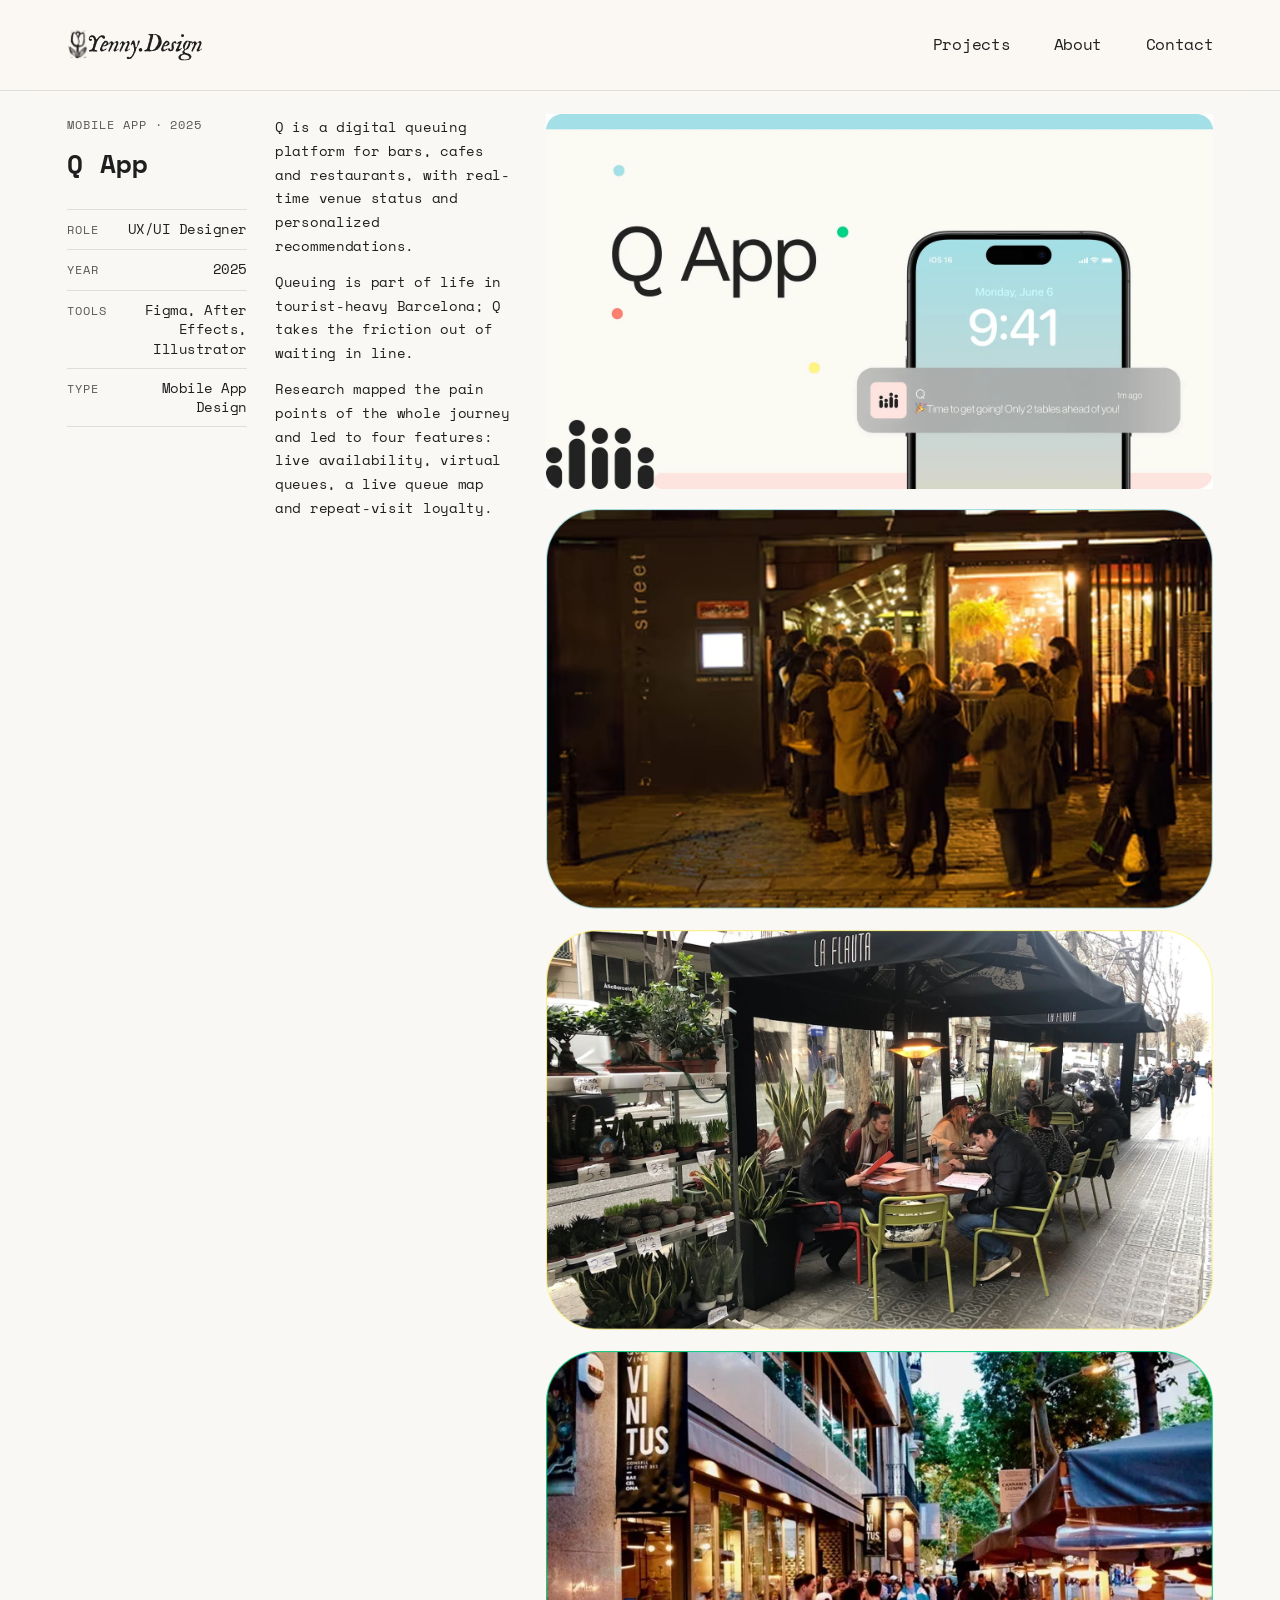
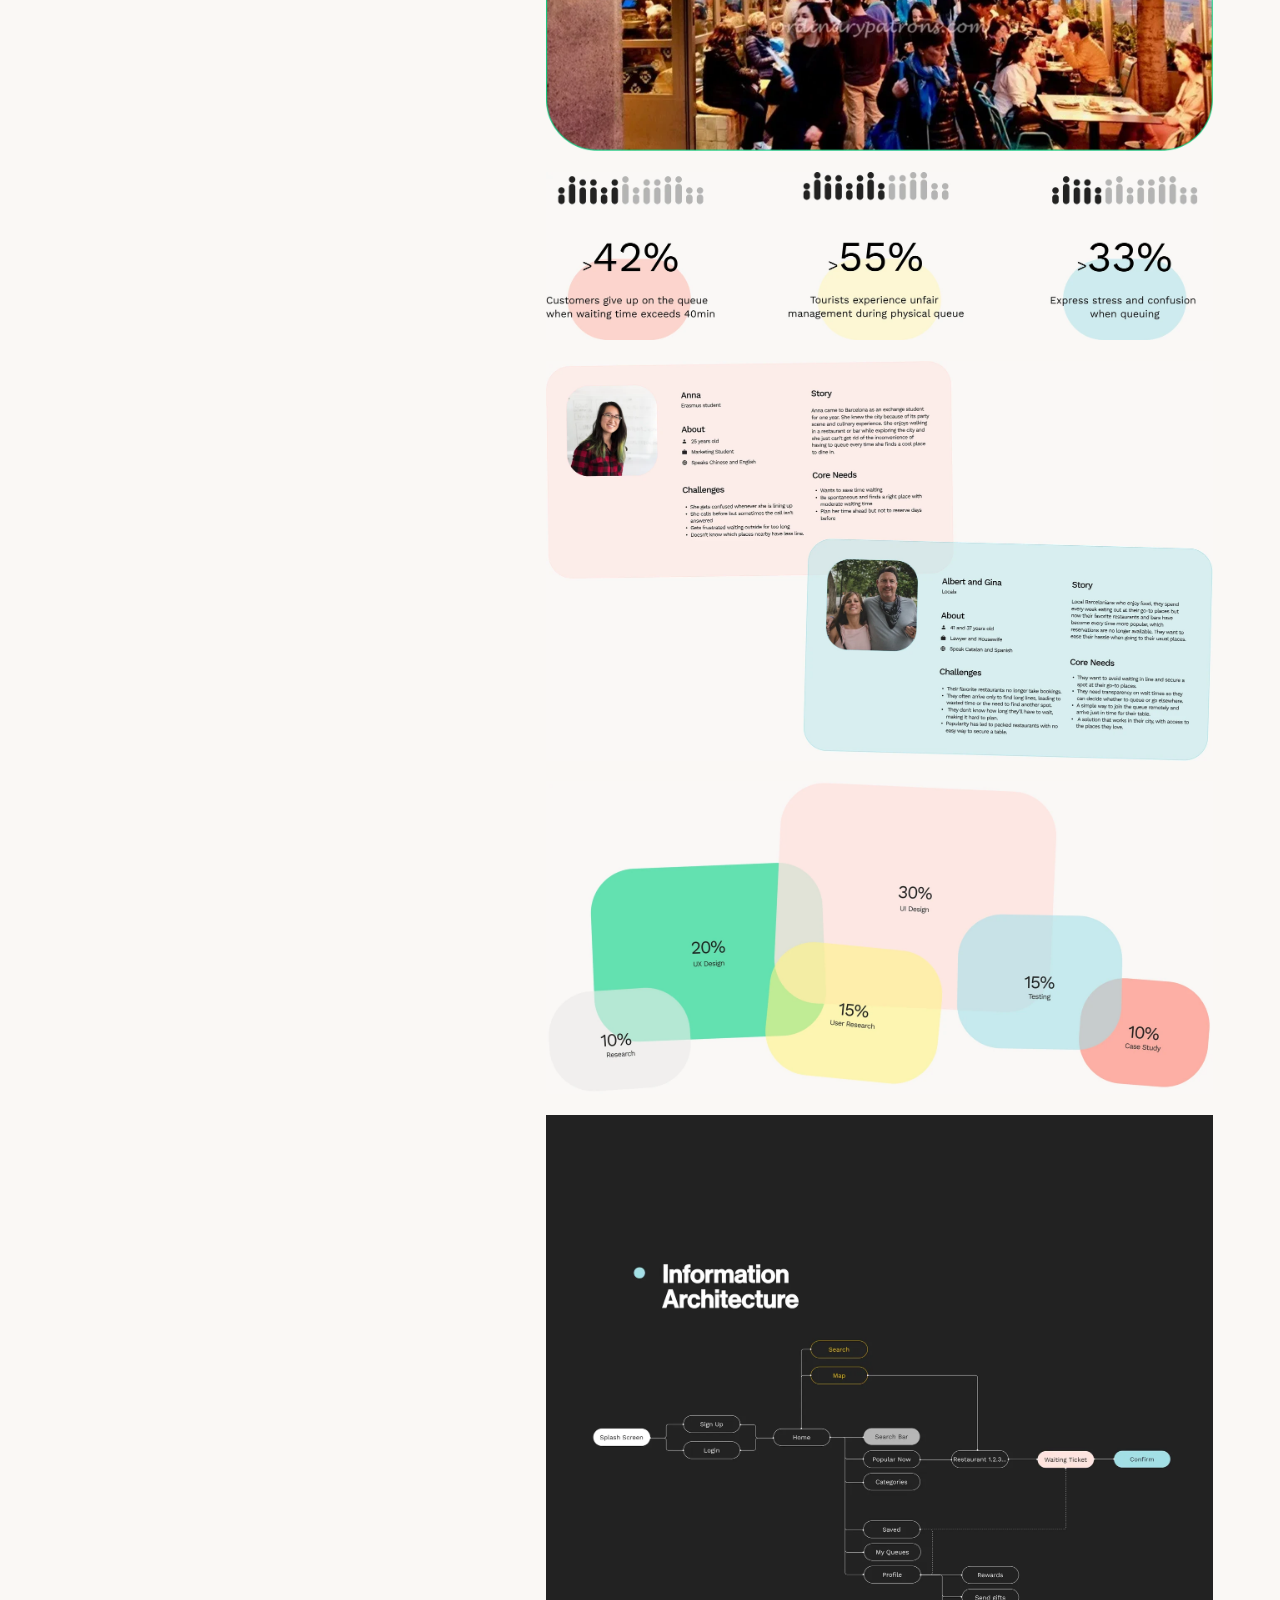
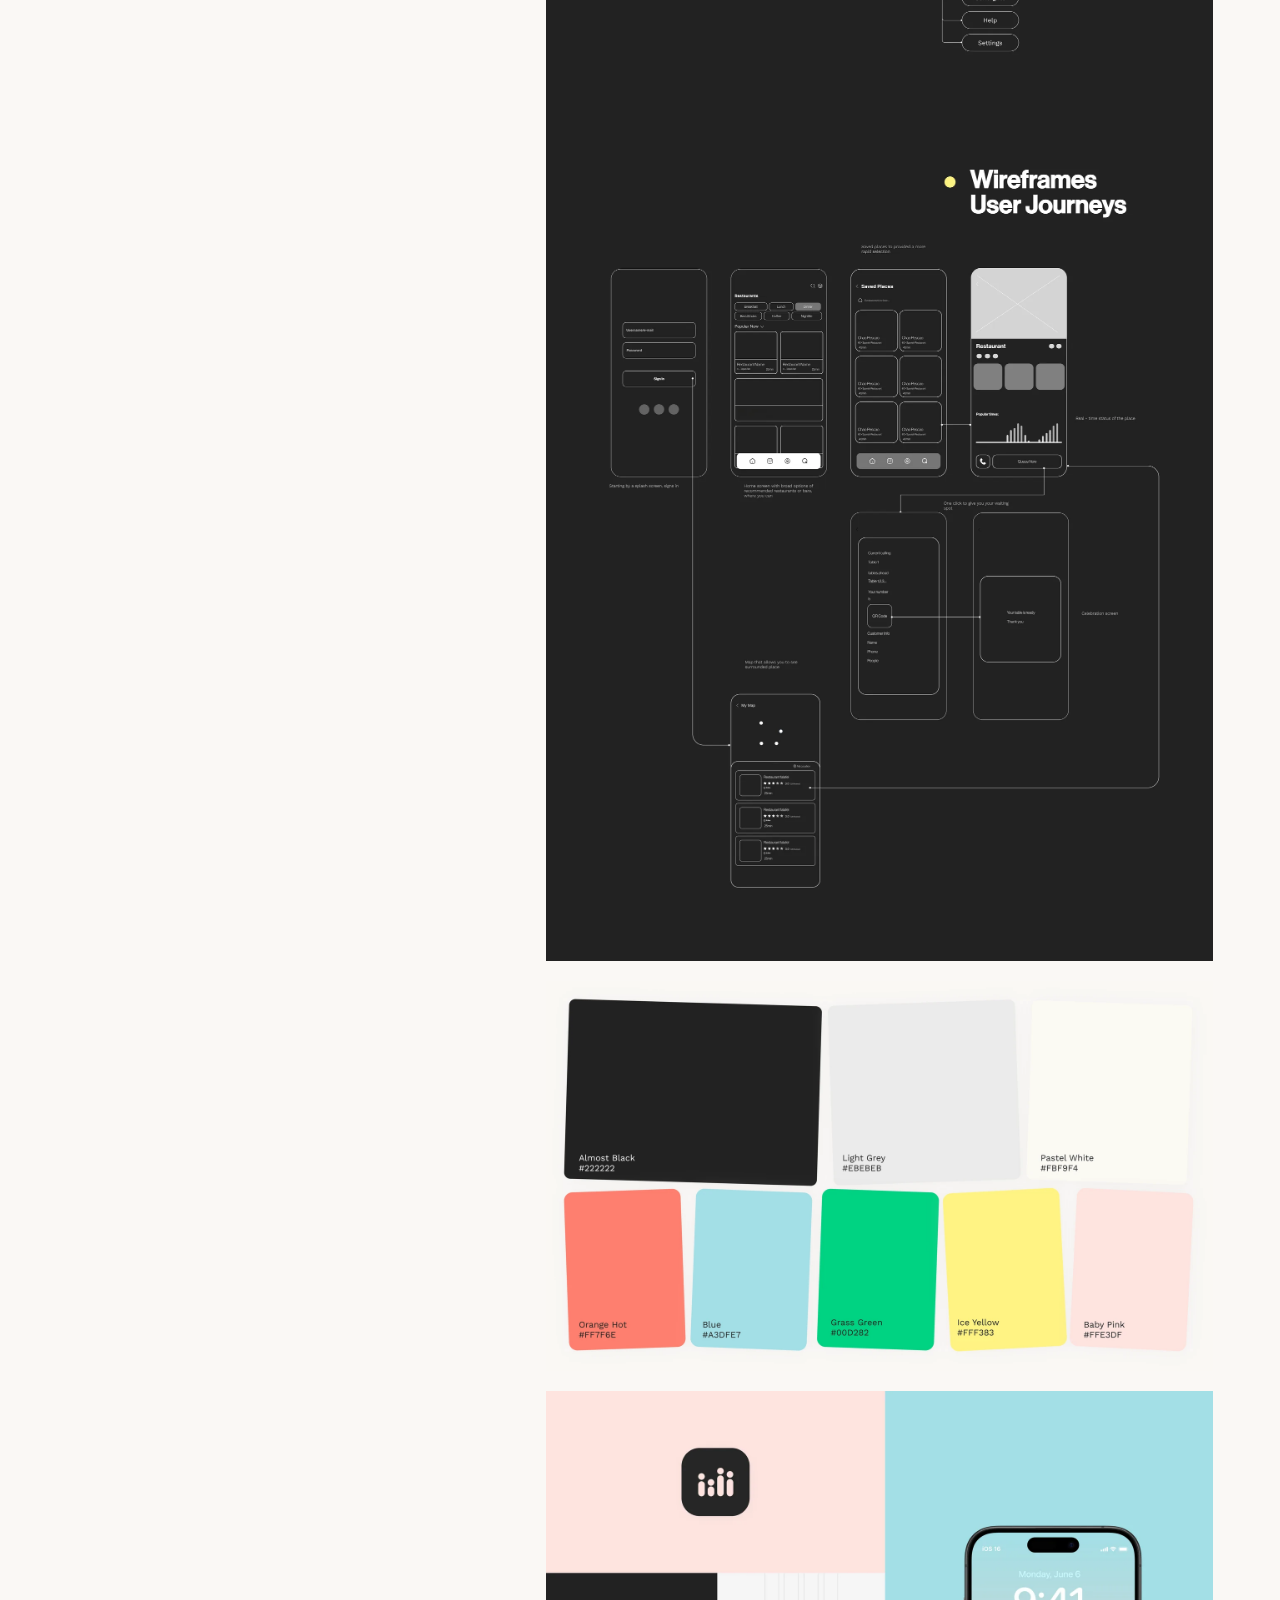
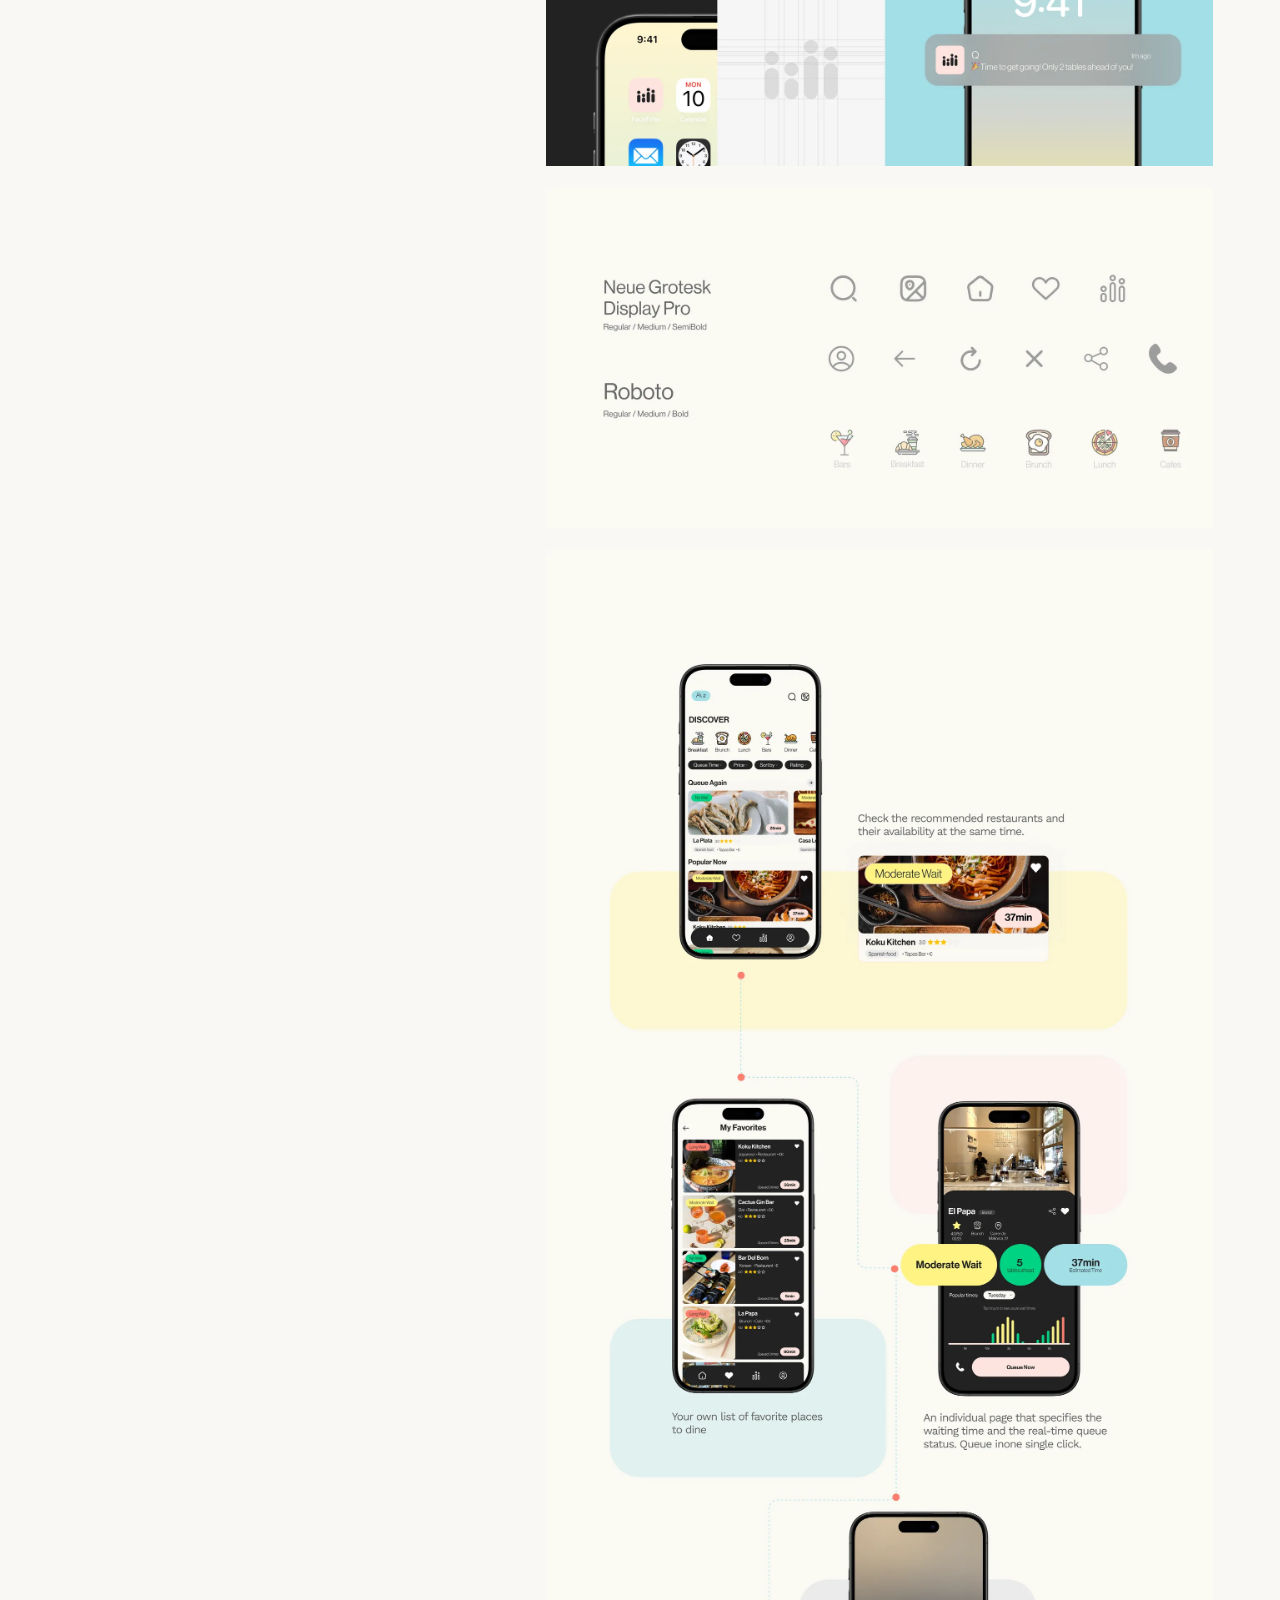
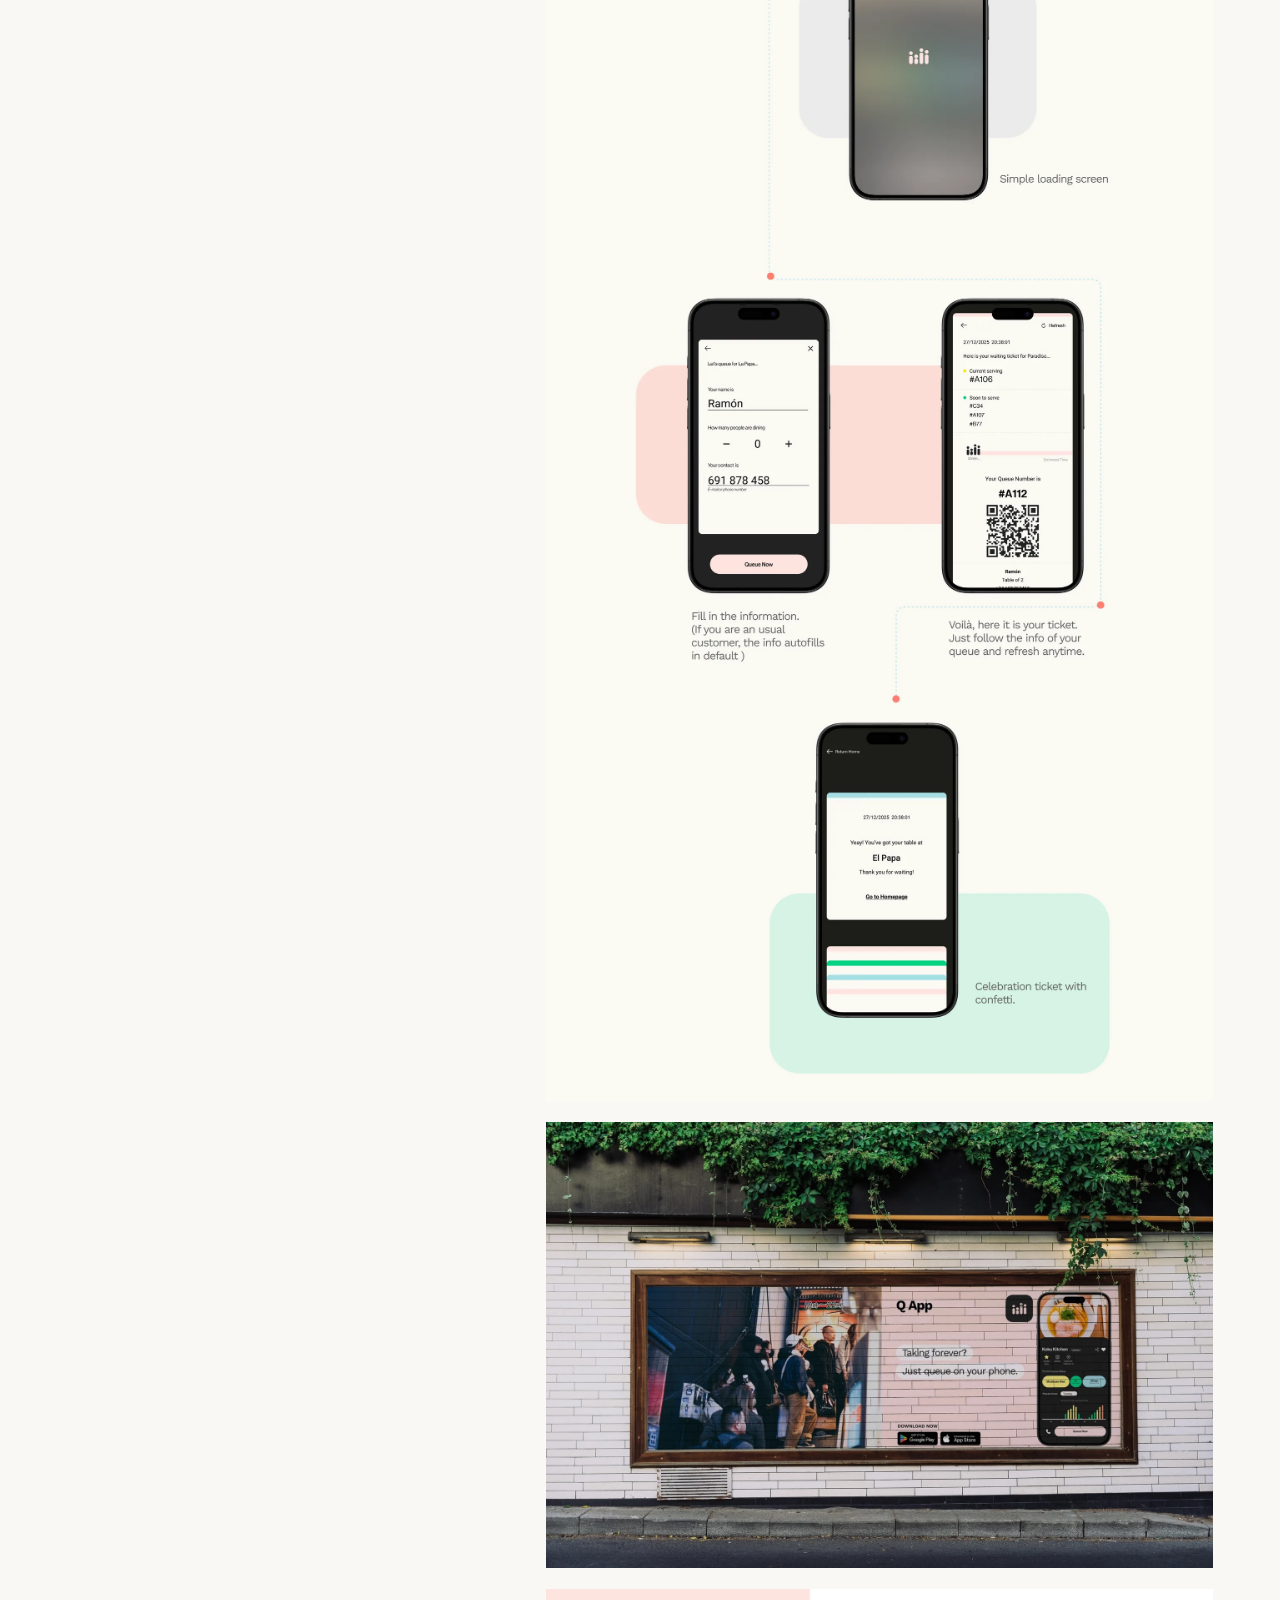
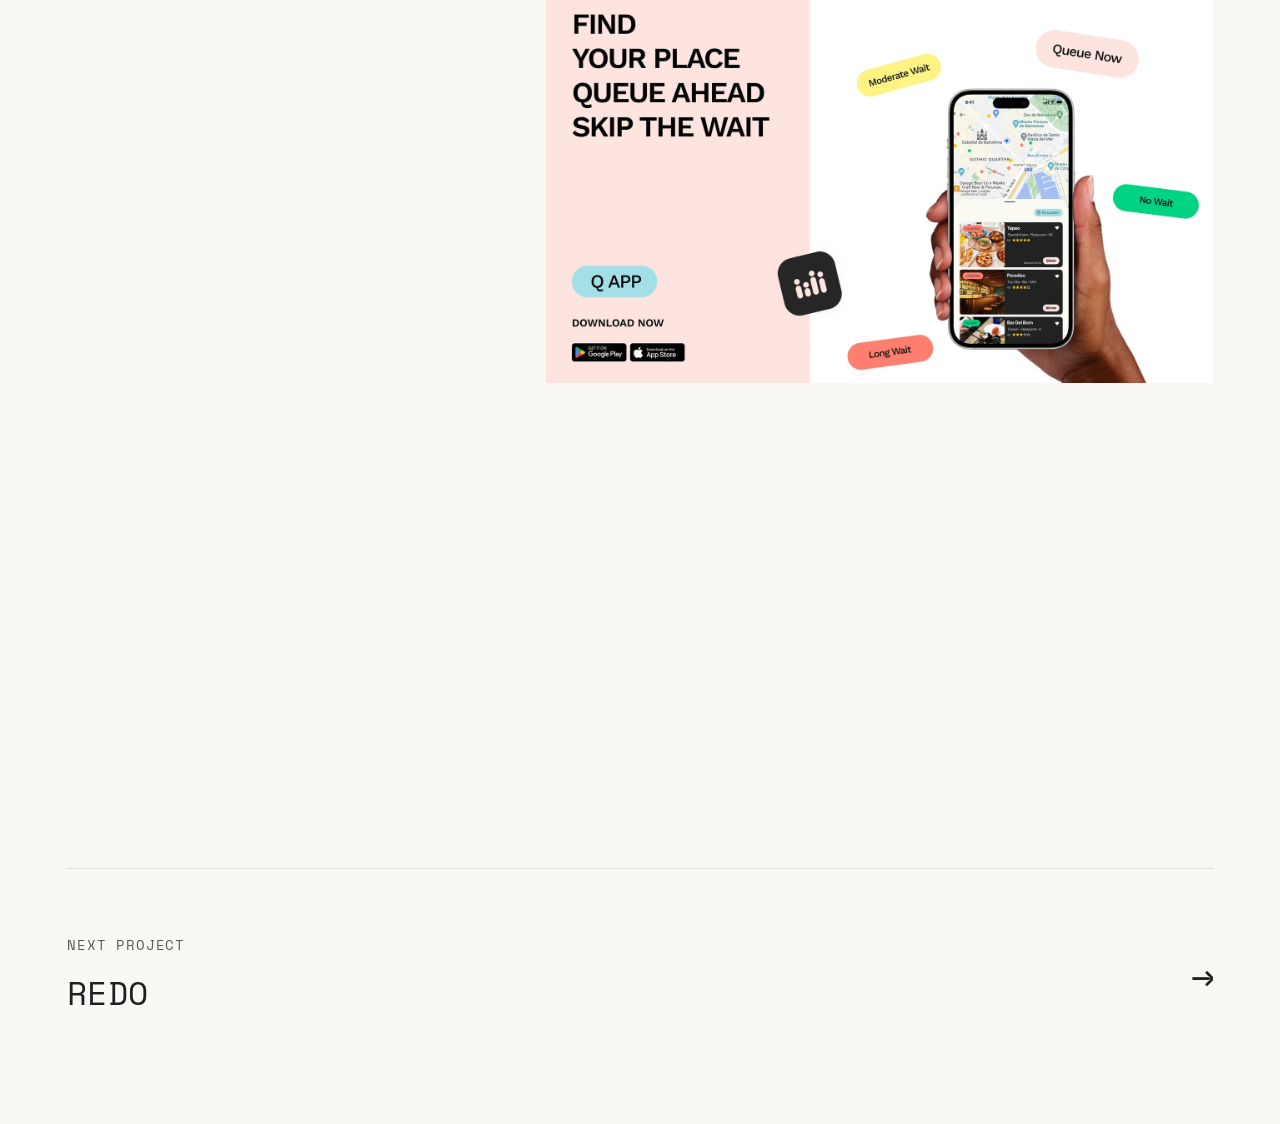
<file: work-qapp.html>
<!DOCTYPE html>
<html lang="en">
<head>
  <meta charset="UTF-8" />
  <meta name="viewport" content="width=device-width, initial-scale=1.0" />
  <title>Q App — Yenny.Design</title>
<meta name="theme-color" content="#fcf7ee" />
<meta name="description" content="A digital queuing platform that removes the frustration of waiting in line — real-time availability, recommendations and virtual queues for bars and cafes." />
<!-- ── Social preview & canonical ─────────────────────────── -->
<link rel="canonical" href="https://yenny.design/work-qapp.html" />
<meta property="og:type" content="article" />
<meta property="og:site_name" content="Yenny.Design" />
<meta property="og:title" content="Q App — Yenny.Design" />
<meta property="og:description" content="A digital queuing platform that removes the frustration of waiting in line — real-time availability, recommendations and virtual queues for bars and cafes." />
<meta property="og:url" content="https://yenny.design/work-qapp.html" />
<meta property="og:image" content="https://yenny.design/img/og/qapp.jpg" />
<meta property="og:image:width" content="1200" />
<meta property="og:image:height" content="630" />
<meta property="og:image:alt" content="Q App — Yenny.Design" />
<meta name="twitter:card" content="summary_large_image" />
<meta name="twitter:title" content="Q App — Yenny.Design" />
<meta name="twitter:description" content="A digital queuing platform that removes the frustration of waiting in line — real-time availability, recommendations and virtual queues for bars and cafes." />
<meta name="twitter:image" content="https://yenny.design/img/og/qapp.jpg" />
<!-- ── /Social preview ────────────────────────────────────── -->
  <link rel="icon" href="img/icon/icon-32.png" sizes="32x32" />
<link rel="apple-touch-icon" href="img/icon/apple-touch-icon.png" />
<link rel="stylesheet" href="css/style.css" />
  <style>

    body { background: var(--color-bg); }

    .case-wrap {
      max-width: 1200px;
      margin: 0 auto;
      padding: clamp(100px, 10vw, 130px) var(--pad-h) clamp(80px, 10vw, 160px);
    }

    /* ── Header ── */
    .case-header {
      padding-bottom: clamp(32px, 4vw, 56px);
      border-bottom: 1px solid rgba(0,0,0,0.10);
      margin-bottom: clamp(40px, 5vw, 72px);
    }

    .case-eyebrow {
      font-family: var(--font-mono);
      font-size: var(--text-sm);
      color: var(--text-muted);
      letter-spacing: 0.08em;
      text-transform: uppercase;
      margin-bottom: 20px;
    }

    .case-title {
      font-family: var(--font-script);
      font-size: clamp(24px, 2.2vw + 15px, 44px);
      color: var(--color-text);
      letter-spacing: 0.01em;
      line-height: 1.2;
      margin-bottom: clamp(24px, 3vw, 40px);
    }

    .case-tagline {
      font-family: var(--font-mono);
      font-size: var(--text-md);
      color: var(--text-muted);
      letter-spacing: -0.48px;
      line-height: 1.6;
      max-width: 620px;
    }

    /* ── Metadata ── */
    .case-meta {
      display: flex;
      flex-wrap: wrap;
      gap: clamp(24px, 4vw, 64px);
      margin-bottom: clamp(48px, 6vw, 80px);
    }

    .case-meta-item { display: flex; flex-direction: column; gap: 8px; }

    .case-meta-label {
      font-family: var(--font-mono);
      font-size: var(--text-xs);
      color: var(--text-muted);
      letter-spacing: 0.08em;
      text-transform: uppercase;
    }

    .case-meta-value {
      font-family: var(--font-mono);
      font-size: var(--text-md);
      color: var(--color-text);
      letter-spacing: -0.48px;
      line-height: 1.4;
    }

    /* ── Hero image ── */
    .case-hero-img {
      width: 100%;
      aspect-ratio: 16 / 7;
      background: #e2dede;
      overflow: hidden;
      margin-bottom: clamp(64px, 8vw, 120px);
      border-radius: 0;
    }

    .case-hero-img img { width: 100%; height: 100%; object-fit: cover; display: block; }

    .case-img-placeholder {
      width: 100%; height: 100%;
      display: flex; align-items: center; justify-content: center;
      font-family: var(--font-mono); font-size: var(--text-sm);
      color: #aaa; letter-spacing: 0.05em;
    }

    /* ── Numbered sections ── */
    .case-section {
      display: grid;
      grid-template-columns: 80px 1fr;
      gap: clamp(24px, 4vw, 64px);
      margin-bottom: clamp(64px, 8vw, 120px);
      align-items: start;
    }

    .case-section-num {
      font-family: var(--font-mono);
      font-size: var(--text-xs);
      color: var(--text-muted);
      letter-spacing: 0.06em;
      text-transform: uppercase;
      padding-top: 6px;
    }

    .case-section-inner { display: flex; flex-direction: column; gap: 24px; }

    .case-section-title {
      font-family: var(--font-mono);
      font-size: var(--text-xl);
      color: var(--color-text);
      letter-spacing: -1px;
      line-height: 1.15;
      margin-bottom: 8px;
    }

    .case-section-body {
      font-family: var(--font-mono);
      font-size: var(--text-base);
      color: var(--color-text);
      letter-spacing: -0.48px;
      line-height: 1.75;
    }

    .case-section-body p + p { margin-top: 16px; }

    .case-insight {
      border-left: 2px solid var(--color-text);
      padding: 20px 24px;
      background: rgba(0,0,0,0.03);
      font-family: var(--font-display);
      font-style: italic;
      font-size: clamp(18px, 2vw, 24px);
      color: var(--color-text);
      letter-spacing: -0.5px;
      line-height: 1.4;
    }

    /* ── Images ── */
    .case-img-full {
      width: 100%;
      background: #e2dede;
      overflow: hidden;
      margin-bottom: clamp(64px, 8vw, 120px);
      border-radius: 0;
    }

    .case-img-full img { width: 100%; height: 100%; object-fit: cover; display: block; }
    .case-img-full.ratio-16-9 { aspect-ratio: 16 / 9; }
    .case-img-full.ratio-4-3  { aspect-ratio: 4 / 3; }
    .case-img-full.ratio-3-2  { aspect-ratio: 3 / 2; }

    /* transparent-background images — no grey fill, natural size */
    .case-img-full.no-bg {
      background: transparent;
    }
    .case-img-full.no-bg img {
      object-fit: contain;
      height: auto;
    }

    .case-img-duo {
      display: grid;
      grid-template-columns: 1fr 1fr;
      gap: 12px;
      margin-bottom: clamp(64px, 8vw, 120px);
    }

    .case-img-duo .case-img-full { margin-bottom: 0; }

    /* ── Trio collage ── */
    .case-img-trio {
      display: grid;
      grid-template-columns: 1fr 1fr 1fr;
      gap: 12px;
      margin-bottom: clamp(64px, 8vw, 120px);
    }

    .case-img-trio .case-img-full { margin-bottom: 0; }

    @media (max-width: 768px) {
      .case-img-trio { grid-template-columns: 1fr; }
    }

    /* ── Stats ── */
    .case-stats {
      display: flex;
      flex-wrap: wrap;
      gap: clamp(32px, 5vw, 80px);
      padding: clamp(32px, 4vw, 56px) 0;
      border-top: 1px solid rgba(0,0,0,0.10);
      border-bottom: 1px solid rgba(0,0,0,0.10);
      margin-bottom: clamp(64px, 8vw, 120px);
    }

    .case-stat { display: flex; flex-direction: column; gap: 8px; }

    .case-stat-number {
      font-family: var(--font-script);
      font-size: clamp(26px, 3.2vw, 44px);
      color: var(--color-text);
      letter-spacing: 0.01em;
      line-height: 1.2;
    }

    .case-stat-label {
      font-family: var(--font-mono);
      font-size: var(--text-sm);
      color: var(--text-muted);
      letter-spacing: -0.42px;
      line-height: 1.4;
      max-width: 160px;
    }

    /* ── Next project ── */
    .case-next {
      display: flex;
      align-items: center;
      justify-content: space-between;
      padding-top: clamp(40px, 5vw, 64px);
      border-top: 1px solid rgba(0,0,0,0.10);
      text-decoration: none;
      transition: opacity 0.2s ease;
    }

    .case-next:hover { opacity: 0.5; }

    .case-next-label {
      font-family: var(--font-mono);
      font-size: var(--text-sm);
      color: var(--text-muted);
      letter-spacing: 0.06em;
      text-transform: uppercase;
      margin-bottom: 8px;
    }

    .case-next-title {
      font-family: var(--font-script);
      font-size: clamp(20px, 2.6vw, 38px);
      color: var(--color-text);
      letter-spacing: 0.01em;
    }

    .case-next-arrow {
      font-family: var(--font-mono);
      font-size: clamp(24px, 3vw, 40px);
      color: var(--color-text);
    }

    /* ── Responsive ── */
    @media (max-width: 768px) {
      .case-section { grid-template-columns: 1fr; gap: 12px; }
      .case-section-num { padding-top: 0; }
      .case-img-duo { grid-template-columns: 1fr; }
    }

  </style>

  <style>
    /* ── Scroll reveal ── */
    [data-reveal] {
      opacity: 0;
      transform: translateY(28px);
      transition: opacity 0.7s cubic-bezier(0.22, 1, 0.36, 1),
                  transform 0.7s cubic-bezier(0.22, 1, 0.36, 1);
    }
    [data-reveal="left"]  { transform: translateX(-32px); }
    [data-reveal="right"] { transform: translateX(32px); }
    [data-reveal].is-visible { opacity: 1; transform: none; }
    [data-reveal][data-delay="1"] { transition-delay: 0.09s; }
    [data-reveal][data-delay="2"] { transition-delay: 0.18s; }
    [data-reveal][data-delay="3"] { transition-delay: 0.27s; }
    [data-reveal][data-delay="4"] { transition-delay: 0.36s; }
  </style>
  <link rel="stylesheet" href="css/case3.css" />
</head>
<body>

  <div class="nav-sticky-wrap"><nav class="nav">
    <a href="index.html" class="nav-logo">
      <img src="img/logo.svg" alt="Yenny.Design" />
    </a>
    <ul class="nav-links">
      <li><a href="projects.html">Projects</a></li>
      <li><a href="about.html">About</a></li>
      <li><a href="contact.html">Contact</a></li>
    </ul>
    <button class="nav-burger" id="nav-burger" aria-label="Open menu">
      <span></span><span></span><span></span>
    </button>
  </nav></div>
<!-- Mobile menu overlay -->
<div class="nav-overlay" id="nav-overlay">
  <a href="projects.html">Projects</a>
  <a href="about.html">About</a>
  <a href="contact.html">Contact</a>
</div>
<script>
  (function(){
    var burger=document.getElementById('nav-burger');
    var overlay=document.getElementById('nav-overlay');
    if(!burger||!overlay) return;
    burger.addEventListener('click',function(){
      burger.classList.toggle('is-open');
      overlay.classList.toggle('is-open');
      document.body.style.overflow=overlay.classList.contains('is-open')?'hidden':'';
    });
    overlay.querySelectorAll('a').forEach(function(a){
      a.addEventListener('click',function(){
        burger.classList.remove('is-open');
        overlay.classList.remove('is-open');
        document.body.style.overflow='';
      });
    });
  })();
</script>

  <main class="case3">

  <div class="case3-grid">
  <aside class="case3-side">
<header class="case-header">
      <p class="case-eyebrow">Mobile App · 2025</p>
      <h1 class="case-title">Q App</h1>
    </header>
<div class="case-meta">
      <div class="case-meta-item">
        <span class="case-meta-label">Role</span>
        <span class="case-meta-value">UX/UI Designer</span>
      </div>
      <div class="case-meta-item">
        <span class="case-meta-label">Year</span>
        <span class="case-meta-value">2025</span>
      </div>
      <div class="case-meta-item">
        <span class="case-meta-label">Tools</span>
        <span class="case-meta-value">Figma, After Effects, Illustrator</span>
      </div>
      <div class="case-meta-item">
        <span class="case-meta-label">Type</span>
        <span class="case-meta-value">Mobile App Design</span>
      </div>
    </div>
  </aside>

  <div class="case3-flow">
    <section class="case3-sec">
      <div class="case3-text"><div class="case3-text-in" data-reveal="up">
        <div class="case-section-body">
          <p>Q is a digital queuing platform for bars, cafes and restaurants, with real-time venue status and personalized recommendations.</p>
          <p>Queuing is part of life in tourist-heavy Barcelona; Q takes the friction out of waiting in line.</p>
          <p>Research mapped the pain points of the whole journey and led to four features: live availability, virtual queues, a live queue map and repeat-visit loyalty.</p>
        </div>
      </div></div>
      <div class="case3-visuals">
<div class="case-hero-img">
      <img src="img/qapp/hero.webp" alt="Q App hero" />
    </div>
<div class="case-img-trio">
      <div class="case-img-full no-bg">
        <img src="img/qapp/problem-1.webp?v=2" alt="Problem context" />
      </div>
      <div class="case-img-full no-bg">
        <img src="img/qapp/problem-2.webp?v=2" alt="Problem research" />
      </div>
      <div class="case-img-full no-bg">
        <img src="img/qapp/problem-3.webp?v=2" alt="Problem insights" />
      </div>
    </div>
<div class="case-img-full no-bg">
      <img src="img/qapp/painpoints.webp?v=2" alt="Pain points through insights" />
    </div>
<div class="case-img-full no-bg">
      <img src="img/qapp/research-1.webp?v=2" alt="User personas" />
    </div>
<div class="case-img-full no-bg">
      <img src="img/qapp/process.webp?v=2" alt="Design process overview" />
    </div>
<div class="case-img-full no-bg">
      <img src="img/qapp/architecture.webp" alt="Information architecture" />
    </div>
<div class="case-img-full no-bg">
      <img src="img/qapp/style.webp?v=3" alt="Style guide" />
    </div>
<div class="case-img-full no-bg">
      <img src="img/qapp/moodboard.webp" alt="Moodboard" />
    </div>
<div class="case-img-full no-bg">
      <img src="img/qapp/branding.webp" alt="Branding" />
    </div>
<div class="case-img-full">
      <img src="img/qapp/ui.webp" alt="Q App UI design" />
    </div>
<div class="case-img-full no-bg">
      <img src="img/qapp/mockup.webp?v=2" alt="Q App billboard mockup" />
    </div>
<div class="case-img-full no-bg">
      <img src="img/qapp/mockup-2.webp?v=2" alt="Q App alternate mockup" />
    </div>
<div class="case-video">
      <div style="position:relative;padding-bottom:56.25%;height:0;overflow:hidden;border-radius:0;">
        <iframe
          src="https://player.vimeo.com/video/1219702942?autoplay=0&title=0&byline=0&portrait=0"
          style="position:absolute;top:0;left:0;width:100%;height:100%;border:0;"
          allow="autoplay; fullscreen; picture-in-picture"
          allowfullscreen>
        </iframe>
      </div>
    </div>
      </div>
    </section>
  </div>
  </div>

<a class="case-next" href="work-redo.html">
      <div>
        <p class="case-next-label">Next project</p>
        <p class="case-next-title">REDO</p>
      </div>
      <span class="case-next-arrow">→</span>
    </a>

</main>

    <script>
    /* ── Scroll reveal — auto-target ── */
    (function () {
      const SELECTORS = [
        '.case-header',
        '.case-meta',
        '.case-hero-img',
        '.case-section',
        '.case-img-full',
        '.case-img-duo',
        '.case-img-trio',
        '.case-stats',
        '.case-next',
        '.case-video',
        '.mockup-stage',
        '.mockup-grid-2',
        '.mockup-offset',
        '.projects-heading',
        '.project-card',
        '.footer-col-left',
        '.footer-skill-col',
        '.footer-links-list',
      ];

      document.querySelectorAll(SELECTORS.join(',')).forEach(el => {
        el.setAttribute('data-reveal', 'up');
      });

      /* stagger project-card siblings */
      document.querySelectorAll('.projects-grid, .works-stage').forEach(grid => {
        grid.querySelectorAll('.project-card, .work-card').forEach((card, i) => {
          if (i > 0 && i <= 4) card.setAttribute('data-delay', String(i));
        });
      });

      /* stagger case-section siblings */
      document.querySelectorAll('.case-section').forEach((el, i) => {
        // no stagger needed between sections — each triggers individually
      });

      /* stagger footer skill cols */
      document.querySelectorAll('.footer-skill-col').forEach((el, i) => {
        el.setAttribute('data-delay', String(i + 1));
      });

      const io = new IntersectionObserver(entries => {
        entries.forEach(e => {
          if (e.isIntersecting) {
            e.target.classList.add('is-visible');
            io.unobserve(e.target);
          }
        });
      }, { threshold: 0.1 });

      document.querySelectorAll('[data-reveal]').forEach(el => io.observe(el));
    })();
  </script>
  <script src="js/trail.js"></script>
  <script src="js/case3.js" defer></script>
</body>
</html>
</file>
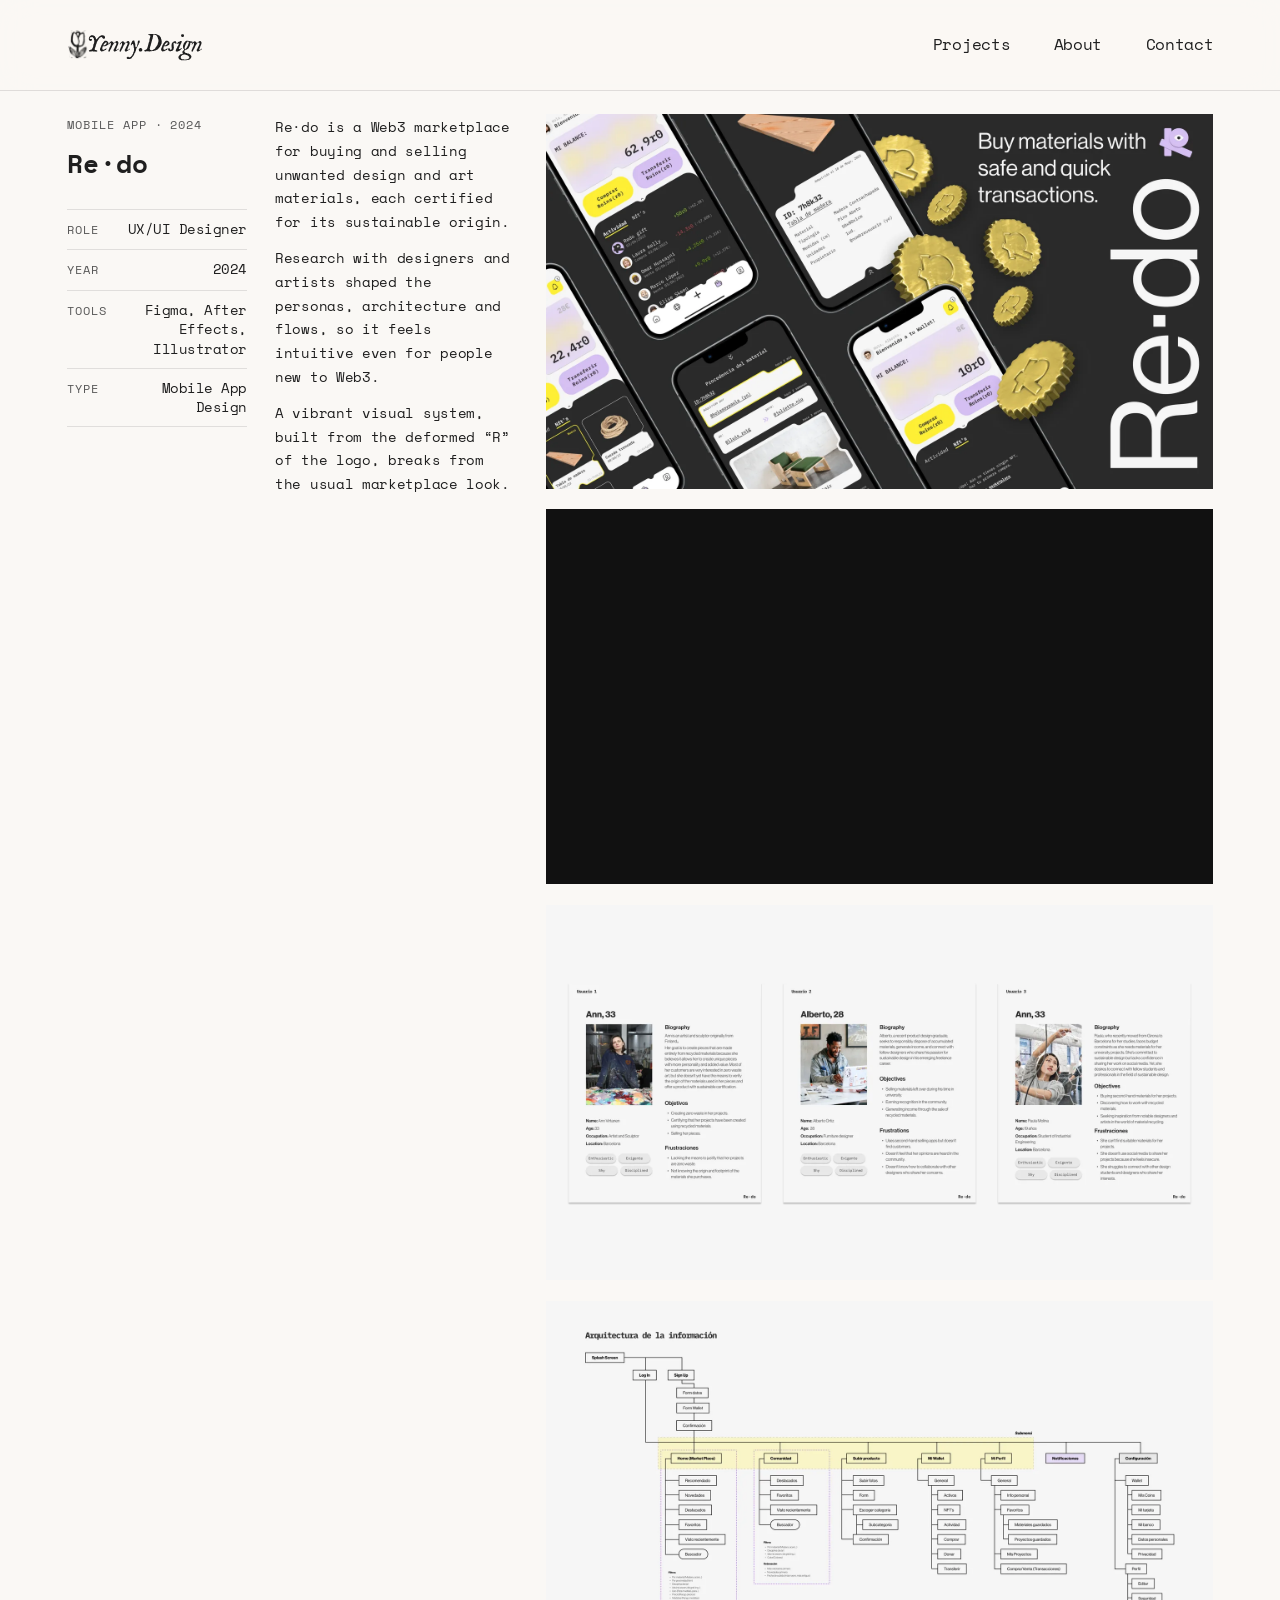
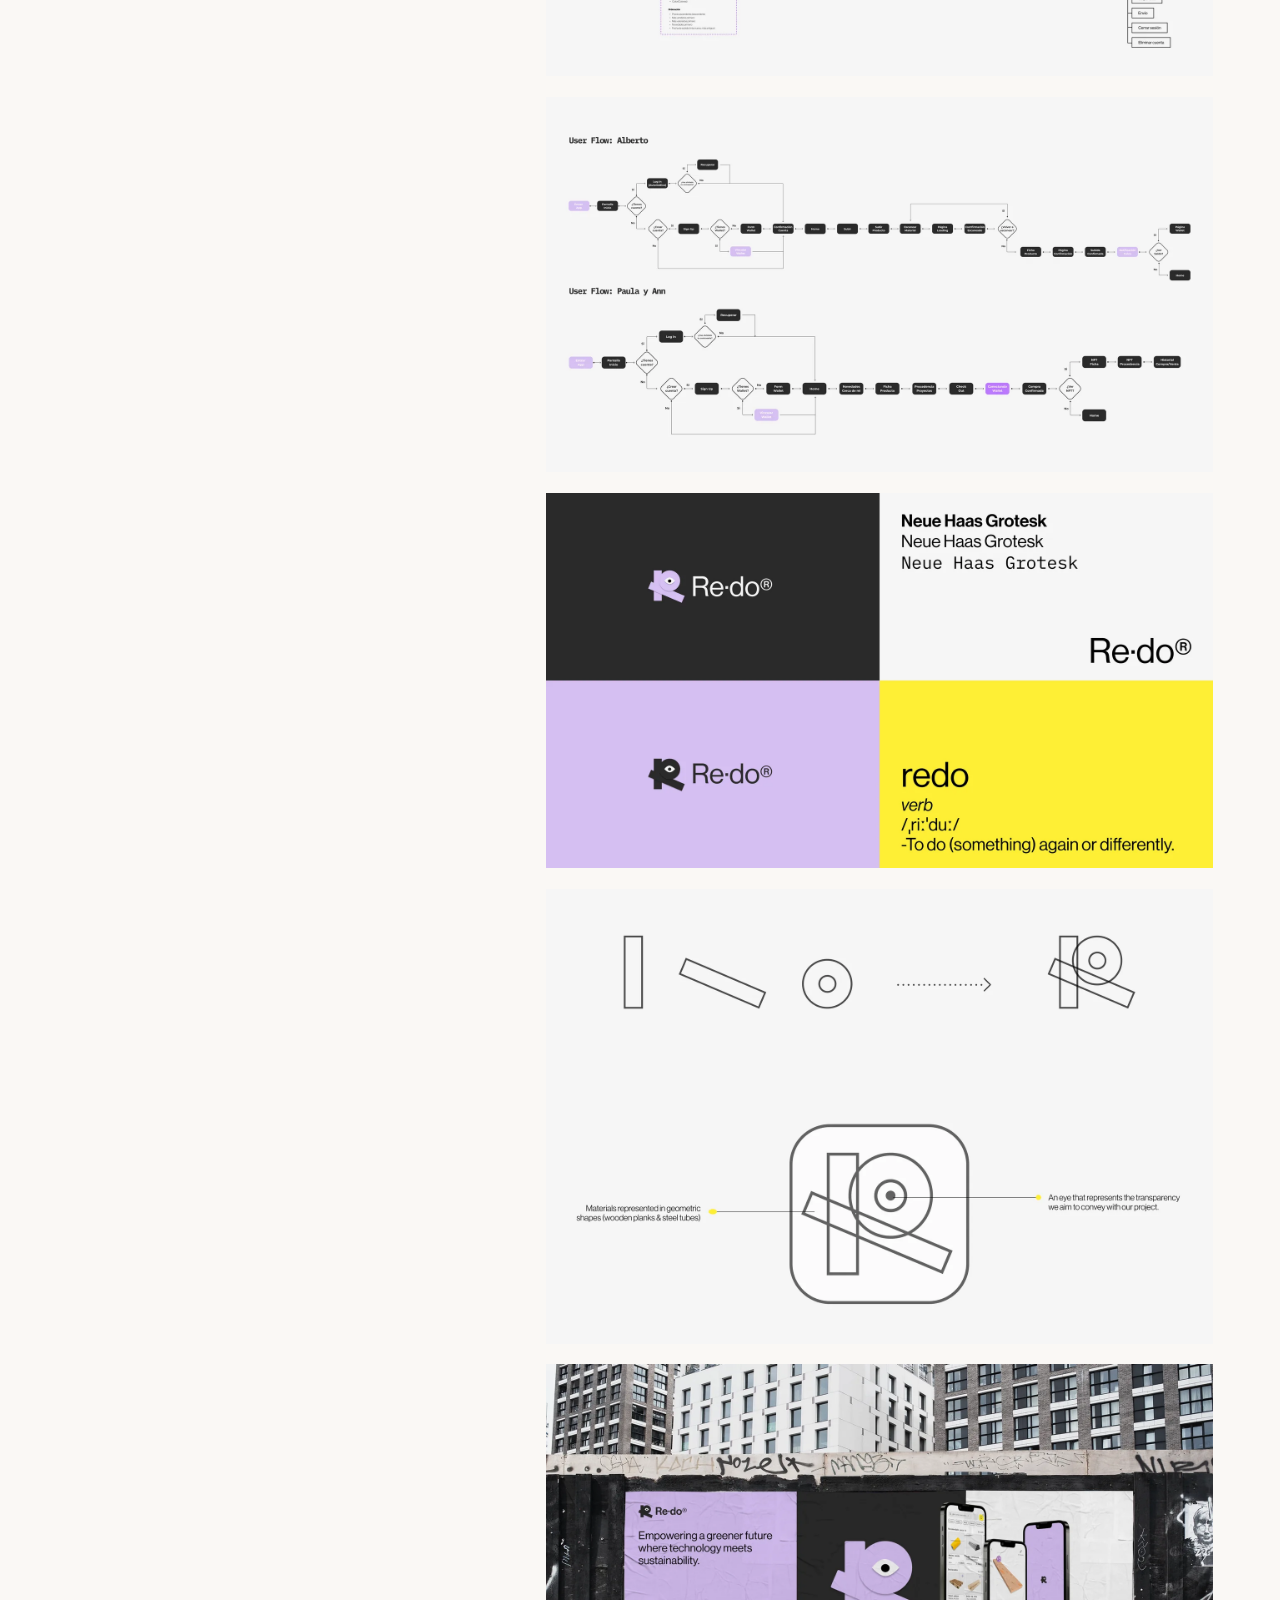
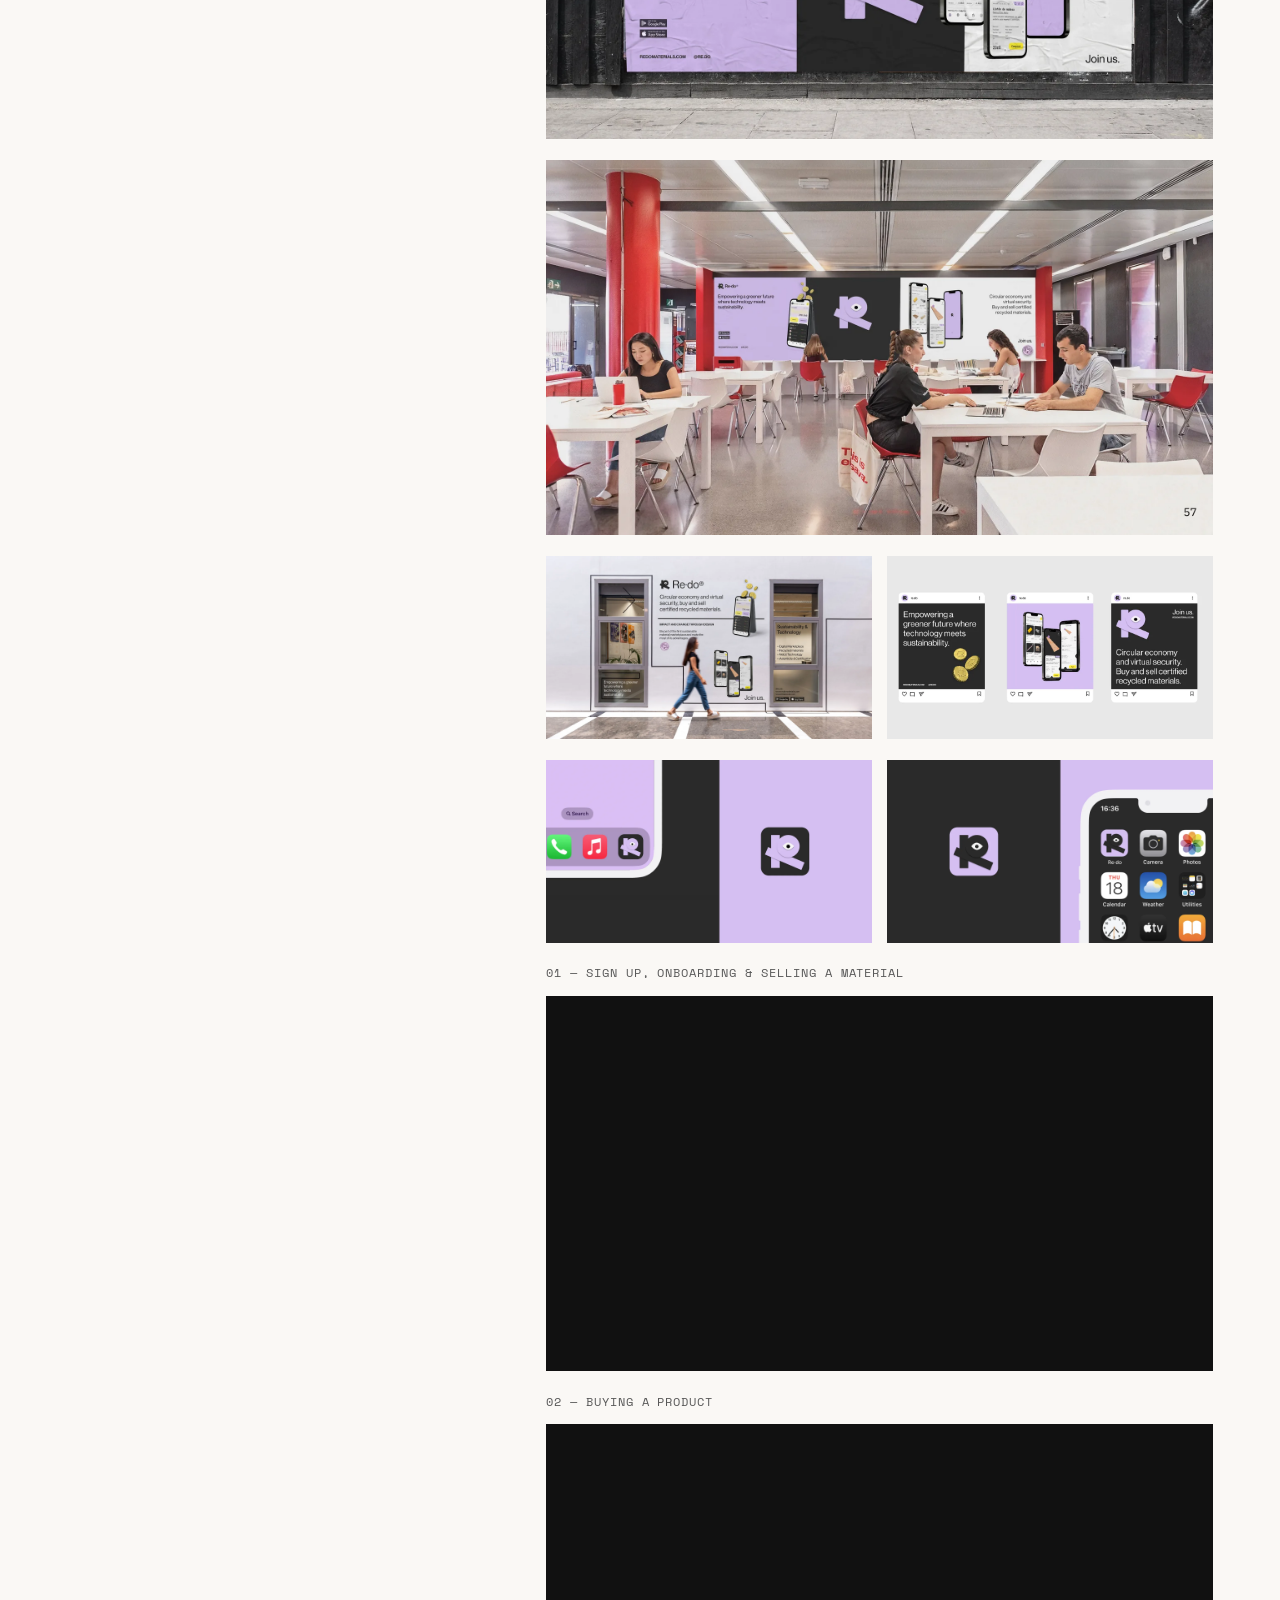
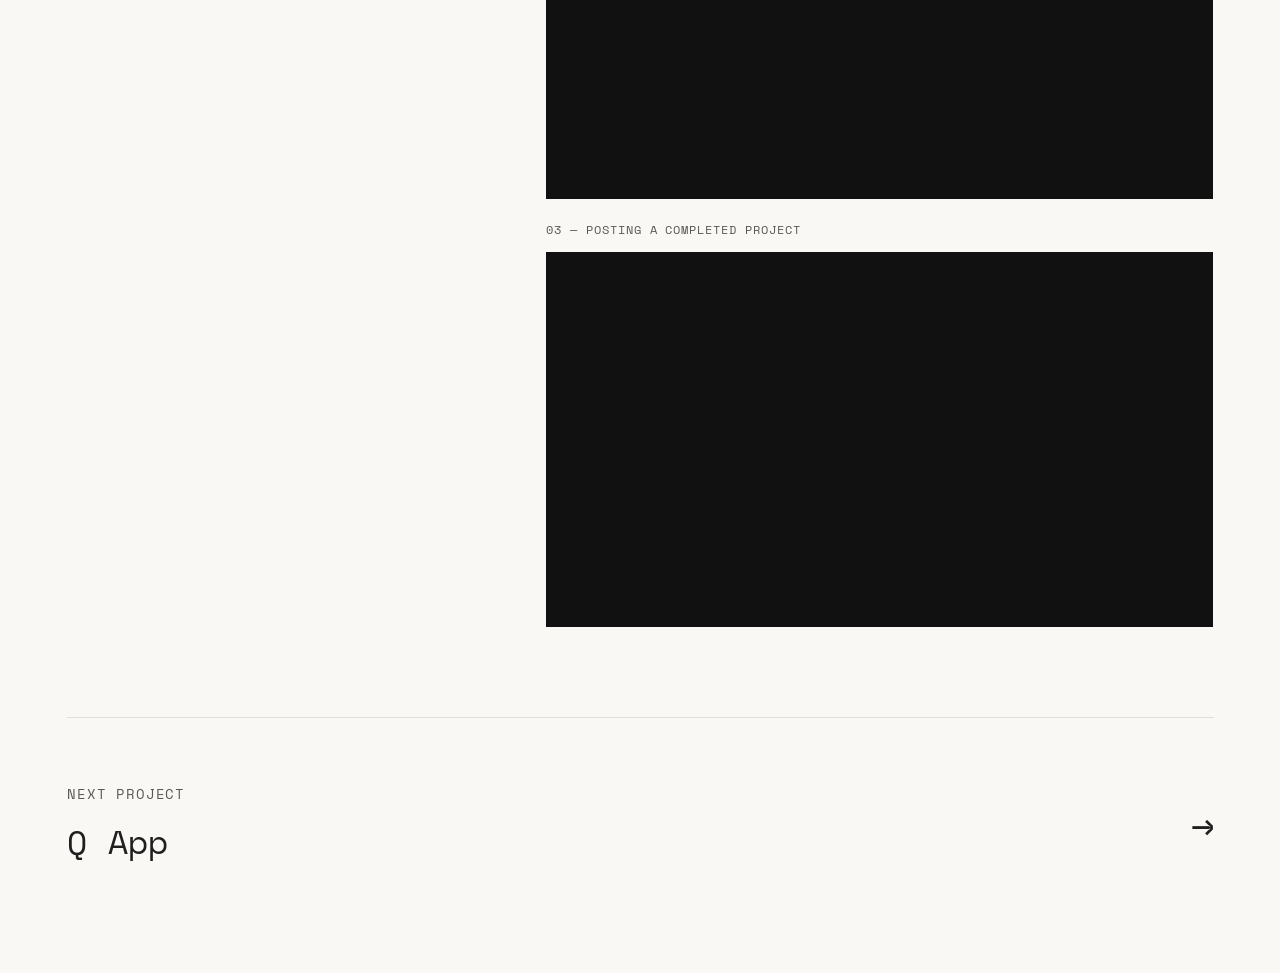
<file: work-redo.html>
<!DOCTYPE html>
<html lang="en">
<head>
  <meta charset="UTF-8" />
  <meta name="viewport" content="width=device-width, initial-scale=1.0" />
  <title>Re·do — Yenny.Design</title>
<meta name="theme-color" content="#fcf7ee" />
<meta name="description" content="A marketplace for reused materials that helps art and design projects cut material waste and verify origin through Web3." />
<!-- ── Social preview & canonical ─────────────────────────── -->
<link rel="canonical" href="https://yenny.design/work-redo.html" />
<meta property="og:type" content="article" />
<meta property="og:site_name" content="Yenny.Design" />
<meta property="og:title" content="Re·do — Yenny.Design" />
<meta property="og:description" content="A marketplace for reused materials that helps art and design projects cut material waste and verify origin through Web3." />
<meta property="og:url" content="https://yenny.design/work-redo.html" />
<meta property="og:image" content="https://yenny.design/img/og/redo.jpg" />
<meta property="og:image:width" content="1200" />
<meta property="og:image:height" content="630" />
<meta property="og:image:alt" content="Re·do — Yenny.Design" />
<meta name="twitter:card" content="summary_large_image" />
<meta name="twitter:title" content="Re·do — Yenny.Design" />
<meta name="twitter:description" content="A marketplace for reused materials that helps art and design projects cut material waste and verify origin through Web3." />
<meta name="twitter:image" content="https://yenny.design/img/og/redo.jpg" />
<!-- ── /Social preview ────────────────────────────────────── -->
  <link rel="icon" href="img/icon/icon-32.png" sizes="32x32" />
<link rel="apple-touch-icon" href="img/icon/apple-touch-icon.png" />
<link rel="stylesheet" href="css/style.css" />
  <style>

    body { background: var(--color-bg); }

    .case-wrap {
      max-width: 1200px;
      margin: 0 auto;
      padding: clamp(100px, 10vw, 130px) var(--pad-h) clamp(80px, 10vw, 160px);
    }

    /* ── Header ── */
    .case-header {
      padding-bottom: clamp(32px, 4vw, 56px);
      border-bottom: 1px solid rgba(0,0,0,0.10);
      margin-bottom: clamp(40px, 5vw, 72px);
    }

    .case-eyebrow {
      font-family: var(--font-mono);
      font-size: var(--text-sm);
      color: var(--text-muted);
      letter-spacing: 0.08em;
      text-transform: uppercase;
      margin-bottom: 20px;
    }

    .case-title {
      font-family: var(--font-script);
      font-size: clamp(24px, 2.2vw + 15px, 44px);
      color: var(--color-text);
      letter-spacing: 0.01em;
      line-height: 1.2;
      margin-bottom: clamp(24px, 3vw, 40px);
    }

    .case-tagline {
      font-family: var(--font-mono);
      font-size: var(--text-md);
      color: var(--text-muted);
      letter-spacing: -0.48px;
      line-height: 1.6;
      max-width: 680px;
    }

    /* ── Metadata ── */
    .case-meta {
      display: flex;
      flex-wrap: wrap;
      gap: clamp(24px, 4vw, 64px);
      margin-bottom: clamp(48px, 6vw, 80px);
    }

    .case-meta-item { display: flex; flex-direction: column; gap: 8px; }

    .case-meta-label {
      font-family: var(--font-mono);
      font-size: var(--text-xs);
      color: var(--text-muted);
      letter-spacing: 0.08em;
      text-transform: uppercase;
    }

    .case-meta-value {
      font-family: var(--font-mono);
      font-size: var(--text-md);
      color: var(--color-text);
      letter-spacing: -0.48px;
      line-height: 1.4;
    }

    /* ── Hero image ── */
    .case-hero-img {
      width: 100%;
      aspect-ratio: 16 / 7;
      background: #e2dede;
      overflow: hidden;
      margin-bottom: clamp(64px, 8vw, 120px);
      border-radius: 0;
    }

    .case-hero-img img { width: 100%; height: 100%; object-fit: cover; display: block; }

    .case-img-placeholder {
      width: 100%; height: 100%;
      display: flex; align-items: center; justify-content: center;
      font-family: var(--font-mono); font-size: var(--text-sm);
      color: #aaa; letter-spacing: 0.05em;
    }

    /* ── Numbered sections ── */
    .case-section {
      display: grid;
      grid-template-columns: 80px 1fr;
      gap: clamp(24px, 4vw, 64px);
      margin-bottom: clamp(64px, 8vw, 120px);
      align-items: start;
    }

    .case-section-num {
      font-family: var(--font-mono);
      font-size: var(--text-xs);
      color: var(--text-muted);
      letter-spacing: 0.06em;
      text-transform: uppercase;
      padding-top: 6px;
    }

    .case-section-inner { display: flex; flex-direction: column; gap: 24px; }

    .case-section-title {
      font-family: var(--font-mono);
      font-size: var(--text-xl);
      color: var(--color-text);
      letter-spacing: -1px;
      line-height: 1.15;
      margin-bottom: 8px;
    }

    .case-section-body {
      font-family: var(--font-mono);
      font-size: var(--text-base);
      color: var(--color-text);
      letter-spacing: -0.48px;
      line-height: 1.75;
    }

    .case-section-body p + p { margin-top: 16px; }

    .case-insight {
      border-left: 2px solid var(--color-text);
      padding: 20px 24px;
      background: rgba(0,0,0,0.03);
      font-family: var(--font-display);
      font-style: italic;
      font-size: clamp(16px, 1.8vw, 22px);
      color: var(--color-text);
      letter-spacing: -0.5px;
      line-height: 1.5;
    }

    /* ── Images ── */
    .case-img-full {
      width: 100%;
      background: #e2dede;
      overflow: hidden;
      margin-bottom: clamp(64px, 8vw, 120px);
      border-radius: 0;
    }

    .case-img-full img { width: 100%; height: auto; display: block; }
    .case-img-full.ratio-16-9 { aspect-ratio: 16 / 9; }
    .case-img-full.ratio-4-3  { aspect-ratio: 4 / 3; }
    .case-img-full.ratio-3-2  { aspect-ratio: 3 / 2; }
    .case-img-full.ratio-16-9 img,
    .case-img-full.ratio-4-3 img,
    .case-img-full.ratio-3-2 img { height: 100%; object-fit: cover; }

    .case-img-duo {
      display: grid;
      grid-template-columns: 1fr 1fr;
      gap: 12px;
      margin-bottom: clamp(64px, 8vw, 120px);
    }

    .case-img-duo .case-img-full { margin-bottom: 0; }

    .case-img-trio {
      display: grid;
      grid-template-columns: 1fr 1fr 1fr;
      gap: 12px;
      margin-bottom: clamp(64px, 8vw, 120px);
    }

    .case-img-trio .case-img-full { margin-bottom: 0; }

    /* ── Video embed ── */
    .case-video-wrap {
      margin-bottom: clamp(64px, 8vw, 120px);
    }

    .case-video-label {
      font-family: var(--font-mono);
      font-size: var(--text-xs);
      color: var(--text-muted);
      letter-spacing: 0.08em;
      text-transform: uppercase;
      margin-bottom: 12px;
    }

    .case-video {
      position: relative;
      padding-bottom: 56.25%;
      height: 0;
      overflow: hidden;
      border-radius: 0;
      background: #111;
    }

    .case-video iframe {
      position: absolute;
      top: 0; left: 0;
      width: 100%; height: 100%;
      border: none;
    }

    /* ── Next project ── */
    .case-next {
      display: flex;
      align-items: center;
      justify-content: space-between;
      padding-top: clamp(40px, 5vw, 64px);
      border-top: 1px solid rgba(0,0,0,0.10);
      text-decoration: none;
      transition: opacity 0.2s ease;
    }

    .case-next:hover { opacity: 0.5; }

    .case-next-label {
      font-family: var(--font-mono);
      font-size: var(--text-sm);
      color: var(--text-muted);
      letter-spacing: 0.06em;
      text-transform: uppercase;
      margin-bottom: 8px;
    }

    .case-next-title {
      font-family: var(--font-script);
      font-size: clamp(20px, 2.6vw, 38px);
      color: var(--color-text);
      letter-spacing: 0.01em;
    }

    .case-next-arrow {
      font-family: var(--font-mono);
      font-size: clamp(24px, 3vw, 40px);
      color: var(--color-text);
    }

    /* ── Responsive ── */
    @media (max-width: 768px) {
      .case-section { grid-template-columns: 1fr; gap: 12px; }
      .case-section-num { padding-top: 0; }
      .case-img-duo  { grid-template-columns: 1fr; }
      .case-img-trio { grid-template-columns: 1fr; }
    }

  </style>

  <style>
    /* ── Scroll reveal ── */
    [data-reveal] {
      opacity: 0;
      transform: translateY(28px);
      transition: opacity 0.7s cubic-bezier(0.22, 1, 0.36, 1),
                  transform 0.7s cubic-bezier(0.22, 1, 0.36, 1);
    }
    [data-reveal="left"]  { transform: translateX(-32px); }
    [data-reveal="right"] { transform: translateX(32px); }
    [data-reveal].is-visible { opacity: 1; transform: none; }
    [data-reveal][data-delay="1"] { transition-delay: 0.09s; }
    [data-reveal][data-delay="2"] { transition-delay: 0.18s; }
    [data-reveal][data-delay="3"] { transition-delay: 0.27s; }
    [data-reveal][data-delay="4"] { transition-delay: 0.36s; }
  </style>
  <link rel="stylesheet" href="css/case3.css" />
</head>
<body>

  <div class="nav-sticky-wrap"><nav class="nav">
    <a href="index.html" class="nav-logo">
      <img src="img/logo.svg" alt="Yenny.Design" />
    </a>
    <ul class="nav-links">
      <li><a href="projects.html">Projects</a></li>
      <li><a href="about.html">About</a></li>
      <li><a href="contact.html">Contact</a></li>
    </ul>
    <button class="nav-burger" id="nav-burger" aria-label="Open menu">
      <span></span><span></span><span></span>
    </button>
  </nav></div>
<!-- Mobile menu overlay -->
<div class="nav-overlay" id="nav-overlay">
  <a href="projects.html">Projects</a>
  <a href="about.html">About</a>
  <a href="contact.html">Contact</a>
</div>
<script>
  (function(){
    var burger=document.getElementById('nav-burger');
    var overlay=document.getElementById('nav-overlay');
    if(!burger||!overlay) return;
    burger.addEventListener('click',function(){
      burger.classList.toggle('is-open');
      overlay.classList.toggle('is-open');
      document.body.style.overflow=overlay.classList.contains('is-open')?'hidden':'';
    });
    overlay.querySelectorAll('a').forEach(function(a){
      a.addEventListener('click',function(){
        burger.classList.remove('is-open');
        overlay.classList.remove('is-open');
        document.body.style.overflow='';
      });
    });
  })();
</script>

  <main class="case3">

  <div class="case3-grid">
  <aside class="case3-side">
<header class="case-header">
      <p class="case-eyebrow">Mobile App · 2024</p>
      <h1 class="case-title">Re·do</h1>
    </header>
<div class="case-meta">
      <div class="case-meta-item">
        <span class="case-meta-label">Role</span>
        <span class="case-meta-value">UX/UI Designer</span>
      </div>
      <div class="case-meta-item">
        <span class="case-meta-label">Year</span>
        <span class="case-meta-value">2024</span>
      </div>
      <div class="case-meta-item">
        <span class="case-meta-label">Tools</span>
        <span class="case-meta-value">Figma, After Effects, Illustrator</span>
      </div>
      <div class="case-meta-item">
        <span class="case-meta-label">Type</span>
        <span class="case-meta-value">Mobile App Design</span>
      </div>
    </div>
  </aside>

  <div class="case3-flow">
    <section class="case3-sec">
      <div class="case3-text"><div class="case3-text-in" data-reveal="up">
        <div class="case-section-body">
          <p>Re·do is a Web3 marketplace for buying and selling unwanted design and art materials, each certified for its sustainable origin.</p>
          <p>Research with designers and artists shaped the personas, architecture and flows, so it feels intuitive even for people new to Web3.</p>
          <p>A vibrant visual system, built from the deformed “R” of the logo, breaks from the usual marketplace look.</p>
        </div>
      </div></div>
      <div class="case3-visuals">
<div class="case-hero-img">
      <img src="img/redo/hero.webp" alt="Re·do app mockup" />
    </div>
<div class="case-video-wrap">
      <div class="case-video">
        <iframe src="https://player.vimeo.com/video/909014035" allow="autoplay; fullscreen; picture-in-picture" allowfullscreen title="Re·do intro"></iframe>
      </div>
    </div>
<div class="case-img-full">
      <img src="img/redo/personas.webp" alt="User personas" />
    </div>
<div class="case-img-full">
      <img src="img/redo/architecture.webp" alt="Architecture of information" />
    </div>
<div class="case-img-full">
      <img src="img/redo/flows.webp" alt="User flows" />
    </div>
<div class="case-img-full">
      <img src="img/redo/branding-1.webp" alt="Re·do branding" />
    </div>
<div class="case-img-full">
      <img src="img/redo/branding-2.webp" alt="Re·do branding detail" />
    </div>
<div class="case-img-full">
      <img src="img/redo/mockups.webp" alt="Re·do UI screens" />
    </div>
<div class="case-img-full">
      <img src="img/redo/mockups-1.webp" alt="Re·do brand environment" />
    </div>
<div class="case-img-duo">
      <div class="case-img-full">
        <img src="img/redo/mockups-2.webp" alt="Re·do storefront" />
      </div>
      <div class="case-img-full">
        <img src="img/redo/mockups-3.webp" alt="Re·do social posts" />
      </div>
    </div>
<div class="case-img-duo">
      <div class="case-img-full">
        <img src="img/redo/ui-1.webp" alt="Re·do UI detail" />
      </div>
      <div class="case-img-full">
        <img src="img/redo/ui-2.webp" alt="Re·do UI detail" />
      </div>
    </div>
<div class="case-video-wrap">
      <p class="case-video-label">01 — Sign up, onboarding & selling a material</p>
      <div class="case-video">
        <iframe src="https://player.vimeo.com/video/910486096" allow="autoplay; fullscreen; picture-in-picture" allowfullscreen title="Re·do — Sign up and sell"></iframe>
      </div>
    </div>
<div class="case-video-wrap">
      <p class="case-video-label">02 — Buying a product</p>
      <div class="case-video">
        <iframe src="https://player.vimeo.com/video/910486509" allow="autoplay; fullscreen; picture-in-picture" allowfullscreen title="Re·do — Buying"></iframe>
      </div>
    </div>
<div class="case-video-wrap">
      <p class="case-video-label">03 — Posting a completed project</p>
      <div class="case-video">
        <iframe src="https://player.vimeo.com/video/910486207" allow="autoplay; fullscreen; picture-in-picture" allowfullscreen title="Re·do — Post a project"></iframe>
      </div>
    </div>
      </div>
    </section>
  </div>
  </div>

<a class="case-next" href="work-qapp.html">
      <div>
        <p class="case-next-label">Next project</p>
        <p class="case-next-title">Q App</p>
      </div>
      <span class="case-next-arrow">→</span>
    </a>

</main>

    <script>
    /* ── Scroll reveal — auto-target ── */
    (function () {
      const SELECTORS = [
        '.case-header',
        '.case-meta',
        '.case-hero-img',
        '.case-section',
        '.case-img-full',
        '.case-img-duo',
        '.case-img-trio',
        '.case-stats',
        '.case-next',
        '.case-video',
        '.mockup-stage',
        '.mockup-grid-2',
        '.mockup-offset',
        '.projects-heading',
        '.project-card',
        '.footer-col-left',
        '.footer-skill-col',
        '.footer-links-list',
      ];

      document.querySelectorAll(SELECTORS.join(',')).forEach(el => {
        el.setAttribute('data-reveal', 'up');
      });

      /* stagger project-card siblings */
      document.querySelectorAll('.projects-grid, .works-stage').forEach(grid => {
        grid.querySelectorAll('.project-card, .work-card').forEach((card, i) => {
          if (i > 0 && i <= 4) card.setAttribute('data-delay', String(i));
        });
      });

      /* stagger case-section siblings */
      document.querySelectorAll('.case-section').forEach((el, i) => {
        // no stagger needed between sections — each triggers individually
      });

      /* stagger footer skill cols */
      document.querySelectorAll('.footer-skill-col').forEach((el, i) => {
        el.setAttribute('data-delay', String(i + 1));
      });

      const io = new IntersectionObserver(entries => {
        entries.forEach(e => {
          if (e.isIntersecting) {
            e.target.classList.add('is-visible');
            io.unobserve(e.target);
          }
        });
      }, { threshold: 0.1 });

      document.querySelectorAll('[data-reveal]').forEach(el => io.observe(el));
    })();
  </script>
  <script src="js/trail.js"></script>
  <script src="js/case3.js" defer></script>
</body>
</html>
</file>
<file: css/style.css>
@import url('https://fonts.googleapis.com/css2?family=Geist+Pixel&family=Space+Mono:ital,wght@0,400;0,700;1,400;1,700&display=swap');

/* ════════════════════════════════════════════════════════════
   YENNY.DESIGN — GLOBAL SYSTEM
   Tokens → reset → layout primitives → nav → footer → utils
   Page-specific rules live in each page's own <style> block.
════════════════════════════════════════════════════════════ */

:root {

  /* ── Colour ─────────────────────────────────────────── */
  --color-bg:          #faf8f5;
  --color-ink:         #1f1f1f;
  --color-ink-strong:  #111312;
  --color-ink-soft:    #585858;
  --color-line:        rgba(31, 31, 31, 0.12);
  --color-white:       #ffffff;

  /* Gradient anchors sampled from the Figma source images */
  --pink:              198, 137, 168;   /* hero band peak      */
  --plum:              23,  0,   16;    /* purple glow core    */
  --plum-halo:         120, 0,   30;    /* purple glow falloff */

  /* ── Type ───────────────────────────────────────────── */
  --font-mono:   'Space Mono', Menlo, Monaco, 'Courier New', monospace;
  /* Display face. Geist Pixel is a bitmap-style face: it carries a much larger
     x-height than the script it replaced, so every rule using it is sized
     roughly 30% smaller and given positive tracking + looser leading. */
  --font-script: 'Geist Pixel', 'Space Mono', ui-monospace, SFMono-Regular, monospace;

  /* Fluid type scale — every step clamps between 360px and 1512px */
  --text-xs:   clamp(11px, 0.20vw + 10px, 12px);
  --text-sm:   clamp(12px, 0.35vw + 11px, 14px);
  --text-base: clamp(13px, 0.35vw + 12px, 16px);
  --text-md:   clamp(15px, 0.45vw + 13px, 18px);
  --text-lg:   clamp(18px, 0.70vw + 15px, 24px);
  --text-xl:   clamp(22px, 1.20vw + 17px, 32px);
  --text-2xl:  clamp(28px, 2.00vw + 20px, 46px);
  --text-3xl:  clamp(34px, 3.10vw + 22px, 64px);
  --text-4xl:  clamp(44px, 4.60vw + 26px, 88px);

  --leading-tight: 1.15;
  --leading-snug:  1.4;
  --leading-body:  1.7;

  /* ── Space scale (fluid, 8pt-derived) ───────────────── */
  --space-1:  4px;
  --space-2:  8px;
  --space-3:  12px;
  --space-4:  16px;
  --space-5:  clamp(18px, 1.6vw, 24px);
  --space-6:  clamp(24px, 2.2vw, 32px);
  --space-7:  clamp(30px, 3.0vw, 44px);
  --space-8:  clamp(38px, 4.2vw, 64px);
  --space-9:  clamp(48px, 6.0vw, 88px);
  --space-10: clamp(64px, 8.5vw, 128px);
  --space-11: clamp(80px, 11vw, 168px);
  --space-12: clamp(96px, 14vw, 216px);

  /* ── Layout ─────────────────────────────────────────── */
  --gutter:      clamp(20px, 5.2vw, 104px);
  --measure:     62ch;              /* max readable line length */
  --container:   1304px;            /* Figma content width      */
  --container-narrow: 1030px;

  --header-h:    clamp(64px, 7vw, 92px);
  --nav-gap:     clamp(20px, 3.4vw, 64px);
  --logo-h:      clamp(26px, 2.6vw, 40px);

  /* ── Shape & motion ─────────────────────────────────── */
  --radius-sm:   10px;
  --radius-md:   18px;
  --radius-lg:   28px;
  --radius-xl:   clamp(20px, 2.4vw, 40px);

  --shadow-card: 0 6px 28px rgba(24, 5, 20, 0.13);
  --shadow-lift: 0 18px 54px rgba(24, 5, 20, 0.24);

  --ease-out:  cubic-bezier(0.22, 1, 0.36, 1);
  --dur-fast:  180ms;
  --dur-base:  320ms;
  --dur-slow:  680ms;

  /* ── Footer gradient (sampled from Figma) ───────────── */
  --footer-gradient: linear-gradient(180deg,
    rgba(208, 197, 234, 0)    0%,
    rgba(208, 197, 234, 0.40) 12.5%,
    rgba(208, 197, 234, 0.70) 25%,
    rgb(208, 197, 234)        37.5%,
    rgb(193, 189, 203)        49.5%,
    rgb(189, 205, 194)        59.3%,
    rgb(150, 169, 156)        69.9%,
    rgb(110, 108, 109)        79.0%,
    rgb(74,  60,  73)         84.4%,
    rgb(24,  5,   20)         91.2%,
    rgb(18,  3,   15)         100%
  );

  /* ── Aliases kept so the other pages keep working ───── */
  --color-text:        var(--color-ink);
  --color-text-dark:   var(--color-ink);
  --color-text-muted:  var(--color-ink-soft);
  --color-black:       #000;
  --font-display:      'IM Fell English', Georgia, serif;

  --hero-glow-center:  rgba(var(--pink), 0.65);
  --hero-glow-mid:     rgba(var(--pink), 0.40);
  --hero-glow-edge:    rgba(var(--pink), 0);
  --intro-blob-core:   rgba(var(--plum), 0.85);
  --intro-blob-mid:    rgba(var(--plum), 0.60);

  --bg:          var(--color-bg);
  --text:        var(--color-ink);
  --text-dark:   var(--color-ink);
  --text-muted:  var(--color-ink-soft);
  --pad-h:       var(--gutter);
  --nav-pad-top: clamp(18px, 2.2vw, 30px);
  --radius-card: var(--radius-xl);
  --radius-photo:var(--radius-xl);
  --section-gap: var(--space-10);
}

/* ════════════════════════════════════════════════════════════
   RESET
════════════════════════════════════════════════════════════ */

*, *::before, *::after { box-sizing: border-box; }

* { margin: 0; padding: 0; }

html {
  -webkit-text-size-adjust: 100%;
  -webkit-font-smoothing: antialiased;
  -moz-osx-font-smoothing: grayscale;
  scroll-behavior: smooth;
  background: var(--color-bg);
  overflow-x: clip;          /* full-bleed glows never cause sideways scroll */
}

body {
  background: var(--color-bg);
  color: var(--color-ink);
  font-family: var(--font-mono);
  font-size: var(--text-base);
  line-height: var(--leading-body);
  letter-spacing: -0.02em;
  overflow-x: clip;          /* never allow sideways scroll */
  min-height: 100%;
}

img, svg, video { display: block; max-width: 100%; height: auto; }
a   { color: inherit; text-decoration: none; }
ul, ol { list-style: none; }
button { font: inherit; color: inherit; background: none; border: 0; cursor: pointer; }

:focus-visible {
  outline: 2px solid var(--color-ink);
  outline-offset: 3px;
  border-radius: 4px;
}

::selection { background: rgba(var(--pink), 0.35); }

@media (prefers-reduced-motion: reduce) {
  html { scroll-behavior: auto; }
  *, *::before, *::after {
    animation-duration: 0.01ms !important;
    animation-iteration-count: 1 !important;
    transition-duration: 0.01ms !important;
  }
}

/* ════════════════════════════════════════════════════════════
   LAYOUT PRIMITIVES
════════════════════════════════════════════════════════════ */

.container {
  width: 100%;
  max-width: calc(var(--container) + var(--gutter) * 2);
  margin-inline: auto;
  padding-inline: var(--gutter);
}

.container--narrow { max-width: calc(var(--container-narrow) + var(--gutter) * 2); }

.section { padding-block: var(--space-11); }
.section--tight { padding-block: var(--space-9); }
.section--loose { padding-block: var(--space-12); }

.stack > * + * { margin-top: var(--flow, var(--space-5)); }

.skip-link {
  position: absolute;
  left: var(--gutter);
  top: 8px;
  z-index: 999;
  padding: 10px 16px;
  background: var(--color-ink);
  color: var(--color-bg);
  border-radius: var(--radius-sm);
  transform: translateY(-200%);
  transition: transform var(--dur-fast) var(--ease-out);
}
.skip-link:focus-visible { transform: none; }

/* ════════════════════════════════════════════════════════════
   TYPE HELPERS
════════════════════════════════════════════════════════════ */

.script {
  font-family: var(--font-script);
  font-weight: 400;
  line-height: 1.35;
  letter-spacing: 0.01em;
}

.eyebrow {
  font-size: var(--text-sm);
  letter-spacing: 0.02em;
  color: var(--color-ink-soft);
}

.prose { max-width: var(--measure); line-height: var(--leading-body); }

/* ════════════════════════════════════════════════════════════
   NAVIGATION  (shared by every page)
════════════════════════════════════════════════════════════ */

.nav-sticky-wrap {
  position: fixed;
  inset: 0 0 auto 0;
  z-index: 200;
  background: color-mix(in srgb, var(--color-bg) 82%, transparent);
  -webkit-backdrop-filter: saturate(150%) blur(16px);
  backdrop-filter: saturate(150%) blur(16px);
  border-bottom: 1px solid var(--color-line);
  transition: background var(--dur-base) var(--ease-out),
              border-color var(--dur-base) var(--ease-out);
}

/* Landing page uses a transparent, borderless header until scrolled */
.nav-sticky-wrap--ghost {
  background: transparent;
  -webkit-backdrop-filter: none;
  backdrop-filter: none;
  border-bottom-color: transparent;
}
.nav-sticky-wrap--ghost.is-stuck {
  background: color-mix(in srgb, var(--color-bg) 82%, transparent);
  -webkit-backdrop-filter: saturate(150%) blur(16px);
  backdrop-filter: saturate(150%) blur(16px);
  border-bottom-color: var(--color-line);
}

.nav {
  display: flex;
  align-items: center;
  justify-content: space-between;
  gap: var(--space-6);
  width: 100%;
  max-width: calc(var(--container) + var(--gutter) * 2);
  margin-inline: auto;
  padding: 0 var(--gutter);
  min-height: var(--header-h);
}

.nav-logo { display: flex; align-items: center; flex-shrink: 0; }
.nav-logo img { height: var(--logo-h); width: auto; }

.nav-links {
  display: flex;
  align-items: center;
  gap: var(--nav-gap);
}

.nav-links a {
  position: relative;
  font-size: var(--text-base);
  line-height: 1.3;
  padding-block: 4px;
  transition: opacity var(--dur-fast) var(--ease-out);
}

.nav-links a::after {
  content: '';
  position: absolute;
  left: 0;
  bottom: 0;
  width: 100%;
  height: 1px;
  background: currentColor;
  transform: scaleX(0);
  transform-origin: right;
  transition: transform var(--dur-base) var(--ease-out);
}
.nav-links a:hover::after,
.nav-links a[aria-current="page"]::after {
  transform: scaleX(1);
  transform-origin: left;
}

/* ── Burger ── */
.nav-burger {
  display: none;
  flex-direction: column;
  justify-content: center;
  gap: 5px;
  width: 40px;
  height: 40px;
  padding: 6px;
  margin-right: -6px;
  position: relative;
  z-index: 400;
}
.nav-burger span {
  display: block;
  width: 24px;
  height: 2px;
  border-radius: 2px;
  background: var(--color-ink);
  transition: transform var(--dur-base) var(--ease-out),
              opacity var(--dur-fast) var(--ease-out);
}
.nav-burger.is-open span:nth-child(1) { transform: translateY(7px) rotate(45deg); }
.nav-burger.is-open span:nth-child(2) { opacity: 0; }
.nav-burger.is-open span:nth-child(3) { transform: translateY(-7px) rotate(-45deg); }

/* ── Full-screen menu ── */
.nav-overlay {
  position: fixed;
  inset: 0;
  z-index: 300;
  display: flex;
  flex-direction: column;
  align-items: center;
  justify-content: center;
  gap: var(--space-7);
  background: color-mix(in srgb, var(--color-bg) 97%, transparent);
  -webkit-backdrop-filter: blur(20px);
  backdrop-filter: blur(20px);
  opacity: 0;
  pointer-events: none;
  transition: opacity var(--dur-base) var(--ease-out);
}
.nav-overlay.is-open { opacity: 1; pointer-events: auto; }

.nav-overlay a {
  font-family: var(--font-script);
  font-size: clamp(26px, 6.5vw, 48px);
  line-height: 1.2;
  letter-spacing: 0.01em;
  opacity: 0;
  transform: translateY(16px);
  transition: opacity var(--dur-base) var(--ease-out),
              transform var(--dur-base) var(--ease-out);
}
.nav-overlay.is-open a { opacity: 1; transform: none; }
.nav-overlay.is-open a:nth-child(1) { transition-delay: 60ms; }
.nav-overlay.is-open a:nth-child(2) { transition-delay: 120ms; }
.nav-overlay.is-open a:nth-child(3) { transition-delay: 180ms; }
.nav-overlay a:hover { opacity: 0.5; }

body.nav-open { overflow: hidden; }

@media (max-width: 860px) {
  .nav-links  { display: none; }
  .nav-burger { display: flex; }
}

/* ════════════════════════════════════════════════════════════
   FOOTER  (shared by every page)
════════════════════════════════════════════════════════════ */

.footer {
  position: relative;
  isolation: isolate;
  /* `hidden` sliced the cursor glow into a hard horizontal line wherever the
     blob crossed this edge — the cut read as a seam between the footer and
     the section above. `clip` with a margin lets the blob finish its own
     falloff in the open air above the footer instead of being chopped.
     `clip` (unlike `scroll`/`auto`) still creates no scrollable overflow. */
  overflow: clip;
  overflow-clip-margin: 420px;
  /* No margin-top: the gradient's own transparent head is the breathing room. */
  display: grid;
  align-content: center;
  min-height: clamp(540px, 58vw, 980px);
  /* Content sits a touch above centre, inside the pale part of the ramp —
     below that the gradient darkens and dark-on-dark text stops working. */
  padding-block: clamp(96px, 12vw, 210px) clamp(150px, 20vw, 320px);
}

.footer-bg {
  position: absolute;
  inset: 0;
  z-index: -1;
  background: var(--footer-gradient);
}

.footer-inner {
  width: 100%;
  max-width: calc(var(--container-narrow) + var(--gutter) * 2);
  margin-inline: auto;
  padding-inline: var(--gutter);
  display: grid;
  grid-template-columns: minmax(260px, 380px) 1fr;
  gap: var(--space-9) var(--space-9);
  align-items: start;
}

.footer-col-left {
  display: flex;
  flex-direction: column;
  gap: var(--space-7);
}

.footer-heading {
  font-family: var(--font-script);
  font-size: clamp(30px, 3.4vw, 54px);
  line-height: 1.2;
  letter-spacing: 0.01em;
  color: var(--color-ink-strong);
  text-wrap: balance;
}

.footer-contact,
.footer-links-list {
  display: flex;
  flex-direction: column;
  gap: var(--space-3);
  font-size: var(--text-base);
  color: var(--color-ink);
}

.footer-contact-row {
  display: grid;
  grid-template-columns: 5.5em 1fr;
  gap: var(--space-4);
  align-items: baseline;
}
/* Deliberately darker than --color-ink-soft: the footer sits on a mid-tone
   gradient where #585858 drops below 3:1. */
.footer-contact-row > span { color: #333; }

.footer-contact a,
.footer-links-list a {
  position: relative;
  transition: opacity var(--dur-fast) var(--ease-out);
  text-underline-offset: 4px;
}
.footer-contact a:hover,
.footer-links-list a:hover { opacity: 0.55; text-decoration: underline; }

.footer-links-list { font-size: var(--text-sm); gap: var(--space-2); }
.footer-links-list span { color: #3d3d3d; }

.footer-skills {
  display: grid;
  grid-template-columns: repeat(3, minmax(0, 1fr));
  gap: var(--space-8);
}

.footer-skill-col { display: flex; flex-direction: column; gap: var(--space-5); }

.footer-skill-col h4 {
  font-size: var(--text-sm);
  font-weight: 700;
  line-height: 1.6;
  color: var(--color-ink);
}

.footer-skill-col ul {
  display: flex;
  flex-direction: column;
  gap: var(--space-2);
  font-size: var(--text-sm);
  line-height: 1.6;
  color: var(--color-ink);
}

/* Baseline bar — gives the dark tail of the gradient something to hold */
.footer-base {
  position: absolute;
  left: 0;
  right: 0;
  bottom: 0;
  z-index: 1;
  width: 100%;
  max-width: calc(var(--container-narrow) + var(--gutter) * 2);
  margin-inline: auto;
  padding: 0 var(--gutter) clamp(24px, 3.5vw, 52px);
  display: flex;
  flex-wrap: wrap;
  align-items: center;
  justify-content: space-between;
  gap: var(--space-3) var(--space-6);
  font-size: var(--text-xs);
  color: rgba(255, 255, 255, 0.6);
}
.footer-base a { transition: color var(--dur-fast) var(--ease-out); }
.footer-base a:hover { color: #fff; }

@media (max-width: 900px) {
  .footer-inner { grid-template-columns: 1fr; gap: var(--space-8); }
}

@media (max-width: 560px) {
  .footer {
    min-height: 0;
    padding-block: clamp(96px, 26vw, 160px) var(--space-9);
  }
  .footer-skills { grid-template-columns: repeat(2, minmax(0, 1fr)); gap: var(--space-6); }
}

/* ════════════════════════════════════════════════════════════
   SCROLL REVEAL  (shared)
════════════════════════════════════════════════════════════ */

[data-reveal] {
  opacity: 0;
  transform: translateY(26px);
  transition: opacity var(--dur-slow) var(--ease-out),
              transform var(--dur-slow) var(--ease-out);
  will-change: opacity, transform;
}
[data-reveal="left"]  { transform: translateX(-28px); }
[data-reveal="right"] { transform: translateX(28px); }
[data-reveal="scale"] { transform: scale(0.95); }
/* Reveals something inside the element (a pseudo-element glow) rather than
   the element itself, so the host must not fade or move. */
[data-reveal="glow"]  { opacity: 1; transform: none; will-change: auto; }

[data-reveal].is-visible { opacity: 1; transform: none; }

[data-reveal][data-delay="1"] { transition-delay: 70ms; }
[data-reveal][data-delay="2"] { transition-delay: 140ms; }
[data-reveal][data-delay="3"] { transition-delay: 210ms; }
[data-reveal][data-delay="4"] { transition-delay: 280ms; }
[data-reveal][data-delay="5"] { transition-delay: 350ms; }

@media (prefers-reduced-motion: reduce) {
  [data-reveal] { opacity: 1; transform: none; }
}
</file>
<file: css/case3.css>
/* ════════════════════════════════════════════════════════════
   CASE STUDY — three-column layout
   col 1  title · tagline · characteristics   (pinned)
   col 2  section text                        (pinned per section)
   col 3  visuals                             (scrolls, biggest)
════════════════════════════════════════════════════════════ */

.case3 {
  --c1: clamp(180px, 14vw, 240px);
  --c2: clamp(230px, 19vw, 300px);
  --gap: clamp(20px, 2.2vw, 36px);
  --stick: calc(var(--header-h) + 24px);

  width: 100%;
  max-width: 1760px;
  margin: 0 auto;
  padding: calc(var(--header-h) + 24px) var(--pad-h) clamp(60px, 8vw, 120px);
}

.case3-grid {
  display: grid;
  grid-template-columns: var(--c1) minmax(0, 1fr);
  column-gap: var(--gap);
  align-items: start;
}

/* ── Column 1 ─────────────────────────────────────────────── */
.case3-side {
  position: sticky;
  top: var(--stick);
  align-self: start;
}

.case3 .case-header {
  padding: 0;
  margin: 0;
  border: 0;
}
.case3 .case-eyebrow { font-size: var(--text-xs); margin-bottom: 14px; }
.case3 .case-title {
  font-size: clamp(22px, 1.1vw + 12px, 32px);
  line-height: 1.12;
  margin-bottom: 18px;
  overflow-wrap: break-word;
}
.case3 .case-tagline {
  font-size: var(--text-sm);
  line-height: 1.65;
  letter-spacing: -0.3px;
  max-width: none;
}

.case3 .case-meta {
  display: grid;
  gap: 0;
  margin: clamp(22px, 2.4vw, 34px) 0 0;
  border-top: 1px solid rgba(0, 0, 0, 0.10);
}
.case3 .case-meta-item {
  display: flex;
  flex-direction: row;
  justify-content: space-between;
  align-items: baseline;
  gap: 12px;
  padding: 9px 0;
  border-bottom: 1px solid rgba(0, 0, 0, 0.10);
}
.case3 .case-meta-value { font-size: var(--text-sm); text-align: right; }

/* ── Column 2 + 3 ─────────────────────────────────────────── */
.case3-flow { min-width: 0; }

.case3-sec {
  display: grid;
  grid-template-columns: var(--c2) minmax(0, 1fr);
  column-gap: var(--gap);
  align-items: start;
  padding-bottom: clamp(56px, 7vw, 112px);
}
.case3-sec:last-child { padding-bottom: clamp(24px, 3vw, 48px); }

.case3-text {
  position: sticky;
  top: var(--stick);
  align-self: start;
}

.case3-head {
  display: flex;
  flex-direction: column;
  align-items: flex-start;
  gap: 6px;
  margin-bottom: 16px;
}
.case3 .case-section-num { padding-top: 0; flex: none; }
.case3 .case-section-title {
  font-size: clamp(20px, 1vw + 12px, 28px);
  letter-spacing: -0.6px;
  margin: 0;
}
.case3 .case-section-body {
  font-size: var(--text-sm);
  line-height: 1.7;
  letter-spacing: -0.3px;
}
.case3 .case-section-body p + p { margin-top: 12px; }
.case3 .case-insight { padding: 14px 16px; font-size: clamp(15px, 1.2vw, 19px); margin-top: 16px; }

/* ── Visuals ──────────────────────────────────────────────── */
.case3-visuals {
  display: flex;
  flex-direction: column;
  gap: clamp(14px, 1.6vw, 24px);
  min-width: 0;
}
.case3 .case3-visuals > * { margin: 0; min-width: 0; }
.case3 .case3-visuals .case-img-duo { margin: 0; gap: clamp(10px, 1.2vw, 18px); }
.case3 .case3-visuals .case-hero-img { margin: 0; }

.case3 .case-next { margin-top: clamp(24px, 4vw, 56px); }

/* ── Narrow screens: stack ────────────────────────────────── */
@media (max-width: 1100px) {
  .case3 { padding-top: calc(var(--header-h) + 16px); }
  .case3-grid { display: block; }
  .case3-side { position: static; margin-bottom: clamp(40px, 8vw, 64px); }
  .case3-sec { display: block; padding-bottom: clamp(48px, 9vw, 72px); }
  .case3-text { position: static; margin-bottom: 24px; }
  .case3 .case-title { font-size: clamp(28px, 6vw, 40px); }
  .case3 .case-next { margin-top: 24px; }
}

/* ── Shared bits for pages with their own inline text styles ── */
.case3 .case-eyebrow {
  font-family: var(--font-mono);
  color: var(--text-muted);
  letter-spacing: 0.08em;
  text-transform: uppercase;
}
.case3 .case-tagline { font-family: var(--font-mono); color: var(--text-muted); }

/* Letterboxd (note / pull / diagrams / screens / prototype button) */
.case3 .note,
.case3 .pull {
  max-width: none;
  margin: 0;
  font-size: var(--text-sm);
  line-height: 1.7;
  letter-spacing: -0.3px;
}
.case3 .note + .note { margin-top: 12px; }
.case3 .pull { margin: 16px 0; padding-left: 14px; font-size: clamp(15px, 1.1vw, 18px); line-height: 1.5; }
.case3 .scope { margin-top: 20px; }
.case3 .pillars { margin-top: 8px; }
.case3 .diagram { margin: 0; }
.case3 .diagram svg { min-width: 0; }
.case3 .screens { margin: 0; }
.case3 .problems, .case3 .journeys { margin: 0; grid-template-columns: repeat(auto-fit, minmax(210px, 1fr)); }
.case3 .proto { margin-top: 22px; }
.case3 .proto-btn { font-size: var(--text-sm); padding: 12px 18px; }
.case3 .proto-video { margin: 0; }
.case3 .shots { margin: 0; }

/* Generic label styles (pages that don't define them inline) */
.case3 .case-meta-label {
  font-family: var(--font-mono);
  font-size: var(--text-xs);
  color: var(--text-muted);
  letter-spacing: 0.08em;
  text-transform: uppercase;
}
.case3 .case-meta-value { font-family: var(--font-mono); color: var(--color-text); }
.case3 .case-section-num {
  font-family: var(--font-mono);
  font-size: var(--text-xs);
  color: var(--text-muted);
  letter-spacing: 0.06em;
  line-height: 1;
}
.case3 .case-section-title { font-family: var(--font-mono); font-weight: 700; line-height: 1.15; color: var(--color-text); }
.case3 .scope-label { margin: 0 0 10px; font-size: var(--text-xs); }
.case3 .pillars { display: flex; flex-wrap: wrap; gap: 6px; padding: 0; list-style: none; }
.case3 .pillars li { padding: 6px 10px; font-size: var(--text-xs); }

/* Multi-image groups stack so each visual stays large */
.case3 .case-img-trio,
.case3 .mockup-grid-2 { grid-template-columns: 1fr; gap: clamp(14px, 1.6vw, 24px); }

/* Hero images: a little taller so the visuals column outweighs the text */
.case3 .case3-visuals .case-hero-img { aspect-ratio: 16 / 9; }

/* Section labels inside the visuals column (Letterboxd) */
.case3 .case3-label {
  margin: clamp(28px, 3vw, 48px) 0 -6px;
  font-family: var(--font-mono);
  font-size: var(--text-xs);
  letter-spacing: 0.08em;
  text-transform: uppercase;
  color: var(--text-muted);
}
</file>
